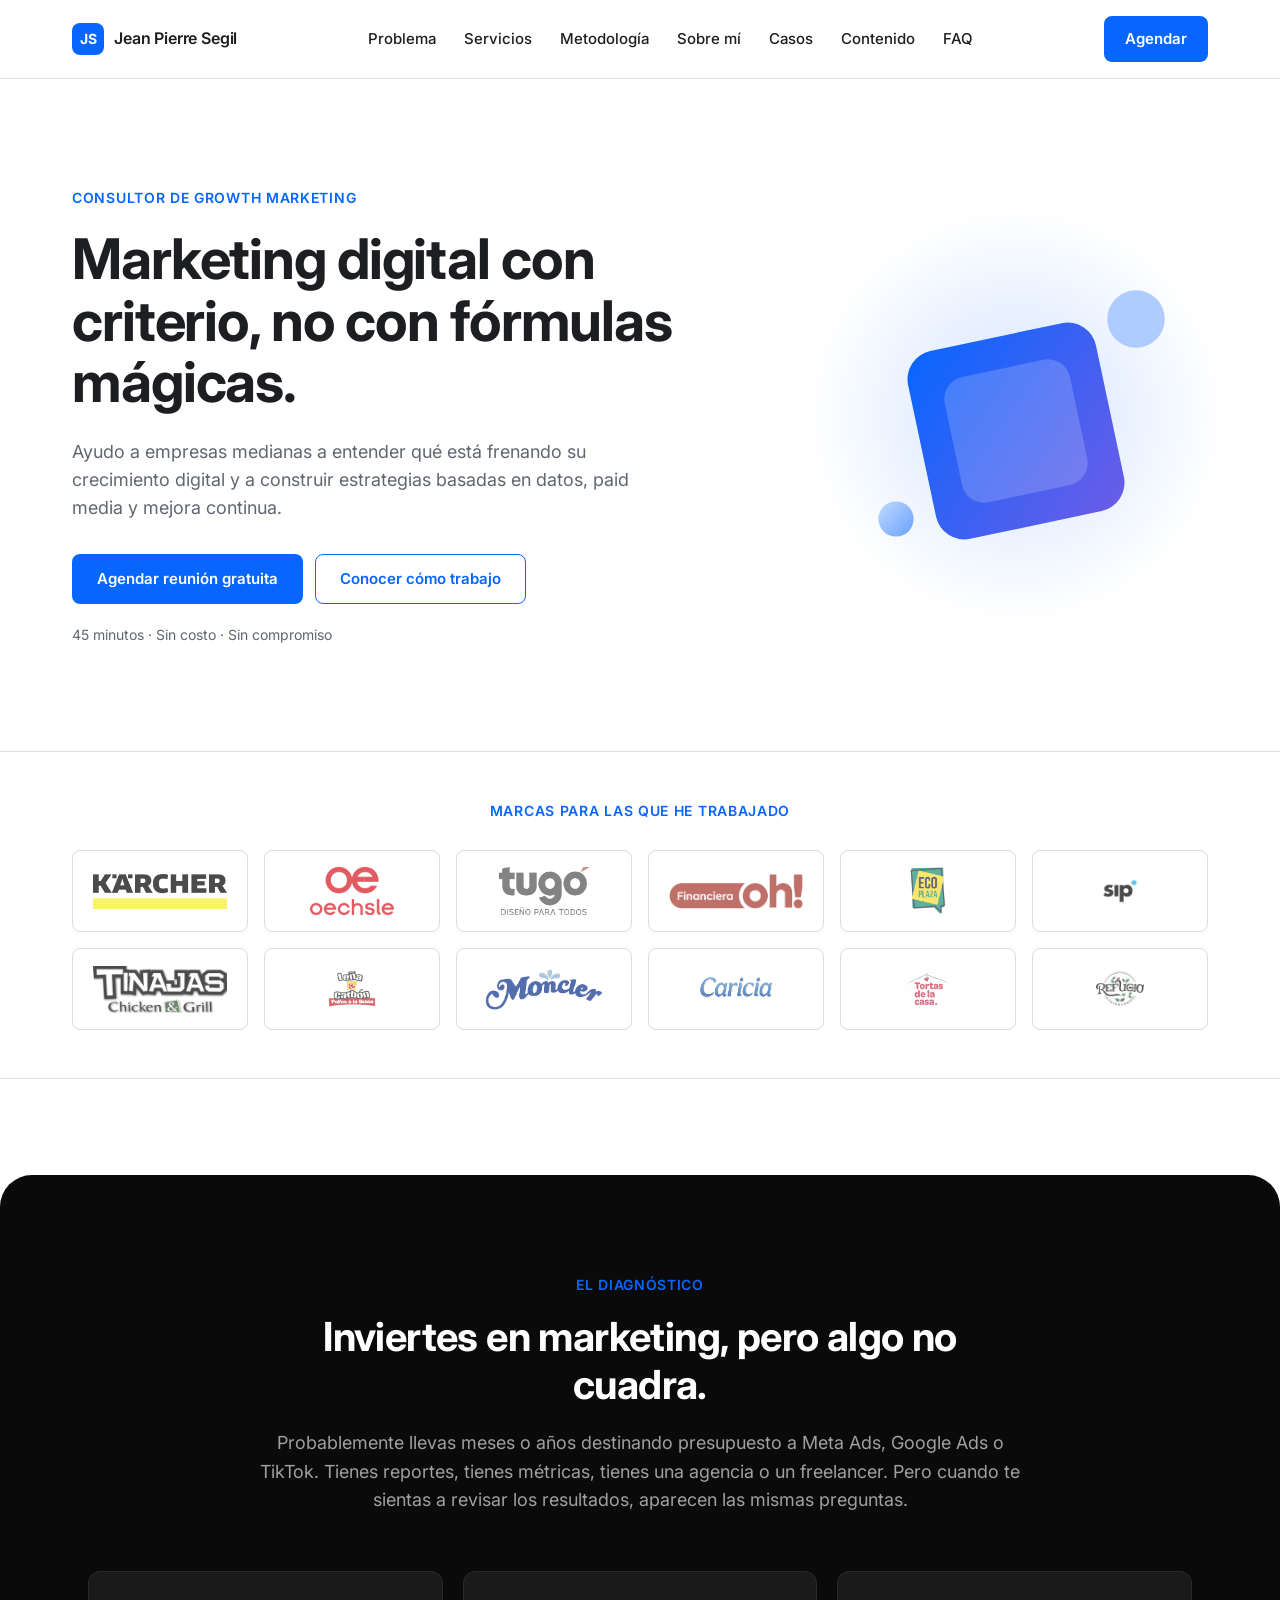
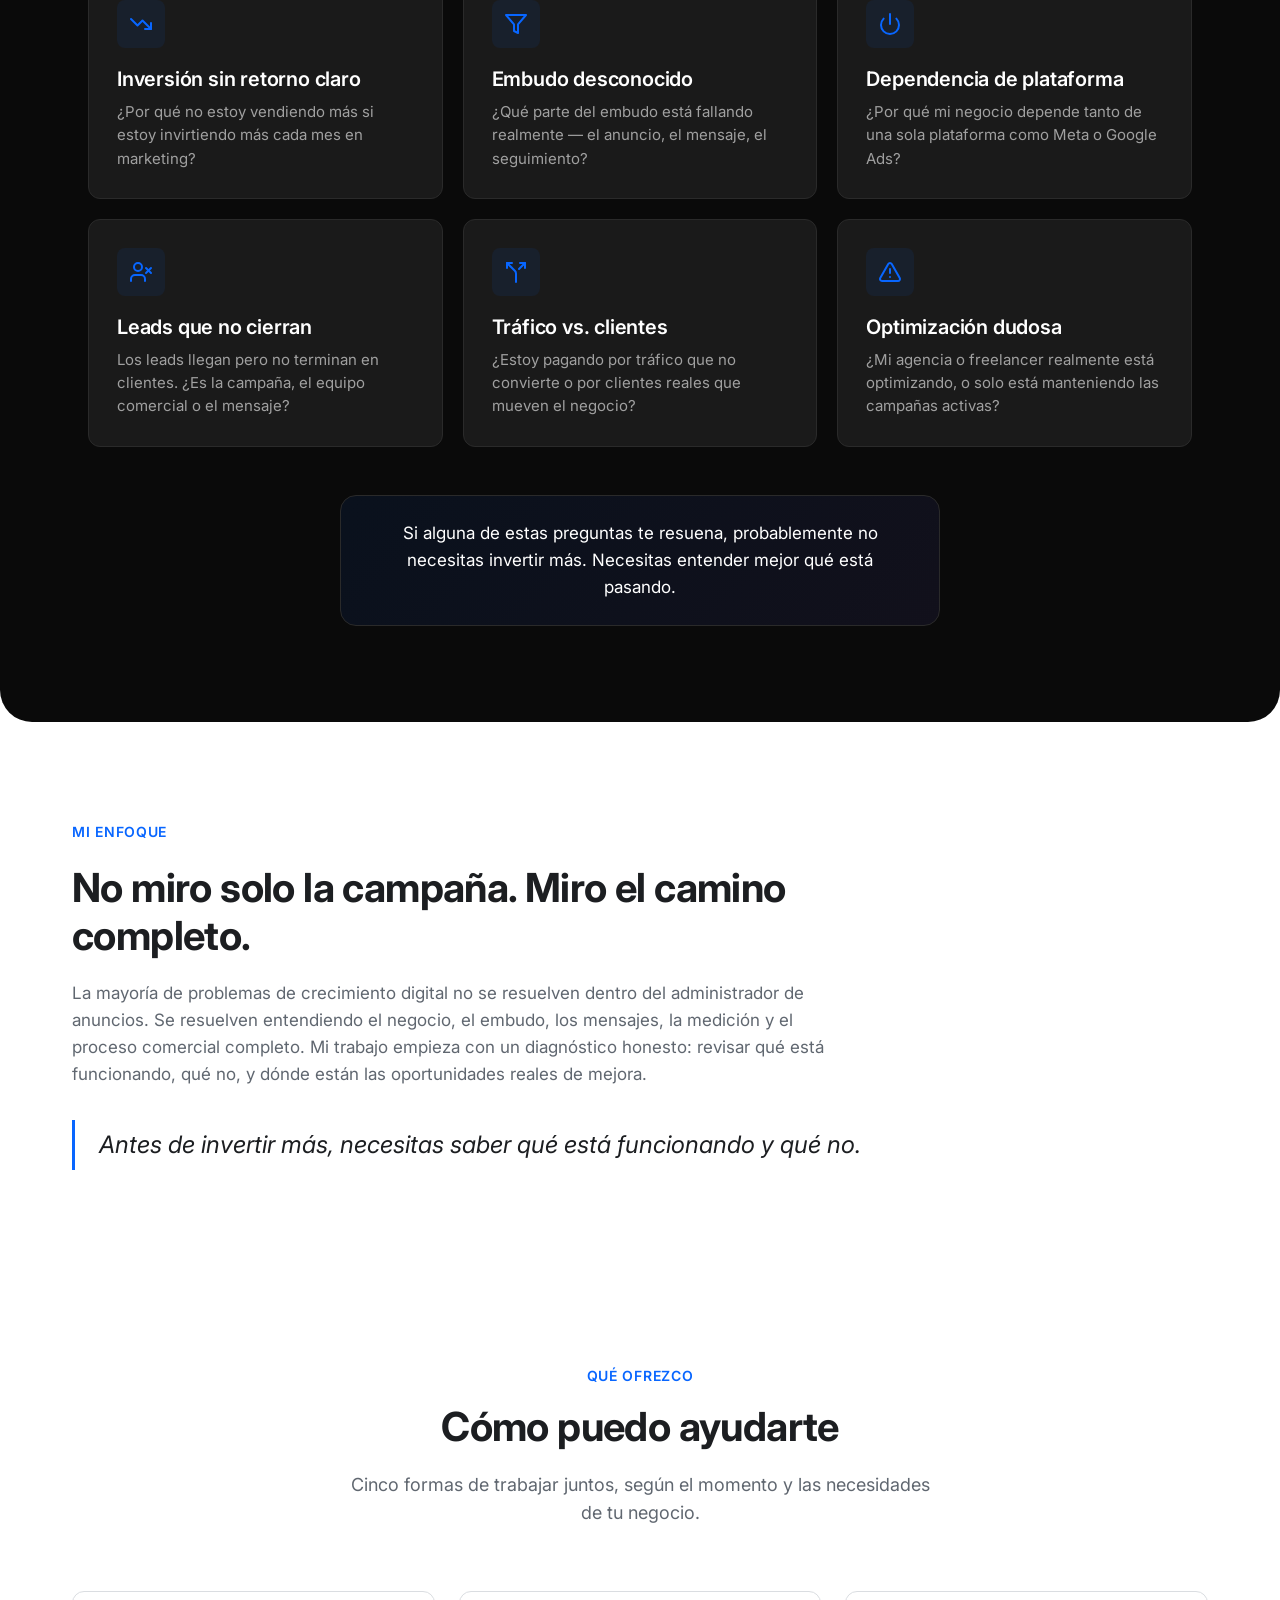
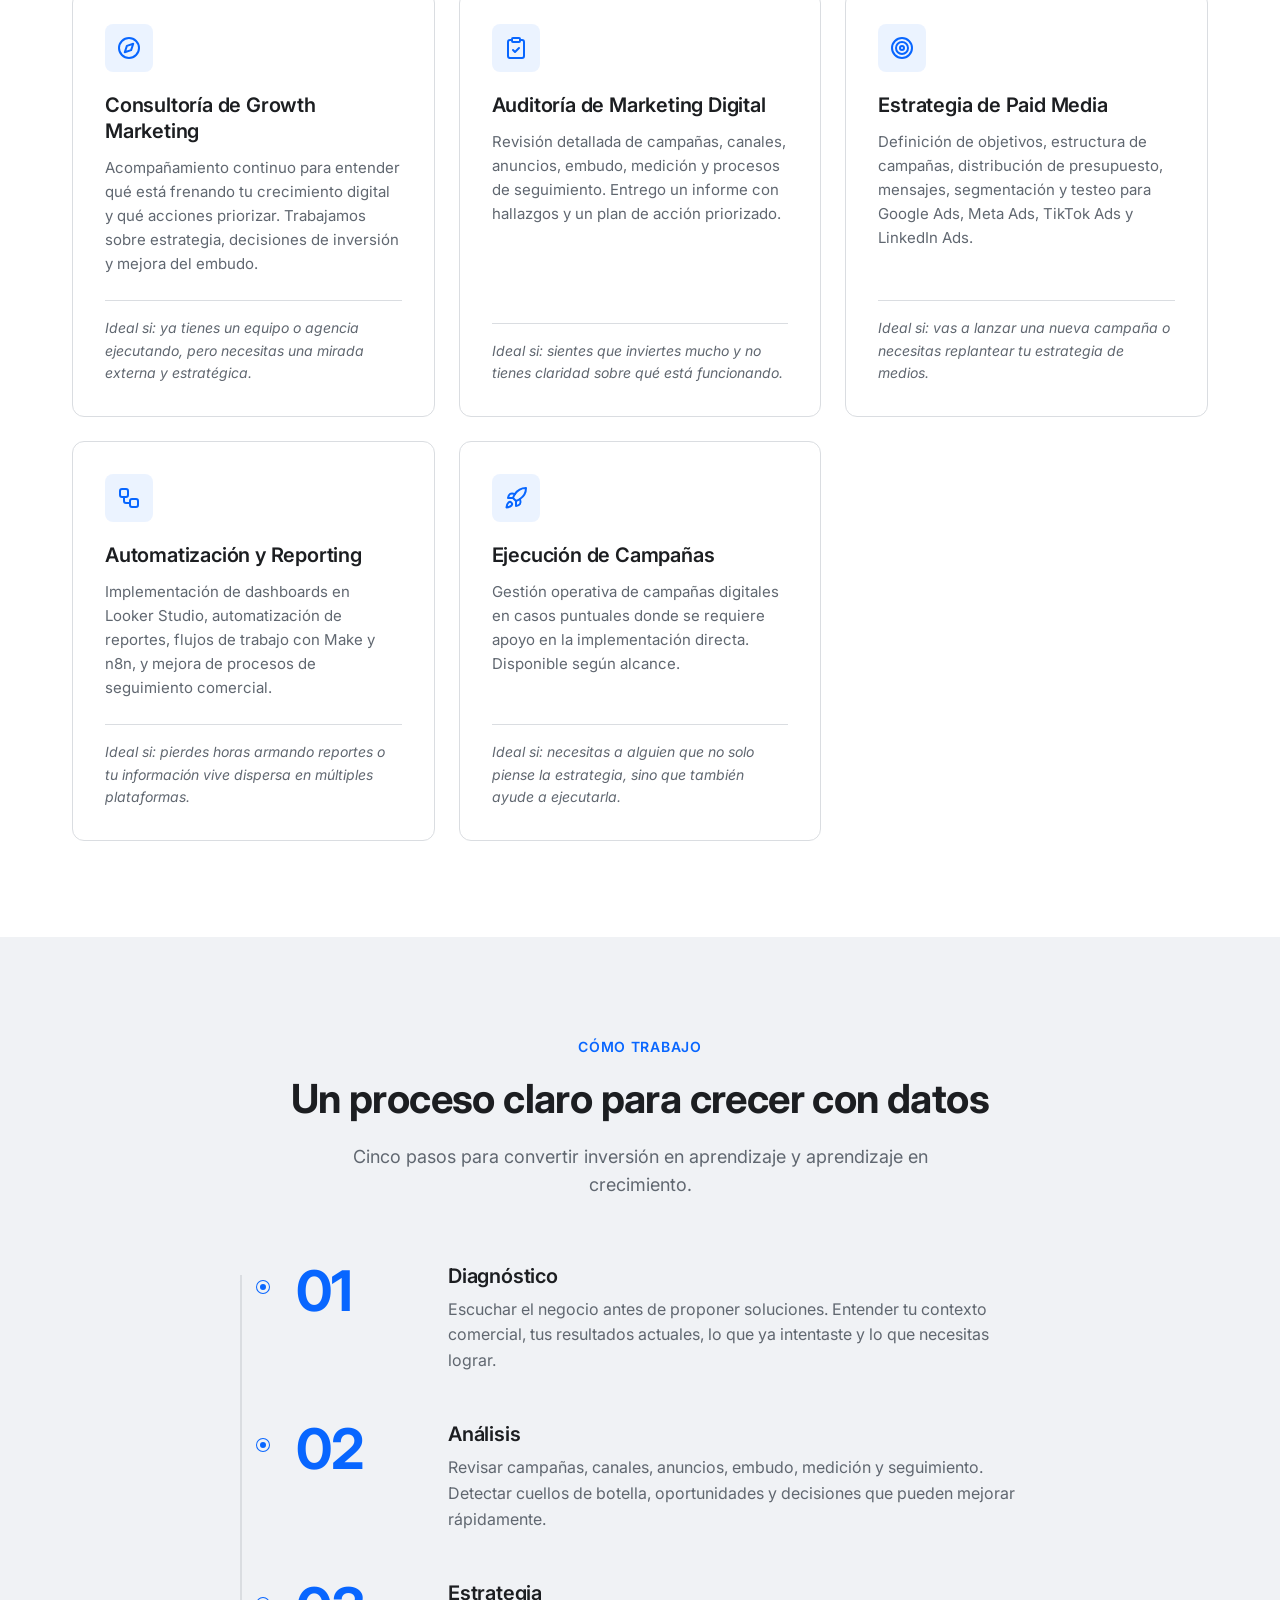
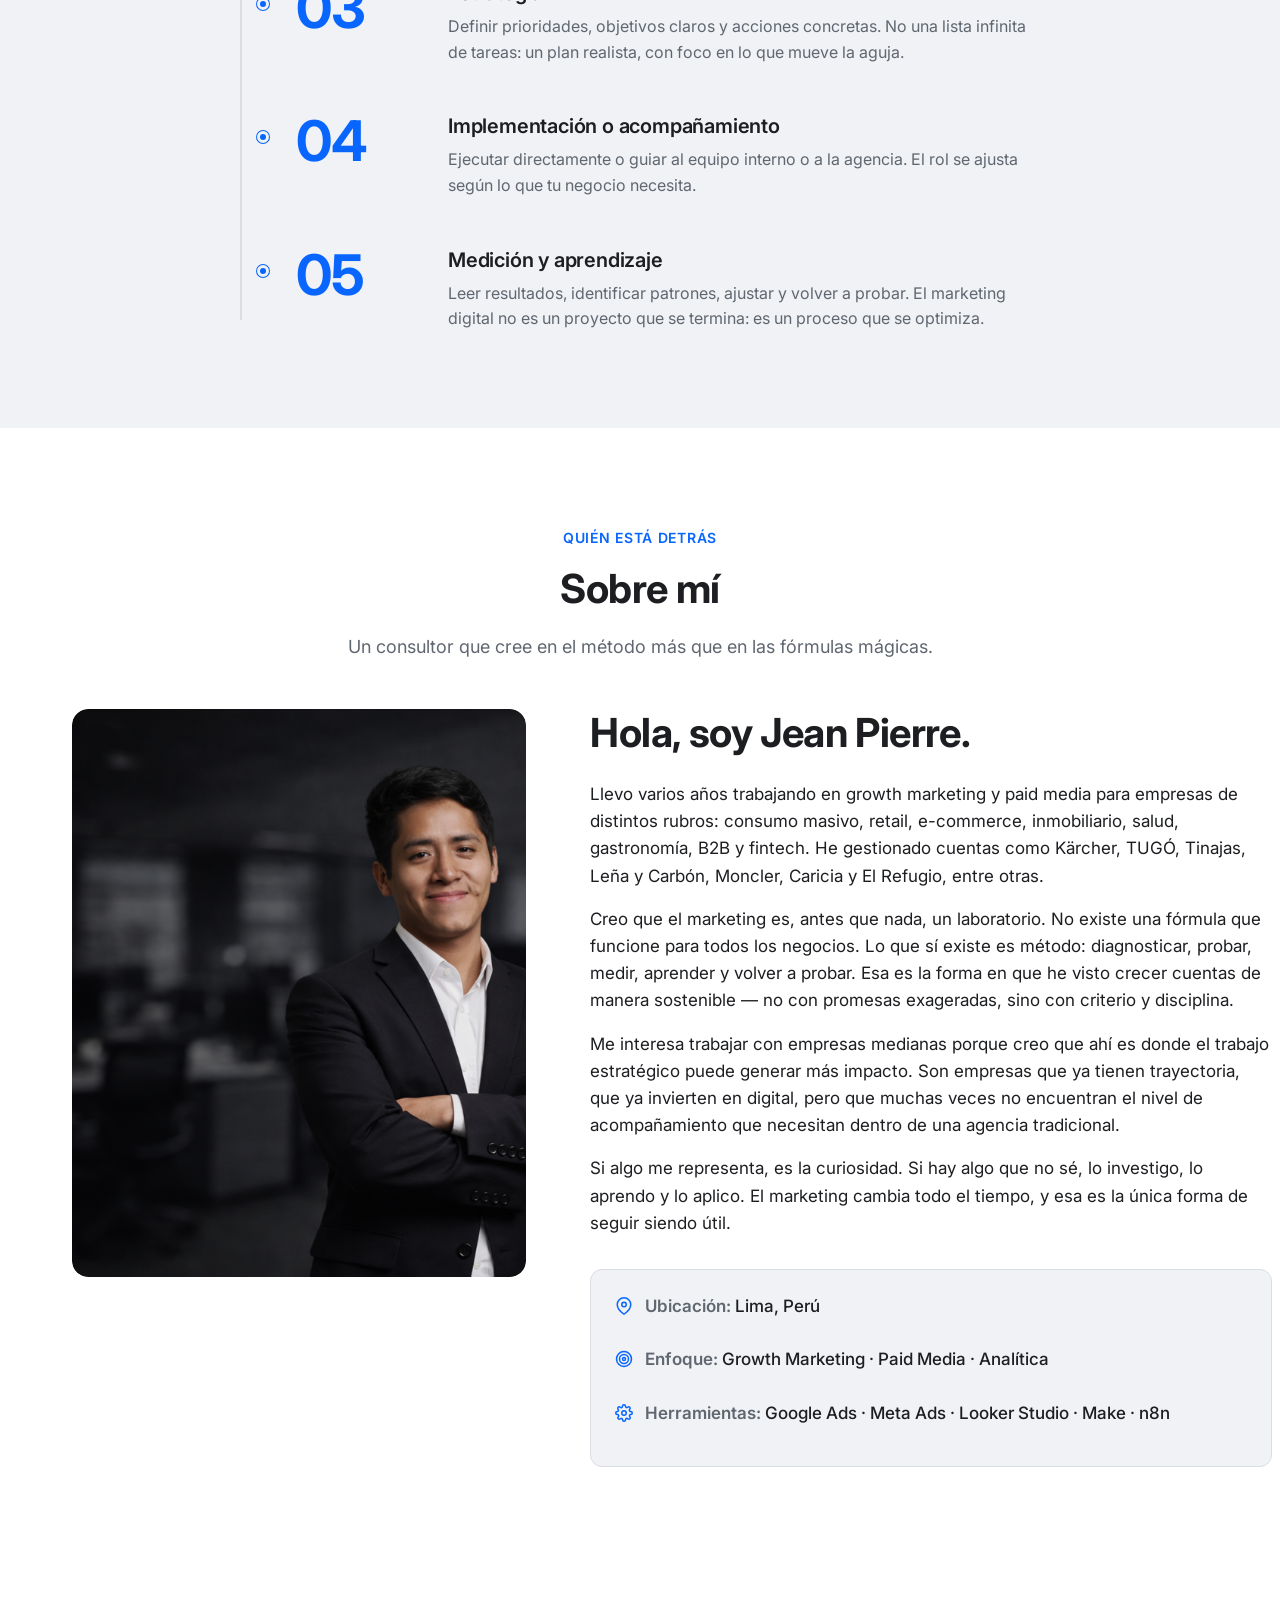
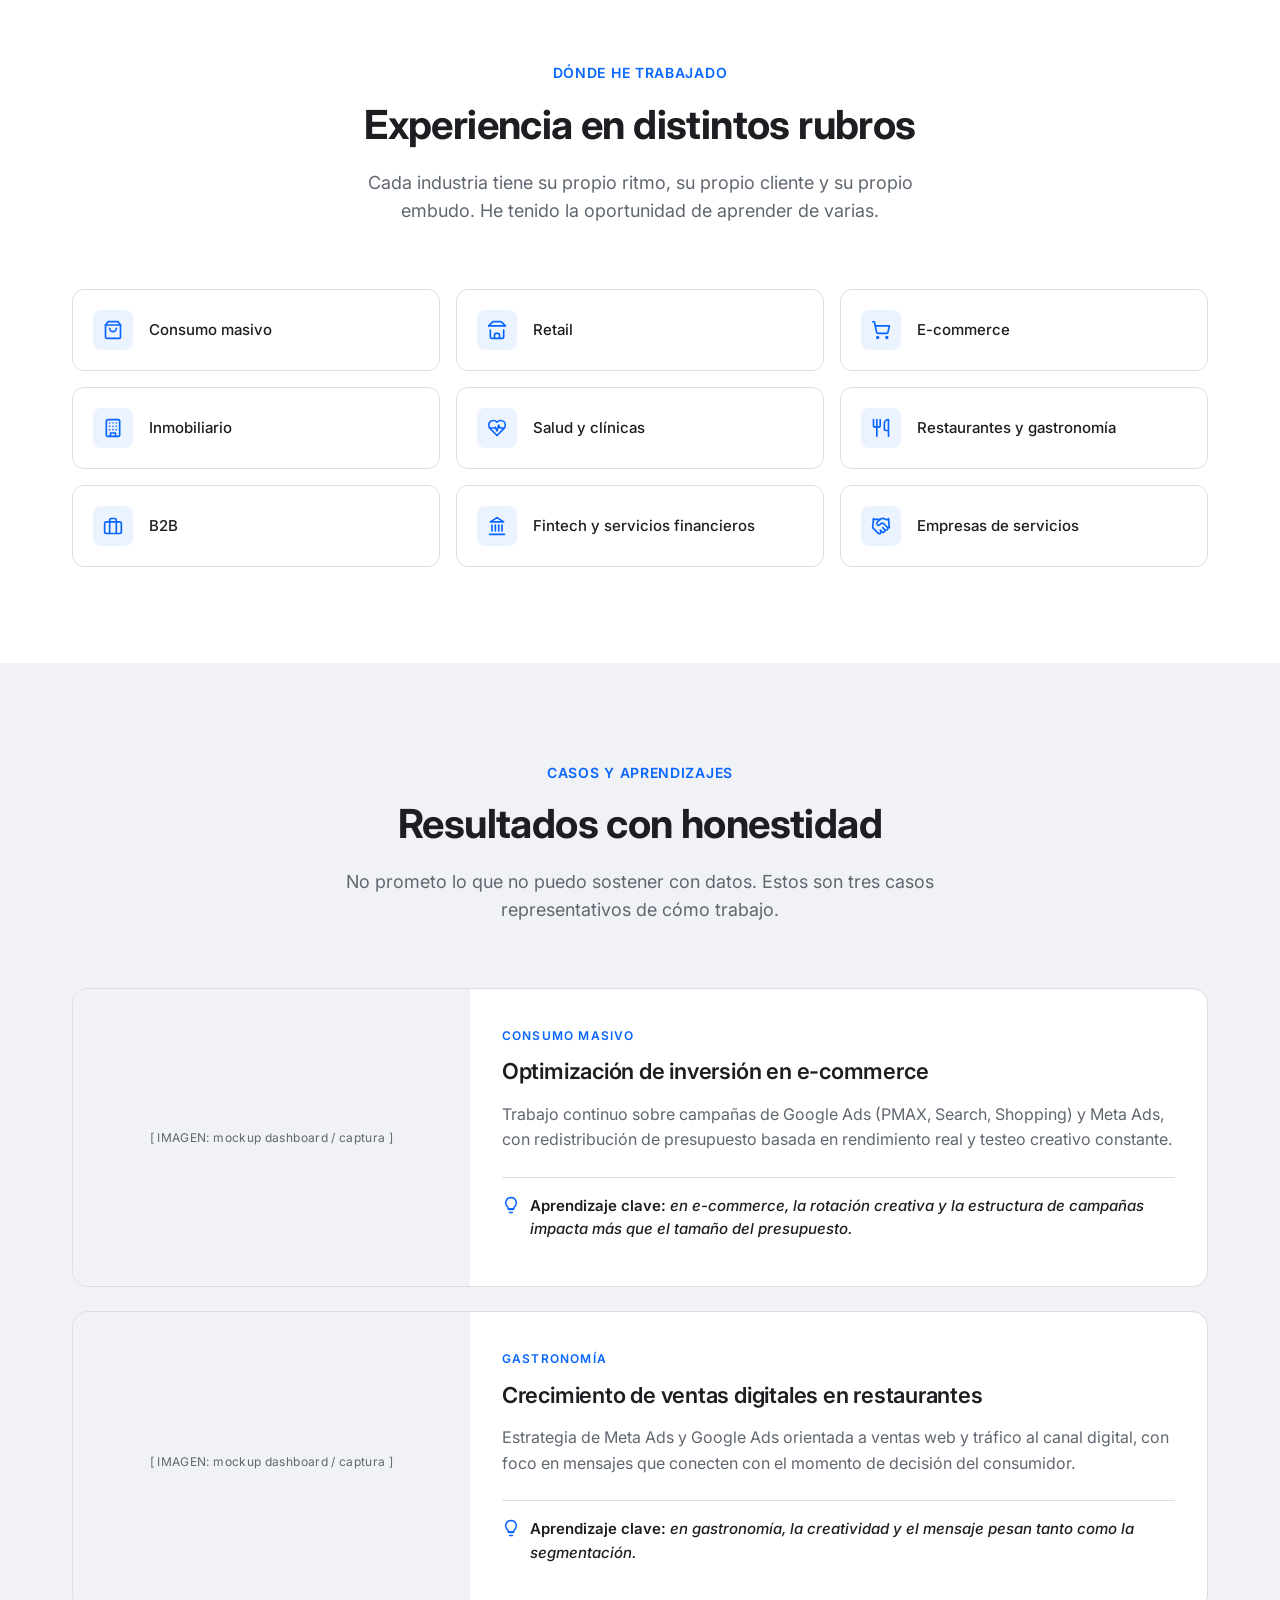
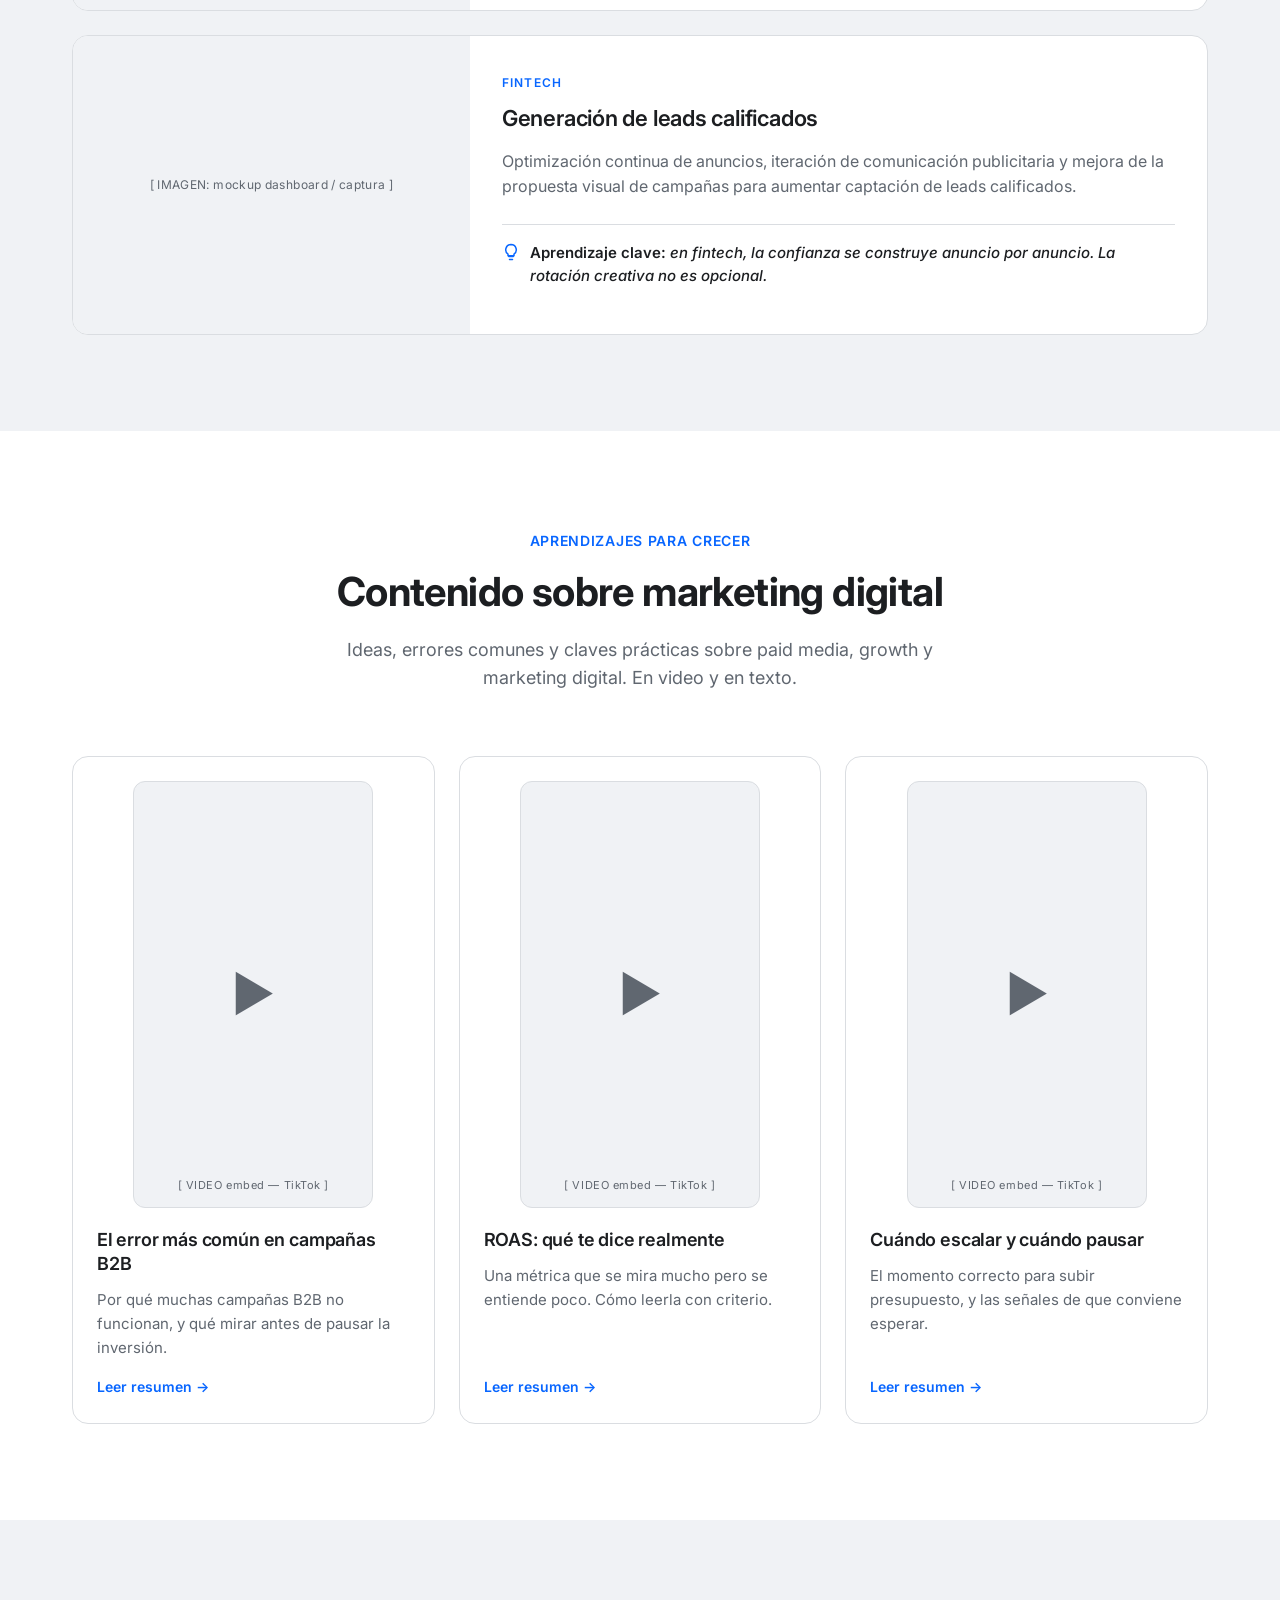
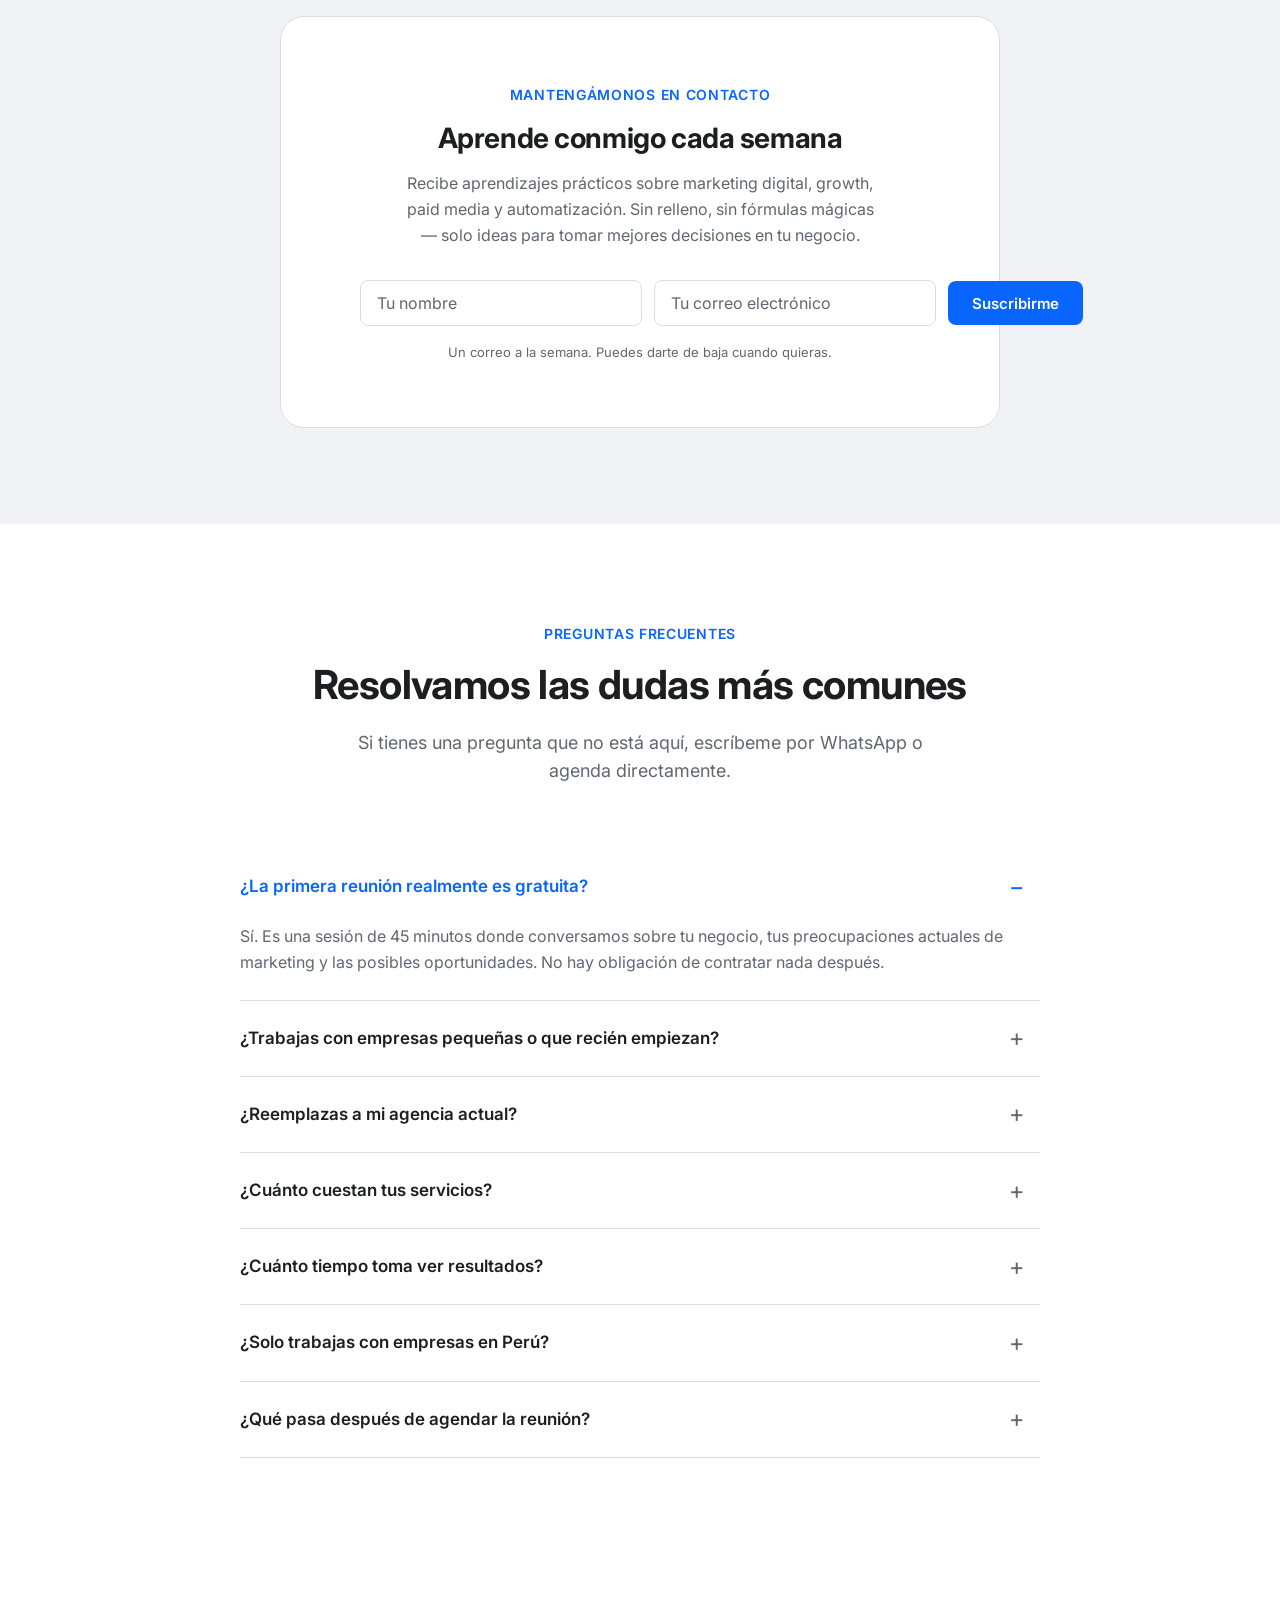
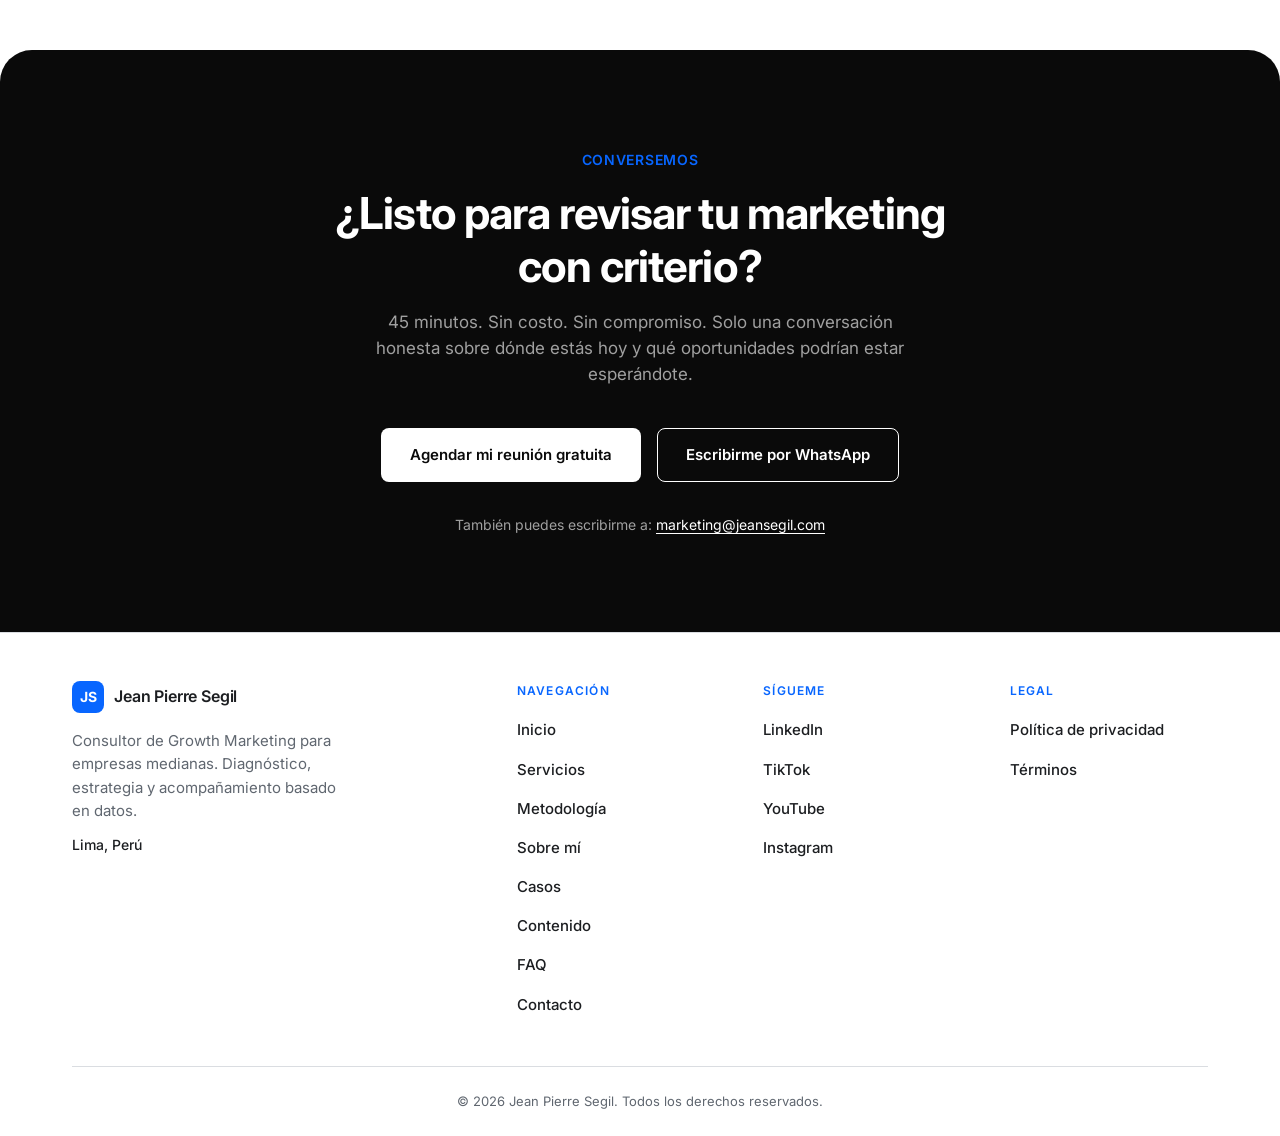
<file: index.html>
<!DOCTYPE html>
<html lang="es">
<head>
  <meta charset="UTF-8">
  <meta name="viewport" content="width=device-width, initial-scale=1.0">
  <meta name="description" content="Consultor de Growth Marketing en Lima, Perú. Ayudo a empresas medianas a entender qué está frenando su crecimiento digital con diagnóstico honesto, estrategia de paid media y mejora continua.">
  <title>Jean Pierre Segil — Consultor de Growth Marketing | Marketing Digital con criterio</title>
  <link rel="icon" type="image/svg+xml" href="data:image/svg+xml,<svg xmlns='http://www.w3.org/2000/svg' viewBox='0 0 32 32'><rect width='32' height='32' rx='6' fill='%230866FF'/><text x='16' y='22' font-family='Inter,system-ui,sans-serif' font-size='14' font-weight='700' fill='white' text-anchor='middle'>JS</text></svg>">

  <!-- Open Graph / Facebook / WhatsApp / LinkedIn -->
  <meta property="og:type" content="website">
  <meta property="og:url" content="https://jeansegil.com/">
  <meta property="og:title" content="Jean Pierre Segil — Consultor de Growth Marketing">
  <meta property="og:description" content="Marketing digital con criterio, no con fórmulas mágicas. Ayudo a empresas medianas a entender qué está frenando su crecimiento digital.">
  <meta property="og:image" content="https://jeansegil.com/assets/og-image.png">
  <meta property="og:locale" content="es_PE">

  <!-- Twitter -->
  <meta name="twitter:card" content="summary_large_image">
  <meta name="twitter:url" content="https://jeansegil.com/">
  <meta name="twitter:title" content="Jean Pierre Segil — Consultor de Growth Marketing">
  <meta name="twitter:description" content="Marketing digital con criterio, no con fórmulas mágicas.">
  <meta name="twitter:image" content="https://jeansegil.com/assets/og-image.png">

  <link rel="preconnect" href="https://fonts.googleapis.com">
  <link rel="preconnect" href="https://fonts.gstatic.com" crossorigin>
  <link href="https://fonts.googleapis.com/css2?family=Inter:wght@400;500;600;700&display=swap" rel="stylesheet">
  <style>
    /* =========================================================
       WIREFRAME — Dirección visual 5 (final)
       Tanda 1: secciones 1-5 con diseño aprobado.
       Secciones 6-15 mantienen estilos previos por ahora.
       ========================================================= */

    :root {
      /* Fondos claros */
      --bg-primary: #FFFFFF;
      --bg-secondary: #F0F2F5;
      --text-primary: #1C1E21;
      --text-secondary: #606770;
      --border-light: #DADDE1;

      /* Fondos oscuros */
      --bg-dark: #0A0A0A;
      --bg-dark-card: #1A1A1A;
      --border-dark: #2A2A2A;
      --text-light: #FFFFFF;
      --text-light-secondary: #A0A0A0;

      /* Acento */
      --accent: #0866FF;
      --accent-hover: #0052CC;
      --accent-bg-soft: rgba(8, 102, 255, 0.08);
      --accent-bg-soft-strong: rgba(8, 102, 255, 0.18);

      /* Tipografía */
      --font: 'Inter', system-ui, -apple-system, sans-serif;

      /* Espaciados */
      --section-padding-desktop: 96px;
      --section-padding-mobile: 64px;
    }

    *, *::before, *::after { box-sizing: border-box; }

    html { scroll-behavior: smooth; }

    body {
      margin: 0;
      font-family: var(--font);
      font-size: 17px;
      line-height: 1.6;
      color: var(--text-primary);
      background: var(--bg-primary);
      -webkit-font-smoothing: antialiased;
    }

    .container {
      max-width: 1200px;
      margin: 0 auto;
      padding: 0 32px;
    }

    section {
      padding: var(--section-padding-desktop) 0;
      scroll-margin-top: 80px;
    }

    /* Tipografía */
    h1 {
      font-family: var(--font);
      font-size: clamp(2rem, 5vw, 3.5rem);
      font-weight: 700;
      line-height: 1.1;
      letter-spacing: -0.02em;
      margin: 0 0 24px;
      color: var(--text-primary);
    }
    h2 {
      font-family: var(--font);
      font-size: clamp(1.75rem, 3.5vw, 2.5rem);
      font-weight: 700;
      line-height: 1.2;
      letter-spacing: -0.015em;
      margin: 0 0 20px;
      color: var(--text-primary);
    }
    h3 {
      font-family: var(--font);
      font-size: 1.25rem;
      font-weight: 600;
      line-height: 1.3;
      letter-spacing: -0.01em;
      margin: 0 0 8px;
      color: var(--text-primary);
    }
    p {
      font-size: 1.0625rem;
      line-height: 1.6;
      color: var(--text-secondary);
      margin: 0 0 16px;
    }
    .eyebrow {
      display: inline-block;
      font-size: 0.875rem;
      font-weight: 600;
      letter-spacing: 0.05em;
      text-transform: uppercase;
      color: var(--accent);
      margin-bottom: 20px;
    }
    .subtitle {
      font-size: 1.125rem;
      line-height: 1.55;
      color: var(--text-secondary);
      margin: 0 0 32px;
    }
    .micro {
      font-size: 0.875rem;
      color: var(--text-secondary);
      margin: 0;
    }

    /* Botones */
    .btn {
      display: inline-flex;
      align-items: center;
      gap: 8px;
      font-family: var(--font);
      font-size: 0.9375rem;
      font-weight: 600;
      padding: 12px 24px;
      text-decoration: none;
      border-radius: 8px;
      border: 1px solid transparent;
      transition: all 0.2s ease;
      cursor: pointer;
      background: transparent;
      color: var(--text-primary);
    }
    .btn-primary {
      background: var(--accent);
      color: #fff;
    }
    .btn-primary:hover {
      background: var(--accent-hover);
      box-shadow: 0 4px 12px rgba(8, 102, 255, 0.25);
    }
    .btn-secondary {
      background: transparent;
      color: var(--accent);
      border-color: var(--accent);
    }
    .btn-secondary:hover {
      background: var(--accent-bg-soft);
    }

    /* Wrapper de íconos Lucide en tarjetas */
    .card-icon-wrapper {
      width: 48px;
      height: 48px;
      background: var(--accent-bg-soft);
      border-radius: 8px;
      display: flex;
      align-items: center;
      justify-content: center;
      color: var(--accent);
      margin-bottom: 20px;
      flex-shrink: 0;
    }
    .card-icon-wrapper svg { display: block; }

    /* Placeholders genéricos (heredados, ahora más sobrios) */
    .placeholder {
      border: 1px dashed var(--border-light);
      border-radius: 12px;
      background: var(--bg-secondary);
      color: var(--text-secondary);
      display: flex;
      align-items: center;
      justify-content: center;
      text-align: center;
      font-size: 0.75rem;
      letter-spacing: 0.03em;
      padding: 16px;
      min-height: 80px;
    }
    .placeholder-img { aspect-ratio: 4/3; }
    .placeholder-video { aspect-ratio: 16/9; }
    .placeholder-logo { height: 60px; }
    .placeholder-icon {
      width: 48px;
      height: 48px;
      min-height: 48px;
      border-radius: 8px;
      background: var(--accent-bg-soft);
      border: 1px dashed var(--accent-bg-soft-strong);
      color: var(--accent);
      font-size: 0.625rem;
      font-weight: 600;
      flex-shrink: 0;
      padding: 4px;
    }

    /* ========== NAV ========== */
    .nav {
      position: sticky;
      top: 0;
      z-index: 100;
      background: var(--bg-primary);
      border-bottom: 1px solid var(--border-light);
    }
    .nav-inner {
      display: grid;
      grid-template-columns: auto 1fr auto;
      align-items: center;
      padding: 16px 32px;
      max-width: 1200px;
      margin: 0 auto;
      gap: 32px;
    }
    .brand {
      display: inline-flex;
      align-items: center;
      gap: 10px;
      text-decoration: none;
      color: var(--text-primary);
    }
    .brand-mark {
      width: 32px;
      height: 32px;
      border-radius: 8px;
      background: var(--accent);
      display: grid;
      place-items: center;
      color: #fff;
      font-weight: 700;
      font-size: 14px;
      flex-shrink: 0;
    }
    .brand-name {
      font-size: 16px;
      font-weight: 600;
      color: var(--text-primary);
      letter-spacing: -0.01em;
    }
    .nav-links {
      display: flex;
      align-items: center;
      justify-content: center;
    }
    .nav-menu {
      display: flex;
      gap: 28px;
      list-style: none;
      margin: 0;
      padding: 0;
    }
    .nav-menu a {
      font-family: var(--font);
      font-size: 15px;
      font-weight: 500;
      color: var(--text-primary);
      text-decoration: none;
      transition: color 0.2s ease;
    }
    .nav-menu a:hover { color: var(--accent); }
    .nav-cta {
      font-size: 15px;
      font-weight: 600;
      padding: 10px 20px;
      background: var(--accent);
      color: #fff;
      text-decoration: none;
      border-radius: 8px;
      transition: all 0.2s ease;
      white-space: nowrap;
      border: 1px solid transparent;
    }
    .nav-cta:hover {
      background: var(--accent-hover);
      box-shadow: 0 4px 12px rgba(8, 102, 255, 0.25);
    }
    .nav-toggle { display: none; }
    .nav-hamburger {
      display: none;
      width: 44px;
      height: 44px;
      cursor: pointer;
      flex-direction: column;
      align-items: center;
      justify-content: center;
      gap: 5px;
      position: relative;
      z-index: 95;
    }
    .nav-hamburger span {
      display: block;
      width: 22px;
      height: 2px;
      background: var(--text-primary);
      border-radius: 2px;
      transition: transform 0.2s, opacity 0.2s;
    }

    /* ========== HERO ========== */
    .hero {
      padding: var(--section-padding-desktop) 0;
    }
    .hero-grid {
      display: grid;
      grid-template-columns: 55% 45%;
      gap: 64px;
      align-items: center;
    }
    .hero-text .subtitle {
      max-width: 560px;
    }
    .hero-ctas {
      display: flex;
      gap: 12px;
      margin-bottom: 20px;
      flex-wrap: wrap;
    }
    .hero-visual {
      display: flex;
      align-items: center;
      justify-content: center;
    }
    .hero-illustration {
      width: 100%;
      max-width: 480px;
      height: auto;
      display: block;
      margin: 0 auto;
    }

    /* ========== MARCAS ========== */
    #marcas {
      padding: 48px 0;
      border-top: 1px solid var(--border-light);
      border-bottom: 1px solid var(--border-light);
    }
    .marcas-title {
      text-align: center;
      font-size: 0.875rem;
      font-weight: 600;
      letter-spacing: 0.05em;
      text-transform: uppercase;
      color: var(--accent);
      margin: 0 0 28px;
    }
    .marcas-row {
      display: grid;
      grid-template-columns: repeat(6, 1fr);
      gap: 16px;
    }
    .logo-item {
      background: var(--bg-primary);
      border: 1px solid var(--border-light);
      border-radius: 8px;
      padding: 16px 20px;
      display: flex;
      align-items: center;
      justify-content: center;
      min-height: 80px;
      transition: all 0.2s ease;
    }
    .logo-item img {
      max-width: 100%;
      max-height: 48px;
      object-fit: contain;
      opacity: 0.7;
      filter: grayscale(20%);
      transition: all 0.2s ease;
    }
    .logo-item:hover img {
      opacity: 1;
      filter: grayscale(0%);
    }

    /* ========== PROBLEMA — bloque oscuro (isla) ========== */
    .problema-wrap {
      padding-top: var(--section-padding-desktop);
      background: var(--bg-primary);
    }
    #problema {
      background: var(--bg-dark);
      color: var(--text-light);
      border-radius: 32px 32px 32px 32px;
      padding: var(--section-padding-desktop) 0;
      scroll-margin-top: 80px;
    }
    #problema .container {
      padding: 0 48px;
    }
    .problema-head {
      text-align: center;
      max-width: 760px;
      margin: 0 auto 56px;
    }
    .problema-head h2 {
      color: var(--text-light);
    }
    .problema-head .eyebrow {
      margin-bottom: 16px;
    }
    .problema-head p {
      color: var(--text-light-secondary);
      font-size: 1.125rem;
    }
    .problema-grid {
      display: grid;
      grid-template-columns: repeat(3, 1fr);
      gap: 20px;
      margin-bottom: 48px;
    }
    .problema-item {
      background: var(--bg-dark-card);
      border: 1px solid var(--border-dark);
      border-radius: 12px;
      padding: 28px;
      transition: all 0.2s ease;
    }
    .problema-item:hover {
      border-color: var(--accent);
    }
    .problema-item .card-icon-wrapper {
      background: var(--accent-bg-soft);
      color: var(--accent);
      margin: 0 0 18px;
    }
    .problema-item h3 {
      color: var(--text-light);
      margin: 0 0 8px;
    }
    .problema-item p {
      font-size: 0.9375rem;
      line-height: 1.55;
      color: var(--text-light-secondary);
      margin: 0;
    }
    .problema-cierre {
      max-width: 600px;
      margin: 0 auto;
      padding: 24px 32px;
      text-align: center;
      background: linear-gradient(135deg, rgba(8, 102, 255, 0.08) 0%, rgba(108, 92, 231, 0.08) 100%);
      border: 1px solid var(--border-dark);
      border-radius: 16px;
      font-size: 1.0625rem;
      line-height: 1.6;
      color: var(--text-light);
      font-weight: 400;
    }

    /* ========== PROPUESTA DE VALOR ========== */
    #propuesta-valor {
      padding-top: var(--section-padding-desktop);
    }
    .pv-head {
      max-width: 760px;
      margin-bottom: 32px;
    }
    .pullquote {
      border: 0;
      border-left: 3px solid var(--accent);
      padding: 8px 0 8px 24px;
      margin: 32px 0 0;
      max-width: 820px;
    }
    .pullquote p {
      margin: 0;
      font-size: 1.5rem;
      line-height: 1.4;
      color: var(--text-primary);
      font-style: italic;
      font-weight: 400;
    }

    /* ========== SERVICIOS ========== */
    .section-head-center {
      text-align: center;
      max-width: 720px;
      margin: 0 auto 64px;
    }
    .section-head-center .eyebrow { margin-bottom: 16px; }
    .section-head-center .subtitle {
      margin-bottom: 0;
      max-width: 600px;
      margin-left: auto;
      margin-right: auto;
    }
    .servicios-grid {
      display: grid;
      grid-template-columns: repeat(3, 1fr);
      gap: 24px;
    }
    .servicio-card {
      background: var(--bg-primary);
      border: 1px solid var(--border-light);
      border-radius: 12px;
      padding: 32px;
      display: flex;
      flex-direction: column;
      transition: all 0.2s ease;
    }
    .servicio-card:hover {
      border-color: var(--accent);
      transform: translateY(-2px);
      box-shadow: 0 8px 24px rgba(0,0,0,0.04);
    }
    .servicio-card .placeholder-icon {
      margin-bottom: 20px;
    }
    .servicio-card h3 {
      margin: 0 0 12px;
    }
    .servicio-card .servicio-desc {
      margin: 0;
      flex-grow: 1;
      font-size: 0.9375rem;
      line-height: 1.6;
      color: var(--text-secondary);
    }
    .servicio-divider {
      height: 1px;
      background: var(--border-light);
      border: 0;
      margin: 24px 0 0;
    }
    .servicio-ideal {
      font-size: 0.875rem;
      color: var(--text-secondary);
      font-style: italic;
      margin: 16px 0 0;
    }

    /* ========== METODOLOGÍA ========== */
    #metodologia {
      background: var(--bg-secondary);
    }
    .timeline {
      position: relative;
      max-width: 800px;
      margin: 0 auto;
      padding-left: 24px;
    }
    .timeline::before {
      content: "";
      position: absolute;
      left: 0;
      top: 12px;
      bottom: 12px;
      width: 2px;
      background: var(--border-light);
    }
    .timeline-step {
      position: relative;
      display: grid;
      grid-template-columns: 120px 1fr;
      gap: 32px;
      align-items: flex-start;
      padding: 0 0 48px 32px;
    }
    .timeline-step:last-child { padding-bottom: 0; }
    .timeline-step::before {
      content: "";
      position: absolute;
      left: -7px;
      top: 18px;
      width: 12px;
      height: 12px;
      border-radius: 50%;
      background: var(--accent);
      border: 3px solid var(--bg-secondary);
      box-shadow: 0 0 0 1px var(--accent);
    }
    .timeline-number {
      font-size: 56px;
      font-weight: 700;
      line-height: 1;
      color: var(--accent);
      letter-spacing: -0.02em;
    }
    .timeline-body h3 {
      margin: 0 0 8px;
    }
    .timeline-body p {
      margin: 0;
      font-size: 1rem;
      line-height: 1.6;
      color: var(--text-secondary);
    }

    /* ========== SOBRE MÍ ========== */
    #sobre-mi .section-head-center {
      margin-bottom: 48px;
    }
    .sobre-grid {
      display: grid;
      grid-template-columns: 40% 60%;
      gap: 64px;
      align-items: flex-start;
    }
    .sobre-img {
      aspect-ratio: 4/5;
      width: 100%;
      border-radius: 16px;
      overflow: hidden;
      display: block;
    }
    .sobre-img img {
      width: 100%;
      height: 100%;
      object-fit: cover;
      display: block;
      border-radius: 16px;
    }
    .sobre-text h2 {
      margin: 0 0 24px;
    }
    .sobre-text p {
      margin: 0 0 16px;
      font-size: 1.0625rem;
      line-height: 1.6;
      color: var(--text-primary);
    }
    .sobre-ficha {
      background: var(--bg-secondary);
      border: 1px solid var(--border-light);
      border-radius: 12px;
      padding: 24px;
      margin-top: 32px;
      display: flex;
      flex-direction: column;
      gap: 12px;
    }
    .sobre-ficha-item {
      font-size: 0.9375rem;
      color: var(--text-primary);
      font-weight: 500;
      margin: 0;
      display: flex;
      align-items: flex-start;
      gap: 12px;
    }
    .sobre-ficha-item > span {
      flex: 1;
      min-width: 0;
      word-wrap: break-word;
      overflow-wrap: break-word;
      line-height: 1.5;
    }
    .sobre-ficha-item strong {
      color: var(--text-secondary);
      font-weight: 600;
    }
    .ficha-icon {
      width: 18px;
      height: 18px;
      flex-shrink: 0;
      color: var(--accent);
      margin-top: 3px;
    }

    /* ========== EXPERIENCIA ========== */
    .exp-grid {
      display: grid;
      grid-template-columns: repeat(3, 1fr);
      gap: 16px;
    }
    .exp-item {
      display: flex;
      align-items: center;
      gap: 16px;
      border: 1px solid var(--border-light);
      border-radius: 12px;
      background: var(--bg-primary);
      padding: 20px;
      transition: border-color 0.2s ease;
    }
    .exp-item:hover {
      border-color: var(--accent);
    }
    .exp-item .card-icon-wrapper {
      width: 40px;
      height: 40px;
      margin-bottom: 0;
    }
    .problema-item .card-icon-wrapper {
      margin-bottom: 18px;
    }
    .servicio-card .card-icon-wrapper { margin-bottom: 20px; }
    .exp-item p {
      margin: 0;
      font-size: 0.9375rem;
      color: var(--text-primary);
      font-weight: 500;
    }

    /* ========== CASOS ========== */
    #casos {
      background: var(--bg-secondary);
    }
    .casos-lista {
      display: flex;
      flex-direction: column;
      gap: 24px;
    }
    .caso-card {
      display: grid;
      grid-template-columns: 35% 65%;
      gap: 0;
      border: 1px solid var(--border-light);
      border-radius: 16px;
      background: var(--bg-primary);
      overflow: hidden;
      transition: box-shadow 0.2s ease;
    }
    .caso-card:hover {
      box-shadow: 0 8px 24px rgba(0,0,0,0.06);
    }
    .caso-img {
      aspect-ratio: 4/3;
      width: 100%;
      border: 0;
      border-radius: 0;
      background: var(--bg-secondary);
      color: var(--text-secondary);
    }
    .caso-body {
      padding: 32px;
    }
    .caso-body .caso-tag {
      display: inline-block;
      font-size: 0.75rem;
      letter-spacing: 0.1em;
      text-transform: uppercase;
      color: var(--accent);
      margin-bottom: 12px;
      font-weight: 600;
    }
    .caso-body h3 {
      margin: 0 0 16px;
      font-size: 1.375rem;
    }
    .caso-body .caso-desc {
      margin: 0;
      font-size: 1rem;
      line-height: 1.6;
      color: var(--text-secondary);
    }
    .caso-divider {
      height: 1px;
      background: var(--border-light);
      border: 0;
      margin: 24px 0 16px;
    }
    .caso-learning {
      font-size: 0.9375rem;
      font-style: italic;
      font-weight: 500;
      color: var(--text-primary);
      margin: 0;
      display: flex;
      gap: 10px;
      align-items: flex-start;
      line-height: 1.55;
    }
    .caso-learning-icon {
      width: 18px;
      height: 18px;
      flex-shrink: 0;
      color: var(--accent);
      margin-top: 2px;
    }
    .caso-learning strong {
      font-style: normal;
      font-weight: 600;
      color: var(--text-primary);
    }

    /* ========== CONTENIDO ========== */
    .contenido-grid {
      display: grid;
      grid-template-columns: repeat(3, 1fr);
      gap: 24px;
    }
    .contenido-card {
      border: 1px solid var(--border-light);
      border-radius: 16px;
      background: var(--bg-primary);
      padding: 24px;
      display: flex;
      flex-direction: column;
      transition: all 0.2s ease;
    }
    .contenido-card:hover {
      border-color: var(--accent);
      transform: translateY(-2px);
      box-shadow: 0 8px 24px rgba(0,0,0,0.04);
    }
    .contenido-video {
      position: relative;
      width: 100%;
      max-width: 240px;
      aspect-ratio: 9/16;
      margin: 0 auto 20px;
      background: var(--bg-secondary);
      border: 1px solid var(--border-light);
      border-radius: 12px;
      overflow: hidden;
    }
    .contenido-video .play-icon {
      position: absolute;
      top: 50%;
      left: 50%;
      transform: translate(-50%, -50%);
      font-size: 48px;
      line-height: 1;
      color: var(--text-secondary);
    }
    .contenido-video .video-label {
      position: absolute;
      bottom: 12px;
      left: 0;
      right: 0;
      text-align: center;
      font-size: 0.6875rem;
      letter-spacing: 0.05em;
      color: var(--text-secondary);
    }
    .contenido-card h3 {
      margin: 0 0 12px;
      font-size: 1.125rem;
      font-weight: 600;
      line-height: 1.35;
    }
    .contenido-card .contenido-desc {
      margin: 0;
      flex-grow: 1;
      font-size: 0.9375rem;
      line-height: 1.6;
      color: var(--text-secondary);
    }
    .contenido-link {
      margin-top: auto;
      padding-top: 16px;
      font-size: 0.875rem;
      font-weight: 600;
      color: var(--accent);
      text-decoration: none;
      transition: color 0.2s ease;
    }
    .contenido-link:hover { color: var(--accent-hover); }

    /* ========== NEWSLETTER ========== */
    #newsletter {
      background: var(--bg-secondary);
    }
    .newsletter-box {
      background: var(--bg-primary);
      border: 1px solid var(--border-light);
      border-radius: 24px;
      padding: 64px 48px;
      text-align: center;
      max-width: 720px;
      margin: 0 auto;
    }
    .newsletter-box .eyebrow { margin-bottom: 16px; }
    .newsletter-box h2 {
      font-size: 1.75rem;
      font-weight: 700;
      margin: 0;
    }
    .newsletter-box p.newsletter-desc {
      max-width: 480px;
      margin: 16px auto 0;
      font-size: 1rem;
      color: var(--text-secondary);
    }
    .newsletter-form {
      display: flex;
      gap: 12px;
      max-width: 560px;
      margin: 32px auto 16px;
      align-items: center;
    }
    .newsletter-form input {
      flex: 1;
      border: 1px solid var(--border-light);
      border-radius: 8px;
      padding: 12px 16px;
      font-family: inherit;
      font-size: 1rem;
      color: var(--text-primary);
      background: var(--bg-primary);
      min-height: 44px;
      transition: border-color 0.2s ease;
    }
    .newsletter-form input:focus {
      border-color: var(--accent);
      outline: none;
    }
    .newsletter-form input::placeholder {
      color: var(--text-secondary);
    }
    .newsletter-form button {
      border: 0;
      background: var(--accent);
      color: #fff;
      border-radius: 8px;
      padding: 12px 24px;
      font-family: inherit;
      font-size: 0.9375rem;
      font-weight: 600;
      cursor: pointer;
      white-space: nowrap;
      min-height: 44px;
      transition: all 0.2s ease;
    }
    .newsletter-form button:hover {
      background: var(--accent-hover);
      box-shadow: 0 4px 12px rgba(8, 102, 255, 0.25);
    }
    .newsletter-micro {
      font-size: 0.8125rem;
      color: var(--text-secondary);
      margin: 0;
    }

    /* ========== FAQ ========== */
    .faq-wrap {
      max-width: 800px;
      margin: 0 auto;
    }
    .faq-wrap details {
      border-bottom: 1px solid var(--border-light);
    }
    .faq-wrap summary {
      list-style: none;
      cursor: pointer;
      padding: 24px 0;
      font-size: 1.0625rem;
      font-weight: 600;
      color: var(--text-primary);
      display: flex;
      justify-content: space-between;
      align-items: center;
      gap: 24px;
      padding-right: 16px;
      transition: color 0.2s ease;
    }
    .faq-wrap summary:hover { color: var(--accent); }
    .faq-wrap summary::-webkit-details-marker { display: none; }
    .faq-wrap summary::after {
      content: "+";
      font-size: 1.5rem;
      font-weight: 400;
      color: var(--text-secondary);
      line-height: 1;
      transition: color 0.2s ease;
    }
    .faq-wrap details[open] summary {
      color: var(--accent);
    }
    .faq-wrap details[open] summary::after {
      content: "−";
      color: var(--accent);
    }
    .faq-wrap .faq-answer {
      margin: 0;
      padding: 0 0 24px;
      color: var(--text-secondary);
      font-size: 1rem;
      line-height: 1.6;
    }

    /* ========== CONTACTO (bloque oscuro de cierre) ========== */
    .contacto-wrap {
      padding-top: var(--section-padding-desktop);
      background: var(--bg-primary);
    }
    .contacto-section {
      background: var(--bg-dark);
      color: var(--text-light);
      border-radius: 32px 32px 0 0;
      padding: var(--section-padding-desktop) 0;
      border-bottom: 0;
    }
    .contacto-inner {
      max-width: 720px;
      margin: 0 auto;
      text-align: center;
      padding: 0 32px;
    }
    .contacto-inner .eyebrow { margin-bottom: 16px; }
    .contacto-inner h2 {
      color: var(--text-light);
      font-size: clamp(2rem, 4vw, 2.75rem);
      font-weight: 700;
      letter-spacing: -0.02em;
      margin: 0;
    }
    .contacto-inner p.contacto-desc {
      color: var(--text-light-secondary);
      max-width: 560px;
      margin: 16px auto 0;
      font-size: 1.0625rem;
      line-height: 1.55;
    }
    .contacto-ctas {
      display: flex;
      justify-content: center;
      gap: 16px;
      margin: 40px 0 32px;
      flex-wrap: wrap;
    }
    .contacto-btn {
      display: inline-flex;
      align-items: center;
      gap: 8px;
      border-radius: 8px;
      padding: 14px 28px;
      font-size: 0.9375rem;
      font-weight: 600;
      text-decoration: none;
      transition: all 0.2s ease;
      border: 1px solid transparent;
    }
    .contacto-btn-primary {
      background: #fff;
      color: var(--bg-dark);
    }
    .contacto-btn-primary:hover {
      transform: translateY(-1px);
      box-shadow: 0 4px 12px rgba(255,255,255,0.15);
    }
    .contacto-btn-secondary {
      background: transparent;
      border-color: #fff;
      color: var(--text-light);
    }
    .contacto-btn-secondary:hover {
      background: rgba(255,255,255,0.1);
    }
    .contacto-micro {
      color: var(--text-light-secondary);
      font-size: 0.875rem;
      margin: 0;
    }
    .contacto-micro a {
      color: var(--text-light);
      text-decoration: underline;
      text-underline-offset: 3px;
    }

    /* ========== FOOTER ========== */
    .footer {
      background: var(--bg-primary);
      border-top: 1px solid var(--border-light);
      padding: 48px 0 24px;
    }
    .footer-grid {
      display: grid;
      grid-template-columns: 2fr 1fr 1fr 1fr;
      gap: 48px;
    }
    .footer-col h4 {
      font-size: 0.75rem;
      font-weight: 600;
      letter-spacing: 0.1em;
      text-transform: uppercase;
      color: var(--accent);
      margin: 0 0 16px;
    }
    .footer-col ul {
      list-style: none;
      padding: 0;
      margin: 0;
      display: flex;
      flex-direction: column;
      gap: 12px;
    }
    .footer-col a {
      color: var(--text-primary);
      text-decoration: none;
      font-size: 0.9375rem;
      font-weight: 500;
      transition: color 0.2s ease;
    }
    .footer-col a:hover { color: var(--accent); }
    .footer-brand { margin-bottom: 16px; }
    .footer-brand-desc {
      font-size: 0.9375rem;
      color: var(--text-secondary);
      margin: 0 0 12px;
      max-width: 280px;
      line-height: 1.55;
    }
    .footer-brand-loc {
      font-size: 0.875rem;
      font-weight: 500;
      color: var(--text-primary);
      margin: 0;
    }
    .footer-bottom {
      margin-top: 48px;
      padding-top: 24px;
      border-top: 1px solid var(--border-light);
      text-align: center;
      font-size: 0.8125rem;
      color: var(--text-secondary);
    }

    /* ========== RESPONSIVE ========== */
    @media (max-width: 1024px) {
      .marcas-row {
        grid-template-columns: repeat(4, 1fr);
      }
    }

    @media (max-width: 900px) {
      .hero { padding: var(--section-padding-mobile) 0; }
      .hero-grid {
        grid-template-columns: 1fr;
        gap: 40px;
      }
      .hero-visual { max-width: 480px; }

      .nav-menu { gap: 20px; }
      .nav-menu a { font-size: 14px; }

      .problema-wrap {
        padding-top: var(--section-padding-mobile);
      }
      #problema {
        padding: var(--section-padding-mobile) 0;
        border-radius: 24px;
      }
      #problema .container {
        padding: 0 24px;
      }
      .problema-grid {
        grid-template-columns: repeat(2, 1fr);
        gap: 16px;
      }

      #propuesta-valor {
        padding-top: var(--section-padding-mobile);
      }
      .pullquote p { font-size: 1.25rem; }

      .servicios-grid { grid-template-columns: repeat(2, 1fr); }

      .timeline-step {
        grid-template-columns: 80px 1fr;
        gap: 20px;
        padding: 0 0 32px 24px;
      }
      .timeline-number { font-size: 40px; }

      .sobre-grid {
        grid-template-columns: 1fr;
        gap: 32px;
      }
      .sobre-img { max-width: 360px; }

      .exp-grid { grid-template-columns: repeat(2, 1fr); }

      .caso-card {
        grid-template-columns: 1fr;
      }
      .caso-body { padding: 24px; }

      .contenido-grid { grid-template-columns: repeat(2, 1fr); }

      .newsletter-box { padding: 48px 32px; }
      .newsletter-form {
        flex-direction: column;
        align-items: stretch;
      }
      .newsletter-form input,
      .newsletter-form button { width: 100%; }

      .contacto-wrap { padding-top: var(--section-padding-mobile); }
      .contacto-section {
        padding: var(--section-padding-mobile) 0;
        border-radius: 24px 24px 0 0;
      }

      .footer-grid {
        grid-template-columns: 1fr 1fr;
        gap: 32px;
      }
    }

    @media (max-width: 768px) {
      /* --- Espaciado vertical general --- */
      section {
        scroll-margin-top: 70px;
      }
      .hero {
        padding: var(--section-padding-mobile) 0;
      }

      /* --- Hero: H1 más compacto --- */
      h1 {
        font-size: clamp(1.75rem, 8vw, 2.5rem);
        line-height: 1.15;
      }

      /* --- Nav: hamburger menu --- */
      .nav-inner {
        display: flex;
        grid-template-columns: none;
        justify-content: flex-start;
        align-items: center;
        gap: 12px;
        padding: 14px 24px;
      }
      .brand { flex-shrink: 1; min-width: 0; }
      .brand-name { font-size: 15px; }
      .nav-hamburger { display: flex; }
      .nav-links {
        position: fixed;
        top: 0;
        left: 0;
        right: 0;
        bottom: 0;
        background: var(--bg-primary);
        flex-direction: column;
        justify-content: center;
        align-items: center;
        gap: 24px;
        padding: 96px 24px 32px;
        z-index: 90;
        transform: translateY(-100%);
        transition: transform 0.25s ease;
        pointer-events: none;
      }
      .nav-toggle:checked ~ .nav-inner .nav-links {
        transform: translateY(0);
        pointer-events: auto;
      }
      .nav-menu {
        flex-direction: column;
        gap: 24px;
        text-align: center;
      }
      .nav-menu a {
        font-size: 20px;
        color: var(--text-primary);
        padding: 8px 16px;
        display: inline-block;
      }
      .nav-cta {
        margin-left: auto;
        font-size: 14px;
        padding: 10px 18px;
        min-height: 44px;
        display: inline-flex;
        align-items: center;
        flex-shrink: 0;
      }
      /* Hamburger → X cuando está abierto */
      .nav-toggle:checked ~ .nav-inner .nav-hamburger span:nth-child(1) {
        transform: translateY(7px) rotate(45deg);
      }
      .nav-toggle:checked ~ .nav-inner .nav-hamburger span:nth-child(2) {
        opacity: 0;
      }
      .nav-toggle:checked ~ .nav-inner .nav-hamburger span:nth-child(3) {
        transform: translateY(-7px) rotate(-45deg);
      }

      /* --- Marcas: scroll horizontal deslizable --- */
      .marcas-row {
        display: flex;
        grid-template-columns: none;
        overflow-x: auto;
        gap: 16px;
        padding: 0 20px;
        margin: 0 -24px;
        -webkit-overflow-scrolling: touch;
        scrollbar-width: none;
      }
      .marcas-row::-webkit-scrollbar { display: none; }
      .marcas-row .logo-item {
        min-width: 160px;
        flex-shrink: 0;
      }

      /* --- Sobre mí: imagen cuadrada, altura capada --- */
      .sobre-img {
        aspect-ratio: 1/1;
        max-height: 400px;
        object-fit: cover;
      }

      /* --- Casos: imagen 16:9 para reducir alto --- */
      .caso-img {
        aspect-ratio: 16/9;
      }

      /* --- Inputs y botones: min 44px táctil --- */
      .btn,
      .contacto-btn,
      .newsletter-form input,
      .newsletter-form button {
        min-height: 44px;
      }
      .newsletter-form input {
        padding: 12px 14px;
      }
      .newsletter-form button {
        padding: 12px 24px;
      }

      /* --- FAQ: padding-right del ícono --- */
      .faq-wrap summary {
        padding-right: 16px;
      }
    }

    @media (max-width: 480px) {
      .container { padding: 0 20px; }
      .nav-inner { padding: 14px 20px; gap: 10px; }
      .brand-name { display: none; }
      .hero-ctas { flex-direction: column; align-items: stretch; }
      .btn { justify-content: center; }
      #problema .container { padding: 0 20px; }
      .problema-cierre { padding: 20px 24px; font-size: 1rem; }

      .servicios-grid { grid-template-columns: 1fr; }
      .exp-grid { grid-template-columns: 1fr; }
      .contenido-grid { grid-template-columns: 1fr; }
      .problema-grid { grid-template-columns: 1fr; }

      .timeline { padding-left: 20px; }
      .timeline-step {
        grid-template-columns: 1fr;
        gap: 8px;
        padding: 20px 0 20px 16px;
      }
      .timeline-step::before { top: 32px; }
      .timeline-number { font-size: 36px; }

      .newsletter-box {
        padding: 40px 24px;
        border-radius: 16px;
      }

      .contacto-inner { padding: 0 20px; }
      .contacto-ctas { flex-direction: column; align-items: stretch; }
      .contacto-btn { justify-content: center; }

      .footer-grid { grid-template-columns: 1fr; }
    }
  </style>
</head>
<body>

  <!-- Sección: Nav Sticky -->
  <header class="nav">
    <input type="checkbox" id="nav-toggle" class="nav-toggle" aria-hidden="true">
    <div class="nav-inner">
      <a href="#hero" class="brand">
        <span class="brand-mark">JS</span>
        <span class="brand-name">Jean Pierre Segil</span>
      </a>
      <nav class="nav-links">
        <ul class="nav-menu">
          <li><a href="#problema">Problema</a></li>
          <li><a href="#servicios">Servicios</a></li>
          <li><a href="#metodologia">Metodología</a></li>
          <li><a href="#sobre-mi">Sobre mí</a></li>
          <li><a href="#casos">Casos</a></li>
          <li><a href="#contenido">Contenido</a></li>
          <li><a href="#faq">FAQ</a></li>
        </ul>
      </nav>
      <a href="/agendar.html" class="nav-cta">Agendar</a>
      <label for="nav-toggle" class="nav-hamburger" aria-label="Abrir menú">
        <span></span>
        <span></span>
        <span></span>
      </label>
    </div>
  </header>

  <!-- Sección: Hero -->
  <section id="hero" class="hero">
    <div class="container">
      <div class="hero-grid">
        <div class="hero-text">
          <span class="eyebrow">Consultor de Growth Marketing</span>
          <h1>Marketing digital con criterio, no con fórmulas mágicas.</h1>
          <p class="subtitle">Ayudo a empresas medianas a entender qué está frenando su crecimiento digital y a construir estrategias basadas en datos, paid media y mejora continua.</p>
          <div class="hero-ctas">
            <a href="/agendar.html" class="btn btn-primary">Agendar reunión gratuita</a>
            <a href="#metodologia" class="btn btn-secondary">Conocer cómo trabajo</a>
          </div>
          <p class="micro">45 minutos · Sin costo · Sin compromiso</p>
        </div>
        <div class="hero-visual">
          <svg class="hero-illustration" viewBox="0 0 600 600" xmlns="http://www.w3.org/2000/svg" role="img" aria-label="Ilustración decorativa">
            <defs>
              <linearGradient id="grad-main" x1="0%" y1="0%" x2="100%" y2="100%">
                <stop offset="0%" stop-color="#0866FF"/>
                <stop offset="100%" stop-color="#6C5CE7"/>
              </linearGradient>
              <linearGradient id="grad-light" x1="0%" y1="0%" x2="100%" y2="100%">
                <stop offset="0%" stop-color="#A3C5FF"/>
                <stop offset="100%" stop-color="#0866FF"/>
              </linearGradient>
              <radialGradient id="grad-circle-bg" cx="50%" cy="50%" r="50%">
                <stop offset="0%" stop-color="rgba(8,102,255,0.18)"/>
                <stop offset="100%" stop-color="rgba(8,102,255,0)"/>
              </radialGradient>
            </defs>
            <circle cx="300" cy="300" r="260" fill="url(#grad-circle-bg)"/>
            <rect x="180" y="200" width="240" height="240" rx="36" fill="url(#grad-main)" transform="rotate(-12 300 320)"/>
            <rect x="220" y="240" width="160" height="160" rx="28" fill="rgba(255,255,255,0.18)" transform="rotate(-12 300 320)"/>
            <circle cx="450" cy="180" r="36" fill="#A3C5FF" opacity="0.85"/>
            <circle cx="150" cy="430" r="22" fill="url(#grad-light)" opacity="0.6"/>
          </svg>
        </div>
      </div>
    </div>
  </section>

  <!-- Sección: Marcas -->
  <section id="marcas">
    <div class="container">
      <p class="marcas-title">Marcas para las que he trabajado</p>
      <div class="marcas-row">
        <div class="logo-item"><img src="assets/logos/karcher.png" alt="Kärcher" loading="lazy"></div>
        <div class="logo-item"><img src="assets/logos/oechsle.png" alt="Oechsle" loading="lazy"></div>
        <div class="logo-item"><img src="assets/logos/tugo.png" alt="TUGÓ" loading="lazy"></div>
        <div class="logo-item"><img src="assets/logos/financieraoh.png" alt="Financiera Oh!" loading="lazy"></div>
        <div class="logo-item"><img src="assets/logos/ecoplaza.png" alt="Ecoplaza" loading="lazy"></div>
        <div class="logo-item"><img src="assets/logos/sip.png" alt="SIP" loading="lazy"></div>
        <div class="logo-item"><img src="assets/logos/tinajas.webp" alt="Tinajas" loading="lazy"></div>
        <div class="logo-item"><img src="assets/logos/lena-y-carbon.png" alt="Leña y Carbón" loading="lazy"></div>
        <div class="logo-item"><img src="assets/logos/moncler.png" alt="Moncler" loading="lazy"></div>
        <div class="logo-item"><img src="assets/logos/caricia.png" alt="Caricia" loading="lazy"></div>
        <div class="logo-item"><img src="assets/logos/tortas-de-la-casa.png" alt="Tortas de la Casa" loading="lazy"></div>
        <div class="logo-item"><img src="assets/logos/refugio.jpeg" alt="El Refugio" loading="lazy"></div>
      </div>
    </div>
  </section>

  <!-- Sección: Problema (bloque oscuro / isla) -->
  <div class="problema-wrap">
    <section id="problema">
      <div class="container">
        <div class="problema-head">
          <span class="eyebrow">El diagnóstico</span>
          <h2>Inviertes en marketing, pero algo no cuadra.</h2>
          <p>Probablemente llevas meses o años destinando presupuesto a Meta Ads, Google Ads o TikTok. Tienes reportes, tienes métricas, tienes una agencia o un freelancer. Pero cuando te sientas a revisar los resultados, aparecen las mismas preguntas.</p>
        </div>
        <div class="problema-grid">
          <article class="problema-item">
            <div class="card-icon-wrapper">
              <svg xmlns="http://www.w3.org/2000/svg" width="24" height="24" viewBox="0 0 24 24" fill="none" stroke="currentColor" stroke-width="2" stroke-linecap="round" stroke-linejoin="round" aria-hidden="true"><polyline points="22 17 13.5 8.5 8.5 13.5 2 7"/><polyline points="16 17 22 17 22 11"/></svg>
            </div>
            <h3>Inversión sin retorno claro</h3>
            <p>¿Por qué no estoy vendiendo más si estoy invirtiendo más cada mes en marketing?</p>
          </article>
          <article class="problema-item">
            <div class="card-icon-wrapper">
              <svg xmlns="http://www.w3.org/2000/svg" width="24" height="24" viewBox="0 0 24 24" fill="none" stroke="currentColor" stroke-width="2" stroke-linecap="round" stroke-linejoin="round" aria-hidden="true"><polygon points="22 3 2 3 10 12.46 10 19 14 21 14 12.46 22 3"/></svg>
            </div>
            <h3>Embudo desconocido</h3>
            <p>¿Qué parte del embudo está fallando realmente — el anuncio, el mensaje, el seguimiento?</p>
          </article>
          <article class="problema-item">
            <div class="card-icon-wrapper">
              <svg xmlns="http://www.w3.org/2000/svg" width="24" height="24" viewBox="0 0 24 24" fill="none" stroke="currentColor" stroke-width="2" stroke-linecap="round" stroke-linejoin="round" aria-hidden="true"><path d="M18.36 6.64a9 9 0 1 1-12.73 0"/><line x1="12" x2="12" y1="2" y2="12"/></svg>
            </div>
            <h3>Dependencia de plataforma</h3>
            <p>¿Por qué mi negocio depende tanto de una sola plataforma como Meta o Google Ads?</p>
          </article>
          <article class="problema-item">
            <div class="card-icon-wrapper">
              <svg xmlns="http://www.w3.org/2000/svg" width="24" height="24" viewBox="0 0 24 24" fill="none" stroke="currentColor" stroke-width="2" stroke-linecap="round" stroke-linejoin="round" aria-hidden="true"><path d="M16 21v-2a4 4 0 0 0-4-4H6a4 4 0 0 0-4 4v2"/><circle cx="9" cy="7" r="4"/><line x1="17" x2="22" y1="8" y2="13"/><line x1="22" x2="17" y1="8" y2="13"/></svg>
            </div>
            <h3>Leads que no cierran</h3>
            <p>Los leads llegan pero no terminan en clientes. ¿Es la campaña, el equipo comercial o el mensaje?</p>
          </article>
          <article class="problema-item">
            <div class="card-icon-wrapper">
              <svg xmlns="http://www.w3.org/2000/svg" width="24" height="24" viewBox="0 0 24 24" fill="none" stroke="currentColor" stroke-width="2" stroke-linecap="round" stroke-linejoin="round" aria-hidden="true"><path d="M16 3h5v5"/><path d="M8 3H3v5"/><path d="M12 22v-8.3a4 4 0 0 0-1.172-2.872L3 3"/><path d="m15 9 6-6"/></svg>
            </div>
            <h3>Tráfico vs. clientes</h3>
            <p>¿Estoy pagando por tráfico que no convierte o por clientes reales que mueven el negocio?</p>
          </article>
          <article class="problema-item">
            <div class="card-icon-wrapper">
              <svg xmlns="http://www.w3.org/2000/svg" width="24" height="24" viewBox="0 0 24 24" fill="none" stroke="currentColor" stroke-width="2" stroke-linecap="round" stroke-linejoin="round" aria-hidden="true"><path d="m21.73 18-8-14a2 2 0 0 0-3.48 0l-8 14A2 2 0 0 0 4 21h16a2 2 0 0 0 1.73-3Z"/><line x1="12" x2="12" y1="9" y2="13"/><line x1="12" x2="12.01" y1="17" y2="17"/></svg>
            </div>
            <h3>Optimización dudosa</h3>
            <p>¿Mi agencia o freelancer realmente está optimizando, o solo está manteniendo las campañas activas?</p>
          </article>
        </div>
        <p class="problema-cierre">Si alguna de estas preguntas te resuena, probablemente no necesitas invertir más. Necesitas entender mejor qué está pasando.</p>
      </div>
    </section>
  </div>

  <!-- Sección: Propuesta de Valor -->
  <section id="propuesta-valor">
    <div class="container">
      <div class="pv-head">
        <span class="eyebrow">Mi enfoque</span>
        <h2>No miro solo la campaña. Miro el camino completo.</h2>
        <p>La mayoría de problemas de crecimiento digital no se resuelven dentro del administrador de anuncios. Se resuelven entendiendo el negocio, el embudo, los mensajes, la medición y el proceso comercial completo. Mi trabajo empieza con un diagnóstico honesto: revisar qué está funcionando, qué no, y dónde están las oportunidades reales de mejora.</p>
      </div>
      <blockquote class="pullquote">
        <p>Antes de invertir más, necesitas saber qué está funcionando y qué no.</p>
      </blockquote>
    </div>
  </section>

  <!-- Sección: Servicios -->
  <section id="servicios">
    <div class="container">
      <div class="section-head-center">
        <span class="eyebrow">Qué ofrezco</span>
        <h2>Cómo puedo ayudarte</h2>
        <p class="subtitle">Cinco formas de trabajar juntos, según el momento y las necesidades de tu negocio.</p>
      </div>
      <div class="servicios-grid">
        <article class="servicio-card">
          <div class="card-icon-wrapper">
            <svg xmlns="http://www.w3.org/2000/svg" width="24" height="24" viewBox="0 0 24 24" fill="none" stroke="currentColor" stroke-width="2" stroke-linecap="round" stroke-linejoin="round" aria-hidden="true"><circle cx="12" cy="12" r="10"/><polygon points="16.24 7.76 14.12 14.12 7.76 16.24 9.88 9.88 16.24 7.76"/></svg>
          </div>
          <h3>Consultoría de Growth Marketing</h3>
          <p class="servicio-desc">Acompañamiento continuo para entender qué está frenando tu crecimiento digital y qué acciones priorizar. Trabajamos sobre estrategia, decisiones de inversión y mejora del embudo.</p>
          <hr class="servicio-divider">
          <p class="servicio-ideal">Ideal si: ya tienes un equipo o agencia ejecutando, pero necesitas una mirada externa y estratégica.</p>
        </article>
        <article class="servicio-card">
          <div class="card-icon-wrapper">
            <svg xmlns="http://www.w3.org/2000/svg" width="24" height="24" viewBox="0 0 24 24" fill="none" stroke="currentColor" stroke-width="2" stroke-linecap="round" stroke-linejoin="round" aria-hidden="true"><rect x="8" y="2" width="8" height="4" rx="1"/><path d="M16 4h2a2 2 0 0 1 2 2v14a2 2 0 0 1-2 2H6a2 2 0 0 1-2-2V6a2 2 0 0 1 2-2h2"/><path d="m9 14 2 2 4-4"/></svg>
          </div>
          <h3>Auditoría de Marketing Digital</h3>
          <p class="servicio-desc">Revisión detallada de campañas, canales, anuncios, embudo, medición y procesos de seguimiento. Entrego un informe con hallazgos y un plan de acción priorizado.</p>
          <hr class="servicio-divider">
          <p class="servicio-ideal">Ideal si: sientes que inviertes mucho y no tienes claridad sobre qué está funcionando.</p>
        </article>
        <article class="servicio-card">
          <div class="card-icon-wrapper">
            <svg xmlns="http://www.w3.org/2000/svg" width="24" height="24" viewBox="0 0 24 24" fill="none" stroke="currentColor" stroke-width="2" stroke-linecap="round" stroke-linejoin="round" aria-hidden="true"><circle cx="12" cy="12" r="10"/><circle cx="12" cy="12" r="6"/><circle cx="12" cy="12" r="2"/></svg>
          </div>
          <h3>Estrategia de Paid Media</h3>
          <p class="servicio-desc">Definición de objetivos, estructura de campañas, distribución de presupuesto, mensajes, segmentación y testeo para Google Ads, Meta Ads, TikTok Ads y LinkedIn Ads.</p>
          <hr class="servicio-divider">
          <p class="servicio-ideal">Ideal si: vas a lanzar una nueva campaña o necesitas replantear tu estrategia de medios.</p>
        </article>
        <article class="servicio-card">
          <div class="card-icon-wrapper">
            <svg xmlns="http://www.w3.org/2000/svg" width="24" height="24" viewBox="0 0 24 24" fill="none" stroke="currentColor" stroke-width="2" stroke-linecap="round" stroke-linejoin="round" aria-hidden="true"><rect width="8" height="8" x="3" y="3" rx="2"/><path d="M7 11v4a2 2 0 0 0 2 2h4"/><rect width="8" height="8" x="13" y="13" rx="2"/></svg>
          </div>
          <h3>Automatización y Reporting</h3>
          <p class="servicio-desc">Implementación de dashboards en Looker Studio, automatización de reportes, flujos de trabajo con Make y n8n, y mejora de procesos de seguimiento comercial.</p>
          <hr class="servicio-divider">
          <p class="servicio-ideal">Ideal si: pierdes horas armando reportes o tu información vive dispersa en múltiples plataformas.</p>
        </article>
        <article class="servicio-card">
          <div class="card-icon-wrapper">
            <svg xmlns="http://www.w3.org/2000/svg" width="24" height="24" viewBox="0 0 24 24" fill="none" stroke="currentColor" stroke-width="2" stroke-linecap="round" stroke-linejoin="round" aria-hidden="true"><path d="M4.5 16.5c-1.5 1.26-2 5-2 5s3.74-.5 5-2c.71-.84.7-2.13-.09-2.91a2.18 2.18 0 0 0-2.91-.09z"/><path d="m12 15-3-3a22 22 0 0 1 2-3.95A12.88 12.88 0 0 1 22 2c0 2.72-.78 7.5-6 11a22.35 22.35 0 0 1-4 2z"/><path d="M9 12H4s.55-3.03 2-4c1.62-1.08 5 0 5 0"/><path d="M12 15v5s3.03-.55 4-2c1.08-1.62 0-5 0-5"/></svg>
          </div>
          <h3>Ejecución de Campañas</h3>
          <p class="servicio-desc">Gestión operativa de campañas digitales en casos puntuales donde se requiere apoyo en la implementación directa. Disponible según alcance.</p>
          <hr class="servicio-divider">
          <p class="servicio-ideal">Ideal si: necesitas a alguien que no solo piense la estrategia, sino que también ayude a ejecutarla.</p>
        </article>
      </div>
    </div>
  </section>

  <!-- Sección: Metodología -->
  <section id="metodologia">
    <div class="container">
      <div class="section-head-center">
        <span class="eyebrow">Cómo trabajo</span>
        <h2>Un proceso claro para crecer con datos</h2>
        <p class="subtitle">Cinco pasos para convertir inversión en aprendizaje y aprendizaje en crecimiento.</p>
      </div>
      <div class="timeline">
        <div class="timeline-step">
          <div class="timeline-number">01</div>
          <div class="timeline-body">
            <h3>Diagnóstico</h3>
            <p>Escuchar el negocio antes de proponer soluciones. Entender tu contexto comercial, tus resultados actuales, lo que ya intentaste y lo que necesitas lograr.</p>
          </div>
        </div>
        <div class="timeline-step">
          <div class="timeline-number">02</div>
          <div class="timeline-body">
            <h3>Análisis</h3>
            <p>Revisar campañas, canales, anuncios, embudo, medición y seguimiento. Detectar cuellos de botella, oportunidades y decisiones que pueden mejorar rápidamente.</p>
          </div>
        </div>
        <div class="timeline-step">
          <div class="timeline-number">03</div>
          <div class="timeline-body">
            <h3>Estrategia</h3>
            <p>Definir prioridades, objetivos claros y acciones concretas. No una lista infinita de tareas: un plan realista, con foco en lo que mueve la aguja.</p>
          </div>
        </div>
        <div class="timeline-step">
          <div class="timeline-number">04</div>
          <div class="timeline-body">
            <h3>Implementación o acompañamiento</h3>
            <p>Ejecutar directamente o guiar al equipo interno o a la agencia. El rol se ajusta según lo que tu negocio necesita.</p>
          </div>
        </div>
        <div class="timeline-step">
          <div class="timeline-number">05</div>
          <div class="timeline-body">
            <h3>Medición y aprendizaje</h3>
            <p>Leer resultados, identificar patrones, ajustar y volver a probar. El marketing digital no es un proyecto que se termina: es un proceso que se optimiza.</p>
          </div>
        </div>
      </div>
    </div>
  </section>

  <!-- Sección: Sobre Mí -->
  <section id="sobre-mi">
    <div class="container">
      <div class="section-head-center">
        <span class="eyebrow">Quién está detrás</span>
        <h2>Sobre mí</h2>
        <p class="subtitle">Un consultor que cree en el método más que en las fórmulas mágicas.</p>
      </div>
      <div class="sobre-grid">
        <picture class="sobre-img">
          <source media="(max-width: 768px)" srcset="assets/foto-perfil-mobile.jpg">
          <img src="assets/foto-perfil.jpg" alt="Jean Pierre Segil, consultor de Growth Marketing" loading="lazy">
        </picture>
        <div class="sobre-text">
          <h2>Hola, soy Jean Pierre.</h2>
          <p>Llevo varios años trabajando en growth marketing y paid media para empresas de distintos rubros: consumo masivo, retail, e-commerce, inmobiliario, salud, gastronomía, B2B y fintech. He gestionado cuentas como Kärcher, TUGÓ, Tinajas, Leña y Carbón, Moncler, Caricia y El Refugio, entre otras.</p>
          <p>Creo que el marketing es, antes que nada, un laboratorio. No existe una fórmula que funcione para todos los negocios. Lo que sí existe es método: diagnosticar, probar, medir, aprender y volver a probar. Esa es la forma en que he visto crecer cuentas de manera sostenible — no con promesas exageradas, sino con criterio y disciplina.</p>
          <p>Me interesa trabajar con empresas medianas porque creo que ahí es donde el trabajo estratégico puede generar más impacto. Son empresas que ya tienen trayectoria, que ya invierten en digital, pero que muchas veces no encuentran el nivel de acompañamiento que necesitan dentro de una agencia tradicional.</p>
          <p>Si algo me representa, es la curiosidad. Si hay algo que no sé, lo investigo, lo aprendo y lo aplico. El marketing cambia todo el tiempo, y esa es la única forma de seguir siendo útil.</p>
          <div class="sobre-ficha">
            <p class="sobre-ficha-item">
              <svg class="ficha-icon" viewBox="0 0 24 24" fill="none" stroke="currentColor" stroke-width="2" stroke-linecap="round" stroke-linejoin="round" aria-hidden="true"><path d="M21 10c0 7-9 13-9 13s-9-6-9-13a9 9 0 0 1 18 0z"/><circle cx="12" cy="10" r="3"/></svg>
              <span><strong>Ubicación:</strong> Lima, Perú</span>
            </p>
            <p class="sobre-ficha-item">
              <svg class="ficha-icon" viewBox="0 0 24 24" fill="none" stroke="currentColor" stroke-width="2" stroke-linecap="round" stroke-linejoin="round" aria-hidden="true"><circle cx="12" cy="12" r="10"/><circle cx="12" cy="12" r="6"/><circle cx="12" cy="12" r="2"/></svg>
              <span><strong>Enfoque:</strong> Growth Marketing · Paid Media · Analítica</span>
            </p>
            <p class="sobre-ficha-item">
              <svg class="ficha-icon" viewBox="0 0 24 24" fill="none" stroke="currentColor" stroke-width="2" stroke-linecap="round" stroke-linejoin="round" aria-hidden="true"><circle cx="12" cy="12" r="3"/><path d="M19.4 15a1.65 1.65 0 0 0 .33 1.82l.06.06a2 2 0 1 1-2.83 2.83l-.06-.06a1.65 1.65 0 0 0-1.82-.33 1.65 1.65 0 0 0-1 1.51V21a2 2 0 1 1-4 0v-.09a1.65 1.65 0 0 0-1-1.51 1.65 1.65 0 0 0-1.82.33l-.06.06a2 2 0 1 1-2.83-2.83l.06-.06a1.65 1.65 0 0 0 .33-1.82 1.65 1.65 0 0 0-1.51-1H3a2 2 0 1 1 0-4h.09a1.65 1.65 0 0 0 1.51-1 1.65 1.65 0 0 0-.33-1.82l-.06-.06a2 2 0 1 1 2.83-2.83l.06.06a1.65 1.65 0 0 0 1.82.33h.01a1.65 1.65 0 0 0 1-1.51V3a2 2 0 1 1 4 0v.09a1.65 1.65 0 0 0 1 1.51h.01a1.65 1.65 0 0 0 1.82-.33l.06-.06a2 2 0 1 1 2.83 2.83l-.06.06a1.65 1.65 0 0 0-.33 1.82v.01a1.65 1.65 0 0 0 1.51 1H21a2 2 0 1 1 0 4h-.09a1.65 1.65 0 0 0-1.51 1z"/></svg>
              <span><strong>Herramientas:</strong> Google Ads · Meta Ads · Looker Studio · Make · n8n</span>
            </p>
          </div>
        </div>
      </div>
    </div>
  </section>

  <!-- Sección: Experiencia -->
  <section id="experiencia">
    <div class="container">
      <div class="section-head-center">
        <span class="eyebrow">Dónde he trabajado</span>
        <h2>Experiencia en distintos rubros</h2>
        <p class="subtitle">Cada industria tiene su propio ritmo, su propio cliente y su propio embudo. He tenido la oportunidad de aprender de varias.</p>
      </div>
      <div class="exp-grid">
        <div class="exp-item">
          <div class="card-icon-wrapper">
            <svg xmlns="http://www.w3.org/2000/svg" width="20" height="20" viewBox="0 0 24 24" fill="none" stroke="currentColor" stroke-width="2" stroke-linecap="round" stroke-linejoin="round" aria-hidden="true"><path d="M6 2 3 6v14a2 2 0 0 0 2 2h14a2 2 0 0 0 2-2V6l-3-4Z"/><path d="M3 6h18"/><path d="M16 10a4 4 0 0 1-8 0"/></svg>
          </div>
          <p>Consumo masivo</p>
        </div>
        <div class="exp-item">
          <div class="card-icon-wrapper">
            <svg xmlns="http://www.w3.org/2000/svg" width="20" height="20" viewBox="0 0 24 24" fill="none" stroke="currentColor" stroke-width="2" stroke-linecap="round" stroke-linejoin="round" aria-hidden="true"><path d="m2 7 4.41-4.41A2 2 0 0 1 7.83 2h8.34a2 2 0 0 1 1.42.59L22 7"/><path d="M4 12v8a2 2 0 0 0 2 2h12a2 2 0 0 0 2-2v-8"/><path d="M15 22v-4a2 2 0 0 0-2-2h-2a2 2 0 0 0-2 2v4"/><path d="M2 7h20"/></svg>
          </div>
          <p>Retail</p>
        </div>
        <div class="exp-item">
          <div class="card-icon-wrapper">
            <svg xmlns="http://www.w3.org/2000/svg" width="20" height="20" viewBox="0 0 24 24" fill="none" stroke="currentColor" stroke-width="2" stroke-linecap="round" stroke-linejoin="round" aria-hidden="true"><circle cx="8" cy="21" r="1"/><circle cx="19" cy="21" r="1"/><path d="M2.05 2.05h2l2.66 12.42a2 2 0 0 0 2 1.58h9.78a2 2 0 0 0 1.95-1.57l1.65-7.43H5.12"/></svg>
          </div>
          <p>E-commerce</p>
        </div>
        <div class="exp-item">
          <div class="card-icon-wrapper">
            <svg xmlns="http://www.w3.org/2000/svg" width="20" height="20" viewBox="0 0 24 24" fill="none" stroke="currentColor" stroke-width="2" stroke-linecap="round" stroke-linejoin="round" aria-hidden="true"><rect width="16" height="20" x="4" y="2" rx="2" ry="2"/><path d="M9 22v-4h6v4"/><path d="M8 6h.01"/><path d="M16 6h.01"/><path d="M12 6h.01"/><path d="M12 10h.01"/><path d="M12 14h.01"/><path d="M16 10h.01"/><path d="M16 14h.01"/><path d="M8 10h.01"/><path d="M8 14h.01"/></svg>
          </div>
          <p>Inmobiliario</p>
        </div>
        <div class="exp-item">
          <div class="card-icon-wrapper">
            <svg xmlns="http://www.w3.org/2000/svg" width="20" height="20" viewBox="0 0 24 24" fill="none" stroke="currentColor" stroke-width="2" stroke-linecap="round" stroke-linejoin="round" aria-hidden="true"><path d="M19 14c1.49-1.46 3-3.21 3-5.5A5.5 5.5 0 0 0 16.5 3c-1.76 0-3 .5-4.5 2-1.5-1.5-2.74-2-4.5-2A5.5 5.5 0 0 0 2 8.5c0 2.3 1.5 4.05 3 5.5l7 7Z"/><path d="M3.22 12H9.5l.5-1 2 4.5 2-7 1.5 3.5h5.27"/></svg>
          </div>
          <p>Salud y clínicas</p>
        </div>
        <div class="exp-item">
          <div class="card-icon-wrapper">
            <svg xmlns="http://www.w3.org/2000/svg" width="20" height="20" viewBox="0 0 24 24" fill="none" stroke="currentColor" stroke-width="2" stroke-linecap="round" stroke-linejoin="round" aria-hidden="true"><path d="M3 2v7c0 1.1.9 2 2 2h4a2 2 0 0 0 2-2V2"/><path d="M7 2v20"/><path d="M21 15V2v0a5 5 0 0 0-5 5v6c0 1.1.9 2 2 2h3Zm0 0v7"/></svg>
          </div>
          <p>Restaurantes y gastronomía</p>
        </div>
        <div class="exp-item">
          <div class="card-icon-wrapper">
            <svg xmlns="http://www.w3.org/2000/svg" width="20" height="20" viewBox="0 0 24 24" fill="none" stroke="currentColor" stroke-width="2" stroke-linecap="round" stroke-linejoin="round" aria-hidden="true"><rect width="20" height="14" x="2" y="7" rx="2" ry="2"/><path d="M16 21V5a2 2 0 0 0-2-2h-4a2 2 0 0 0-2 2v16"/></svg>
          </div>
          <p>B2B</p>
        </div>
        <div class="exp-item">
          <div class="card-icon-wrapper">
            <svg xmlns="http://www.w3.org/2000/svg" width="20" height="20" viewBox="0 0 24 24" fill="none" stroke="currentColor" stroke-width="2" stroke-linecap="round" stroke-linejoin="round" aria-hidden="true"><line x1="3" x2="21" y1="22" y2="22"/><line x1="6" x2="6" y1="18" y2="11"/><line x1="10" x2="10" y1="18" y2="11"/><line x1="14" x2="14" y1="18" y2="11"/><line x1="18" x2="18" y1="18" y2="11"/><polygon points="12 2 20 7 4 7"/></svg>
          </div>
          <p>Fintech y servicios financieros</p>
        </div>
        <div class="exp-item">
          <div class="card-icon-wrapper">
            <svg xmlns="http://www.w3.org/2000/svg" width="20" height="20" viewBox="0 0 24 24" fill="none" stroke="currentColor" stroke-width="2" stroke-linecap="round" stroke-linejoin="round" aria-hidden="true"><path d="m11 17 2 2a1 1 0 1 0 3-3"/><path d="m14 14 2.5 2.5a1 1 0 1 0 3-3l-3.88-3.88a3 3 0 0 0-4.24 0l-.88.88a1 1 0 1 1-3-3l2.81-2.81a5.79 5.79 0 0 1 7.06-.87l.47.28a2 2 0 0 0 1.42.25L21 4"/><path d="m21 3 1 11h-2"/><path d="M3 3 2 14l6.5 6.5a1 1 0 1 0 3-3"/><path d="M3 4h8"/></svg>
          </div>
          <p>Empresas de servicios</p>
        </div>
      </div>
    </div>
  </section>

  <!-- Sección: Casos -->
  <section id="casos">
    <div class="container">
      <div class="section-head-center">
        <span class="eyebrow">Casos y aprendizajes</span>
        <h2>Resultados con honestidad</h2>
        <p class="subtitle">No prometo lo que no puedo sostener con datos. Estos son tres casos representativos de cómo trabajo.</p>
      </div>
      <div class="casos-lista">
        <article class="caso-card">
          <div class="placeholder placeholder-img caso-img">
            [ IMAGEN: mockup dashboard / captura ]
          </div>
          <div class="caso-body">
            <span class="caso-tag">Consumo masivo</span>
            <h3>Optimización de inversión en e-commerce</h3>
            <p class="caso-desc">Trabajo continuo sobre campañas de Google Ads (PMAX, Search, Shopping) y Meta Ads, con redistribución de presupuesto basada en rendimiento real y testeo creativo constante.</p>
            <hr class="caso-divider">
            <p class="caso-learning">
              <svg class="caso-learning-icon" viewBox="0 0 24 24" fill="none" stroke="currentColor" stroke-width="2" stroke-linecap="round" stroke-linejoin="round" aria-hidden="true"><path d="M9 18h6"/><path d="M10 22h4"/><path d="M12 2a7 7 0 0 0-4 12.74V17h8v-2.26A7 7 0 0 0 12 2z"/></svg>
              <span><strong>Aprendizaje clave:</strong> en e-commerce, la rotación creativa y la estructura de campañas impacta más que el tamaño del presupuesto.</span>
            </p>
          </div>
        </article>
        <article class="caso-card">
          <div class="placeholder placeholder-img caso-img">
            [ IMAGEN: mockup dashboard / captura ]
          </div>
          <div class="caso-body">
            <span class="caso-tag">Gastronomía</span>
            <h3>Crecimiento de ventas digitales en restaurantes</h3>
            <p class="caso-desc">Estrategia de Meta Ads y Google Ads orientada a ventas web y tráfico al canal digital, con foco en mensajes que conecten con el momento de decisión del consumidor.</p>
            <hr class="caso-divider">
            <p class="caso-learning">
              <svg class="caso-learning-icon" viewBox="0 0 24 24" fill="none" stroke="currentColor" stroke-width="2" stroke-linecap="round" stroke-linejoin="round" aria-hidden="true"><path d="M9 18h6"/><path d="M10 22h4"/><path d="M12 2a7 7 0 0 0-4 12.74V17h8v-2.26A7 7 0 0 0 12 2z"/></svg>
              <span><strong>Aprendizaje clave:</strong> en gastronomía, la creatividad y el mensaje pesan tanto como la segmentación.</span>
            </p>
          </div>
        </article>
        <article class="caso-card">
          <div class="placeholder placeholder-img caso-img">
            [ IMAGEN: mockup dashboard / captura ]
          </div>
          <div class="caso-body">
            <span class="caso-tag">Fintech</span>
            <h3>Generación de leads calificados</h3>
            <p class="caso-desc">Optimización continua de anuncios, iteración de comunicación publicitaria y mejora de la propuesta visual de campañas para aumentar captación de leads calificados.</p>
            <hr class="caso-divider">
            <p class="caso-learning">
              <svg class="caso-learning-icon" viewBox="0 0 24 24" fill="none" stroke="currentColor" stroke-width="2" stroke-linecap="round" stroke-linejoin="round" aria-hidden="true"><path d="M9 18h6"/><path d="M10 22h4"/><path d="M12 2a7 7 0 0 0-4 12.74V17h8v-2.26A7 7 0 0 0 12 2z"/></svg>
              <span><strong>Aprendizaje clave:</strong> en fintech, la confianza se construye anuncio por anuncio. La rotación creativa no es opcional.</span>
            </p>
          </div>
        </article>
      </div>
    </div>
  </section>

  <!-- Sección: Contenido -->
  <section id="contenido">
    <div class="container">
      <div class="section-head-center">
        <span class="eyebrow">Aprendizajes para crecer</span>
        <h2>Contenido sobre marketing digital</h2>
        <p class="subtitle">Ideas, errores comunes y claves prácticas sobre paid media, growth y marketing digital. En video y en texto.</p>
      </div>
      <div class="contenido-grid">
        <article class="contenido-card">
          <div class="contenido-video">
            <span class="play-icon">▶</span>
            <span class="video-label">[ VIDEO embed — TikTok ]</span>
          </div>
          <h3>El error más común en campañas B2B</h3>
          <p class="contenido-desc">Por qué muchas campañas B2B no funcionan, y qué mirar antes de pausar la inversión.</p>
          <a href="/articulo-template.html" class="contenido-link">Leer resumen →</a>
        </article>
        <article class="contenido-card">
          <div class="contenido-video">
            <span class="play-icon">▶</span>
            <span class="video-label">[ VIDEO embed — TikTok ]</span>
          </div>
          <h3>ROAS: qué te dice realmente</h3>
          <p class="contenido-desc">Una métrica que se mira mucho pero se entiende poco. Cómo leerla con criterio.</p>
          <a href="/articulo-template.html" class="contenido-link">Leer resumen →</a>
        </article>
        <article class="contenido-card">
          <div class="contenido-video">
            <span class="play-icon">▶</span>
            <span class="video-label">[ VIDEO embed — TikTok ]</span>
          </div>
          <h3>Cuándo escalar y cuándo pausar</h3>
          <p class="contenido-desc">El momento correcto para subir presupuesto, y las señales de que conviene esperar.</p>
          <a href="/articulo-template.html" class="contenido-link">Leer resumen →</a>
        </article>
      </div>
    </div>
  </section>

  <!-- Sección: Newsletter -->
  <section id="newsletter">
    <div class="container">
      <div class="newsletter-box">
        <span class="eyebrow">Mantengámonos en contacto</span>
        <h2>Aprende conmigo cada semana</h2>
        <p class="newsletter-desc">Recibe aprendizajes prácticos sobre marketing digital, growth, paid media y automatización. Sin relleno, sin fórmulas mágicas — solo ideas para tomar mejores decisiones en tu negocio.</p>
        <form class="newsletter-form" onsubmit="return false;">
          <input type="text" placeholder="Tu nombre" aria-label="Nombre">
          <input type="email" placeholder="Tu correo electrónico" aria-label="Correo electrónico">
          <button type="submit">Suscribirme</button>
        </form>
        <p class="newsletter-micro">Un correo a la semana. Puedes darte de baja cuando quieras.</p>
      </div>
    </div>
  </section>

  <!-- Sección: FAQ -->
  <section id="faq">
    <div class="container">
      <div class="section-head-center">
        <span class="eyebrow">Preguntas frecuentes</span>
        <h2>Resolvamos las dudas más comunes</h2>
        <p class="subtitle">Si tienes una pregunta que no está aquí, escríbeme por WhatsApp o agenda directamente.</p>
      </div>
      <div class="faq-wrap">
        <details open>
          <summary>¿La primera reunión realmente es gratuita?</summary>
          <p class="faq-answer">Sí. Es una sesión de 45 minutos donde conversamos sobre tu negocio, tus preocupaciones actuales de marketing y las posibles oportunidades. No hay obligación de contratar nada después.</p>
        </details>
        <details>
          <summary>¿Trabajas con empresas pequeñas o que recién empiezan?</summary>
          <p class="faq-answer">Mi trabajo está pensado principalmente para empresas medianas que ya invierten en marketing digital y que quieren optimizar o escalar sus resultados. Si tu empresa recién empieza, puedo orientarte en la primera reunión, pero probablemente necesites un enfoque distinto al que ofrezco.</p>
        </details>
        <details>
          <summary>¿Reemplazas a mi agencia actual?</summary>
          <p class="faq-answer">No necesariamente. Muchas veces trabajo junto a agencias o equipos internos, aportando una mirada estratégica externa. En otros casos, sí asumo la ejecución. Depende del contexto.</p>
        </details>
        <details>
          <summary>¿Cuánto cuestan tus servicios?</summary>
          <p class="faq-answer">La primera reunión es gratuita. A partir de ahí, las sesiones de consultoría tienen un costo aproximado desde 40 USD por sesión, y los servicios de auditoría, estrategia o acompañamiento continuo se cotizan según el alcance del proyecto.</p>
        </details>
        <details>
          <summary>¿Cuánto tiempo toma ver resultados?</summary>
          <p class="faq-answer">Depende del punto de partida y del tipo de negocio. En auditorías, los primeros hallazgos útiles aparecen desde la primera semana. En estrategias de paid media, los ciclos de aprendizaje suelen tomar entre 2 y 8 semanas. Te lo digo claro desde el inicio: no prometo resultados de la noche a la mañana.</p>
        </details>
        <details>
          <summary>¿Solo trabajas con empresas en Perú?</summary>
          <p class="faq-answer">Estoy basado en Lima, pero trabajo de manera remota. He colaborado con empresas y equipos distribuidos, así que la ubicación no es un límite.</p>
        </details>
        <details>
          <summary>¿Qué pasa después de agendar la reunión?</summary>
          <p class="faq-answer">Recibirás un correo de confirmación con el link de la reunión. Antes de la sesión revisaré brevemente la información que hayas compartido en el formulario para llegar con contexto y aprovechar mejor los 45 minutos.</p>
        </details>
      </div>
    </div>
  </section>

  <!-- Sección: Contacto (bloque oscuro de cierre) -->
  <div class="contacto-wrap">
    <section id="contacto" class="contacto-section">
      <div class="contacto-inner">
        <span class="eyebrow">Conversemos</span>
        <h2>¿Listo para revisar tu marketing con criterio?</h2>
        <p class="contacto-desc">45 minutos. Sin costo. Sin compromiso. Solo una conversación honesta sobre dónde estás hoy y qué oportunidades podrían estar esperándote.</p>
        <div class="contacto-ctas">
          <a href="/agendar.html" class="contacto-btn contacto-btn-primary">Agendar mi reunión gratuita</a>
          <a href="https://wa.me/51978304597" class="contacto-btn contacto-btn-secondary">Escribirme por WhatsApp</a>
        </div>
        <p class="contacto-micro">También puedes escribirme a: <a href="mailto:marketing@jeansegil.com">marketing@jeansegil.com</a></p>
      </div>
    </section>
  </div>

  <!-- Sección: Footer -->
  <footer class="footer">
    <div class="container">
      <div class="footer-grid">
        <div class="footer-col">
          <a href="#hero" class="brand footer-brand">
            <span class="brand-mark">JS</span>
            <span class="brand-name">Jean Pierre Segil</span>
          </a>
          <p class="footer-brand-desc">Consultor de Growth Marketing para empresas medianas. Diagnóstico, estrategia y acompañamiento basado en datos.</p>
          <p class="footer-brand-loc">Lima, Perú</p>
        </div>
        <div class="footer-col">
          <h4>Navegación</h4>
          <ul>
            <li><a href="#hero">Inicio</a></li>
            <li><a href="#servicios">Servicios</a></li>
            <li><a href="#metodologia">Metodología</a></li>
            <li><a href="#sobre-mi">Sobre mí</a></li>
            <li><a href="#casos">Casos</a></li>
            <li><a href="#contenido">Contenido</a></li>
            <li><a href="#faq">FAQ</a></li>
            <li><a href="#contacto">Contacto</a></li>
          </ul>
        </div>
        <div class="footer-col">
          <h4>Sígueme</h4>
          <ul>
            <li><a href="https://www.linkedin.com/in/jeansegil/">LinkedIn</a></li>
            <li><a href="https://www.tiktok.com/@jeansegil">TikTok</a></li>
            <li><a href="#">YouTube</a></li>
            <li><a href="#">Instagram</a></li>
          </ul>
        </div>
        <div class="footer-col">
          <h4>Legal</h4>
          <ul>
            <li><a href="#">Política de privacidad</a></li>
            <li><a href="#">Términos</a></li>
          </ul>
        </div>
      </div>
      <div class="footer-bottom">
        © 2026 Jean Pierre Segil. Todos los derechos reservados.
      </div>
    </div>
  </footer>

  <!--
  NOTAS DEL WIREFRAME — PARA FASE 2 (DISEÑO FINAL)

  Decisiones tomadas en esta fase:
  - Estructura one-page con nav sticky y navegación por anclas; se priorizó
    claridad estructural sobre estética (paleta 100% gris, tipografía system).
  - Hero con grid 55/45 (texto/imagen) en desktop y stack vertical en mobile;
    H1 escalable con clamp() para evitar saltos de línea excesivos.
  - Placeholders visuales unificados (border dashed, border-radius 12px) con
    etiquetas textuales que indican el tipo de contenido esperado.
  - Servicios en grid 3 columnas (5 tarjetas — la última queda sola en la
    última fila a propósito, para validarlo con el cliente).
  - Metodología en timeline vertical con línea conectora y números grandes;
    alineación a la izquierda para mantener consistencia con bloques de texto.
  - Sobre-mí en layout 40/60 con mini-ficha destacada en bloque #F5F5F5.
  - Experiencia en grid 3x3 rectangular, íconos a la izquierda del rubro.
  - Casos en tarjetas horizontales apiladas (30/70) con aprendizaje clave
    destacado al pie de cada tarjeta.
  - Contenido en grid de 3 cards con placeholder de video 16:9 y CTA de
    lectura de resumen.
  - Newsletter como bloque autocontenido (#F5F5F5, border-radius 24px) con
    formulario inline que colapsa a vertical en mobile.
  - FAQ con <details>/<summary> nativos — sin JavaScript — y la primera
    pregunta abierta por defecto.
  - Contacto full-width con fondo #333 para máximo contraste visual como
    cierre de la página antes del footer.
  - Footer de 4 columnas (2fr/1fr/1fr/1fr) con línea divisora y copyright.

  Preguntas pendientes para validar antes del diseño final:
  - ¿La última tarjeta de servicios quedando sola en su fila funciona o
    conviene reorganizar el grid (2+3, 2+2+1 centradas, o reducir a 4/6)?
  - ¿El timeline de metodología se entiende mejor vertical u horizontal?
    (horizontal tendría más impacto visual pero obliga a descripciones más
    cortas y a tener que apilar en mobile de todas formas).
  - ¿Las tarjetas de casos deben mostrar métricas/números destacados
    (ej. "+42% CAC", "3x ROAS") o mantenerse solo texto descriptivo?
  - ¿La sección de contenido educativo necesita categorías/filtros
    (por tema, formato, plataforma) o se queda simple con 3 destacados?
  - ¿La paleta final será la del brief (blanco, negro, azul profundo,
    verde opaco) o se explorará otra dirección (ej. monocromo + acento)?
  - ¿Las fotografías de los casos serán mockups de dashboards, capturas
    reales anonimizadas o ilustraciones abstractas?
  - ¿Se necesita una versión EN del sitio o solo ES por ahora?
  - ¿El CTA principal es "Agendar reunión" con embed de Calendly/Cal.com
    in-page o redirige a una página externa?

  Siguientes pasos sugeridos:
  - Validar el wireframe con el cliente en desktop y mobile.
  - Definir dirección visual completa (colores, tipografía, tratamiento de
    fotos, patrones, íconos).
  - Reemplazar copy placeholder con el copy final aprobado.
  - Implementar integraciones: Google Calendar, WhatsApp, newsletter
    (email marketing), Google Analytics.
  - Revisar performance, accesibilidad (contraste, foco, semántica ARIA),
    SEO on-page y Open Graph tags antes de publicar.
  -->

  <script>
    document.querySelectorAll('.nav-menu a').forEach(link => {
      link.addEventListener('click', () => {
        const toggle = document.getElementById('nav-toggle');
        if (toggle) toggle.checked = false;
      });
    });
  </script>

</body>
</html>
</file>
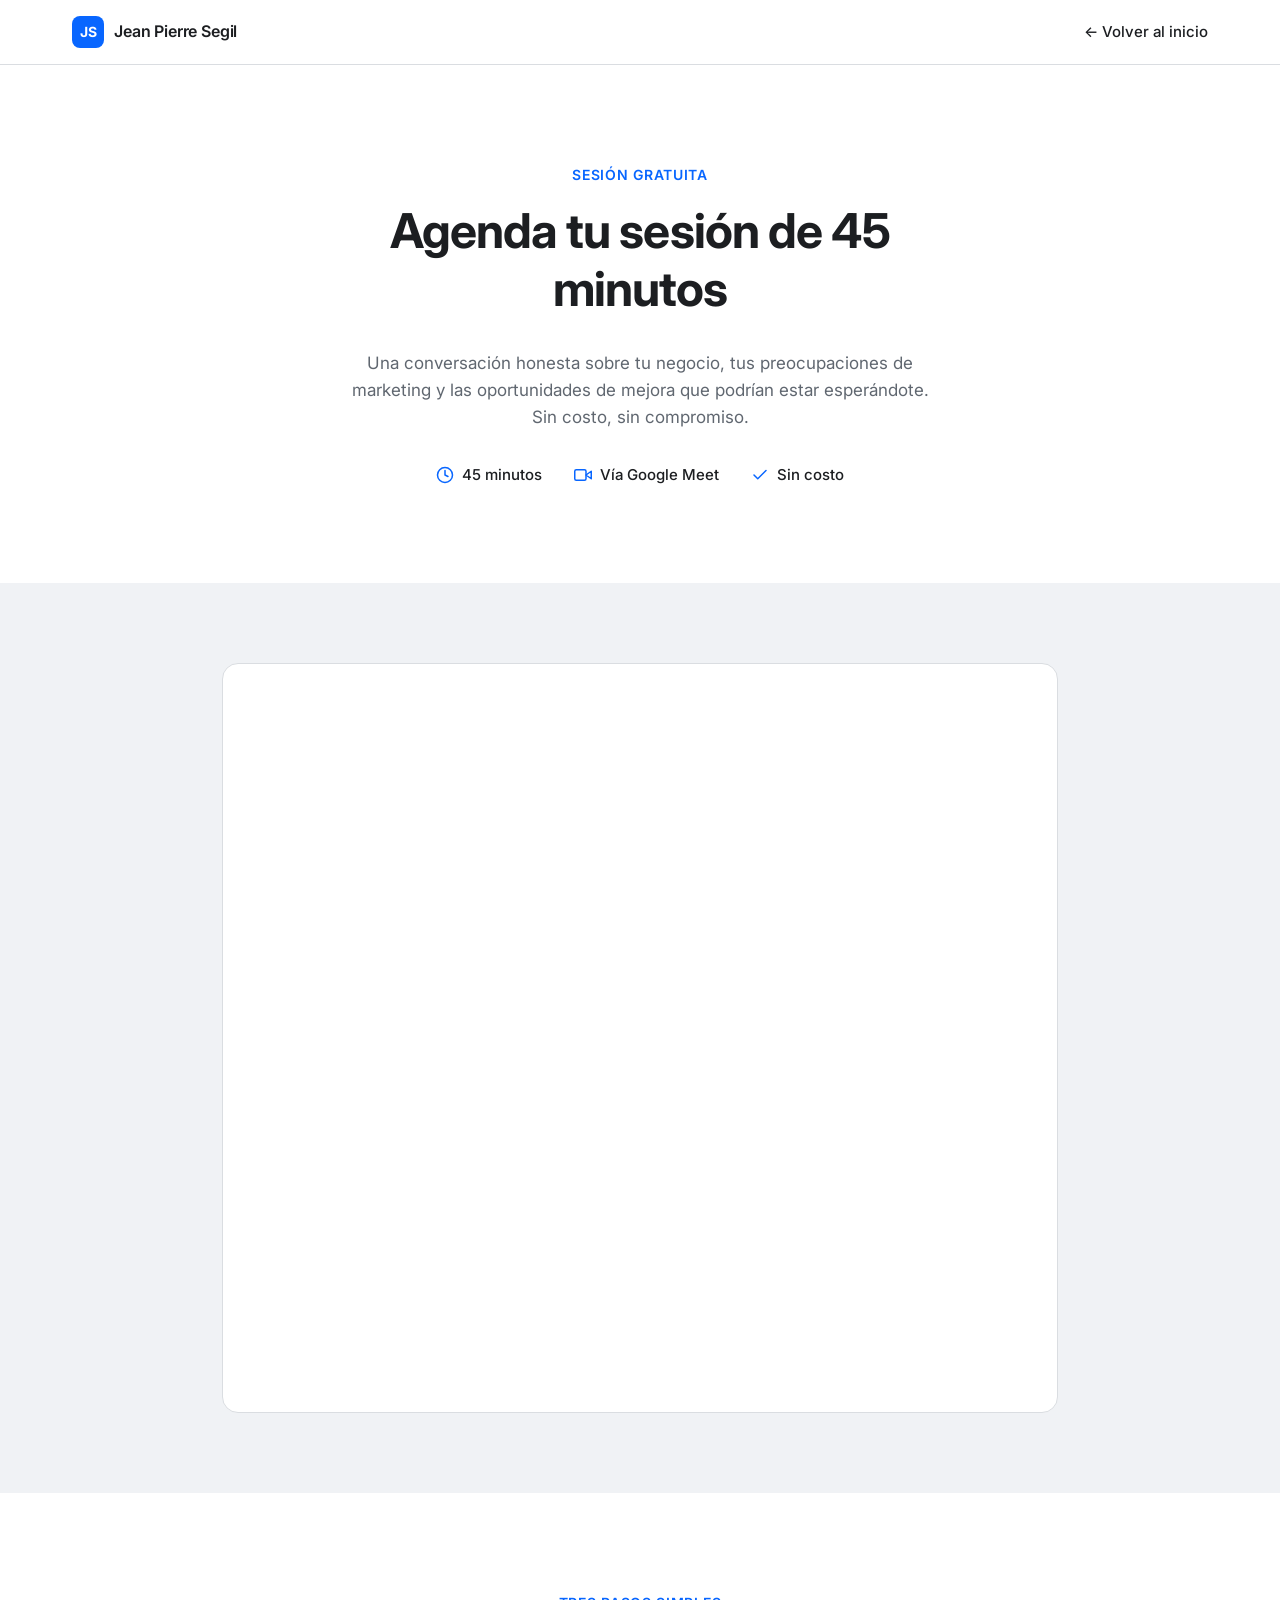
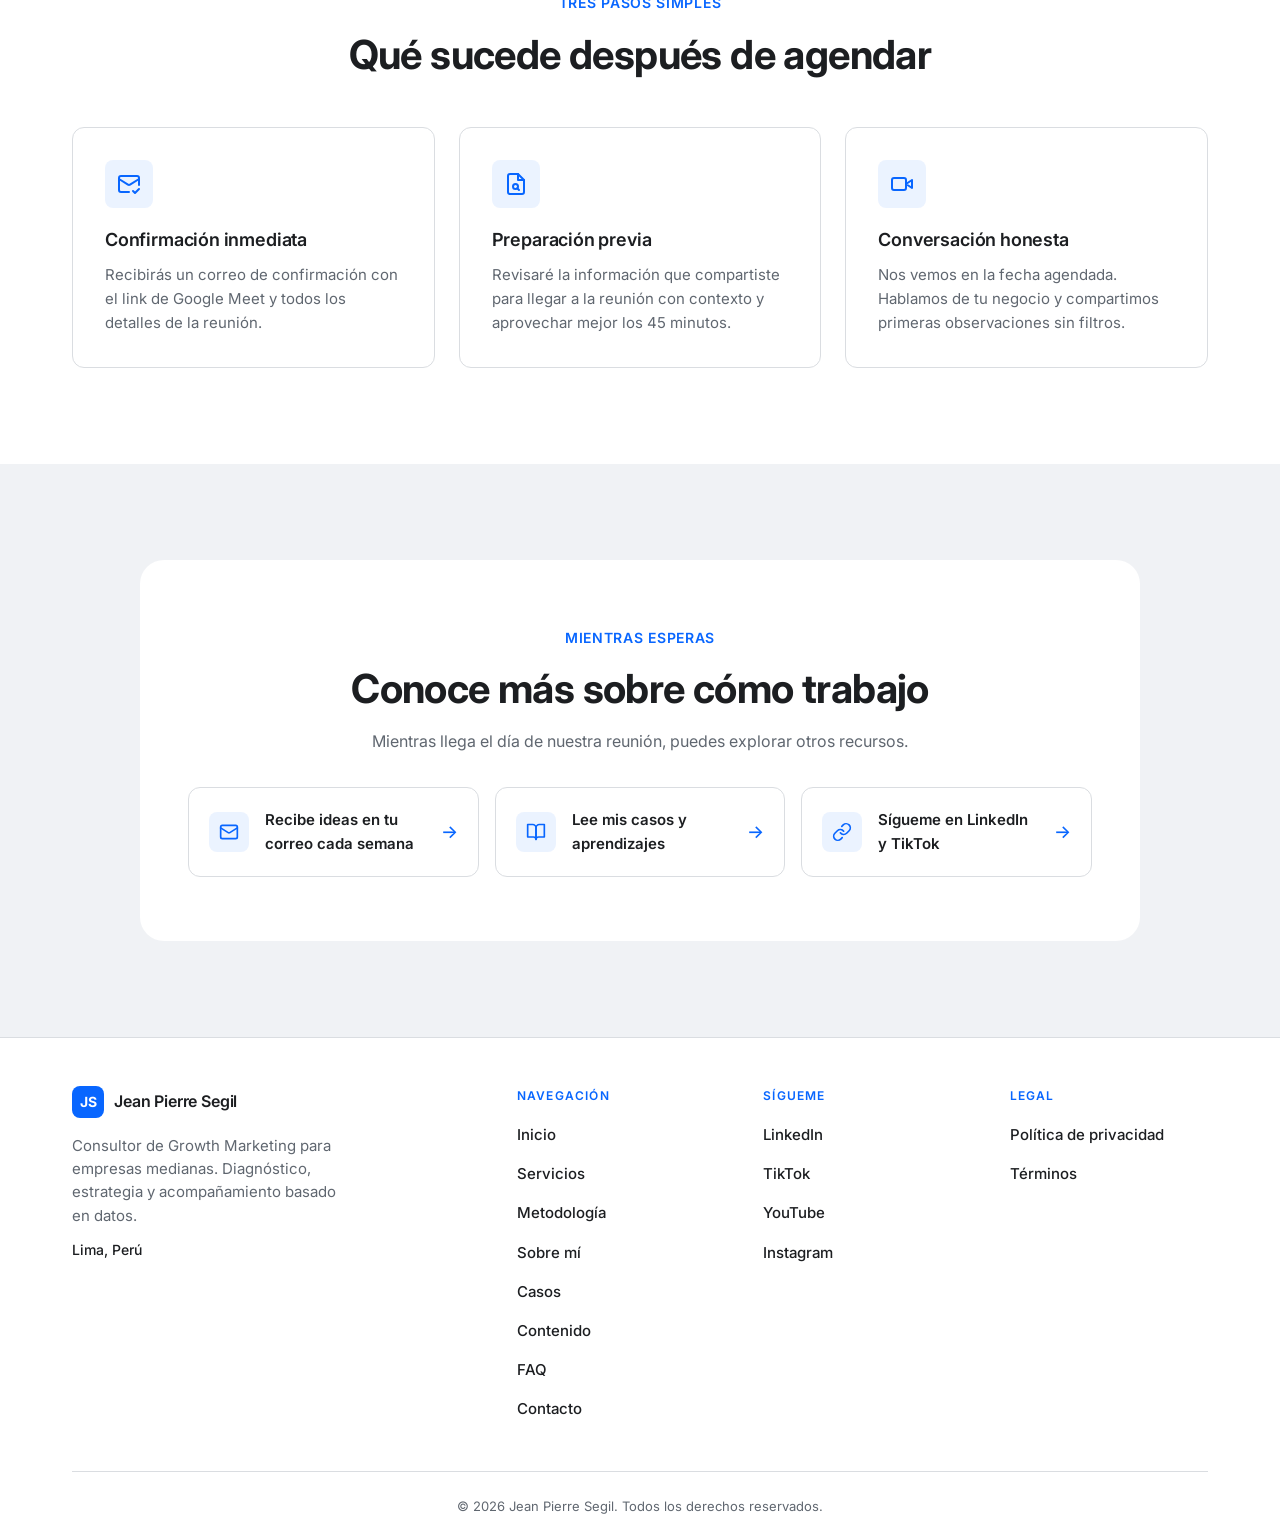
<file: agendar.html>
<!DOCTYPE html>
<html lang="es">
<head>
  <meta charset="UTF-8">
  <meta name="viewport" content="width=device-width, initial-scale=1.0">
  <meta name="description" content="Agenda una reunión gratuita de 45 minutos para revisar tu marketing digital con criterio profesional. Sin costo, sin compromiso.">
  <title>Agenda una reunión gratuita | Jean Pierre Segil — Growth Marketing</title>
  <link rel="icon" type="image/svg+xml" href="data:image/svg+xml,<svg xmlns='http://www.w3.org/2000/svg' viewBox='0 0 32 32'><rect width='32' height='32' rx='6' fill='%230866FF'/><text x='16' y='22' font-family='Inter,system-ui,sans-serif' font-size='14' font-weight='700' fill='white' text-anchor='middle'>JS</text></svg>">

  <!-- Open Graph / Facebook / WhatsApp / LinkedIn -->
  <meta property="og:type" content="website">
  <meta property="og:url" content="https://jeansegil.com/agendar.html">
  <meta property="og:title" content="Agenda una reunión gratuita — Jean Pierre Segil">
  <meta property="og:description" content="45 minutos de conversación honesta sobre tu marketing digital. Sin costo, sin compromiso.">
  <meta property="og:image" content="https://jeansegil.com/assets/og-image.png">
  <meta property="og:locale" content="es_PE">

  <link rel="preconnect" href="https://fonts.googleapis.com">
  <link rel="preconnect" href="https://fonts.gstatic.com" crossorigin>
  <link href="https://fonts.googleapis.com/css2?family=Inter:wght@400;500;600;700&display=swap" rel="stylesheet">
  <style>
    :root {
      --bg-primary: #FFFFFF;
      --bg-secondary: #F0F2F5;
      --text-primary: #1C1E21;
      --text-secondary: #606770;
      --border-light: #DADDE1;

      --bg-dark: #0A0A0A;
      --bg-dark-card: #1A1A1A;
      --border-dark: #2A2A2A;
      --text-light: #FFFFFF;
      --text-light-secondary: #A0A0A0;

      --accent: #0866FF;
      --accent-hover: #0052CC;
      --accent-bg-soft: rgba(8, 102, 255, 0.08);
      --accent-bg-soft-strong: rgba(8, 102, 255, 0.18);

      --font: 'Inter', system-ui, -apple-system, sans-serif;

      --section-padding-desktop: 96px;
      --section-padding-mobile: 64px;
    }

    *, *::before, *::after { box-sizing: border-box; }

    html { scroll-behavior: smooth; }

    body {
      margin: 0;
      font-family: var(--font);
      font-size: 17px;
      line-height: 1.6;
      color: var(--text-primary);
      background: var(--bg-primary);
      -webkit-font-smoothing: antialiased;
    }

    .container {
      max-width: 1200px;
      margin: 0 auto;
      padding: 0 32px;
    }
    .container-narrow {
      max-width: 720px;
      margin: 0 auto;
      padding: 0 32px;
    }
    .container-medium {
      max-width: 900px;
      margin: 0 auto;
      padding: 0 32px;
    }

    h1 {
      font-size: clamp(2rem, 5vw, 3rem);
      font-weight: 700;
      line-height: 1.2;
      letter-spacing: -0.02em;
      margin: 0;
      color: var(--text-primary);
    }
    h2 {
      font-size: clamp(1.75rem, 3.5vw, 2.5rem);
      font-weight: 700;
      line-height: 1.2;
      letter-spacing: -0.015em;
      margin: 0;
      color: var(--text-primary);
    }
    h3 {
      font-size: 1.125rem;
      font-weight: 600;
      line-height: 1.3;
      letter-spacing: -0.01em;
      margin: 0;
      color: var(--text-primary);
    }
    p {
      margin: 0;
      color: var(--text-secondary);
      line-height: 1.6;
    }

    .eyebrow {
      display: inline-block;
      font-size: 0.875rem;
      font-weight: 600;
      letter-spacing: 0.05em;
      text-transform: uppercase;
      color: var(--accent);
      margin: 0;
    }

    /* ========== NAV ========== */
    .nav {
      position: sticky;
      top: 0;
      z-index: 100;
      background: var(--bg-primary);
      border-bottom: 1px solid var(--border-light);
    }
    .nav-inner {
      display: flex;
      align-items: center;
      justify-content: space-between;
      padding: 16px 32px;
      max-width: 1200px;
      margin: 0 auto;
      gap: 24px;
    }
    .brand {
      display: inline-flex;
      align-items: center;
      gap: 10px;
      text-decoration: none;
      color: var(--text-primary);
    }
    .brand-mark {
      width: 32px;
      height: 32px;
      border-radius: 8px;
      background: var(--accent);
      display: grid;
      place-items: center;
      color: #fff;
      font-weight: 700;
      font-size: 14px;
      flex-shrink: 0;
    }
    .brand-name {
      font-size: 16px;
      font-weight: 600;
      color: var(--text-primary);
      letter-spacing: -0.01em;
    }
    .nav-back {
      font-size: 0.9375rem;
      font-weight: 500;
      color: var(--text-primary);
      text-decoration: none;
      transition: color 0.2s ease;
    }
    .nav-back:hover { color: var(--accent); }

    /* ========== ENCABEZADO ========== */
    .agenda-header {
      padding: var(--section-padding-desktop) 0;
      text-align: center;
    }
    .agenda-header .eyebrow {
      margin-bottom: 16px;
    }
    .agenda-header h1 {
      text-align: center;
    }
    .agenda-header .agenda-desc {
      max-width: 600px;
      margin: 32px auto 0;
      font-size: 1.0625rem;
      line-height: 1.6;
      color: var(--text-secondary);
    }
    .agenda-indicadores {
      display: flex;
      justify-content: center;
      gap: 32px;
      flex-wrap: wrap;
      margin-top: 32px;
    }
    .agenda-indicador {
      display: inline-flex;
      align-items: center;
      gap: 8px;
      font-size: 0.9375rem;
      font-weight: 500;
      color: var(--text-primary);
    }
    .agenda-indicador svg {
      width: 18px;
      height: 18px;
      color: var(--accent);
      stroke: currentColor;
      stroke-width: 2;
      fill: none;
      stroke-linecap: round;
      stroke-linejoin: round;
      flex-shrink: 0;
    }

    /* ========== CALENDARIO ========== */
    #calendario {
      background: var(--bg-secondary);
      padding: 80px 0;
    }
    .calendario-card {
      background: var(--bg-primary);
      border: 1px solid var(--border-light);
      border-radius: 16px;
      padding: 24px;
    }
    .calendario-card iframe {
      display: block;
      width: 100%;
      height: 700px;
      border: 0;
      border-radius: 12px;
    }

    /* Wrapper de íconos Lucide en tarjetas */
    .card-icon-wrapper {
      width: 48px;
      height: 48px;
      background: var(--accent-bg-soft);
      border-radius: 8px;
      display: flex;
      align-items: center;
      justify-content: center;
      color: var(--accent);
      margin-bottom: 20px;
      flex-shrink: 0;
    }
    .card-icon-wrapper svg { display: block; }
    .mientras-link .card-icon-wrapper {
      width: 40px;
      height: 40px;
      margin-bottom: 0;
    }

    /* ========== QUE SIGUE ========== */
    .que-sigue {
      padding: var(--section-padding-desktop) 0;
    }
    .section-head-center {
      text-align: center;
      max-width: 720px;
      margin: 0 auto 48px;
    }
    .section-head-center .eyebrow { margin-bottom: 16px; }
    .section-head-center h2 { margin-top: 0; }
    .pasos-grid {
      display: grid;
      grid-template-columns: repeat(3, 1fr);
      gap: 24px;
    }
    .paso-card {
      background: var(--bg-primary);
      border: 1px solid var(--border-light);
      border-radius: 12px;
      padding: 32px;
    }
    .paso-icon {
      width: 48px;
      height: 48px;
      border-radius: 8px;
      background: var(--accent-bg-soft);
      border: 1px dashed var(--accent-bg-soft-strong);
      display: grid;
      place-items: center;
      font-size: 0.625rem;
      font-weight: 600;
      color: var(--accent);
      margin-bottom: 20px;
    }
    .paso-card h3 {
      margin: 0 0 12px;
    }
    .paso-card p {
      font-size: 0.9375rem;
      line-height: 1.6;
      color: var(--text-secondary);
    }

    /* ========== MIENTRAS ESPERAS ========== */
    .mientras {
      background: var(--bg-secondary);
      padding: var(--section-padding-desktop) 0;
    }
    .mientras-box {
      background: var(--bg-primary);
      border-radius: 24px;
      padding: 64px 48px;
      max-width: 1000px;
      margin: 0 auto;
    }
    .mientras-box .section-head-center {
      margin-bottom: 32px;
    }
    .mientras-box h2 { margin-bottom: 0; }
    .mientras-box .mientras-desc {
      max-width: 540px;
      margin: 16px auto 0;
      font-size: 1rem;
      color: var(--text-secondary);
      text-align: center;
    }
    .mientras-grid {
      display: grid;
      grid-template-columns: repeat(3, 1fr);
      gap: 16px;
    }
    .mientras-link {
      display: flex;
      align-items: center;
      gap: 16px;
      background: var(--bg-primary);
      border: 1px solid var(--border-light);
      border-radius: 12px;
      padding: 20px;
      text-decoration: none;
      color: var(--text-primary);
      transition: border-color 0.2s ease;
    }
    .mientras-link:hover { border-color: var(--accent); }
    .mientras-link-icon {
      width: 40px;
      height: 40px;
      border-radius: 8px;
      background: var(--accent-bg-soft);
      border: 1px dashed var(--accent-bg-soft-strong);
      display: grid;
      place-items: center;
      font-size: 0.5625rem;
      font-weight: 600;
      color: var(--accent);
      flex-shrink: 0;
    }
    .mientras-link-text {
      flex: 1;
      font-size: 0.9375rem;
      font-weight: 600;
      color: var(--text-primary);
    }
    .mientras-arrow {
      font-size: 1.125rem;
      font-weight: 500;
      color: var(--accent);
    }

    /* ========== FOOTER ========== */
    .footer {
      background: var(--bg-primary);
      border-top: 1px solid var(--border-light);
      padding: 48px 0 24px;
    }
    .footer-grid {
      display: grid;
      grid-template-columns: 2fr 1fr 1fr 1fr;
      gap: 48px;
    }
    .footer-col h4 {
      font-size: 0.75rem;
      font-weight: 600;
      letter-spacing: 0.1em;
      text-transform: uppercase;
      color: var(--accent);
      margin: 0 0 16px;
    }
    .footer-col ul {
      list-style: none;
      padding: 0;
      margin: 0;
      display: flex;
      flex-direction: column;
      gap: 12px;
    }
    .footer-col a {
      color: var(--text-primary);
      text-decoration: none;
      font-size: 0.9375rem;
      font-weight: 500;
      transition: color 0.2s ease;
    }
    .footer-col a:hover { color: var(--accent); }
    .footer-brand { margin-bottom: 16px; }
    .footer-brand-desc {
      font-size: 0.9375rem;
      color: var(--text-secondary);
      margin: 0 0 12px;
      max-width: 280px;
      line-height: 1.55;
    }
    .footer-brand-loc {
      font-size: 0.875rem;
      font-weight: 500;
      color: var(--text-primary);
      margin: 0;
    }
    .footer-bottom {
      margin-top: 48px;
      padding-top: 24px;
      border-top: 1px solid var(--border-light);
      text-align: center;
      font-size: 0.8125rem;
      color: var(--text-secondary);
    }

    /* ========== RESPONSIVE ========== */
    @media (max-width: 900px) {
      .pasos-grid { grid-template-columns: 1fr; gap: 16px; }
      .mientras-grid { grid-template-columns: 1fr; gap: 12px; }
      .footer-grid { grid-template-columns: 1fr 1fr; gap: 32px; }
    }

    @media (max-width: 768px) {
      .agenda-header { padding: var(--section-padding-mobile) 0; }
      #calendario { padding: var(--section-padding-mobile) 0; }
      .que-sigue { padding: var(--section-padding-mobile) 0; }
      .mientras { padding: var(--section-padding-mobile) 0; }

      .agenda-indicadores {
        flex-direction: column;
        align-items: center;
        gap: 16px;
      }

      .calendario-placeholder { aspect-ratio: 4/3; }
      .calendario-card { padding: 16px; }

      .mientras-box { padding: 48px 24px; }

      .nav-inner { padding: 14px 24px; }
    }

    @media (max-width: 480px) {
      .container,
      .container-narrow,
      .container-medium { padding: 0 20px; }
      .nav-inner { padding: 14px 20px; gap: 12px; }
      .brand-name { display: none; }
      .nav-back { font-size: 0.875rem; }

      .footer-grid { grid-template-columns: 1fr; }
    }
  </style>
</head>
<body>

  <!-- Sección: Nav Sticky -->
  <header class="nav">
    <div class="nav-inner">
      <a href="/index.html" class="brand">
        <span class="brand-mark">JS</span>
        <span class="brand-name">Jean Pierre Segil</span>
      </a>
      <a href="/index.html" class="nav-back">← Volver al inicio</a>
    </div>
  </header>

  <!-- Sección: Encabezado de agenda -->
  <section class="agenda-header">
    <div class="container-narrow">
      <span class="eyebrow">Sesión gratuita</span>
      <h1>Agenda tu sesión de 45 minutos</h1>
      <p class="agenda-desc">Una conversación honesta sobre tu negocio, tus preocupaciones de marketing y las oportunidades de mejora que podrían estar esperándote. Sin costo, sin compromiso.</p>
      <div class="agenda-indicadores">
        <span class="agenda-indicador">
          <svg viewBox="0 0 24 24" aria-hidden="true"><circle cx="12" cy="12" r="10"/><polyline points="12 6 12 12 16 14"/></svg>
          45 minutos
        </span>
        <span class="agenda-indicador">
          <svg viewBox="0 0 24 24" aria-hidden="true"><polygon points="23 7 16 12 23 17 23 7"/><rect x="1" y="5" width="15" height="14" rx="2" ry="2"/></svg>
          Vía Google Meet
        </span>
        <span class="agenda-indicador">
          <svg viewBox="0 0 24 24" aria-hidden="true"><polyline points="20 6 9 17 4 12"/></svg>
          Sin costo
        </span>
      </div>
    </div>
  </section>

  <!-- Sección: Calendario -->
  <section id="calendario">
    <div class="container-medium">
      <div class="calendario-card">
        <iframe src="https://calendar.google.com/calendar/appointments/schedules/AcZssZ3EHyFuKaqd2OMzBNpFhOY7JRgKhI5aIUTiNmKblNEwP48g5KRVryU0AHuMTyONiyjuhve_qQ-t?gv=true" frameborder="0" title="Agenda con Google Calendar"></iframe>
      </div>
    </div>
  </section>

  <!-- Sección: Qué sucede después -->
  <section class="que-sigue">
    <div class="container">
      <div class="section-head-center">
        <span class="eyebrow">Tres pasos simples</span>
        <h2>Qué sucede después de agendar</h2>
      </div>
      <div class="pasos-grid">
        <article class="paso-card">
          <div class="card-icon-wrapper">
            <svg xmlns="http://www.w3.org/2000/svg" width="24" height="24" viewBox="0 0 24 24" fill="none" stroke="currentColor" stroke-width="2" stroke-linecap="round" stroke-linejoin="round" aria-hidden="true"><path d="M22 13V6a2 2 0 0 0-2-2H4a2 2 0 0 0-2 2v12c0 1.1.9 2 2 2h8"/><path d="m22 7-8.97 5.7a1.94 1.94 0 0 1-2.06 0L2 7"/><path d="m16 19 2 2 4-4"/></svg>
          </div>
          <h3>Confirmación inmediata</h3>
          <p>Recibirás un correo de confirmación con el link de Google Meet y todos los detalles de la reunión.</p>
        </article>
        <article class="paso-card">
          <div class="card-icon-wrapper">
            <svg xmlns="http://www.w3.org/2000/svg" width="24" height="24" viewBox="0 0 24 24" fill="none" stroke="currentColor" stroke-width="2" stroke-linecap="round" stroke-linejoin="round" aria-hidden="true"><path d="M14 2H6a2 2 0 0 0-2 2v16a2 2 0 0 0 2 2h12a2 2 0 0 0 2-2V8z"/><polyline points="14 2 14 8 20 8"/><circle cx="11.5" cy="14.5" r="2.5"/><path d="M13.27 16.27 15 18"/></svg>
          </div>
          <h3>Preparación previa</h3>
          <p>Revisaré la información que compartiste para llegar a la reunión con contexto y aprovechar mejor los 45 minutos.</p>
        </article>
        <article class="paso-card">
          <div class="card-icon-wrapper">
            <svg xmlns="http://www.w3.org/2000/svg" width="24" height="24" viewBox="0 0 24 24" fill="none" stroke="currentColor" stroke-width="2" stroke-linecap="round" stroke-linejoin="round" aria-hidden="true"><path d="m22 8-6 4 6 4V8Z"/><rect width="14" height="12" x="2" y="6" rx="2" ry="2"/></svg>
          </div>
          <h3>Conversación honesta</h3>
          <p>Nos vemos en la fecha agendada. Hablamos de tu negocio y compartimos primeras observaciones sin filtros.</p>
        </article>
      </div>
    </div>
  </section>

  <!-- Sección: Mientras esperas -->
  <section class="mientras">
    <div class="container">
      <div class="mientras-box">
        <div class="section-head-center">
          <span class="eyebrow">Mientras esperas</span>
          <h2>Conoce más sobre cómo trabajo</h2>
          <p class="mientras-desc">Mientras llega el día de nuestra reunión, puedes explorar otros recursos.</p>
        </div>
        <div class="mientras-grid">
          <a href="/index.html#newsletter" class="mientras-link">
            <span class="card-icon-wrapper">
              <svg xmlns="http://www.w3.org/2000/svg" width="20" height="20" viewBox="0 0 24 24" fill="none" stroke="currentColor" stroke-width="2" stroke-linecap="round" stroke-linejoin="round" aria-hidden="true"><rect width="20" height="16" x="2" y="4" rx="2"/><path d="m22 7-8.97 5.7a1.94 1.94 0 0 1-2.06 0L2 7"/></svg>
            </span>
            <span class="mientras-link-text">Recibe ideas en tu correo cada semana</span>
            <span class="mientras-arrow">→</span>
          </a>
          <a href="/index.html#casos" class="mientras-link">
            <span class="card-icon-wrapper">
              <svg xmlns="http://www.w3.org/2000/svg" width="20" height="20" viewBox="0 0 24 24" fill="none" stroke="currentColor" stroke-width="2" stroke-linecap="round" stroke-linejoin="round" aria-hidden="true"><path d="M2 3h6a4 4 0 0 1 4 4v14a3 3 0 0 0-3-3H2z"/><path d="M22 3h-6a4 4 0 0 0-4 4v14a3 3 0 0 1 3-3h7z"/></svg>
            </span>
            <span class="mientras-link-text">Lee mis casos y aprendizajes</span>
            <span class="mientras-arrow">→</span>
          </a>
          <a href="https://www.linkedin.com/in/jeansegil/" class="mientras-link">
            <span class="card-icon-wrapper">
              <svg xmlns="http://www.w3.org/2000/svg" width="20" height="20" viewBox="0 0 24 24" fill="none" stroke="currentColor" stroke-width="2" stroke-linecap="round" stroke-linejoin="round" aria-hidden="true"><path d="M10 13a5 5 0 0 0 7.54.54l3-3a5 5 0 0 0-7.07-7.07l-1.72 1.71"/><path d="M14 11a5 5 0 0 0-7.54-.54l-3 3a5 5 0 0 0 7.07 7.07l1.71-1.71"/></svg>
            </span>
            <span class="mientras-link-text">Sígueme en LinkedIn y TikTok</span>
            <span class="mientras-arrow">→</span>
          </a>
        </div>
      </div>
    </div>
  </section>

  <!-- Sección: Footer -->
  <footer class="footer">
    <div class="container">
      <div class="footer-grid">
        <div class="footer-col">
          <a href="/index.html" class="brand footer-brand">
            <span class="brand-mark">JS</span>
            <span class="brand-name">Jean Pierre Segil</span>
          </a>
          <p class="footer-brand-desc">Consultor de Growth Marketing para empresas medianas. Diagnóstico, estrategia y acompañamiento basado en datos.</p>
          <p class="footer-brand-loc">Lima, Perú</p>
        </div>
        <div class="footer-col">
          <h4>Navegación</h4>
          <ul>
            <li><a href="/index.html#hero">Inicio</a></li>
            <li><a href="/index.html#servicios">Servicios</a></li>
            <li><a href="/index.html#metodologia">Metodología</a></li>
            <li><a href="/index.html#sobre-mi">Sobre mí</a></li>
            <li><a href="/index.html#casos">Casos</a></li>
            <li><a href="/index.html#contenido">Contenido</a></li>
            <li><a href="/index.html#faq">FAQ</a></li>
            <li><a href="/index.html#contacto">Contacto</a></li>
          </ul>
        </div>
        <div class="footer-col">
          <h4>Sígueme</h4>
          <ul>
            <li><a href="https://www.linkedin.com/in/jeansegil/">LinkedIn</a></li>
            <li><a href="https://www.tiktok.com/@jeansegil">TikTok</a></li>
            <li><a href="#">YouTube</a></li>
            <li><a href="#">Instagram</a></li>
          </ul>
        </div>
        <div class="footer-col">
          <h4>Legal</h4>
          <ul>
            <li><a href="#">Política de privacidad</a></li>
            <li><a href="#">Términos</a></li>
          </ul>
        </div>
      </div>
      <div class="footer-bottom">
        © 2026 Jean Pierre Segil. Todos los derechos reservados.
      </div>
    </div>
  </footer>

</body>
</html>
</file>
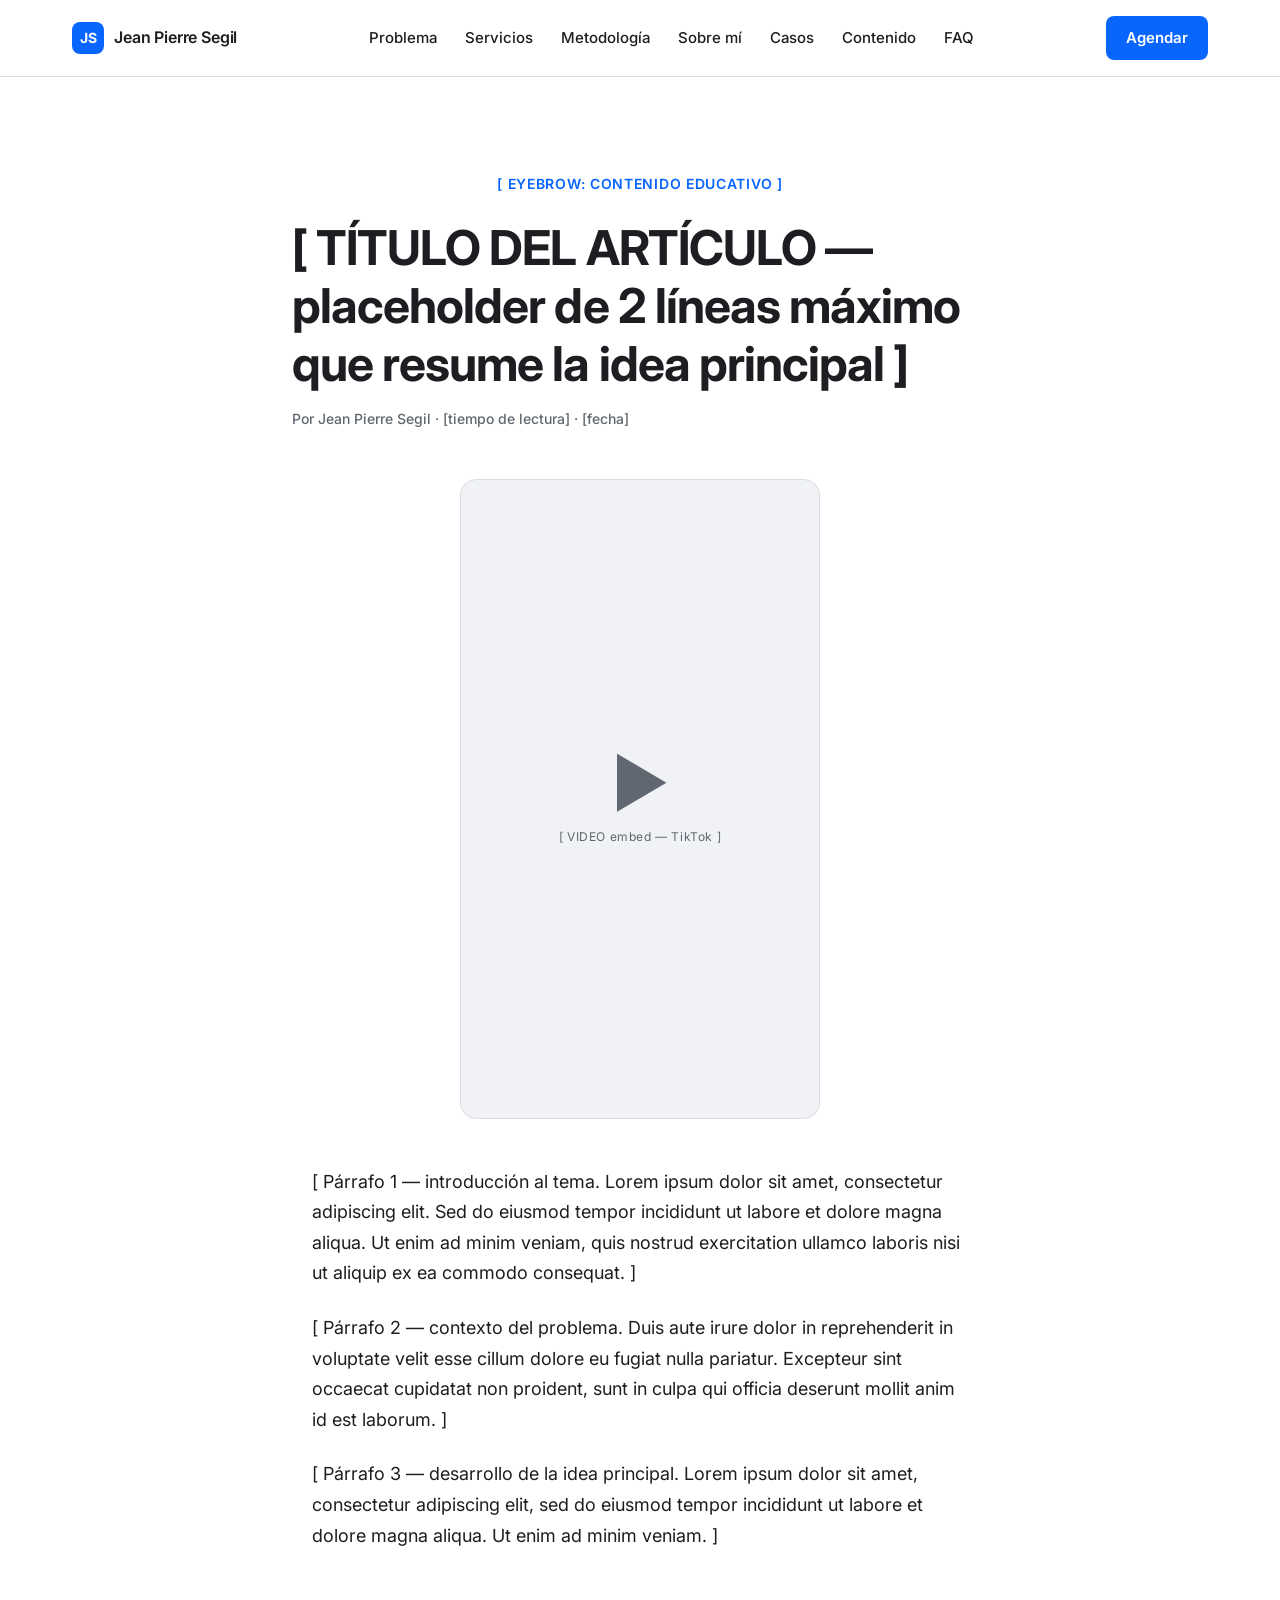
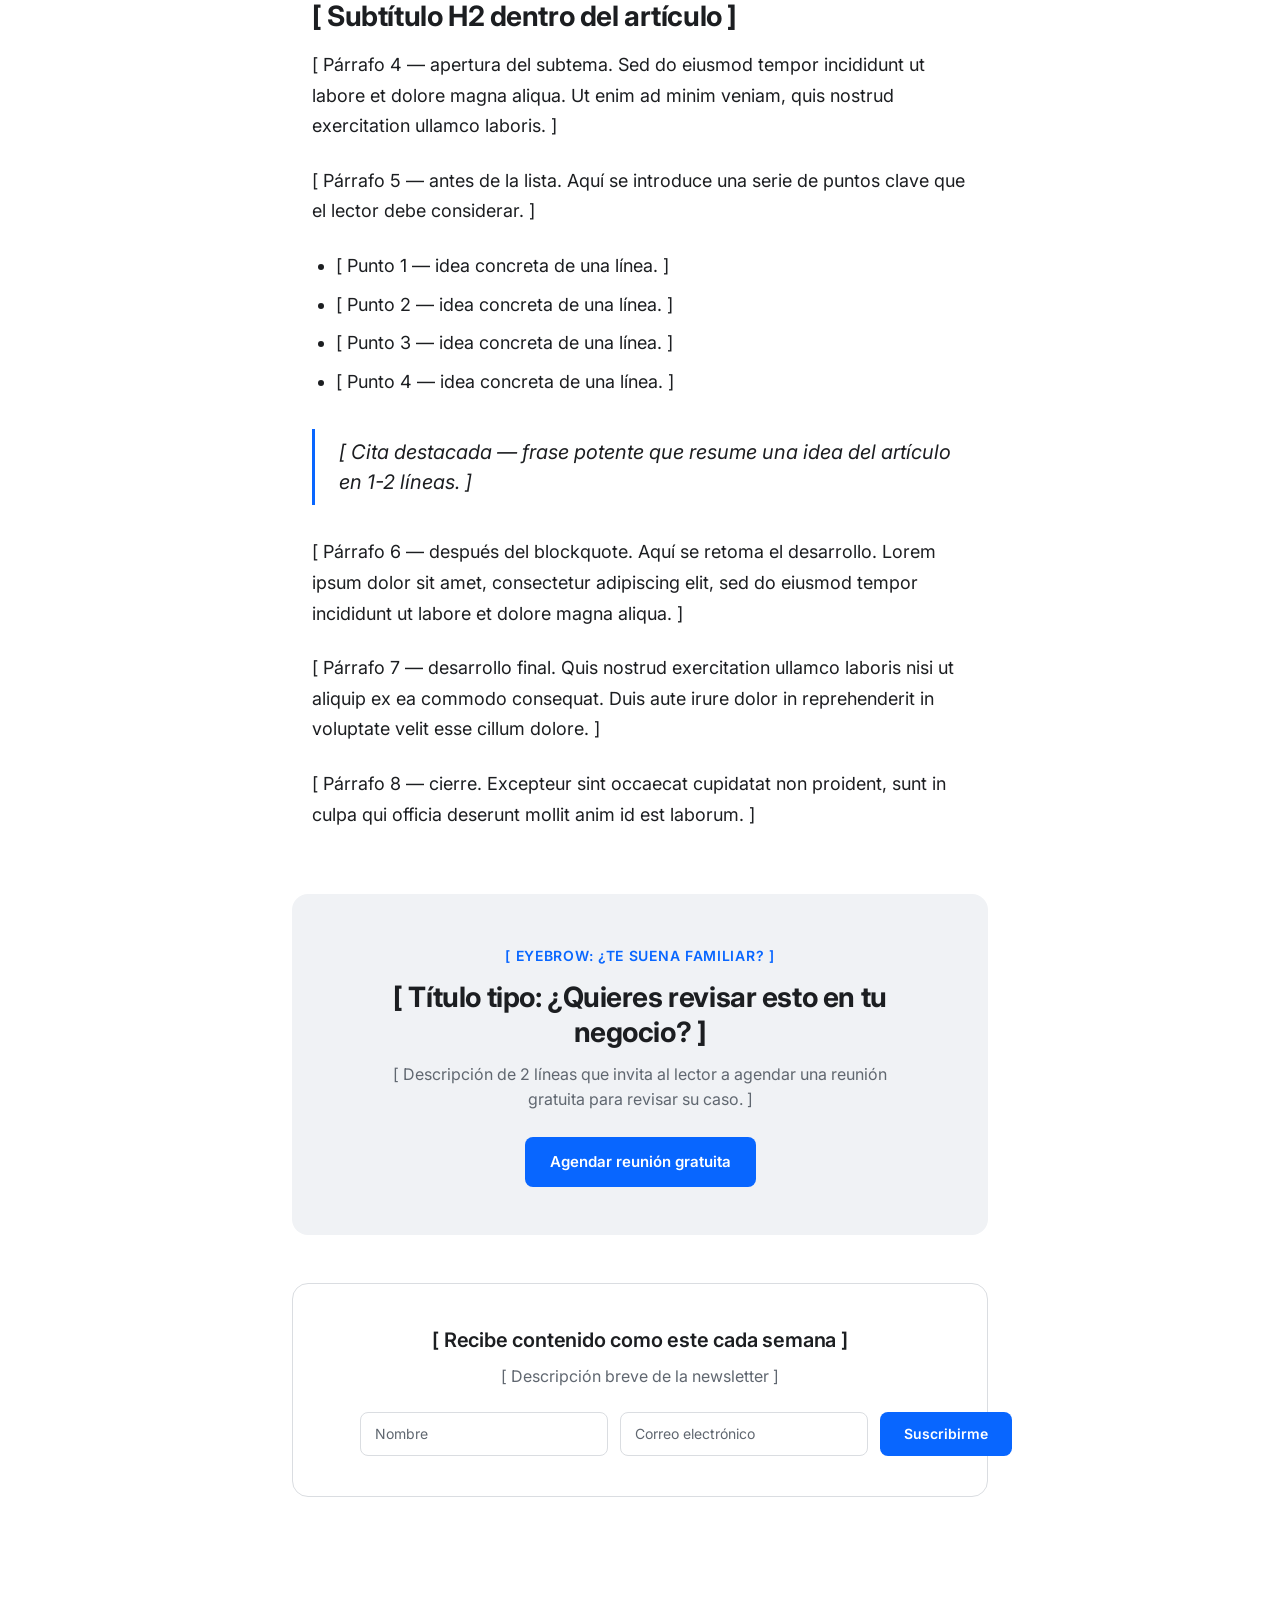
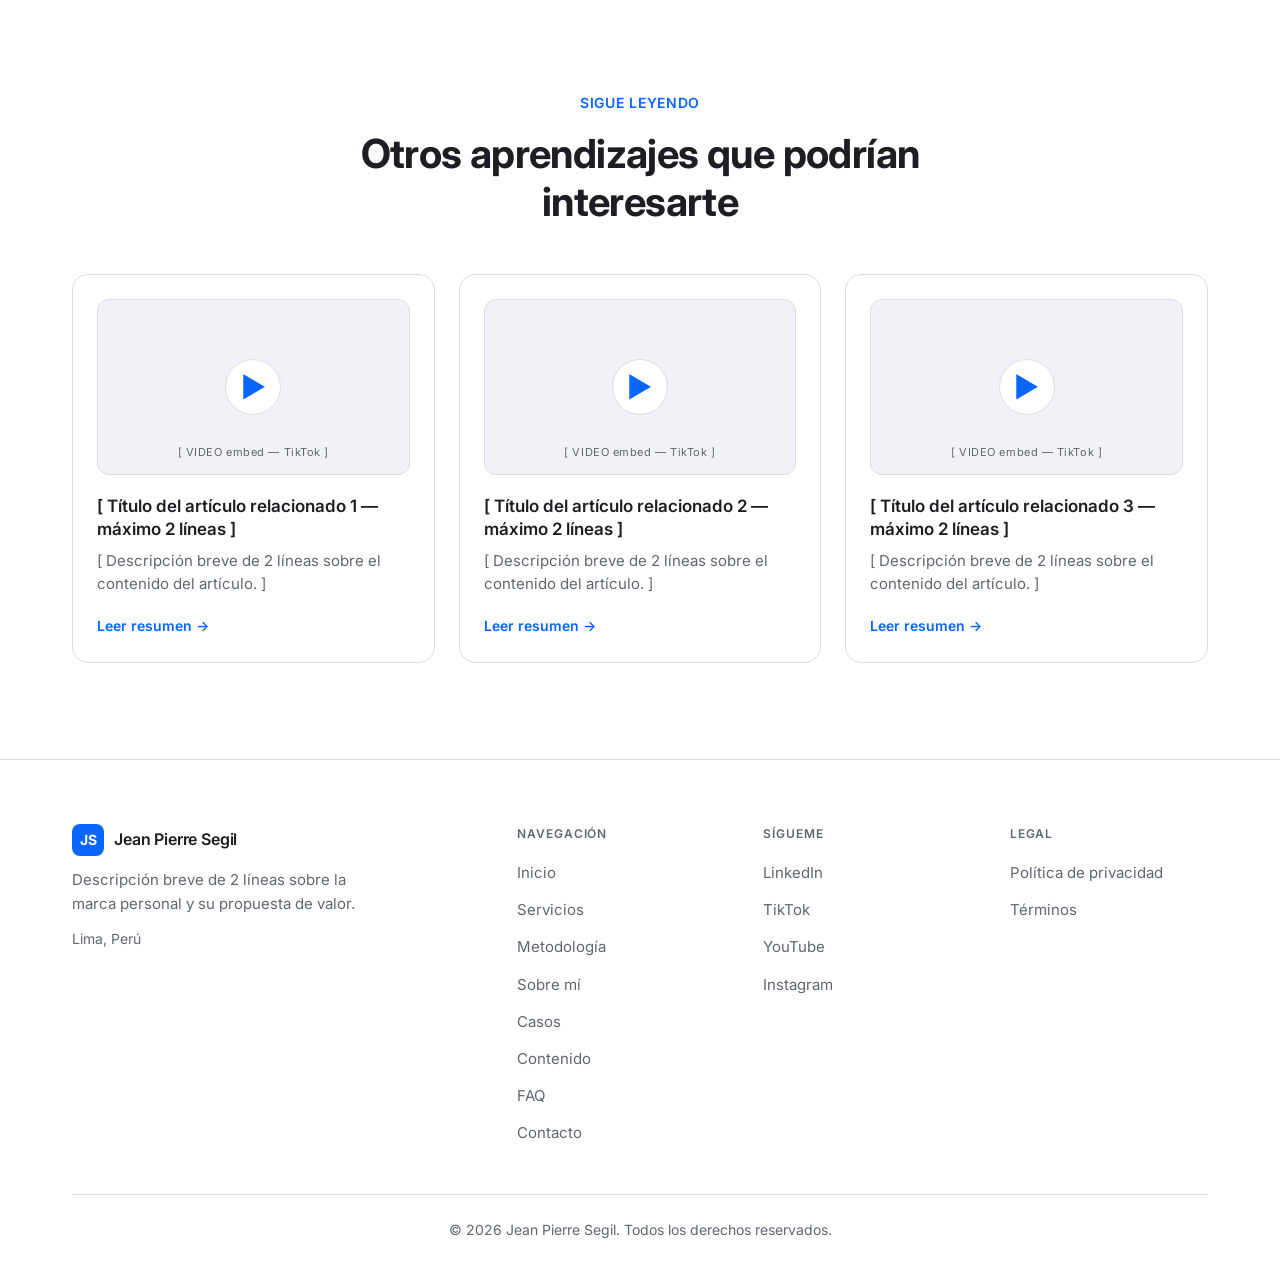
<file: articulo-template.html>
<!DOCTYPE html>
<html lang="es">
<head>
  <meta charset="UTF-8">
  <meta name="viewport" content="width=device-width, initial-scale=1.0">
  <meta name="description" content="Aprendizajes prácticos sobre growth marketing, paid media y marketing digital para empresas medianas.">
  <title>Artículo — Jean Pierre Segil | Growth Marketing</title>
  <link rel="icon" type="image/svg+xml" href="data:image/svg+xml,<svg xmlns='http://www.w3.org/2000/svg' viewBox='0 0 32 32'><rect width='32' height='32' rx='6' fill='%230866FF'/><text x='16' y='22' font-family='Inter,system-ui,sans-serif' font-size='14' font-weight='700' fill='white' text-anchor='middle'>JS</text></svg>">

  <link rel="preconnect" href="https://fonts.googleapis.com">
  <link rel="preconnect" href="https://fonts.gstatic.com" crossorigin>
  <link href="https://fonts.googleapis.com/css2?family=Inter:wght@400;500;600;700&display=swap" rel="stylesheet">
  <style>
    :root {
      --bg-primary: #FFFFFF;
      --bg-secondary: #F0F2F5;
      --text-primary: #1C1E21;
      --text-secondary: #606770;
      --border-light: #DADDE1;

      --accent: #0866FF;
      --accent-hover: #0052CC;
      --accent-bg-soft: rgba(8, 102, 255, 0.08);

      --font: 'Inter', system-ui, -apple-system, sans-serif;

      --section-padding-desktop: 96px;
      --section-padding-mobile: 64px;
    }

    *, *::before, *::after { box-sizing: border-box; }

    html { scroll-behavior: smooth; }

    body {
      margin: 0;
      font-family: var(--font);
      font-size: 17px;
      line-height: 1.6;
      color: var(--text-primary);
      background: var(--bg-primary);
      -webkit-font-smoothing: antialiased;
    }

    .container {
      max-width: 1200px;
      margin: 0 auto;
      padding: 0 32px;
    }
    .container-reading {
      max-width: 760px;
      margin: 0 auto;
      padding: 0 32px;
    }
    .container-body {
      max-width: 720px;
      margin: 0 auto;
      padding: 0 32px;
    }

    .eyebrow {
      display: inline-block;
      font-size: 0.875rem;
      font-weight: 600;
      letter-spacing: 0.05em;
      text-transform: uppercase;
      color: var(--accent);
      margin: 0 0 16px;
    }

    /* ========== NAV ========== */
    .nav {
      position: sticky;
      top: 0;
      z-index: 100;
      background: var(--bg-primary);
      border-bottom: 1px solid var(--border-light);
    }
    .nav-inner {
      display: grid;
      grid-template-columns: auto 1fr auto;
      align-items: center;
      padding: 16px 32px;
      max-width: 1200px;
      margin: 0 auto;
      gap: 32px;
    }
    .brand {
      display: inline-flex;
      align-items: center;
      gap: 10px;
      text-decoration: none;
      color: var(--text-primary);
    }
    .brand-mark {
      width: 32px;
      height: 32px;
      border-radius: 8px;
      background: var(--accent);
      display: grid;
      place-items: center;
      color: #fff;
      font-weight: 700;
      font-size: 14px;
      flex-shrink: 0;
    }
    .brand-name {
      font-size: 16px;
      font-weight: 600;
      color: var(--text-primary);
      letter-spacing: -0.01em;
    }
    .nav-links {
      display: flex;
      align-items: center;
      justify-content: center;
    }
    .nav-menu {
      display: flex;
      gap: 28px;
      list-style: none;
      margin: 0;
      padding: 0;
    }
    .nav-menu a {
      font-size: 15px;
      font-weight: 500;
      color: var(--text-primary);
      text-decoration: none;
      transition: color 0.2s ease;
    }
    .nav-menu a:hover { color: var(--accent); }
    .nav-cta {
      font-size: 15px;
      font-weight: 600;
      padding: 10px 20px;
      background: var(--accent);
      color: #fff;
      text-decoration: none;
      border-radius: 8px;
      transition: all 0.2s ease;
      white-space: nowrap;
    }
    .nav-cta:hover {
      background: var(--accent-hover);
      box-shadow: 0 4px 12px rgba(8, 102, 255, 0.25);
    }
    .nav-toggle { display: none; }
    .nav-hamburger {
      display: none;
      width: 44px;
      height: 44px;
      cursor: pointer;
      flex-direction: column;
      align-items: center;
      justify-content: center;
      gap: 5px;
      position: relative;
      z-index: 95;
    }
    .nav-hamburger span {
      display: block;
      width: 22px;
      height: 2px;
      background: var(--text-primary);
      border-radius: 2px;
      transition: transform 0.2s, opacity 0.2s;
    }

    /* ========== ARTICLE HEADER ========== */
    .article-header {
      padding: var(--section-padding-desktop) 0 0;
    }
    .article-header .eyebrow {
      display: block;
      text-align: center;
      margin-bottom: 24px;
    }
    .article-title {
      font-size: clamp(2rem, 5vw, 3rem);
      font-weight: 700;
      line-height: 1.2;
      letter-spacing: -0.02em;
      margin: 0;
      color: var(--text-primary);
      text-align: left;
    }
    .article-meta {
      margin: 16px 0 0;
      font-size: 0.875rem;
      font-weight: 500;
      color: var(--text-secondary);
    }

    /* ========== VIDEO EMBED ========== */
    .article-video-wrap {
      margin-top: 48px;
    }
    .article-video {
      margin: 0 auto;
      max-width: 360px;
      width: 100%;
    }
    .article-video-frame {
      aspect-ratio: 9/16;
      width: 100%;
      background: var(--bg-secondary);
      border: 1px solid var(--border-light);
      border-radius: 16px;
      display: flex;
      flex-direction: column;
      align-items: center;
      justify-content: center;
      gap: 12px;
      color: var(--text-secondary);
    }
    .article-video-icon {
      font-size: 64px;
      line-height: 1;
      color: var(--text-secondary);
    }
    .article-video-label {
      font-size: 0.75rem;
      letter-spacing: 0.05em;
    }

    /* ========== ARTICLE BODY ========== */
    .article-body {
      margin-top: 48px;
    }
    .article-body p {
      font-size: 1.125rem;
      line-height: 1.7;
      color: var(--text-primary);
      margin: 0 0 24px;
    }
    .article-body h2 {
      font-size: 1.75rem;
      font-weight: 700;
      line-height: 1.25;
      letter-spacing: -0.015em;
      color: var(--text-primary);
      margin: 48px 0 16px;
    }
    .article-body h3 {
      font-size: 1.25rem;
      font-weight: 600;
      line-height: 1.3;
      letter-spacing: -0.01em;
      color: var(--text-primary);
      margin: 32px 0 12px;
    }
    .article-body ul,
    .article-body ol {
      margin: 0 0 24px;
      padding-left: 24px;
      display: flex;
      flex-direction: column;
      gap: 8px;
    }
    .article-body li {
      font-size: 1.125rem;
      line-height: 1.7;
      color: var(--text-primary);
    }
    .article-body blockquote {
      margin: 32px 0;
      padding: 8px 0 8px 24px;
      border-left: 3px solid var(--accent);
      font-style: italic;
      color: var(--text-primary);
    }
    .article-body blockquote p {
      margin: 0;
      font-size: 1.25rem;
      line-height: 1.5;
      font-style: italic;
    }
    .article-body a {
      color: var(--accent);
      text-decoration: underline;
      text-underline-offset: 3px;
    }
    .article-body a:hover { color: var(--accent-hover); }

    /* ========== CTA AGENDAR ========== */
    .article-cta-wrap {
      margin-top: 64px;
    }
    .article-cta {
      background: var(--bg-secondary);
      border-radius: 16px;
      padding: 48px 40px;
      text-align: center;
    }
    .article-cta .eyebrow {
      margin-bottom: 12px;
    }
    .article-cta h2 {
      font-size: 1.75rem;
      font-weight: 700;
      line-height: 1.25;
      letter-spacing: -0.015em;
      color: var(--text-primary);
      margin: 0;
    }
    .article-cta p {
      font-size: 1rem;
      line-height: 1.6;
      color: var(--text-secondary);
      margin: 12px auto 0;
      max-width: 520px;
    }
    .btn {
      display: inline-flex;
      align-items: center;
      gap: 8px;
      font-family: var(--font);
      font-size: 0.9375rem;
      font-weight: 600;
      padding: 12px 24px;
      text-decoration: none;
      border-radius: 8px;
      border: 1px solid transparent;
      transition: all 0.2s ease;
      cursor: pointer;
    }
    .btn-primary {
      background: var(--accent);
      color: #fff;
    }
    .btn-primary:hover {
      background: var(--accent-hover);
      box-shadow: 0 4px 12px rgba(8, 102, 255, 0.25);
    }
    .article-cta .btn { margin-top: 24px; }

    /* ========== NEWSLETTER ========== */
    .article-newsletter-wrap {
      margin-top: 48px;
    }
    .article-newsletter {
      background: var(--bg-primary);
      border: 1px solid var(--border-light);
      border-radius: 16px;
      padding: 40px;
      text-align: center;
    }
    .article-newsletter h3 {
      font-size: 1.25rem;
      font-weight: 600;
      letter-spacing: -0.01em;
      color: var(--text-primary);
      margin: 0;
    }
    .article-newsletter p {
      font-size: 1rem;
      line-height: 1.5;
      color: var(--text-secondary);
      margin: 8px 0 0;
    }
    .article-newsletter form {
      display: flex;
      gap: 12px;
      max-width: 560px;
      margin: 24px auto 0;
      align-items: center;
    }
    .article-newsletter input {
      flex: 1;
      border: 1px solid var(--border-light);
      border-radius: 8px;
      padding: 12px 14px;
      font-family: inherit;
      font-size: 14px;
      color: var(--text-primary);
      background: var(--bg-primary);
      min-height: 44px;
    }
    .article-newsletter input::placeholder { color: var(--text-secondary); }
    .article-newsletter button {
      border: 0;
      background: var(--accent);
      color: #fff;
      border-radius: 8px;
      padding: 12px 24px;
      font-family: inherit;
      font-size: 14px;
      font-weight: 600;
      cursor: pointer;
      white-space: nowrap;
      min-height: 44px;
      transition: all 0.2s ease;
    }
    .article-newsletter button:hover {
      background: var(--accent-hover);
      box-shadow: 0 4px 12px rgba(8, 102, 255, 0.25);
    }

    /* ========== ARTÍCULOS RELACIONADOS ========== */
    .related {
      padding: var(--section-padding-desktop) 0;
      margin-top: var(--section-padding-desktop);
    }
    .related-head {
      text-align: center;
      max-width: 720px;
      margin: 0 auto 48px;
    }
    .related-head h2 {
      font-size: clamp(1.75rem, 3.5vw, 2.5rem);
      font-weight: 700;
      line-height: 1.2;
      letter-spacing: -0.015em;
      color: var(--text-primary);
      margin: 0;
    }
    .related-grid {
      display: grid;
      grid-template-columns: repeat(3, 1fr);
      gap: 24px;
    }
    .related-card {
      background: var(--bg-primary);
      border: 1px solid var(--border-light);
      border-radius: 16px;
      padding: 24px;
      display: flex;
      flex-direction: column;
      transition: all 0.2s ease;
    }
    .related-card:hover {
      border-color: var(--accent);
      transform: translateY(-2px);
      box-shadow: 0 8px 24px rgba(0,0,0,0.04);
    }
    .related-video {
      position: relative;
      width: 100%;
      aspect-ratio: 16/9;
      margin-bottom: 20px;
      background: var(--bg-secondary);
      border: 1px solid var(--border-light);
      border-radius: 12px;
      overflow: hidden;
    }
    .related-video .play-icon {
      position: absolute;
      top: 50%;
      left: 50%;
      transform: translate(-50%, -50%);
      width: 56px;
      height: 56px;
      border-radius: 50%;
      background: var(--bg-primary);
      border: 1px solid var(--border-light);
      display: flex;
      align-items: center;
      justify-content: center;
      font-size: 28px;
      color: var(--accent);
      line-height: 1;
    }
    .related-video .video-label {
      position: absolute;
      bottom: 12px;
      left: 0;
      right: 0;
      text-align: center;
      font-size: 0.6875rem;
      letter-spacing: 0.05em;
      color: var(--text-secondary);
    }
    .related-card h3 {
      font-size: 1.0625rem;
      font-weight: 600;
      line-height: 1.35;
      color: var(--text-primary);
      margin: 0 0 8px;
    }
    .related-card .related-desc {
      flex-grow: 1;
      font-size: 0.9375rem;
      line-height: 1.55;
      color: var(--text-secondary);
      margin: 0 0 20px;
    }
    .related-link {
      font-size: 0.875rem;
      font-weight: 600;
      color: var(--accent);
      text-decoration: none;
    }
    .related-link:hover { text-decoration: underline; }

    /* ========== FOOTER ========== */
    .footer {
      background: var(--bg-primary);
      border-top: 1px solid var(--border-light);
      padding: 64px 0 24px;
    }
    .footer-grid {
      display: grid;
      grid-template-columns: 2fr 1fr 1fr 1fr;
      gap: 48px;
    }
    .footer-col h4 {
      font-size: 0.75rem;
      letter-spacing: 0.08em;
      text-transform: uppercase;
      color: var(--text-secondary);
      margin: 0 0 16px;
      font-weight: 600;
    }
    .footer-col ul {
      list-style: none;
      padding: 0;
      margin: 0;
      display: flex;
      flex-direction: column;
      gap: 10px;
    }
    .footer-col a {
      color: var(--text-secondary);
      text-decoration: none;
      font-size: 0.9375rem;
      transition: color 0.2s ease;
    }
    .footer-col a:hover { color: var(--accent); }
    .footer-brand { margin-bottom: 12px; }
    .footer-brand-desc {
      font-size: 0.9375rem;
      color: var(--text-secondary);
      margin: 0 0 12px;
      max-width: 320px;
    }
    .footer-brand-loc {
      font-size: 0.875rem;
      color: var(--text-secondary);
      margin: 0;
    }
    .footer-bottom {
      margin-top: 48px;
      padding-top: 24px;
      border-top: 1px solid var(--border-light);
      text-align: center;
      font-size: 0.875rem;
      color: var(--text-secondary);
    }

    /* ========== RESPONSIVE ========== */
    @media (max-width: 900px) {
      .related-grid { grid-template-columns: repeat(2, 1fr); }
      .footer-grid { grid-template-columns: 1fr 1fr; gap: 32px; }
    }

    @media (max-width: 768px) {
      .article-header { padding-top: var(--section-padding-mobile); }
      .related {
        padding: var(--section-padding-mobile) 0;
        margin-top: var(--section-padding-mobile);
      }
      .article-newsletter form {
        flex-direction: column;
        align-items: stretch;
      }
      .article-newsletter input,
      .article-newsletter button { width: 100%; }

      /* Nav: hamburger menu */
      .nav-inner {
        display: flex;
        grid-template-columns: none;
        justify-content: flex-start;
        align-items: center;
        gap: 12px;
        padding: 14px 24px;
      }
      .brand { flex-shrink: 1; min-width: 0; }
      .brand-name { font-size: 15px; }
      .nav-hamburger { display: flex; }
      .nav-links {
        position: fixed;
        top: 0;
        left: 0;
        right: 0;
        bottom: 0;
        background: var(--bg-primary);
        flex-direction: column;
        justify-content: center;
        align-items: center;
        gap: 24px;
        padding: 96px 24px 32px;
        z-index: 90;
        transform: translateY(-100%);
        transition: transform 0.25s ease;
        pointer-events: none;
      }
      .nav-toggle:checked ~ .nav-inner .nav-links {
        transform: translateY(0);
        pointer-events: auto;
      }
      .nav-menu {
        flex-direction: column;
        gap: 24px;
        text-align: center;
      }
      .nav-menu a {
        font-size: 20px;
        padding: 8px 16px;
        display: inline-block;
      }
      .nav-cta {
        margin-left: auto;
        font-size: 14px;
        padding: 10px 18px;
        min-height: 44px;
        display: inline-flex;
        align-items: center;
        flex-shrink: 0;
      }
      .nav-toggle:checked ~ .nav-inner .nav-hamburger span:nth-child(1) {
        transform: translateY(7px) rotate(45deg);
      }
      .nav-toggle:checked ~ .nav-inner .nav-hamburger span:nth-child(2) {
        opacity: 0;
      }
      .nav-toggle:checked ~ .nav-inner .nav-hamburger span:nth-child(3) {
        transform: translateY(-7px) rotate(-45deg);
      }

      .article-cta { padding: 40px 24px; }
      .article-newsletter { padding: 32px 24px; }
    }

    @media (max-width: 480px) {
      .container,
      .container-reading,
      .container-body { padding: 0 20px; }
      .nav-inner { padding: 14px 20px; gap: 10px; }
      .brand-name { display: none; }

      .related-grid { grid-template-columns: 1fr; }
      .footer-grid { grid-template-columns: 1fr; }
    }
  </style>
</head>
<body>

  <!-- Sección: Nav Sticky -->
  <header class="nav">
    <input type="checkbox" id="nav-toggle" class="nav-toggle" aria-hidden="true">
    <div class="nav-inner">
      <a href="/index.html#hero" class="brand">
        <span class="brand-mark">JS</span>
        <span class="brand-name">Jean Pierre Segil</span>
      </a>
      <nav class="nav-links">
        <ul class="nav-menu">
          <li><a href="/index.html#problema">Problema</a></li>
          <li><a href="/index.html#servicios">Servicios</a></li>
          <li><a href="/index.html#metodologia">Metodología</a></li>
          <li><a href="/index.html#sobre-mi">Sobre mí</a></li>
          <li><a href="/index.html#casos">Casos</a></li>
          <li><a href="/index.html#contenido">Contenido</a></li>
          <li><a href="/index.html#faq">FAQ</a></li>
        </ul>
      </nav>
      <a href="/agendar.html" class="nav-cta">Agendar</a>
      <label for="nav-toggle" class="nav-hamburger" aria-label="Abrir menú">
        <span></span>
        <span></span>
        <span></span>
      </label>
    </div>
  </header>

  <!-- Sección: Header del artículo -->
  <header class="article-header">
    <div class="container-reading">
      <span class="eyebrow">[ EYEBROW: Contenido educativo ]</span>
      <h1 class="article-title">[ TÍTULO DEL ARTÍCULO — placeholder de 2 líneas máximo que resume la idea principal ]</h1>
      <p class="article-meta">Por Jean Pierre Segil · [tiempo de lectura] · [fecha]</p>
    </div>
  </header>

  <!-- Sección: Video embed -->
  <section class="article-video-wrap">
    <div class="container-reading">
      <div class="article-video">
        <div class="article-video-frame">
          <span class="article-video-icon">▶</span>
          <span class="article-video-label">[ VIDEO embed — TikTok ]</span>
        </div>
      </div>
    </div>
  </section>

  <!-- Sección: Cuerpo del artículo -->
  <article class="article-body">
    <div class="container-body">
      <p>[ Párrafo 1 — introducción al tema. Lorem ipsum dolor sit amet, consectetur adipiscing elit. Sed do eiusmod tempor incididunt ut labore et dolore magna aliqua. Ut enim ad minim veniam, quis nostrud exercitation ullamco laboris nisi ut aliquip ex ea commodo consequat. ]</p>

      <p>[ Párrafo 2 — contexto del problema. Duis aute irure dolor in reprehenderit in voluptate velit esse cillum dolore eu fugiat nulla pariatur. Excepteur sint occaecat cupidatat non proident, sunt in culpa qui officia deserunt mollit anim id est laborum. ]</p>

      <p>[ Párrafo 3 — desarrollo de la idea principal. Lorem ipsum dolor sit amet, consectetur adipiscing elit, sed do eiusmod tempor incididunt ut labore et dolore magna aliqua. Ut enim ad minim veniam. ]</p>

      <h2>[ Subtítulo H2 dentro del artículo ]</h2>

      <p>[ Párrafo 4 — apertura del subtema. Sed do eiusmod tempor incididunt ut labore et dolore magna aliqua. Ut enim ad minim veniam, quis nostrud exercitation ullamco laboris. ]</p>

      <p>[ Párrafo 5 — antes de la lista. Aquí se introduce una serie de puntos clave que el lector debe considerar. ]</p>

      <ul>
        <li>[ Punto 1 — idea concreta de una línea. ]</li>
        <li>[ Punto 2 — idea concreta de una línea. ]</li>
        <li>[ Punto 3 — idea concreta de una línea. ]</li>
        <li>[ Punto 4 — idea concreta de una línea. ]</li>
      </ul>

      <blockquote>
        <p>[ Cita destacada — frase potente que resume una idea del artículo en 1-2 líneas. ]</p>
      </blockquote>

      <p>[ Párrafo 6 — después del blockquote. Aquí se retoma el desarrollo. Lorem ipsum dolor sit amet, consectetur adipiscing elit, sed do eiusmod tempor incididunt ut labore et dolore magna aliqua. ]</p>

      <p>[ Párrafo 7 — desarrollo final. Quis nostrud exercitation ullamco laboris nisi ut aliquip ex ea commodo consequat. Duis aute irure dolor in reprehenderit in voluptate velit esse cillum dolore. ]</p>

      <p>[ Párrafo 8 — cierre. Excepteur sint occaecat cupidatat non proident, sunt in culpa qui officia deserunt mollit anim id est laborum. ]</p>
    </div>
  </article>

  <!-- Sección: CTA Agendar -->
  <section class="article-cta-wrap">
    <div class="container-reading">
      <div class="article-cta">
        <span class="eyebrow">[ EYEBROW: ¿Te suena familiar? ]</span>
        <h2>[ Título tipo: ¿Quieres revisar esto en tu negocio? ]</h2>
        <p>[ Descripción de 2 líneas que invita al lector a agendar una reunión gratuita para revisar su caso. ]</p>
        <a href="/agendar.html" class="btn btn-primary">Agendar reunión gratuita</a>
      </div>
    </div>
  </section>

  <!-- Sección: Newsletter -->
  <section class="article-newsletter-wrap">
    <div class="container-reading">
      <div class="article-newsletter">
        <h3>[ Recibe contenido como este cada semana ]</h3>
        <p>[ Descripción breve de la newsletter ]</p>
        <form onsubmit="return false;">
          <input type="text" placeholder="Nombre" aria-label="Nombre">
          <input type="email" placeholder="Correo electrónico" aria-label="Correo electrónico">
          <button type="submit">Suscribirme</button>
        </form>
      </div>
    </div>
  </section>

  <!-- Sección: Artículos relacionados -->
  <section class="related">
    <div class="container">
      <div class="related-head">
        <span class="eyebrow">Sigue leyendo</span>
        <h2>Otros aprendizajes que podrían interesarte</h2>
      </div>
      <div class="related-grid">
        <article class="related-card">
          <div class="related-video">
            <span class="play-icon">▶</span>
            <span class="video-label">[ VIDEO embed — TikTok ]</span>
          </div>
          <h3>[ Título del artículo relacionado 1 — máximo 2 líneas ]</h3>
          <p class="related-desc">[ Descripción breve de 2 líneas sobre el contenido del artículo. ]</p>
          <a href="#" class="related-link">Leer resumen →</a>
        </article>
        <article class="related-card">
          <div class="related-video">
            <span class="play-icon">▶</span>
            <span class="video-label">[ VIDEO embed — TikTok ]</span>
          </div>
          <h3>[ Título del artículo relacionado 2 — máximo 2 líneas ]</h3>
          <p class="related-desc">[ Descripción breve de 2 líneas sobre el contenido del artículo. ]</p>
          <a href="#" class="related-link">Leer resumen →</a>
        </article>
        <article class="related-card">
          <div class="related-video">
            <span class="play-icon">▶</span>
            <span class="video-label">[ VIDEO embed — TikTok ]</span>
          </div>
          <h3>[ Título del artículo relacionado 3 — máximo 2 líneas ]</h3>
          <p class="related-desc">[ Descripción breve de 2 líneas sobre el contenido del artículo. ]</p>
          <a href="#" class="related-link">Leer resumen →</a>
        </article>
      </div>
    </div>
  </section>

  <!-- Sección: Footer -->
  <footer class="footer">
    <div class="container">
      <div class="footer-grid">
        <div class="footer-col">
          <a href="/index.html" class="brand footer-brand">
            <span class="brand-mark">JS</span>
            <span class="brand-name">Jean Pierre Segil</span>
          </a>
          <p class="footer-brand-desc">Descripción breve de 2 líneas sobre la marca personal y su propuesta de valor.</p>
          <p class="footer-brand-loc">Lima, Perú</p>
        </div>
        <div class="footer-col">
          <h4>Navegación</h4>
          <ul>
            <li><a href="/index.html#hero">Inicio</a></li>
            <li><a href="/index.html#servicios">Servicios</a></li>
            <li><a href="/index.html#metodologia">Metodología</a></li>
            <li><a href="/index.html#sobre-mi">Sobre mí</a></li>
            <li><a href="/index.html#casos">Casos</a></li>
            <li><a href="/index.html#contenido">Contenido</a></li>
            <li><a href="/index.html#faq">FAQ</a></li>
            <li><a href="/index.html#contacto">Contacto</a></li>
          </ul>
        </div>
        <div class="footer-col">
          <h4>Sígueme</h4>
          <ul>
            <li><a href="#">LinkedIn</a></li>
            <li><a href="#">TikTok</a></li>
            <li><a href="#">YouTube</a></li>
            <li><a href="#">Instagram</a></li>
          </ul>
        </div>
        <div class="footer-col">
          <h4>Legal</h4>
          <ul>
            <li><a href="#">Política de privacidad</a></li>
            <li><a href="#">Términos</a></li>
          </ul>
        </div>
      </div>
      <div class="footer-bottom">
        © 2026 Jean Pierre Segil. Todos los derechos reservados.
      </div>
    </div>
  </footer>

  <script>
    document.querySelectorAll('.nav-menu a').forEach(link => {
      link.addEventListener('click', () => {
        const toggle = document.getElementById('nav-toggle');
        if (toggle) toggle.checked = false;
      });
    });
  </script>

</body>
</html>
</file>
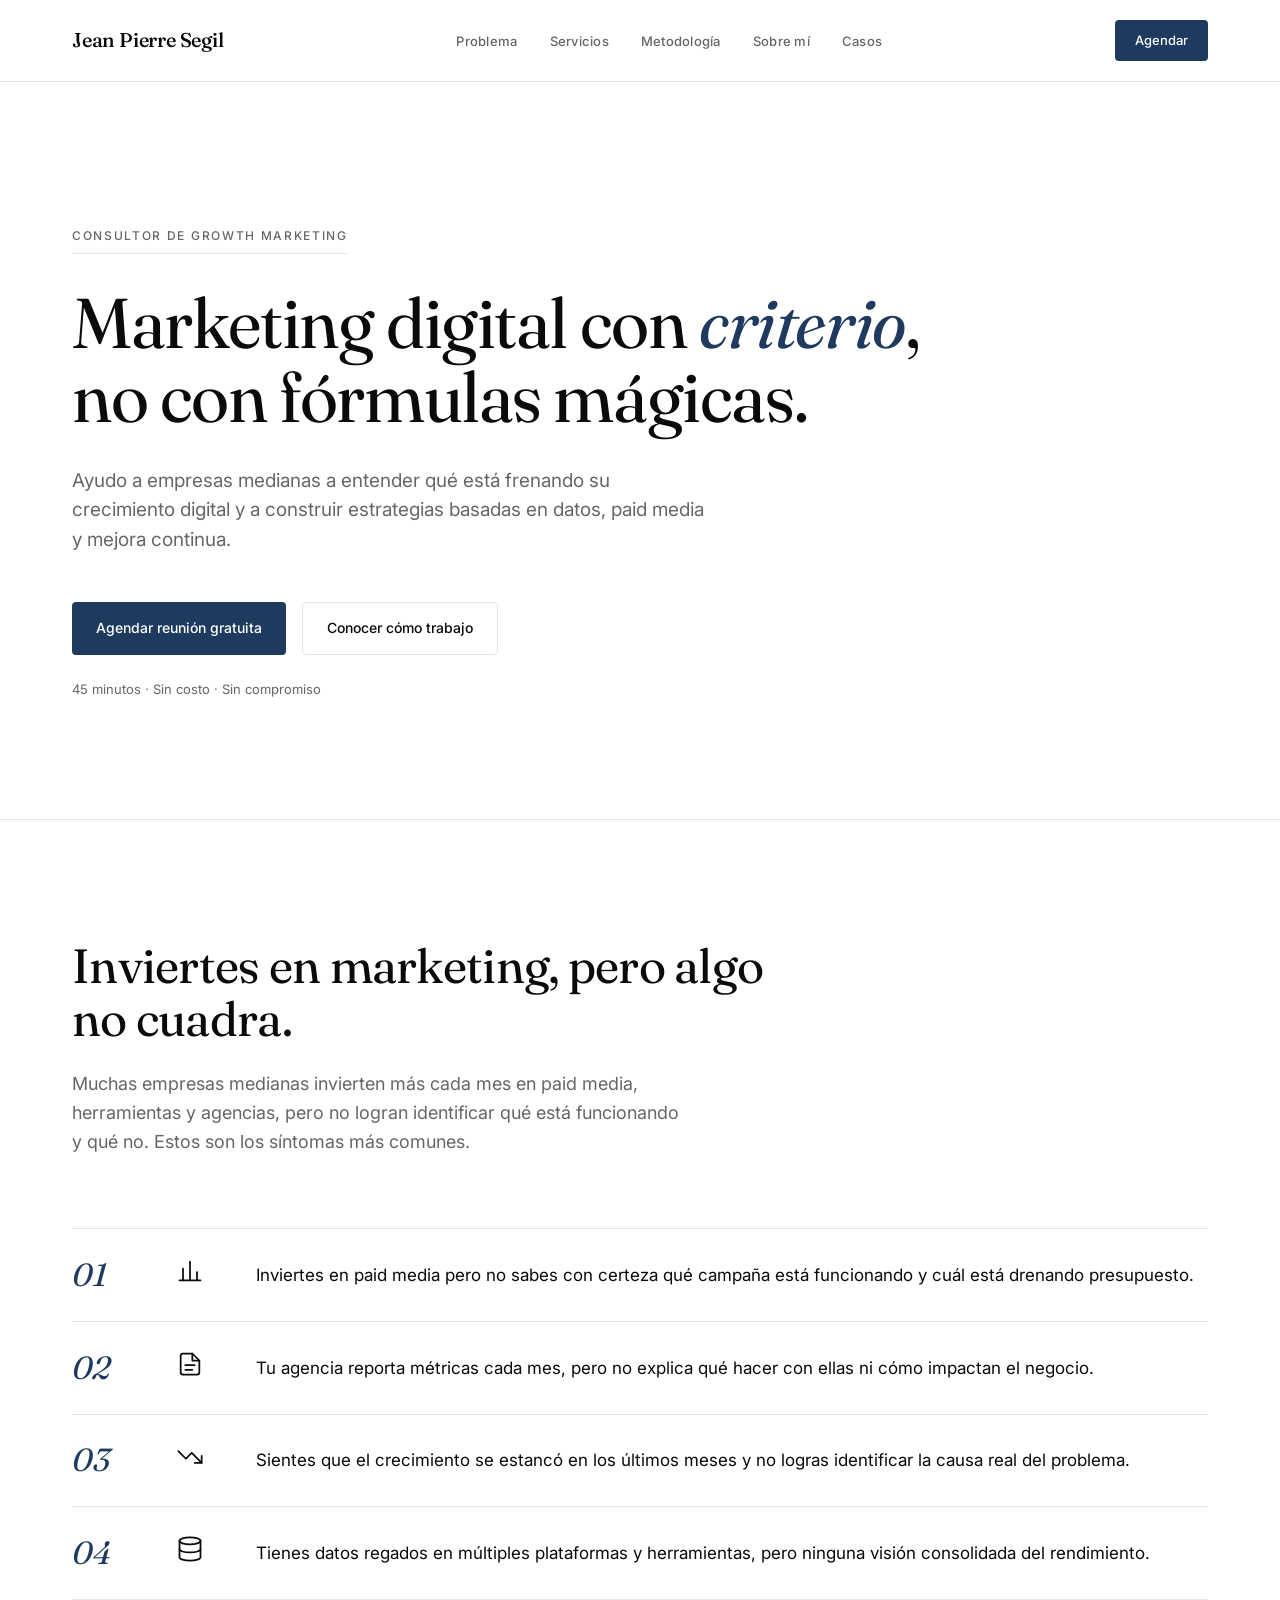
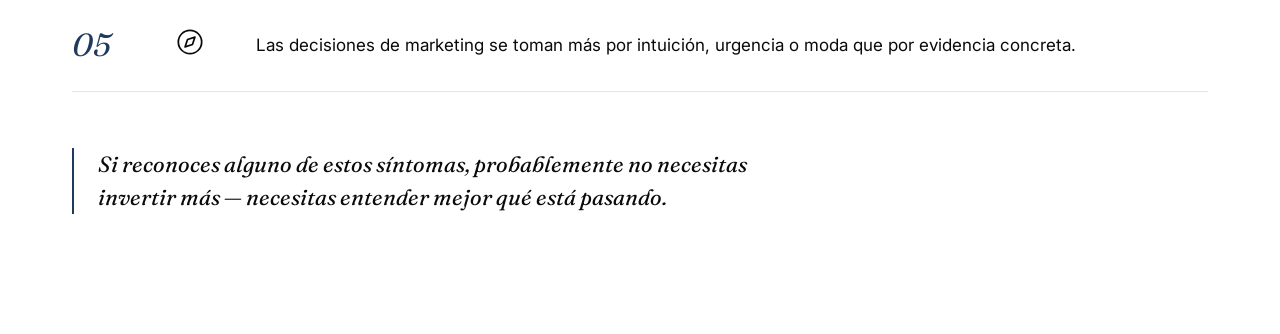
<file: direccion-visual-1-minimalista.html>
<!DOCTYPE html>
<html lang="es">
<head>
  <meta charset="UTF-8">
  <meta name="viewport" content="width=device-width, initial-scale=1.0">
  <title>Dirección visual 1 — Minimalista premium</title>
  <link rel="preconnect" href="https://fonts.googleapis.com">
  <link rel="preconnect" href="https://fonts.gstatic.com" crossorigin>
  <link href="https://fonts.googleapis.com/css2?family=Fraunces:ital,opsz,wght@0,9..144,400;0,9..144,500;0,9..144,600;1,9..144,400&family=Inter:wght@400;500;600;700&display=swap" rel="stylesheet">
  <style>
    :root {
      --bg: #FFFFFF;
      --text: #0A0A0A;
      --muted: #666666;
      --accent: #1E3A5F;
      --border: #E5E5E5;
      --serif: "Fraunces", Georgia, serif;
      --sans: "Inter", system-ui, sans-serif;
    }

    *, *::before, *::after { box-sizing: border-box; }

    html { scroll-behavior: smooth; }

    body {
      margin: 0;
      font-family: var(--sans);
      font-size: 16px;
      line-height: 1.6;
      color: var(--text);
      background: var(--bg);
      -webkit-font-smoothing: antialiased;
    }

    .container {
      max-width: 1200px;
      margin: 0 auto;
      padding: 0 32px;
    }

    /* ========== NAV ========== */
    .nav {
      position: sticky;
      top: 0;
      z-index: 100;
      background: var(--bg);
      border-bottom: 1px solid var(--border);
    }
    .nav-inner {
      display: flex;
      align-items: center;
      justify-content: space-between;
      padding: 20px 32px;
      max-width: 1200px;
      margin: 0 auto;
      gap: 32px;
    }
    .nav-logo {
      font-family: var(--serif);
      font-size: 20px;
      font-weight: 500;
      color: var(--text);
      text-decoration: none;
      letter-spacing: -0.01em;
    }
    .nav-menu {
      display: flex;
      gap: 32px;
      list-style: none;
      margin: 0;
      padding: 0;
    }
    .nav-menu a {
      font-family: var(--sans);
      font-size: 13px;
      font-weight: 500;
      color: var(--muted);
      text-decoration: none;
      letter-spacing: 0.02em;
      transition: color 0.15s;
    }
    .nav-menu a:hover { color: var(--text); }
    .nav-cta {
      font-family: var(--sans);
      font-size: 13px;
      font-weight: 500;
      padding: 10px 20px;
      background: var(--accent);
      color: #fff;
      text-decoration: none;
      border-radius: 4px;
      transition: opacity 0.15s;
    }
    .nav-cta:hover { opacity: 0.85; }

    /* ========== HERO ========== */
    .hero {
      padding: 140px 0 120px;
    }
    .hero-inner {
      max-width: 860px;
    }
    .eyebrow {
      display: inline-block;
      font-family: var(--sans);
      font-size: 12px;
      font-weight: 500;
      letter-spacing: 0.14em;
      text-transform: uppercase;
      color: var(--muted);
      margin-bottom: 32px;
      padding-bottom: 8px;
      border-bottom: 1px solid var(--border);
    }
    h1 {
      font-family: var(--serif);
      font-size: clamp(2.5rem, 5.5vw, 4.5rem);
      font-weight: 400;
      line-height: 1.05;
      letter-spacing: -0.02em;
      margin: 0 0 32px;
      color: var(--text);
    }
    h1 em {
      font-style: italic;
      color: var(--accent);
      font-weight: 400;
    }
    .subtitle {
      font-family: var(--sans);
      font-size: 19px;
      line-height: 1.55;
      color: var(--muted);
      margin: 0 0 48px;
      max-width: 640px;
    }
    .hero-ctas {
      display: flex;
      gap: 16px;
      margin-bottom: 24px;
      flex-wrap: wrap;
    }
    .btn {
      display: inline-flex;
      align-items: center;
      gap: 8px;
      font-family: var(--sans);
      font-size: 14px;
      font-weight: 500;
      padding: 14px 24px;
      text-decoration: none;
      border-radius: 4px;
      transition: opacity 0.15s, border-color 0.15s;
    }
    .btn-primary {
      background: var(--accent);
      color: #fff;
    }
    .btn-primary:hover { opacity: 0.88; }
    .btn-secondary {
      background: transparent;
      color: var(--text);
      border: 1px solid var(--border);
    }
    .btn-secondary:hover { border-color: var(--text); }
    .micro {
      font-family: var(--sans);
      font-size: 13px;
      color: var(--muted);
      margin: 0;
    }

    /* ========== PROBLEMA ========== */
    .problema {
      padding: 120px 0;
      border-top: 1px solid var(--border);
    }
    .problema-head {
      max-width: 720px;
      margin-bottom: 72px;
    }
    h2 {
      font-family: var(--serif);
      font-size: clamp(2rem, 3.8vw, 3rem);
      font-weight: 400;
      line-height: 1.1;
      letter-spacing: -0.015em;
      margin: 0 0 24px;
      color: var(--text);
    }
    .problema-head p {
      font-size: 18px;
      line-height: 1.6;
      color: var(--muted);
      margin: 0;
      max-width: 620px;
    }
    .problema-lista {
      list-style: none;
      padding: 0;
      margin: 0 0 56px;
      border-top: 1px solid var(--border);
    }
    .problema-item {
      display: grid;
      grid-template-columns: 80px 56px 1fr;
      gap: 24px;
      align-items: center;
      padding: 28px 0;
      border-bottom: 1px solid var(--border);
    }
    .problema-num {
      font-family: var(--serif);
      font-size: 32px;
      font-style: italic;
      font-weight: 400;
      color: var(--accent);
      line-height: 1;
    }
    .problema-icon svg {
      width: 28px;
      height: 28px;
      stroke: var(--text);
      stroke-width: 1.5;
      fill: none;
      stroke-linecap: round;
      stroke-linejoin: round;
    }
    .problema-item p {
      font-size: 17px;
      line-height: 1.55;
      color: var(--text);
      margin: 0;
      font-weight: 400;
    }
    .problema-cierre {
      font-family: var(--serif);
      font-style: italic;
      font-size: 22px;
      line-height: 1.5;
      color: var(--text);
      max-width: 720px;
      margin: 0;
      padding-left: 24px;
      border-left: 2px solid var(--accent);
    }

    /* ========== RESPONSIVE ========== */
    @media (max-width: 900px) {
      .nav-menu { display: none; }
      .hero { padding: 80px 0 72px; }
      .problema { padding: 80px 0; }
      .problema-head { margin-bottom: 48px; }
      .problema-item {
        grid-template-columns: 48px 1fr;
        gap: 16px;
        padding: 20px 0;
      }
      .problema-num {
        grid-column: 1;
        font-size: 24px;
      }
      .problema-icon { display: none; }
      .subtitle { font-size: 17px; }
      .problema-cierre { font-size: 18px; }
    }

    @media (max-width: 480px) {
      .container { padding: 0 20px; }
      .nav-inner { padding: 16px 20px; gap: 16px; }
      .hero-ctas { flex-direction: column; align-items: stretch; }
      .btn { justify-content: center; }
    }
  </style>
</head>
<body>

  <!-- Sección: Nav -->
  <header class="nav">
    <div class="nav-inner">
      <a href="#" class="nav-logo">Jean Pierre Segil</a>
      <nav>
        <ul class="nav-menu">
          <li><a href="#problema">Problema</a></li>
          <li><a href="#servicios">Servicios</a></li>
          <li><a href="#metodologia">Metodología</a></li>
          <li><a href="#sobre-mi">Sobre mí</a></li>
          <li><a href="#casos">Casos</a></li>
        </ul>
      </nav>
      <a href="#" class="nav-cta">Agendar</a>
    </div>
  </header>

  <!-- Sección: Hero -->
  <section class="hero">
    <div class="container">
      <div class="hero-inner">
        <span class="eyebrow">Consultor de Growth Marketing</span>
        <h1>Marketing digital con <em>criterio</em>, no con fórmulas mágicas.</h1>
        <p class="subtitle">Ayudo a empresas medianas a entender qué está frenando su crecimiento digital y a construir estrategias basadas en datos, paid media y mejora continua.</p>
        <div class="hero-ctas">
          <a href="#" class="btn btn-primary">Agendar reunión gratuita</a>
          <a href="#" class="btn btn-secondary">Conocer cómo trabajo</a>
        </div>
        <p class="micro">45 minutos · Sin costo · Sin compromiso</p>
      </div>
    </div>
  </section>

  <!-- Sección: Problema -->
  <section id="problema" class="problema">
    <div class="container">
      <div class="problema-head">
        <h2>Inviertes en marketing, pero algo no cuadra.</h2>
        <p>Muchas empresas medianas invierten más cada mes en paid media, herramientas y agencias, pero no logran identificar qué está funcionando y qué no. Estos son los síntomas más comunes.</p>
      </div>
      <ul class="problema-lista">
        <li class="problema-item">
          <span class="problema-num">01</span>
          <div class="problema-icon">
            <svg viewBox="0 0 24 24"><path d="M3 20h18"/><path d="M6 20V10"/><path d="M12 20V4"/><path d="M18 20v-7"/></svg>
          </div>
          <p>Inviertes en paid media pero no sabes con certeza qué campaña está funcionando y cuál está drenando presupuesto.</p>
        </li>
        <li class="problema-item">
          <span class="problema-num">02</span>
          <div class="problema-icon">
            <svg viewBox="0 0 24 24"><path d="M14 3H6a2 2 0 0 0-2 2v14a2 2 0 0 0 2 2h12a2 2 0 0 0 2-2V9z"/><path d="M14 3v6h6"/><path d="M8 13h8"/><path d="M8 17h6"/></svg>
          </div>
          <p>Tu agencia reporta métricas cada mes, pero no explica qué hacer con ellas ni cómo impactan el negocio.</p>
        </li>
        <li class="problema-item">
          <span class="problema-num">03</span>
          <div class="problema-icon">
            <svg viewBox="0 0 24 24"><polyline points="22 17 13.5 8.5 8.5 13.5 2 7"/><polyline points="16 17 22 17 22 11"/></svg>
          </div>
          <p>Sientes que el crecimiento se estancó en los últimos meses y no logras identificar la causa real del problema.</p>
        </li>
        <li class="problema-item">
          <span class="problema-num">04</span>
          <div class="problema-icon">
            <svg viewBox="0 0 24 24"><ellipse cx="12" cy="5" rx="9" ry="3"/><path d="M3 5v14a9 3 0 0 0 18 0V5"/><path d="M3 12a9 3 0 0 0 18 0"/></svg>
          </div>
          <p>Tienes datos regados en múltiples plataformas y herramientas, pero ninguna visión consolidada del rendimiento.</p>
        </li>
        <li class="problema-item">
          <span class="problema-num">05</span>
          <div class="problema-icon">
            <svg viewBox="0 0 24 24"><circle cx="12" cy="12" r="10"/><polygon points="16.24 7.76 14.12 14.12 7.76 16.24 9.88 9.88 16.24 7.76"/></svg>
          </div>
          <p>Las decisiones de marketing se toman más por intuición, urgencia o moda que por evidencia concreta.</p>
        </li>
      </ul>
      <p class="problema-cierre">Si reconoces alguno de estos síntomas, probablemente no necesitas invertir más — necesitas entender mejor qué está pasando.</p>
    </div>
  </section>

  <!--
  DIRECCIÓN VISUAL 1 — MINIMALISTA PREMIUM

  Mood: Editorial, sofisticada y atemporal. Inspiración en publicaciones
  impresas tipo FT Weekend o Monocle: mucho aire blanco, tipografía serif
  Fraunces para títulos en contraste con Inter para cuerpo, acento único
  en azul profundo #1E3A5F reservado para CTAs y guiños editoriales
  (itálica en H1, barra lateral en el cierre). Transmite confianza de
  boutique de consultoría premium sin gritar; la jerarquía la construyen
  las proporciones y los whitespace, no los colores.
  -->

</body>
</html>
</file>
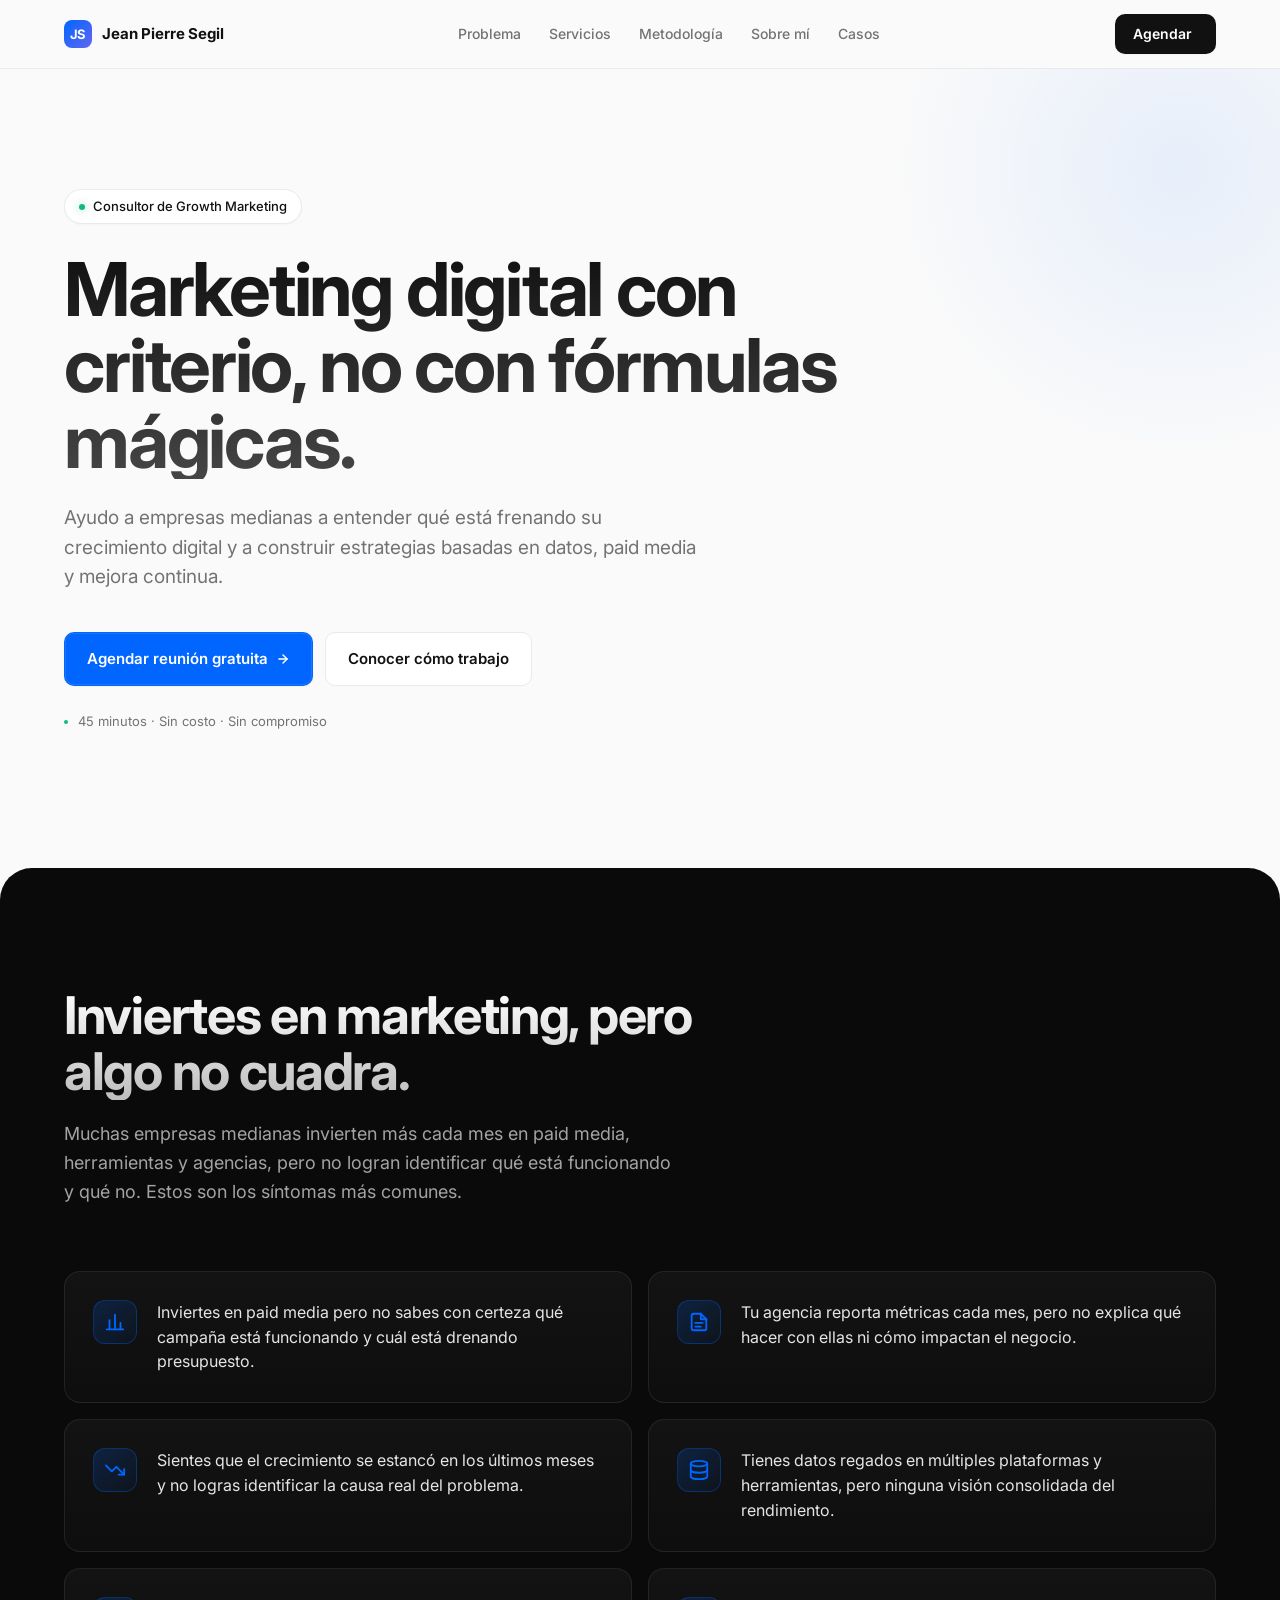
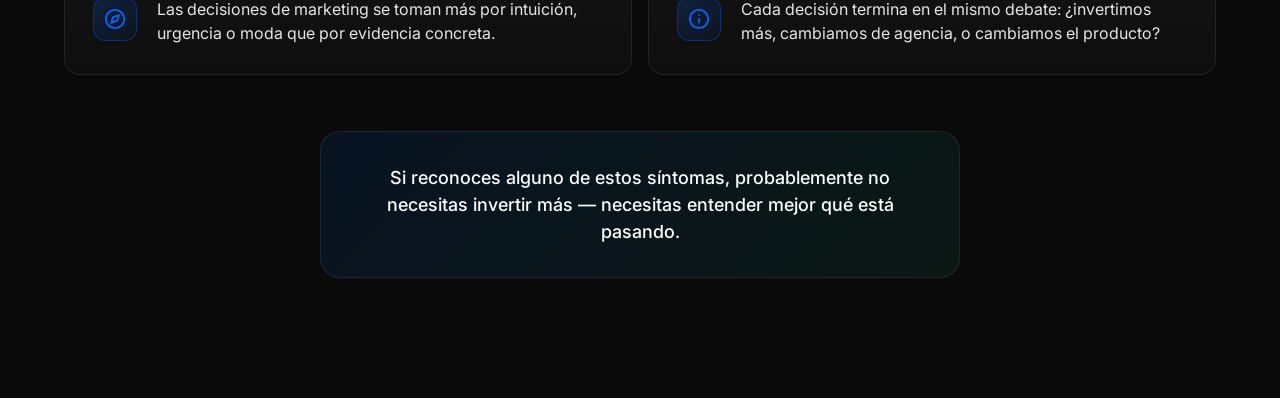
<file: direccion-visual-2-tech-moderno.html>
<!DOCTYPE html>
<html lang="es">
<head>
  <meta charset="UTF-8">
  <meta name="viewport" content="width=device-width, initial-scale=1.0">
  <title>Dirección visual 2 — Tech moderno</title>
  <link rel="preconnect" href="https://fonts.googleapis.com">
  <link rel="preconnect" href="https://fonts.gstatic.com" crossorigin>
  <link href="https://fonts.googleapis.com/css2?family=Inter:wght@400;500;600;700;800&display=swap" rel="stylesheet">
  <style>
    :root {
      --bg: #FAFAFA;
      --text: #111111;
      --muted: #737373;
      --blue: #0066FF;
      --mint: #10B981;
      --dark: #0A0A0A;
      --border: #EAEAEA;
      --font: "Inter", system-ui, sans-serif;
    }

    *, *::before, *::after { box-sizing: border-box; }

    html { scroll-behavior: smooth; }

    body {
      margin: 0;
      font-family: var(--font);
      font-size: 16px;
      line-height: 1.6;
      color: var(--text);
      background: var(--bg);
      -webkit-font-smoothing: antialiased;
    }

    .container {
      max-width: 1200px;
      margin: 0 auto;
      padding: 0 24px;
    }

    /* ========== NAV — glass effect ========== */
    .nav {
      position: sticky;
      top: 0;
      z-index: 100;
      background: rgba(250, 250, 250, 0.72);
      backdrop-filter: saturate(180%) blur(16px);
      -webkit-backdrop-filter: saturate(180%) blur(16px);
      border-bottom: 1px solid var(--border);
    }
    .nav-inner {
      display: flex;
      align-items: center;
      justify-content: space-between;
      padding: 14px 24px;
      max-width: 1200px;
      margin: 0 auto;
      gap: 24px;
    }
    .nav-logo {
      display: inline-flex;
      align-items: center;
      gap: 10px;
      color: var(--text);
      text-decoration: none;
      font-weight: 700;
      font-size: 15px;
      letter-spacing: -0.01em;
    }
    .nav-logo-mark {
      width: 28px;
      height: 28px;
      border-radius: 8px;
      background: linear-gradient(135deg, var(--blue) 0%, #6366F1 100%);
      display: grid;
      place-items: center;
      color: #fff;
      font-weight: 700;
      font-size: 13px;
    }
    .nav-menu {
      display: flex;
      gap: 28px;
      list-style: none;
      margin: 0;
      padding: 0;
    }
    .nav-menu a {
      font-size: 14px;
      font-weight: 500;
      color: var(--muted);
      text-decoration: none;
      transition: color 0.2s;
    }
    .nav-menu a:hover { color: var(--text); }
    .nav-cta {
      display: inline-flex;
      align-items: center;
      gap: 6px;
      font-size: 14px;
      font-weight: 600;
      padding: 9px 18px;
      background: var(--text);
      color: #fff;
      text-decoration: none;
      border-radius: 10px;
      transition: transform 0.2s, box-shadow 0.2s;
      box-shadow: 0 1px 2px rgba(0,0,0,0.04);
    }
    .nav-cta:hover {
      transform: translateY(-1px);
      box-shadow: 0 4px 12px rgba(0,0,0,0.08);
    }

    /* ========== HERO ========== */
    .hero {
      padding: 120px 0 96px;
      position: relative;
      overflow: hidden;
    }
    .hero::before {
      content: "";
      position: absolute;
      top: -200px;
      right: -200px;
      width: 600px;
      height: 600px;
      background: radial-gradient(circle, rgba(0, 102, 255, 0.08) 0%, transparent 70%);
      pointer-events: none;
    }
    .hero-inner {
      max-width: 860px;
      position: relative;
    }
    .eyebrow {
      display: inline-flex;
      align-items: center;
      gap: 8px;
      font-size: 13px;
      font-weight: 500;
      color: var(--text);
      margin-bottom: 28px;
      padding: 6px 14px;
      background: #fff;
      border: 1px solid var(--border);
      border-radius: 999px;
      box-shadow: 0 1px 2px rgba(0,0,0,0.03);
    }
    .eyebrow .dot {
      width: 6px;
      height: 6px;
      border-radius: 50%;
      background: var(--mint);
      box-shadow: 0 0 8px rgba(16, 185, 129, 0.5);
    }
    h1 {
      font-size: clamp(2.5rem, 5.8vw, 4.75rem);
      font-weight: 700;
      line-height: 1.02;
      letter-spacing: -0.03em;
      margin: 0 0 24px;
      background: linear-gradient(180deg, var(--text) 0%, #555 130%);
      -webkit-background-clip: text;
      background-clip: text;
      -webkit-text-fill-color: transparent;
    }
    .subtitle {
      font-size: 19px;
      line-height: 1.55;
      color: var(--muted);
      margin: 0 0 40px;
      max-width: 640px;
    }
    .hero-ctas {
      display: flex;
      gap: 12px;
      margin-bottom: 20px;
      flex-wrap: wrap;
    }
    .btn {
      display: inline-flex;
      align-items: center;
      gap: 8px;
      font-family: var(--font);
      font-size: 15px;
      font-weight: 600;
      padding: 14px 22px;
      text-decoration: none;
      border-radius: 10px;
      border: 1px solid transparent;
      transition: transform 0.2s, box-shadow 0.2s, background 0.2s;
      cursor: pointer;
    }
    .btn-primary {
      background: var(--blue);
      color: #fff;
      box-shadow: 0 1px 2px rgba(0,0,0,0.04), 0 0 0 1px rgba(255,255,255,0.1) inset;
    }
    .btn-primary:hover {
      transform: translateY(-1px);
      box-shadow: 0 8px 24px rgba(0, 102, 255, 0.28);
    }
    .btn-secondary {
      background: #fff;
      color: var(--text);
      border-color: var(--border);
    }
    .btn-secondary:hover {
      transform: translateY(-1px);
      box-shadow: 0 4px 16px rgba(0,0,0,0.06);
    }
    .btn .arrow {
      width: 14px;
      height: 14px;
      transition: transform 0.2s;
    }
    .btn:hover .arrow { transform: translateX(3px); }
    .micro {
      font-size: 13px;
      color: var(--muted);
      margin: 0;
      display: inline-flex;
      align-items: center;
      gap: 10px;
    }
    .micro::before {
      content: "";
      width: 4px;
      height: 4px;
      border-radius: 50%;
      background: var(--mint);
    }

    /* ========== PROBLEMA — fondo oscuro ========== */
    .problema {
      padding: 120px 0;
      background: var(--dark);
      color: #fff;
      border-radius: 32px 32px 0 0;
      margin-top: 40px;
    }
    .problema-head {
      max-width: 720px;
      margin-bottom: 64px;
    }
    h2 {
      font-size: clamp(2rem, 4.2vw, 3.25rem);
      font-weight: 700;
      line-height: 1.08;
      letter-spacing: -0.025em;
      margin: 0 0 20px;
      background: linear-gradient(180deg, #fff 0%, #aaa 130%);
      -webkit-background-clip: text;
      background-clip: text;
      -webkit-text-fill-color: transparent;
    }
    .problema-head p {
      font-size: 18px;
      line-height: 1.6;
      color: #A3A3A3;
      margin: 0;
      max-width: 620px;
    }
    .problema-grid {
      display: grid;
      grid-template-columns: repeat(2, 1fr);
      gap: 16px;
      margin-bottom: 56px;
    }
    .problema-item {
      background: linear-gradient(180deg, rgba(255,255,255,0.04) 0%, rgba(255,255,255,0.02) 100%);
      border: 1px solid rgba(255,255,255,0.08);
      border-radius: 16px;
      padding: 28px;
      display: flex;
      gap: 20px;
      align-items: flex-start;
      transition: border-color 0.2s, transform 0.2s, background 0.2s;
    }
    .problema-item:hover {
      border-color: rgba(0, 102, 255, 0.4);
      transform: translateY(-2px);
      background: linear-gradient(180deg, rgba(255,255,255,0.06) 0%, rgba(255,255,255,0.03) 100%);
    }
    .problema-icon {
      width: 44px;
      height: 44px;
      border-radius: 12px;
      background: linear-gradient(135deg, rgba(0, 102, 255, 0.2) 0%, rgba(0, 102, 255, 0.05) 100%);
      border: 1px solid rgba(0, 102, 255, 0.3);
      display: grid;
      place-items: center;
      flex-shrink: 0;
    }
    .problema-icon svg {
      width: 22px;
      height: 22px;
      stroke: var(--blue);
      stroke-width: 2;
      fill: none;
      stroke-linecap: round;
      stroke-linejoin: round;
    }
    .problema-item p {
      margin: 0;
      font-size: 16px;
      line-height: 1.55;
      color: #E5E5E5;
    }
    .problema-cierre {
      text-align: center;
      max-width: 640px;
      margin: 0 auto;
      padding: 32px;
      border-radius: 20px;
      background: linear-gradient(135deg, rgba(0, 102, 255, 0.1) 0%, rgba(16, 185, 129, 0.08) 100%);
      border: 1px solid rgba(255,255,255,0.08);
      font-size: 18px;
      line-height: 1.5;
      color: #fff;
      font-weight: 500;
    }

    /* ========== RESPONSIVE ========== */
    @media (max-width: 900px) {
      .nav-menu { display: none; }
      .hero { padding: 72px 0 64px; }
      .problema {
        padding: 80px 0;
        border-radius: 24px 24px 0 0;
      }
      .problema-head { margin-bottom: 40px; }
      .problema-grid {
        grid-template-columns: 1fr;
      }
      .subtitle { font-size: 17px; }
      .problema-item { padding: 24px; }
    }

    @media (max-width: 480px) {
      .hero-ctas { flex-direction: column; align-items: stretch; }
      .btn { justify-content: center; }
    }
  </style>
</head>
<body>

  <!-- Sección: Nav -->
  <header class="nav">
    <div class="nav-inner">
      <a href="#" class="nav-logo">
        <span class="nav-logo-mark">JS</span>
        <span>Jean Pierre Segil</span>
      </a>
      <nav>
        <ul class="nav-menu">
          <li><a href="#problema">Problema</a></li>
          <li><a href="#servicios">Servicios</a></li>
          <li><a href="#metodologia">Metodología</a></li>
          <li><a href="#sobre-mi">Sobre mí</a></li>
          <li><a href="#casos">Casos</a></li>
        </ul>
      </nav>
      <a href="#" class="nav-cta">
        Agendar
        <svg class="arrow" viewBox="0 0 24 24" fill="none" stroke="currentColor" stroke-width="2.5" stroke-linecap="round" stroke-linejoin="round"><line x1="5" y1="12" x2="19" y2="12"/><polyline points="12 5 19 12 12 19"/></svg>
      </a>
    </div>
  </header>

  <!-- Sección: Hero -->
  <section class="hero">
    <div class="container">
      <div class="hero-inner">
        <span class="eyebrow"><span class="dot"></span> Consultor de Growth Marketing</span>
        <h1>Marketing digital con criterio, no con fórmulas mágicas.</h1>
        <p class="subtitle">Ayudo a empresas medianas a entender qué está frenando su crecimiento digital y a construir estrategias basadas en datos, paid media y mejora continua.</p>
        <div class="hero-ctas">
          <a href="#" class="btn btn-primary">
            Agendar reunión gratuita
            <svg class="arrow" viewBox="0 0 24 24" fill="none" stroke="currentColor" stroke-width="2.5" stroke-linecap="round" stroke-linejoin="round"><line x1="5" y1="12" x2="19" y2="12"/><polyline points="12 5 19 12 12 19"/></svg>
          </a>
          <a href="#" class="btn btn-secondary">Conocer cómo trabajo</a>
        </div>
        <p class="micro">45 minutos · Sin costo · Sin compromiso</p>
      </div>
    </div>
  </section>

  <!-- Sección: Problema -->
  <section id="problema" class="problema">
    <div class="container">
      <div class="problema-head">
        <h2>Inviertes en marketing, pero algo no cuadra.</h2>
        <p>Muchas empresas medianas invierten más cada mes en paid media, herramientas y agencias, pero no logran identificar qué está funcionando y qué no. Estos son los síntomas más comunes.</p>
      </div>
      <div class="problema-grid">
        <div class="problema-item">
          <div class="problema-icon">
            <svg viewBox="0 0 24 24"><path d="M3 20h18"/><path d="M6 20V10"/><path d="M12 20V4"/><path d="M18 20v-7"/></svg>
          </div>
          <p>Inviertes en paid media pero no sabes con certeza qué campaña está funcionando y cuál está drenando presupuesto.</p>
        </div>
        <div class="problema-item">
          <div class="problema-icon">
            <svg viewBox="0 0 24 24"><path d="M14 3H6a2 2 0 0 0-2 2v14a2 2 0 0 0 2 2h12a2 2 0 0 0 2-2V9z"/><path d="M14 3v6h6"/><path d="M8 13h8"/><path d="M8 17h6"/></svg>
          </div>
          <p>Tu agencia reporta métricas cada mes, pero no explica qué hacer con ellas ni cómo impactan el negocio.</p>
        </div>
        <div class="problema-item">
          <div class="problema-icon">
            <svg viewBox="0 0 24 24"><polyline points="22 17 13.5 8.5 8.5 13.5 2 7"/><polyline points="16 17 22 17 22 11"/></svg>
          </div>
          <p>Sientes que el crecimiento se estancó en los últimos meses y no logras identificar la causa real del problema.</p>
        </div>
        <div class="problema-item">
          <div class="problema-icon">
            <svg viewBox="0 0 24 24"><ellipse cx="12" cy="5" rx="9" ry="3"/><path d="M3 5v14a9 3 0 0 0 18 0V5"/><path d="M3 12a9 3 0 0 0 18 0"/></svg>
          </div>
          <p>Tienes datos regados en múltiples plataformas y herramientas, pero ninguna visión consolidada del rendimiento.</p>
        </div>
        <div class="problema-item">
          <div class="problema-icon">
            <svg viewBox="0 0 24 24"><circle cx="12" cy="12" r="10"/><polygon points="16.24 7.76 14.12 14.12 7.76 16.24 9.88 9.88 16.24 7.76"/></svg>
          </div>
          <p>Las decisiones de marketing se toman más por intuición, urgencia o moda que por evidencia concreta.</p>
        </div>
        <div class="problema-item">
          <div class="problema-icon">
            <svg viewBox="0 0 24 24"><circle cx="12" cy="12" r="10"/><path d="M12 16v-4"/><path d="M12 8h.01"/></svg>
          </div>
          <p>Cada decisión termina en el mismo debate: ¿invertimos más, cambiamos de agencia, o cambiamos el producto?</p>
        </div>
      </div>
      <p class="problema-cierre">Si reconoces alguno de estos síntomas, probablemente no necesitas invertir más — necesitas entender mejor qué está pasando.</p>
    </div>
  </section>

  <!--
  DIRECCIÓN VISUAL 2 — TECH MODERNO

  Mood: Contemporánea, techy y dinámica. Inspiración en Linear.app y
  Vercel: nav con glass effect, eyebrow como pill badge con "live dot",
  H1 en gradiente oscuro→medio, botones con shadows y micro-animaciones
  (translateY + arrow shift), sección #problema con fondo #0A0A0A y
  cards sobre gradientes sutiles con borde fosforescente en hover.
  Transmite producto SaaS y consultoría para equipos data-driven.
  -->

</body>
</html>
</file>
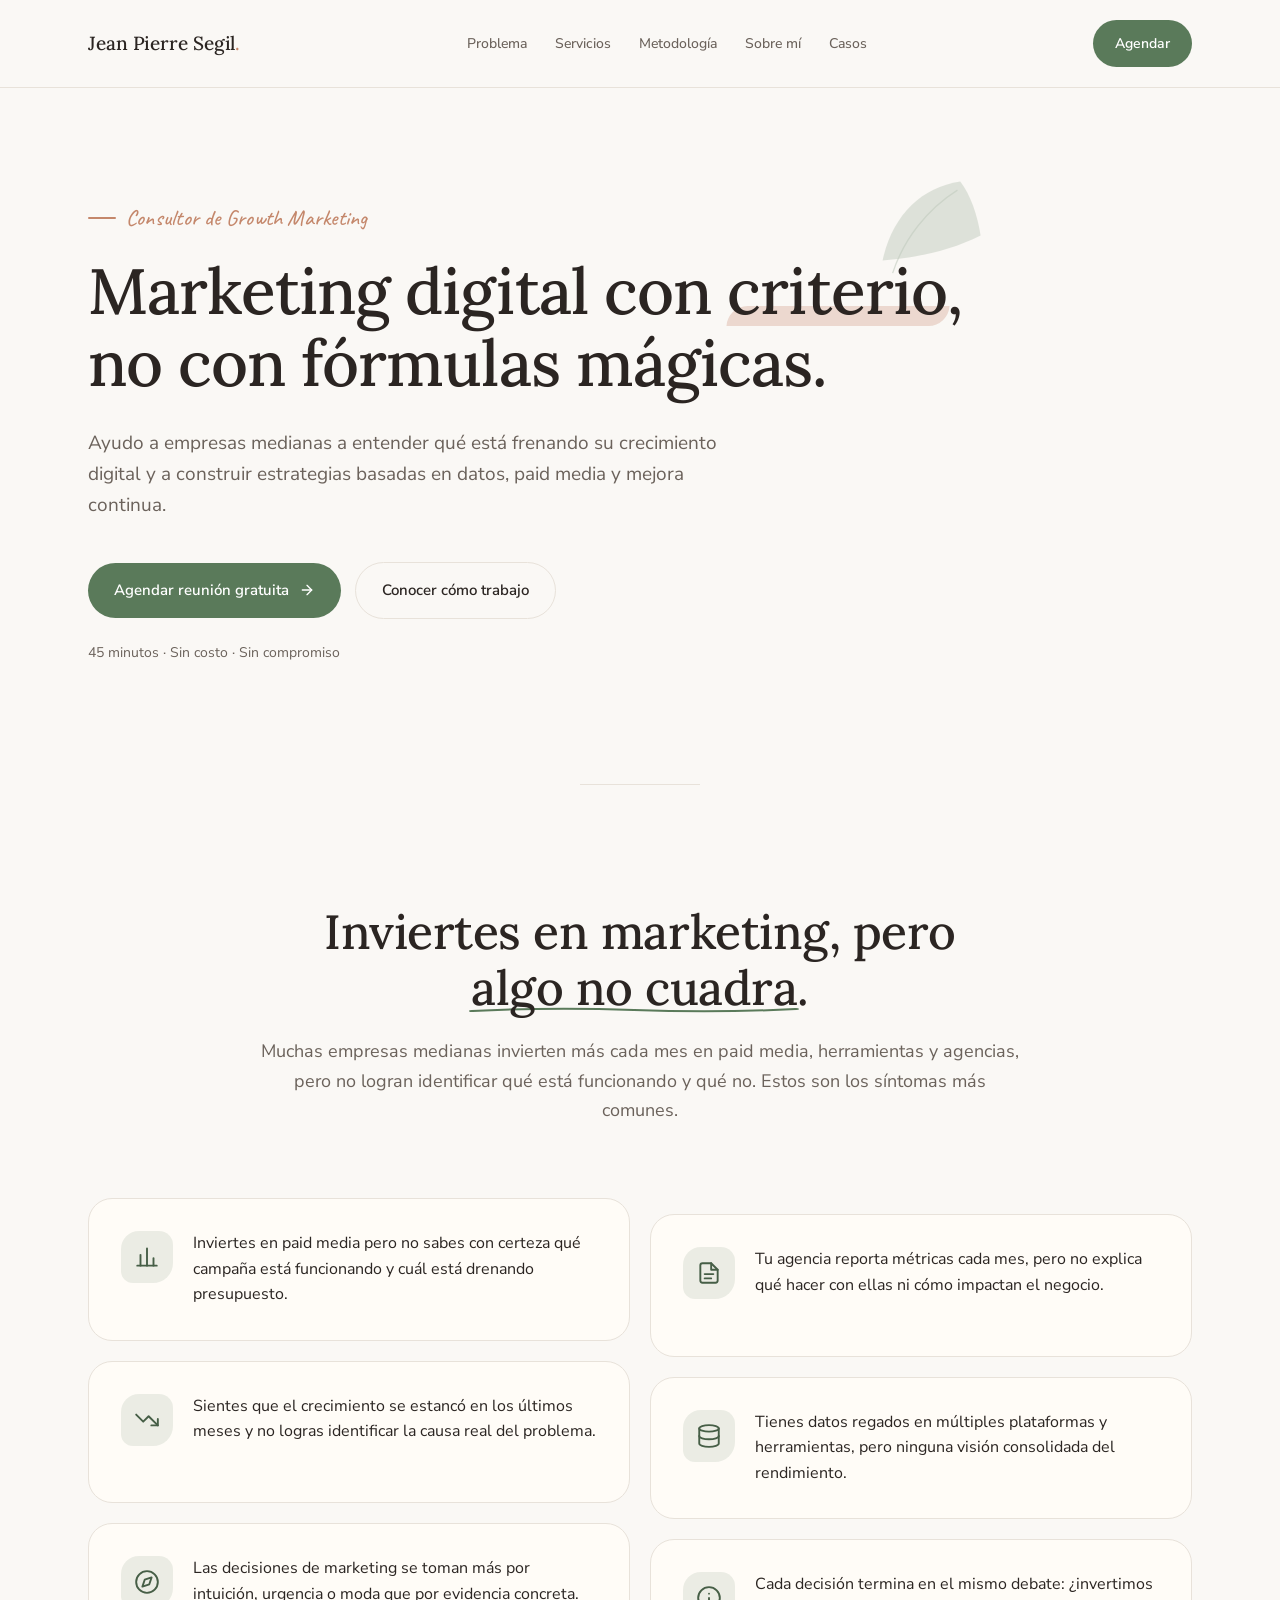
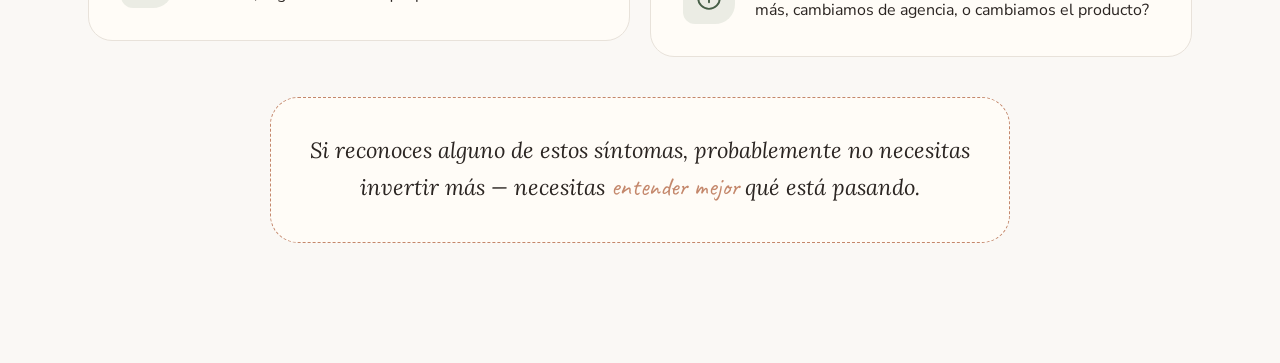
<file: direccion-visual-3-humana-calida.html>
<!DOCTYPE html>
<html lang="es">
<head>
  <meta charset="UTF-8">
  <meta name="viewport" content="width=device-width, initial-scale=1.0">
  <title>Dirección visual 3 — Humana cálida</title>
  <link rel="preconnect" href="https://fonts.googleapis.com">
  <link rel="preconnect" href="https://fonts.gstatic.com" crossorigin>
  <link href="https://fonts.googleapis.com/css2?family=Lora:ital,wght@0,400;0,500;0,600;1,400&family=Nunito+Sans:wght@400;500;600;700&family=Caveat:wght@500;600&display=swap" rel="stylesheet">
  <style>
    :root {
      --bg: #FAF8F5;
      --text: #2B2522;
      --muted: #6B625B;
      --olive: #5A7A5A;
      --olive-dark: #465E46;
      --terra: #C4876B;
      --border: #E8E2DA;
      --paper: #FFFCF7;
      --serif: "Lora", Georgia, serif;
      --sans: "Nunito Sans", system-ui, sans-serif;
      --hand: "Caveat", cursive;
    }

    *, *::before, *::after { box-sizing: border-box; }

    html { scroll-behavior: smooth; }

    body {
      margin: 0;
      font-family: var(--sans);
      font-size: 16px;
      line-height: 1.65;
      color: var(--text);
      background: var(--bg);
      -webkit-font-smoothing: antialiased;
    }

    .container {
      max-width: 1160px;
      margin: 0 auto;
      padding: 0 28px;
    }

    /* ========== NAV ========== */
    .nav {
      position: sticky;
      top: 0;
      z-index: 100;
      background: var(--bg);
      border-bottom: 1px solid var(--border);
    }
    .nav-inner {
      display: flex;
      align-items: center;
      justify-content: space-between;
      padding: 20px 28px;
      max-width: 1160px;
      margin: 0 auto;
      gap: 28px;
    }
    .nav-logo {
      font-family: var(--serif);
      font-size: 19px;
      font-weight: 500;
      color: var(--text);
      text-decoration: none;
      letter-spacing: -0.005em;
    }
    .nav-logo::after {
      content: ".";
      color: var(--terra);
    }
    .nav-menu {
      display: flex;
      gap: 28px;
      list-style: none;
      margin: 0;
      padding: 0;
    }
    .nav-menu a {
      font-family: var(--sans);
      font-size: 14px;
      font-weight: 500;
      color: var(--muted);
      text-decoration: none;
      transition: color 0.2s;
      position: relative;
    }
    .nav-menu a:hover {
      color: var(--olive-dark);
    }
    .nav-cta {
      font-family: var(--sans);
      font-size: 14px;
      font-weight: 600;
      padding: 12px 22px;
      background: var(--olive);
      color: #fff;
      text-decoration: none;
      border-radius: 999px;
      transition: background 0.2s, transform 0.2s;
    }
    .nav-cta:hover {
      background: var(--olive-dark);
      transform: translateY(-1px);
    }

    /* ========== HERO ========== */
    .hero {
      padding: 112px 0 120px;
      position: relative;
      overflow: hidden;
    }
    .hero-inner {
      max-width: 900px;
      position: relative;
    }
    .hero-leaf {
      position: absolute;
      top: -40px;
      right: -40px;
      width: 180px;
      height: 180px;
      opacity: 0.35;
      color: var(--olive);
      transform: rotate(18deg);
      pointer-events: none;
    }
    .eyebrow {
      display: inline-flex;
      align-items: center;
      gap: 10px;
      font-family: var(--hand);
      font-size: 22px;
      font-weight: 500;
      color: var(--terra);
      margin-bottom: 20px;
      letter-spacing: 0.01em;
    }
    .eyebrow::before {
      content: "";
      display: inline-block;
      width: 28px;
      height: 2px;
      background: var(--terra);
      border-radius: 2px;
    }
    h1 {
      font-family: var(--serif);
      font-size: clamp(2.25rem, 5.2vw, 4rem);
      font-weight: 500;
      line-height: 1.12;
      letter-spacing: -0.015em;
      margin: 0 0 28px;
      color: var(--text);
    }
    h1 .highlight {
      position: relative;
      display: inline-block;
      white-space: nowrap;
    }
    h1 .highlight::after {
      content: "";
      position: absolute;
      left: 0;
      right: -2px;
      bottom: 0.02em;
      height: 0.32em;
      background: rgba(196, 135, 107, 0.28);
      border-radius: 999px 2px 999px 4px;
      z-index: -1;
      transform: skewX(-3deg);
    }
    .subtitle {
      font-family: var(--sans);
      font-size: 19px;
      line-height: 1.65;
      color: var(--muted);
      margin: 0 0 40px;
      max-width: 660px;
    }
    .hero-ctas {
      display: flex;
      gap: 14px;
      margin-bottom: 22px;
      flex-wrap: wrap;
      align-items: center;
    }
    .btn {
      display: inline-flex;
      align-items: center;
      gap: 10px;
      font-family: var(--sans);
      font-size: 15px;
      font-weight: 600;
      padding: 15px 26px;
      text-decoration: none;
      border-radius: 999px;
      transition: background 0.2s, color 0.2s, transform 0.2s, border-color 0.2s;
      cursor: pointer;
    }
    .btn-primary {
      background: var(--olive);
      color: #fff;
    }
    .btn-primary:hover {
      background: var(--olive-dark);
      transform: translateY(-1px);
    }
    .btn-secondary {
      background: transparent;
      color: var(--text);
      border: 1px solid var(--border);
    }
    .btn-secondary:hover {
      border-color: var(--terra);
      color: var(--terra);
    }
    .btn .arrow {
      width: 16px;
      height: 16px;
      transition: transform 0.2s;
    }
    .btn:hover .arrow { transform: translateX(3px); }
    .micro {
      font-family: var(--sans);
      font-size: 14px;
      color: var(--muted);
      margin: 0;
    }

    /* ========== PROBLEMA ========== */
    .problema {
      padding: 120px 0;
      position: relative;
    }
    .problema::before {
      content: "";
      position: absolute;
      top: 0;
      left: 50%;
      transform: translateX(-50%);
      width: 120px;
      height: 1px;
      background: var(--border);
    }
    .problema-head {
      max-width: 760px;
      margin: 0 auto 72px;
      text-align: center;
    }
    h2 {
      font-family: var(--serif);
      font-size: clamp(2rem, 3.8vw, 3rem);
      font-weight: 500;
      line-height: 1.18;
      letter-spacing: -0.01em;
      margin: 0 0 20px;
      color: var(--text);
    }
    h2 .highlight {
      position: relative;
      display: inline-block;
    }
    h2 .highlight::after {
      content: "";
      position: absolute;
      left: -2px;
      right: -2px;
      bottom: 0.06em;
      height: 8px;
      background-image: url("data:image/svg+xml;utf8,<svg xmlns='http://www.w3.org/2000/svg' viewBox='0 0 100 8' preserveAspectRatio='none'><path d='M1 5 Q 25 1, 50 4 T 99 3' stroke='%235A7A5A' stroke-width='2' fill='none' stroke-linecap='round'/></svg>");
      background-repeat: no-repeat;
      background-size: 100% 100%;
      z-index: -1;
    }
    .problema-head p {
      font-size: 18px;
      line-height: 1.65;
      color: var(--muted);
      margin: 0;
    }
    .problema-grid {
      display: grid;
      grid-template-columns: repeat(2, 1fr);
      gap: 20px;
      margin-bottom: 56px;
    }
    .problema-item {
      background: var(--paper);
      border: 1px solid var(--border);
      border-radius: 24px;
      padding: 32px;
      display: flex;
      gap: 20px;
      align-items: flex-start;
      transition: border-color 0.2s, transform 0.2s;
    }
    .problema-item:nth-child(even) {
      transform: translateY(16px);
    }
    .problema-item:hover {
      border-color: var(--terra);
    }
    .problema-icon {
      width: 52px;
      height: 52px;
      border-radius: 18px 14px 20px 12px;
      background: rgba(90, 122, 90, 0.12);
      display: grid;
      place-items: center;
      flex-shrink: 0;
    }
    .problema-icon svg {
      width: 26px;
      height: 26px;
      stroke: var(--olive-dark);
      stroke-width: 1.75;
      fill: none;
      stroke-linecap: round;
      stroke-linejoin: round;
    }
    .problema-item p {
      margin: 0;
      font-size: 16px;
      line-height: 1.6;
      color: var(--text);
    }
    .problema-cierre {
      font-family: var(--serif);
      font-size: 22px;
      font-style: italic;
      font-weight: 400;
      line-height: 1.5;
      color: var(--text);
      max-width: 740px;
      margin: 0 auto;
      text-align: center;
      padding: 36px 32px;
      background: var(--paper);
      border-radius: 28px;
      border: 1px dashed var(--terra);
      position: relative;
    }
    .problema-cierre::before {
      content: "";
      position: absolute;
      top: -12px;
      left: 50%;
      transform: translateX(-50%);
      font-family: var(--hand);
      font-size: 14px;
      color: var(--terra);
      background: var(--bg);
      padding: 0 12px;
    }
    .problema-cierre .hand {
      font-family: var(--hand);
      font-size: 26px;
      color: var(--terra);
      font-style: normal;
    }

    /* ========== RESPONSIVE ========== */
    @media (max-width: 900px) {
      .nav-menu { display: none; }
      .hero {
        padding: 72px 0 80px;
      }
      .hero-leaf { display: none; }
      .problema { padding: 80px 0; }
      .problema-head { margin-bottom: 48px; }
      .problema-grid {
        grid-template-columns: 1fr;
      }
      .problema-item:nth-child(even) { transform: none; }
      .subtitle { font-size: 17px; }
      .problema-cierre { font-size: 18px; padding: 28px 24px; }
    }

    @media (max-width: 480px) {
      .hero-ctas { flex-direction: column; align-items: stretch; }
      .btn { justify-content: center; }
      .problema-item { padding: 24px; gap: 16px; }
    }
  </style>
</head>
<body>

  <!-- Sección: Nav -->
  <header class="nav">
    <div class="nav-inner">
      <a href="#" class="nav-logo">Jean Pierre Segil</a>
      <nav>
        <ul class="nav-menu">
          <li><a href="#problema">Problema</a></li>
          <li><a href="#servicios">Servicios</a></li>
          <li><a href="#metodologia">Metodología</a></li>
          <li><a href="#sobre-mi">Sobre mí</a></li>
          <li><a href="#casos">Casos</a></li>
        </ul>
      </nav>
      <a href="#" class="nav-cta">Agendar</a>
    </div>
  </header>

  <!-- Sección: Hero -->
  <section class="hero">
    <div class="container">
      <div class="hero-inner">
        <svg class="hero-leaf" viewBox="0 0 200 200" fill="currentColor" aria-hidden="true">
          <path d="M100 20 C 60 40, 40 80, 45 130 C 70 120, 110 100, 140 70 C 130 50, 115 30, 100 20 Z" opacity="0.5"/>
          <path d="M100 30 C 75 60, 60 100, 60 140" stroke="currentColor" stroke-width="1.5" fill="none" opacity="0.6"/>
        </svg>
        <span class="eyebrow">Consultor de Growth Marketing</span>
        <h1>Marketing digital con <span class="highlight">criterio</span>, no con fórmulas mágicas.</h1>
        <p class="subtitle">Ayudo a empresas medianas a entender qué está frenando su crecimiento digital y a construir estrategias basadas en datos, paid media y mejora continua.</p>
        <div class="hero-ctas">
          <a href="#" class="btn btn-primary">
            Agendar reunión gratuita
            <svg class="arrow" viewBox="0 0 24 24" fill="none" stroke="currentColor" stroke-width="2" stroke-linecap="round" stroke-linejoin="round"><line x1="5" y1="12" x2="19" y2="12"/><polyline points="12 5 19 12 12 19"/></svg>
          </a>
          <a href="#" class="btn btn-secondary">Conocer cómo trabajo</a>
        </div>
        <p class="micro">45 minutos · Sin costo · Sin compromiso</p>
      </div>
    </div>
  </section>

  <!-- Sección: Problema -->
  <section id="problema" class="problema">
    <div class="container">
      <div class="problema-head">
        <h2>Inviertes en marketing, pero <span class="highlight">algo no cuadra</span>.</h2>
        <p>Muchas empresas medianas invierten más cada mes en paid media, herramientas y agencias, pero no logran identificar qué está funcionando y qué no. Estos son los síntomas más comunes.</p>
      </div>
      <div class="problema-grid">
        <div class="problema-item">
          <div class="problema-icon">
            <svg viewBox="0 0 24 24"><path d="M3 20h18"/><path d="M6 20V10"/><path d="M12 20V4"/><path d="M18 20v-7"/></svg>
          </div>
          <p>Inviertes en paid media pero no sabes con certeza qué campaña está funcionando y cuál está drenando presupuesto.</p>
        </div>
        <div class="problema-item">
          <div class="problema-icon">
            <svg viewBox="0 0 24 24"><path d="M14 3H6a2 2 0 0 0-2 2v14a2 2 0 0 0 2 2h12a2 2 0 0 0 2-2V9z"/><path d="M14 3v6h6"/><path d="M8 13h8"/><path d="M8 17h6"/></svg>
          </div>
          <p>Tu agencia reporta métricas cada mes, pero no explica qué hacer con ellas ni cómo impactan el negocio.</p>
        </div>
        <div class="problema-item">
          <div class="problema-icon">
            <svg viewBox="0 0 24 24"><polyline points="22 17 13.5 8.5 8.5 13.5 2 7"/><polyline points="16 17 22 17 22 11"/></svg>
          </div>
          <p>Sientes que el crecimiento se estancó en los últimos meses y no logras identificar la causa real del problema.</p>
        </div>
        <div class="problema-item">
          <div class="problema-icon">
            <svg viewBox="0 0 24 24"><ellipse cx="12" cy="5" rx="9" ry="3"/><path d="M3 5v14a9 3 0 0 0 18 0V5"/><path d="M3 12a9 3 0 0 0 18 0"/></svg>
          </div>
          <p>Tienes datos regados en múltiples plataformas y herramientas, pero ninguna visión consolidada del rendimiento.</p>
        </div>
        <div class="problema-item">
          <div class="problema-icon">
            <svg viewBox="0 0 24 24"><circle cx="12" cy="12" r="10"/><polygon points="16.24 7.76 14.12 14.12 7.76 16.24 9.88 9.88 16.24 7.76"/></svg>
          </div>
          <p>Las decisiones de marketing se toman más por intuición, urgencia o moda que por evidencia concreta.</p>
        </div>
        <div class="problema-item">
          <div class="problema-icon">
            <svg viewBox="0 0 24 24"><circle cx="12" cy="12" r="10"/><path d="M12 16v-4"/><path d="M12 8h.01"/></svg>
          </div>
          <p>Cada decisión termina en el mismo debate: ¿invertimos más, cambiamos de agencia, o cambiamos el producto?</p>
        </div>
      </div>
      <p class="problema-cierre">
        Si reconoces alguno de estos síntomas, probablemente no necesitas invertir más — necesitas <span class="hand">entender mejor</span> qué está pasando.
      </p>
    </div>
  </section>

  <!--
  DIRECCIÓN VISUAL 3 — HUMANA CÁLIDA

  Mood: Cercana, cálida y con textura artesanal. Inspiración en
  Julian.com y Justin Welsh: paleta crema con verde oliva y terracota,
  Lora serif humanista para títulos, Caveat manuscrita para eyebrow y
  palabras clave, subrayados orgánicos tipo marcador bajo términos
  destacados, tarjetas con esquinas asimétricas y ligera asimetría
  vertical en el grid. Transmite confianza de consultor individual
  accesible, no de agencia corporativa.
  -->

</body>
</html>
</file>
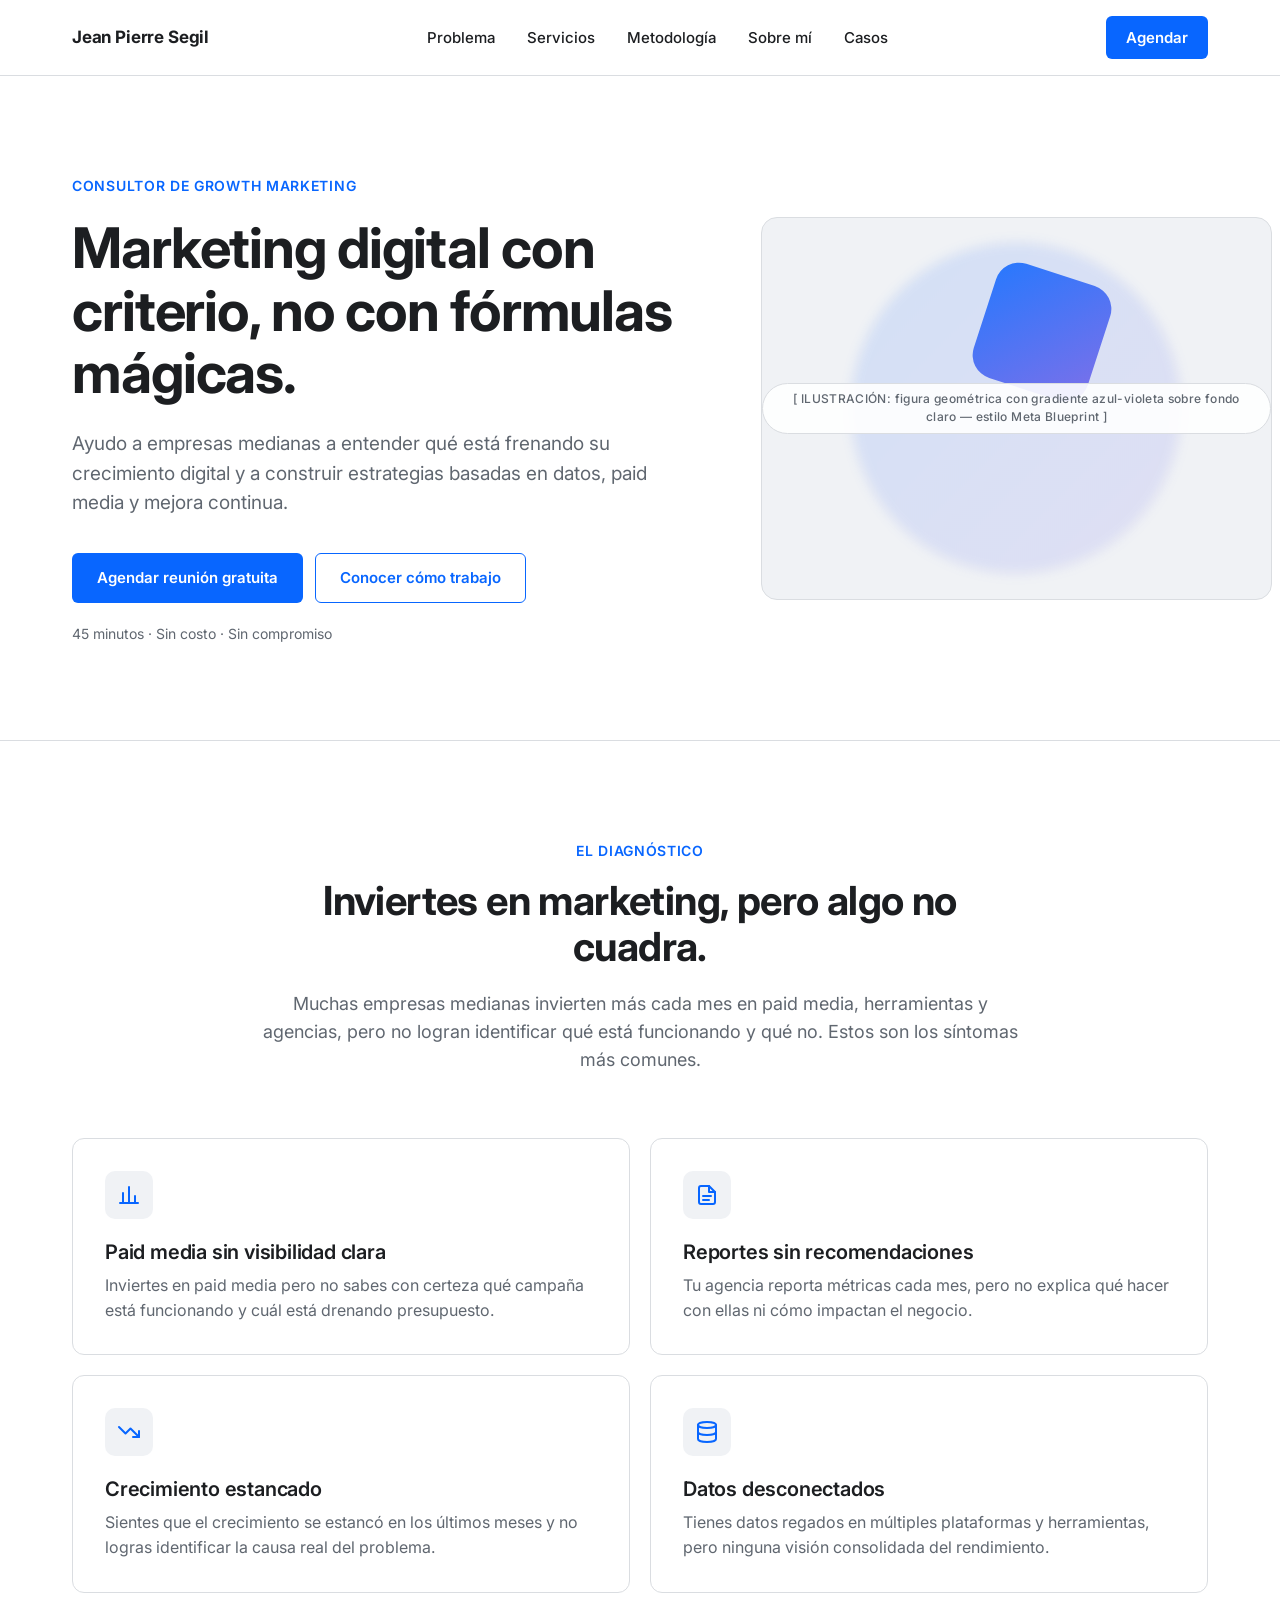
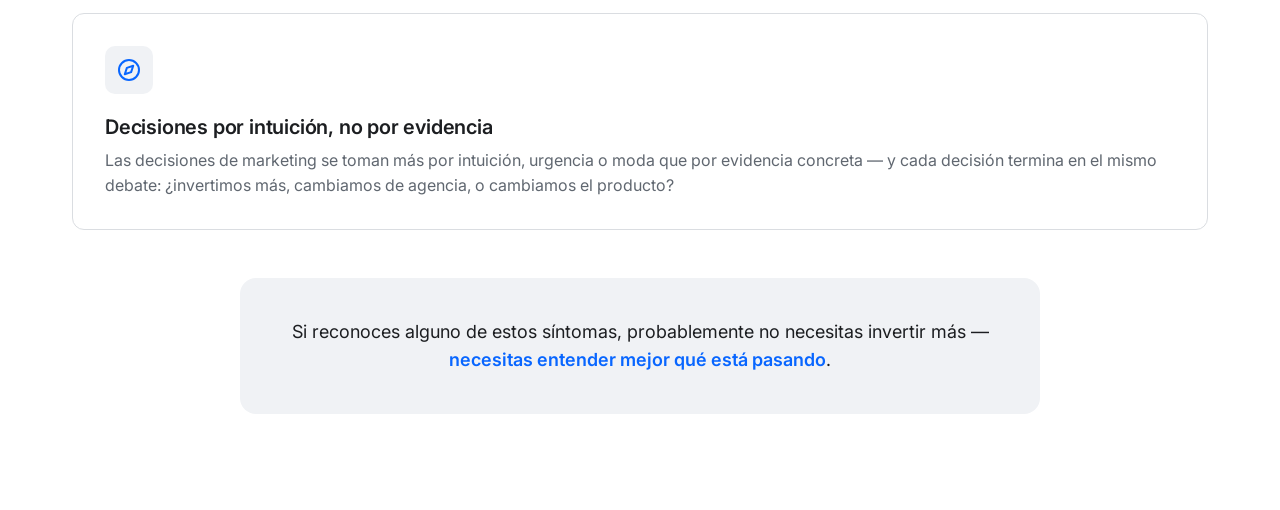
<file: direccion-visual-4-meta-blueprint.html>
<!DOCTYPE html>
<html lang="es">
<head>
  <meta charset="UTF-8">
  <meta name="viewport" content="width=device-width, initial-scale=1.0">
  <title>Dirección visual 4 — Meta Blueprint</title>
  <link rel="preconnect" href="https://fonts.googleapis.com">
  <link rel="preconnect" href="https://fonts.gstatic.com" crossorigin>
  <link href="https://fonts.googleapis.com/css2?family=Inter:wght@400;500;600;700&display=swap" rel="stylesheet">
  <style>
    :root {
      --bg: #FFFFFF;
      --surface: #F0F2F5;
      --text: #1C1E21;
      --muted: #606770;
      --accent: #0866FF;
      --accent-hover: #0052CC;
      --accent-2: #6C5CE7;
      --border: #DADDE1;
      --font: "Inter", system-ui, -apple-system, sans-serif;
    }

    *, *::before, *::after { box-sizing: border-box; }

    html { scroll-behavior: smooth; }

    body {
      margin: 0;
      font-family: var(--font);
      font-size: 17px;
      line-height: 1.55;
      color: var(--text);
      background: var(--bg);
      -webkit-font-smoothing: antialiased;
    }

    .container {
      max-width: 1200px;
      margin: 0 auto;
      padding: 0 32px;
    }

    /* ========== NAV ========== */
    .nav {
      position: sticky;
      top: 0;
      z-index: 100;
      background: var(--bg);
      border-bottom: 1px solid var(--border);
    }
    .nav-inner {
      display: grid;
      grid-template-columns: auto 1fr auto;
      align-items: center;
      padding: 16px 32px;
      max-width: 1200px;
      margin: 0 auto;
      gap: 32px;
    }
    .nav-logo {
      font-family: var(--font);
      font-size: 17px;
      font-weight: 700;
      color: var(--text);
      text-decoration: none;
      letter-spacing: -0.01em;
    }
    .nav-menu {
      display: flex;
      justify-content: center;
      gap: 32px;
      list-style: none;
      margin: 0;
      padding: 0;
    }
    .nav-menu a {
      font-size: 15px;
      font-weight: 500;
      color: var(--text);
      text-decoration: none;
      padding: 8px 0;
      transition: color 0.15s;
    }
    .nav-menu a:hover { color: var(--accent); }
    .nav-cta {
      font-size: 15px;
      font-weight: 600;
      padding: 10px 20px;
      background: var(--accent);
      color: #fff;
      text-decoration: none;
      border-radius: 6px;
      transition: background 0.15s;
      white-space: nowrap;
    }
    .nav-cta:hover { background: var(--accent-hover); }

    /* ========== HERO ========== */
    .hero {
      padding: 96px 0;
      border-bottom: 1px solid var(--border);
    }
    .hero-grid {
      display: grid;
      grid-template-columns: 55% 45%;
      gap: 64px;
      align-items: center;
    }
    .eyebrow {
      display: inline-block;
      font-size: 14px;
      font-weight: 600;
      letter-spacing: 0.05em;
      text-transform: uppercase;
      color: var(--accent);
      margin-bottom: 20px;
    }
    h1 {
      font-size: clamp(2rem, 5vw, 3.5rem);
      font-weight: 700;
      line-height: 1.12;
      letter-spacing: -0.02em;
      margin: 0 0 24px;
      color: var(--text);
    }
    .subtitle {
      font-size: 19px;
      line-height: 1.55;
      color: var(--muted);
      margin: 0 0 36px;
      max-width: 580px;
    }
    .hero-ctas {
      display: flex;
      gap: 12px;
      margin-bottom: 20px;
      flex-wrap: wrap;
    }
    .btn {
      display: inline-flex;
      align-items: center;
      gap: 8px;
      font-family: var(--font);
      font-size: 15px;
      font-weight: 600;
      padding: 12px 24px;
      text-decoration: none;
      border-radius: 6px;
      border: 1px solid transparent;
      transition: background 0.15s, color 0.15s, border-color 0.15s;
      cursor: pointer;
    }
    .btn-primary {
      background: var(--accent);
      color: #fff;
    }
    .btn-primary:hover { background: var(--accent-hover); }
    .btn-secondary {
      background: transparent;
      color: var(--accent);
      border-color: var(--accent);
    }
    .btn-secondary:hover {
      background: rgba(8, 102, 255, 0.05);
    }
    .micro {
      font-size: 14px;
      color: var(--muted);
      margin: 0;
    }

    .hero-visual {
      aspect-ratio: 4/3;
      background: var(--surface);
      border: 1px solid var(--border);
      border-radius: 16px;
      position: relative;
      display: grid;
      place-items: center;
      text-align: center;
      overflow: hidden;
    }
    .hero-visual::before {
      content: "";
      position: absolute;
      top: 50%;
      left: 50%;
      transform: translate(-50%, -50%);
      width: 65%;
      aspect-ratio: 1/1;
      border-radius: 50%;
      background: linear-gradient(135deg, rgba(8, 102, 255, 0.12) 0%, rgba(108, 92, 231, 0.12) 100%);
      filter: blur(6px);
    }
    .hero-visual::after {
      content: "";
      position: absolute;
      top: 30%;
      left: 55%;
      transform: translate(-50%, -50%) rotate(18deg);
      width: 120px;
      height: 120px;
      border-radius: 24px;
      background: linear-gradient(135deg, var(--accent) 0%, var(--accent-2) 100%);
      opacity: 0.85;
    }
    .hero-visual-label {
      position: relative;
      font-size: 12px;
      font-weight: 500;
      letter-spacing: 0.03em;
      color: var(--muted);
      background: rgba(255,255,255,0.9);
      border: 1px solid var(--border);
      border-radius: 999px;
      padding: 6px 14px;
      z-index: 1;
    }

    /* ========== PROBLEMA ========== */
    .problema {
      padding: 96px 0;
    }
    .problema-head {
      text-align: center;
      max-width: 760px;
      margin: 0 auto 64px;
    }
    .problema-head .eyebrow {
      margin-bottom: 16px;
    }
    h2 {
      font-size: clamp(1.75rem, 3.5vw, 2.5rem);
      font-weight: 700;
      line-height: 1.15;
      letter-spacing: -0.015em;
      margin: 0 0 20px;
      color: var(--text);
    }
    .problema-head p {
      font-size: 18px;
      line-height: 1.55;
      color: var(--muted);
      margin: 0;
    }
    .problema-grid {
      display: grid;
      grid-template-columns: repeat(2, 1fr);
      gap: 20px;
      margin-bottom: 48px;
    }
    .problema-item {
      background: var(--bg);
      border: 1px solid var(--border);
      border-radius: 12px;
      padding: 32px;
      transition: border-color 0.15s;
    }
    .problema-item:hover {
      border-color: var(--accent);
    }
    .problema-item--wide {
      grid-column: 1 / -1;
    }
    .problema-icon {
      width: 48px;
      height: 48px;
      border-radius: 10px;
      background: var(--surface);
      display: grid;
      place-items: center;
      margin-bottom: 20px;
    }
    .problema-icon svg {
      width: 24px;
      height: 24px;
      stroke: var(--accent);
      stroke-width: 2;
      fill: none;
      stroke-linecap: round;
      stroke-linejoin: round;
    }
    .problema-item h3 {
      font-size: 20px;
      font-weight: 600;
      line-height: 1.3;
      letter-spacing: -0.01em;
      margin: 0 0 8px;
      color: var(--text);
    }
    .problema-item p {
      font-size: 16px;
      line-height: 1.55;
      color: var(--muted);
      margin: 0;
    }
    .problema-cierre {
      background: var(--surface);
      border-radius: 16px;
      padding: 40px 48px;
      text-align: center;
      max-width: 800px;
      margin: 0 auto;
      font-size: 18px;
      line-height: 1.55;
      color: var(--text);
    }
    .problema-cierre strong {
      color: var(--accent);
      font-weight: 600;
    }

    /* ========== RESPONSIVE ========== */
    @media (max-width: 900px) {
      .nav-inner {
        grid-template-columns: auto auto;
      }
      .nav-menu { display: none; }

      .hero { padding: 64px 0; }
      .hero-grid {
        grid-template-columns: 1fr;
        gap: 48px;
      }
      .hero-visual { max-width: 480px; }

      .problema { padding: 64px 0; }
      .problema-head { margin-bottom: 48px; }
      .problema-grid {
        grid-template-columns: 1fr;
        gap: 16px;
      }
      .problema-item { padding: 24px; }
      .problema-cierre { padding: 32px 24px; font-size: 16px; }

      h1 { font-size: clamp(1.75rem, 7vw, 2.25rem); }
      h2 { font-size: clamp(1.5rem, 6vw, 1.75rem); }
      .subtitle { font-size: 17px; }
    }

    @media (max-width: 480px) {
      .container { padding: 0 20px; }
      .nav-inner { padding: 14px 20px; gap: 16px; }
      .hero-ctas { flex-direction: column; align-items: stretch; }
      .btn { justify-content: center; }
    }
  </style>
</head>
<body>

  <!-- Sección: Nav -->
  <header class="nav">
    <div class="nav-inner">
      <a href="#" class="nav-logo">Jean Pierre Segil</a>
      <nav>
        <ul class="nav-menu">
          <li><a href="#problema">Problema</a></li>
          <li><a href="#servicios">Servicios</a></li>
          <li><a href="#metodologia">Metodología</a></li>
          <li><a href="#sobre-mi">Sobre mí</a></li>
          <li><a href="#casos">Casos</a></li>
        </ul>
      </nav>
      <a href="#" class="nav-cta">Agendar</a>
    </div>
  </header>

  <!-- Sección: Hero -->
  <section class="hero">
    <div class="container">
      <div class="hero-grid">
        <div class="hero-text">
          <span class="eyebrow">Consultor de Growth Marketing</span>
          <h1>Marketing digital con criterio, no con fórmulas mágicas.</h1>
          <p class="subtitle">Ayudo a empresas medianas a entender qué está frenando su crecimiento digital y a construir estrategias basadas en datos, paid media y mejora continua.</p>
          <div class="hero-ctas">
            <a href="#" class="btn btn-primary">Agendar reunión gratuita</a>
            <a href="#" class="btn btn-secondary">Conocer cómo trabajo</a>
          </div>
          <p class="micro">45 minutos · Sin costo · Sin compromiso</p>
        </div>
        <div class="hero-visual" aria-hidden="true">
          <span class="hero-visual-label">[ ILUSTRACIÓN: figura geométrica con gradiente azul-violeta sobre fondo claro — estilo Meta Blueprint ]</span>
        </div>
      </div>
    </div>
  </section>

  <!-- Sección: Problema -->
  <section id="problema" class="problema">
    <div class="container">
      <div class="problema-head">
        <span class="eyebrow">El diagnóstico</span>
        <h2>Inviertes en marketing, pero algo no cuadra.</h2>
        <p>Muchas empresas medianas invierten más cada mes en paid media, herramientas y agencias, pero no logran identificar qué está funcionando y qué no. Estos son los síntomas más comunes.</p>
      </div>
      <div class="problema-grid">
        <article class="problema-item">
          <div class="problema-icon">
            <svg viewBox="0 0 24 24"><path d="M3 20h18"/><path d="M6 20V10"/><path d="M12 20V4"/><path d="M18 20v-7"/></svg>
          </div>
          <h3>Paid media sin visibilidad clara</h3>
          <p>Inviertes en paid media pero no sabes con certeza qué campaña está funcionando y cuál está drenando presupuesto.</p>
        </article>
        <article class="problema-item">
          <div class="problema-icon">
            <svg viewBox="0 0 24 24"><path d="M14 3H6a2 2 0 0 0-2 2v14a2 2 0 0 0 2 2h12a2 2 0 0 0 2-2V9z"/><path d="M14 3v6h6"/><path d="M8 13h8"/><path d="M8 17h6"/></svg>
          </div>
          <h3>Reportes sin recomendaciones</h3>
          <p>Tu agencia reporta métricas cada mes, pero no explica qué hacer con ellas ni cómo impactan el negocio.</p>
        </article>
        <article class="problema-item">
          <div class="problema-icon">
            <svg viewBox="0 0 24 24"><polyline points="22 17 13.5 8.5 8.5 13.5 2 7"/><polyline points="16 17 22 17 22 11"/></svg>
          </div>
          <h3>Crecimiento estancado</h3>
          <p>Sientes que el crecimiento se estancó en los últimos meses y no logras identificar la causa real del problema.</p>
        </article>
        <article class="problema-item">
          <div class="problema-icon">
            <svg viewBox="0 0 24 24"><ellipse cx="12" cy="5" rx="9" ry="3"/><path d="M3 5v14a9 3 0 0 0 18 0V5"/><path d="M3 12a9 3 0 0 0 18 0"/></svg>
          </div>
          <h3>Datos desconectados</h3>
          <p>Tienes datos regados en múltiples plataformas y herramientas, pero ninguna visión consolidada del rendimiento.</p>
        </article>
        <article class="problema-item problema-item--wide">
          <div class="problema-icon">
            <svg viewBox="0 0 24 24"><circle cx="12" cy="12" r="10"/><polygon points="16.24 7.76 14.12 14.12 7.76 16.24 9.88 9.88 16.24 7.76"/></svg>
          </div>
          <h3>Decisiones por intuición, no por evidencia</h3>
          <p>Las decisiones de marketing se toman más por intuición, urgencia o moda que por evidencia concreta — y cada decisión termina en el mismo debate: ¿invertimos más, cambiamos de agencia, o cambiamos el producto?</p>
        </article>
      </div>
      <p class="problema-cierre">Si reconoces alguno de estos síntomas, probablemente no necesitas invertir más — <strong>necesitas entender mejor qué está pasando</strong>.</p>
    </div>
  </section>

  <!--
  DIRECCIÓN VISUAL 4 — META BLUEPRINT

  Mood: Institucional, ordenada y corporativa seria. Inspiración en
  Meta Blueprint for Agencies: Inter en todo el sitio con jerarquía
  tipográfica muy clara (eyebrow azul en mayúsculas, H1/H2 en 700,
  cuerpo en 17px), paleta blanca con bloques #F0F2F5, acento azul
  #0866FF y gradiente azul-violeta para la ilustración del hero.
  Transmite plataforma educativa corporativa, sin sombras ni adornos:
  confianza por sistema, consistencia y claridad de contenido.
  -->

</body>
</html>
</file>
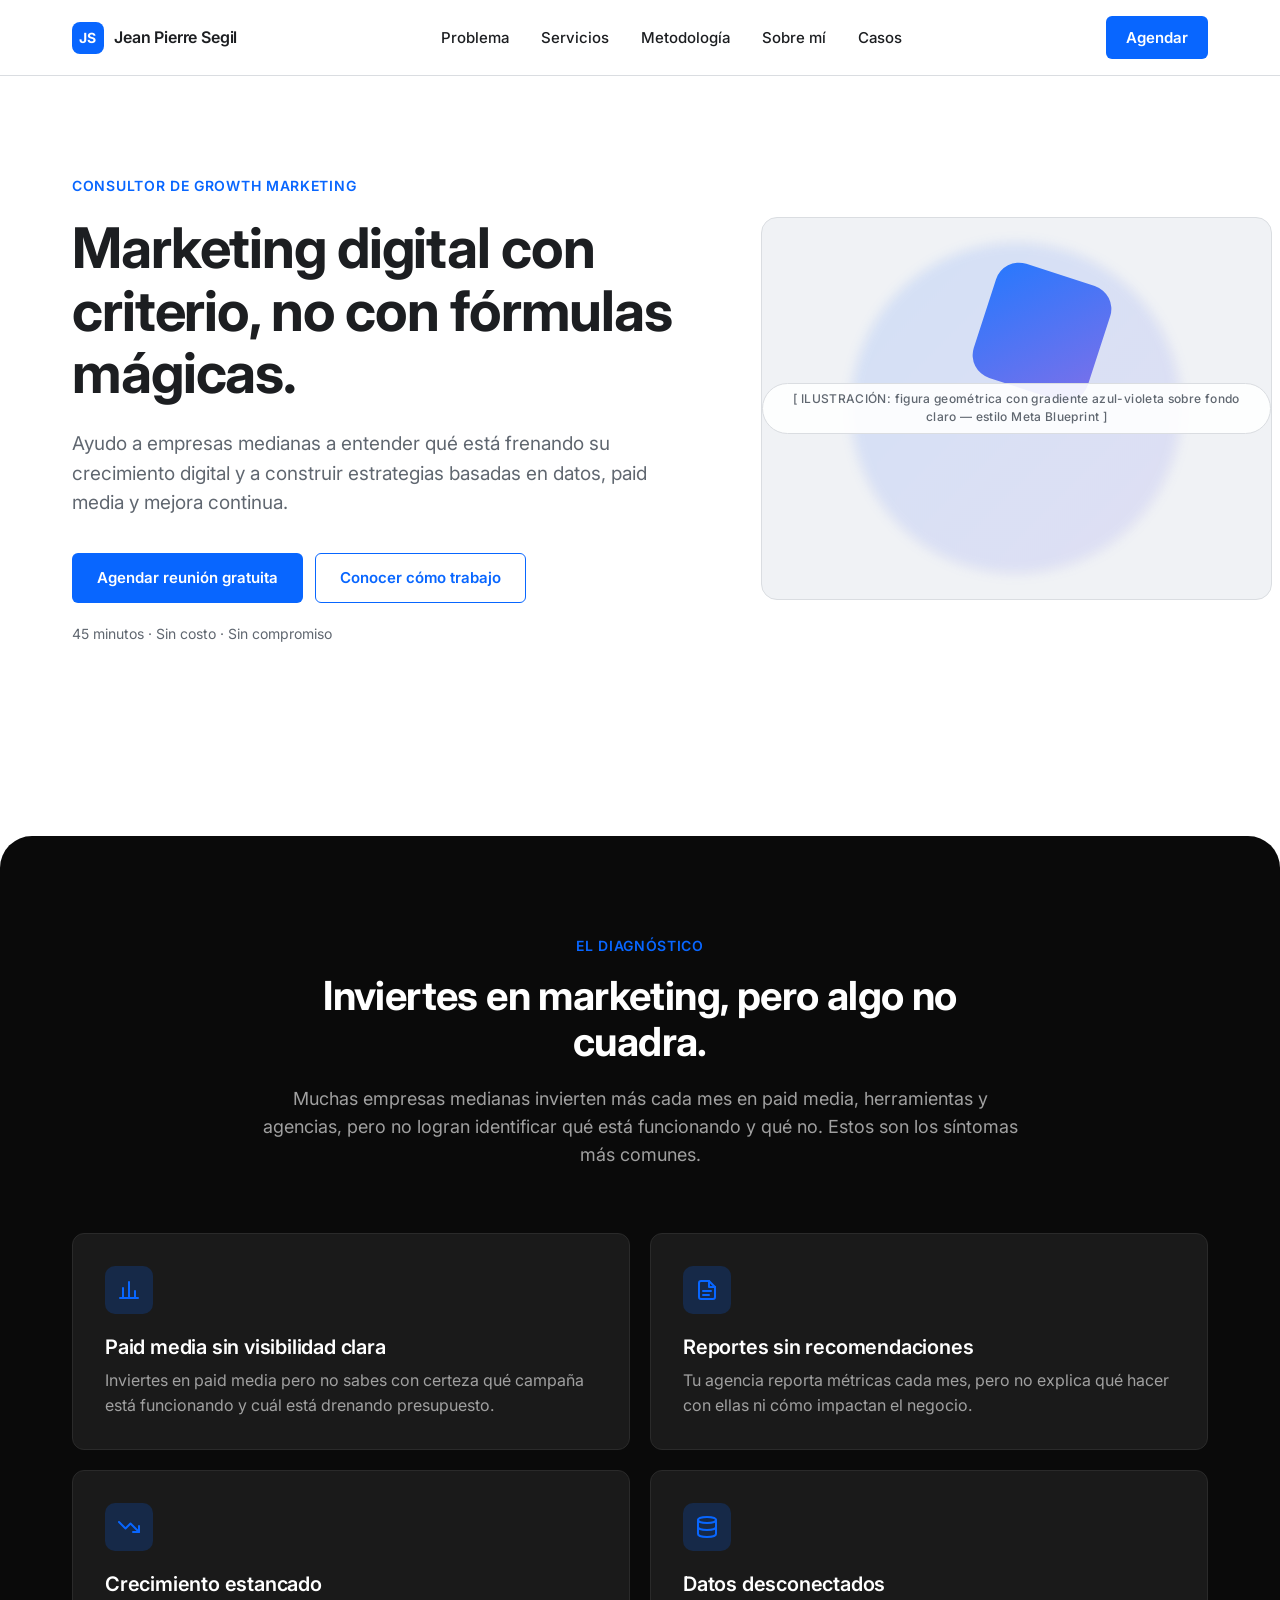
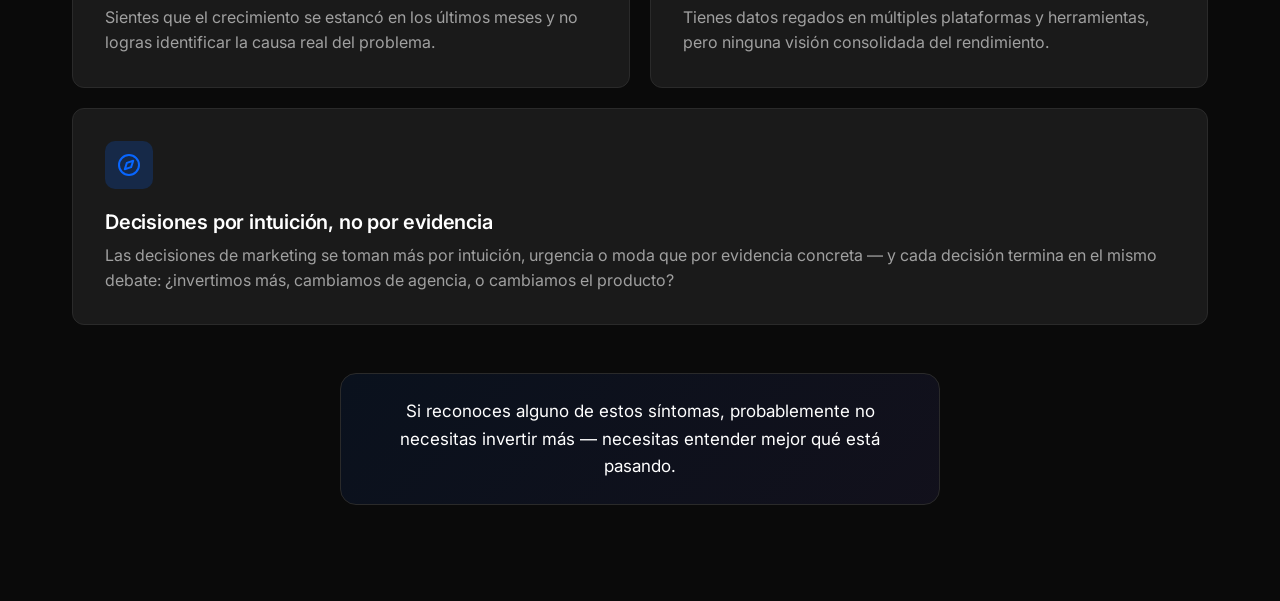
<file: direccion-visual-5-final.html>
<!DOCTYPE html>
<html lang="es">
<head>
  <meta charset="UTF-8">
  <meta name="viewport" content="width=device-width, initial-scale=1.0">
  <title>Dirección visual 5 — Final</title>
  <link rel="preconnect" href="https://fonts.googleapis.com">
  <link rel="preconnect" href="https://fonts.gstatic.com" crossorigin>
  <link href="https://fonts.googleapis.com/css2?family=Inter:wght@400;500;600;700&display=swap" rel="stylesheet">
  <style>
    :root {
      --bg: #FFFFFF;
      --surface: #F0F2F5;
      --text: #1C1E21;
      --muted: #606770;
      --accent: #0866FF;
      --accent-hover: #0052CC;
      --accent-2: #6C5CE7;
      --border: #DADDE1;
      --dark: #0A0A0A;
      --dark-card: #1A1A1A;
      --dark-border: #2A2A2A;
      --dark-text-muted: #A0A0A0;
      --font: "Inter", system-ui, -apple-system, sans-serif;
    }

    *, *::before, *::after { box-sizing: border-box; }

    html { scroll-behavior: smooth; }

    body {
      margin: 0;
      font-family: var(--font);
      font-size: 17px;
      line-height: 1.55;
      color: var(--text);
      background: var(--bg);
      -webkit-font-smoothing: antialiased;
    }

    .container {
      max-width: 1200px;
      margin: 0 auto;
      padding: 0 32px;
    }

    /* ========== NAV ========== */
    .nav {
      position: sticky;
      top: 0;
      z-index: 100;
      background: var(--bg);
      border-bottom: 1px solid var(--border);
    }
    .nav-inner {
      display: grid;
      grid-template-columns: auto 1fr auto;
      align-items: center;
      padding: 16px 32px;
      max-width: 1200px;
      margin: 0 auto;
      gap: 32px;
    }
    .brand {
      display: inline-flex;
      align-items: center;
      gap: 10px;
      text-decoration: none;
      color: var(--text);
    }
    .brand-mark {
      width: 32px;
      height: 32px;
      border-radius: 8px;
      background: var(--accent);
      display: grid;
      place-items: center;
      color: #fff;
      font-weight: 700;
      font-size: 14px;
      letter-spacing: 0.01em;
      flex-shrink: 0;
    }
    .brand-name {
      font-size: 16px;
      font-weight: 600;
      color: var(--text);
      letter-spacing: -0.01em;
    }
    .nav-menu {
      display: flex;
      justify-content: center;
      gap: 32px;
      list-style: none;
      margin: 0;
      padding: 0;
    }
    .nav-menu a {
      font-size: 15px;
      font-weight: 500;
      color: var(--text);
      text-decoration: none;
      padding: 8px 0;
      transition: all 0.2s ease;
    }
    .nav-menu a:hover { color: var(--accent); }
    .nav-cta {
      font-size: 15px;
      font-weight: 600;
      padding: 10px 20px;
      background: var(--accent);
      color: #fff;
      text-decoration: none;
      border-radius: 6px;
      transition: all 0.2s ease;
      white-space: nowrap;
    }
    .nav-cta:hover {
      background: var(--accent-hover);
      box-shadow: 0 4px 12px rgba(8, 102, 255, 0.25);
    }

    /* ========== HERO ========== */
    .hero {
      padding: 96px 0;
    }
    .hero-grid {
      display: grid;
      grid-template-columns: 55% 45%;
      gap: 64px;
      align-items: center;
    }
    .eyebrow {
      display: inline-block;
      font-size: 14px;
      font-weight: 600;
      letter-spacing: 0.05em;
      text-transform: uppercase;
      color: var(--accent);
      margin-bottom: 20px;
    }
    h1 {
      font-size: clamp(2rem, 5vw, 3.5rem);
      font-weight: 700;
      line-height: 1.12;
      letter-spacing: -0.02em;
      margin: 0 0 24px;
      color: var(--text);
    }
    .subtitle {
      font-size: 19px;
      line-height: 1.55;
      color: var(--muted);
      margin: 0 0 36px;
      max-width: 580px;
    }
    .hero-ctas {
      display: flex;
      gap: 12px;
      margin-bottom: 20px;
      flex-wrap: wrap;
    }
    .btn {
      display: inline-flex;
      align-items: center;
      gap: 8px;
      font-family: var(--font);
      font-size: 15px;
      font-weight: 600;
      padding: 12px 24px;
      text-decoration: none;
      border-radius: 6px;
      border: 1px solid transparent;
      transition: all 0.2s ease;
      cursor: pointer;
    }
    .btn-primary {
      background: var(--accent);
      color: #fff;
    }
    .btn-primary:hover {
      background: var(--accent-hover);
      box-shadow: 0 4px 12px rgba(8, 102, 255, 0.25);
    }
    .btn-secondary {
      background: transparent;
      color: var(--accent);
      border-color: var(--accent);
    }
    .btn-secondary:hover {
      background: rgba(8, 102, 255, 0.05);
    }
    .micro {
      font-size: 14px;
      color: var(--muted);
      margin: 0;
    }

    .hero-visual {
      aspect-ratio: 4/3;
      background: var(--surface);
      border: 1px solid var(--border);
      border-radius: 16px;
      position: relative;
      display: grid;
      place-items: center;
      text-align: center;
      overflow: hidden;
    }
    .hero-visual::before {
      content: "";
      position: absolute;
      top: 50%;
      left: 50%;
      transform: translate(-50%, -50%);
      width: 65%;
      aspect-ratio: 1/1;
      border-radius: 50%;
      background: linear-gradient(135deg, rgba(8, 102, 255, 0.12) 0%, rgba(108, 92, 231, 0.12) 100%);
      filter: blur(6px);
    }
    .hero-visual::after {
      content: "";
      position: absolute;
      top: 30%;
      left: 55%;
      transform: translate(-50%, -50%) rotate(18deg);
      width: 120px;
      height: 120px;
      border-radius: 24px;
      background: linear-gradient(135deg, var(--accent) 0%, var(--accent-2) 100%);
      opacity: 0.85;
    }
    .hero-visual-label {
      position: relative;
      font-size: 12px;
      font-weight: 500;
      letter-spacing: 0.03em;
      color: var(--muted);
      background: rgba(255,255,255,0.9);
      border: 1px solid var(--border);
      border-radius: 999px;
      padding: 6px 14px;
      z-index: 1;
    }

    /* ========== TRANSICIÓN BLANCO → OSCURO ========== */
    .dark-zone {
      padding-top: 96px;
      background: var(--bg);
    }

    /* ========== PROBLEMA (oscuro) ========== */
    .problema {
      background: var(--dark);
      color: #fff;
      border-radius: 32px 32px 0 0;
      padding: 96px 0;
    }
    .problema-head {
      text-align: center;
      max-width: 760px;
      margin: 0 auto 64px;
    }
    .problema-head .eyebrow {
      margin-bottom: 16px;
    }
    .problema h2 {
      font-size: clamp(1.75rem, 3.5vw, 2.5rem);
      font-weight: 700;
      line-height: 1.15;
      letter-spacing: -0.015em;
      margin: 0 0 20px;
      color: #fff;
    }
    .problema-head p {
      font-size: 18px;
      line-height: 1.55;
      color: var(--dark-text-muted);
      margin: 0;
    }
    .problema-grid {
      display: grid;
      grid-template-columns: repeat(2, 1fr);
      gap: 20px;
      margin-bottom: 48px;
    }
    .problema-item {
      background: var(--dark-card);
      border: 1px solid var(--dark-border);
      border-radius: 12px;
      padding: 32px;
      transition: all 0.2s ease;
    }
    .problema-item:hover {
      border-color: var(--accent);
    }
    .problema-item--wide {
      grid-column: 1 / -1;
    }
    .problema-icon {
      width: 48px;
      height: 48px;
      border-radius: 10px;
      background: rgba(8, 102, 255, 0.2);
      display: grid;
      place-items: center;
      margin-bottom: 20px;
    }
    .problema-icon svg {
      width: 24px;
      height: 24px;
      stroke: var(--accent);
      stroke-width: 2;
      fill: none;
      stroke-linecap: round;
      stroke-linejoin: round;
    }
    .problema-item h3 {
      font-size: 20px;
      font-weight: 600;
      line-height: 1.3;
      letter-spacing: -0.01em;
      margin: 0 0 8px;
      color: #fff;
    }
    .problema-item p {
      font-size: 16px;
      line-height: 1.55;
      color: var(--dark-text-muted);
      margin: 0;
    }
    .problema-cierre {
      max-width: 600px;
      margin: 0 auto;
      padding: 24px 32px;
      text-align: center;
      background: linear-gradient(135deg, rgba(8, 102, 255, 0.08) 0%, rgba(108, 92, 231, 0.08) 100%);
      border: 1px solid var(--dark-border);
      border-radius: 16px;
      font-size: 17px;
      line-height: 1.6;
      color: #fff;
      font-weight: 400;
    }

    /* ========== RESPONSIVE ========== */
    @media (max-width: 900px) {
      .nav-inner {
        grid-template-columns: auto auto;
      }
      .nav-menu { display: none; }

      .hero { padding: 64px 0; }
      .hero-grid {
        grid-template-columns: 1fr;
        gap: 48px;
      }
      .hero-visual { max-width: 480px; }

      .dark-zone { padding-top: 64px; }
      .problema {
        padding: 64px 0;
        border-radius: 24px 24px 0 0;
      }
      .problema-head { margin-bottom: 48px; }
      .problema-grid {
        grid-template-columns: 1fr;
        gap: 16px;
      }
      .problema-item { padding: 24px; }
      .problema-cierre { padding: 20px 24px; font-size: 16px; }

      h1 { font-size: clamp(1.75rem, 7vw, 2.25rem); }
      .problema h2 { font-size: clamp(1.5rem, 6vw, 1.75rem); }
      .subtitle { font-size: 17px; }
    }

    @media (max-width: 480px) {
      .container { padding: 0 20px; }
      .nav-inner { padding: 14px 20px; gap: 12px; }
      .brand-name { display: none; }
      .hero-ctas { flex-direction: column; align-items: stretch; }
      .btn { justify-content: center; }
    }
  </style>
</head>
<body>

  <!-- Sección: Nav -->
  <header class="nav">
    <div class="nav-inner">
      <a href="#" class="brand">
        <span class="brand-mark">JS</span>
        <span class="brand-name">Jean Pierre Segil</span>
      </a>
      <nav>
        <ul class="nav-menu">
          <li><a href="#problema">Problema</a></li>
          <li><a href="#servicios">Servicios</a></li>
          <li><a href="#metodologia">Metodología</a></li>
          <li><a href="#sobre-mi">Sobre mí</a></li>
          <li><a href="#casos">Casos</a></li>
        </ul>
      </nav>
      <a href="#" class="nav-cta">Agendar</a>
    </div>
  </header>

  <!-- Sección: Hero -->
  <section class="hero">
    <div class="container">
      <div class="hero-grid">
        <div class="hero-text">
          <span class="eyebrow">Consultor de Growth Marketing</span>
          <h1>Marketing digital con criterio, no con fórmulas mágicas.</h1>
          <p class="subtitle">Ayudo a empresas medianas a entender qué está frenando su crecimiento digital y a construir estrategias basadas en datos, paid media y mejora continua.</p>
          <div class="hero-ctas">
            <a href="#" class="btn btn-primary">Agendar reunión gratuita</a>
            <a href="#" class="btn btn-secondary">Conocer cómo trabajo</a>
          </div>
          <p class="micro">45 minutos · Sin costo · Sin compromiso</p>
        </div>
        <div class="hero-visual" aria-hidden="true">
          <span class="hero-visual-label">[ ILUSTRACIÓN: figura geométrica con gradiente azul-violeta sobre fondo claro — estilo Meta Blueprint ]</span>
        </div>
      </div>
    </div>
  </section>

  <!-- Aire blanco antes del bloque oscuro -->
  <div class="dark-zone">
    <!-- Sección: Problema (oscuro, isla) -->
    <section id="problema" class="problema">
      <div class="container">
        <div class="problema-head">
          <span class="eyebrow">El diagnóstico</span>
          <h2>Inviertes en marketing, pero algo no cuadra.</h2>
          <p>Muchas empresas medianas invierten más cada mes en paid media, herramientas y agencias, pero no logran identificar qué está funcionando y qué no. Estos son los síntomas más comunes.</p>
        </div>
        <div class="problema-grid">
          <article class="problema-item">
            <div class="problema-icon">
              <svg viewBox="0 0 24 24"><path d="M3 20h18"/><path d="M6 20V10"/><path d="M12 20V4"/><path d="M18 20v-7"/></svg>
            </div>
            <h3>Paid media sin visibilidad clara</h3>
            <p>Inviertes en paid media pero no sabes con certeza qué campaña está funcionando y cuál está drenando presupuesto.</p>
          </article>
          <article class="problema-item">
            <div class="problema-icon">
              <svg viewBox="0 0 24 24"><path d="M14 3H6a2 2 0 0 0-2 2v14a2 2 0 0 0 2 2h12a2 2 0 0 0 2-2V9z"/><path d="M14 3v6h6"/><path d="M8 13h8"/><path d="M8 17h6"/></svg>
            </div>
            <h3>Reportes sin recomendaciones</h3>
            <p>Tu agencia reporta métricas cada mes, pero no explica qué hacer con ellas ni cómo impactan el negocio.</p>
          </article>
          <article class="problema-item">
            <div class="problema-icon">
              <svg viewBox="0 0 24 24"><polyline points="22 17 13.5 8.5 8.5 13.5 2 7"/><polyline points="16 17 22 17 22 11"/></svg>
            </div>
            <h3>Crecimiento estancado</h3>
            <p>Sientes que el crecimiento se estancó en los últimos meses y no logras identificar la causa real del problema.</p>
          </article>
          <article class="problema-item">
            <div class="problema-icon">
              <svg viewBox="0 0 24 24"><ellipse cx="12" cy="5" rx="9" ry="3"/><path d="M3 5v14a9 3 0 0 0 18 0V5"/><path d="M3 12a9 3 0 0 0 18 0"/></svg>
            </div>
            <h3>Datos desconectados</h3>
            <p>Tienes datos regados en múltiples plataformas y herramientas, pero ninguna visión consolidada del rendimiento.</p>
          </article>
          <article class="problema-item problema-item--wide">
            <div class="problema-icon">
              <svg viewBox="0 0 24 24"><circle cx="12" cy="12" r="10"/><polygon points="16.24 7.76 14.12 14.12 7.76 16.24 9.88 9.88 16.24 7.76"/></svg>
            </div>
            <h3>Decisiones por intuición, no por evidencia</h3>
            <p>Las decisiones de marketing se toman más por intuición, urgencia o moda que por evidencia concreta — y cada decisión termina en el mismo debate: ¿invertimos más, cambiamos de agencia, o cambiamos el producto?</p>
          </article>
        </div>
        <p class="problema-cierre">Si reconoces alguno de estos síntomas, probablemente no necesitas invertir más — necesitas entender mejor qué está pasando.</p>
      </div>
    </section>
  </div>

  <!--
  DIRECCIÓN VISUAL 5 — FINAL (APROBADA)

  Esta es la dirección visual final aprobada para el sitio. Toma como
  base la dirección 4 (Meta Blueprint) — Inter, paleta blanco/negro/
  azul #0866FF, hero 55/45, eyebrow azul mayúsculas, tarjetas con
  border 1px y radius 12px, espaciados 96px/64px — y le incorpora 2
  elementos clave de la dirección 2 (Tech Moderno):

  1. Logo compuesto con mark cuadrado azul "JS" + texto "Jean Pierre
     Segil" al lado, para una identidad visual reconocible.
  2. Sección de problema como "isla oscura" #0A0A0A con esquinas
     superiores redondeadas (32px desktop / 24px mobile) que rompe
     la continuidad blanca y crea contraste cinematográfico, con
     tarjetas #1A1A1A, íconos sobre fondo azul translúcido y un
     mensaje de cierre con gradiente azul-violeta sutil.

  Principios de marca aplicados:
  - Único acento de color: azul corporativo #0866FF (sin verdes,
    rojos ni colores funcionales adicionales).
  - Sobriedad institucional: sin emojis, indicadores "online",
    badges decorativos ni glows.
  - Jerarquía limpia: solo primario, secundario y acento.
  - Coherencia entre fondos: el azul es el mismo en blanco y oscuro.
  -->

</body>
</html>
</file>
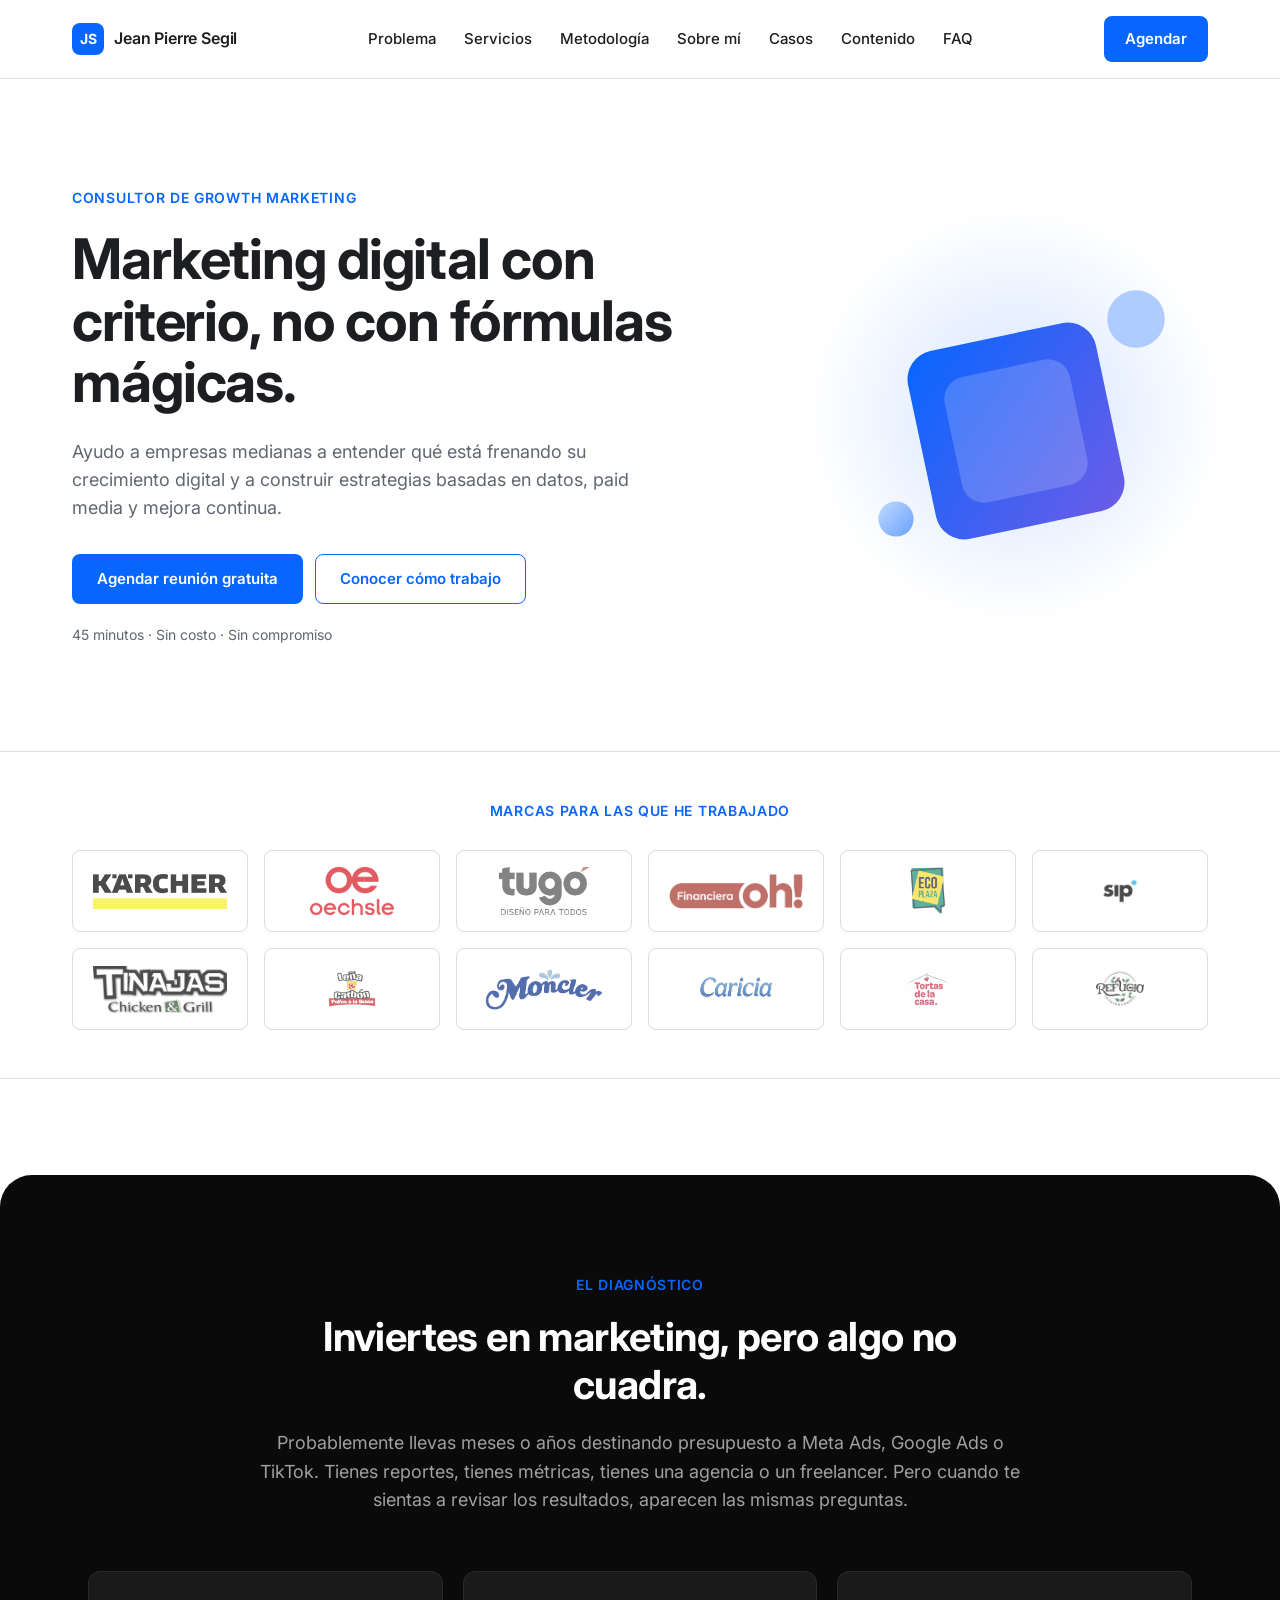
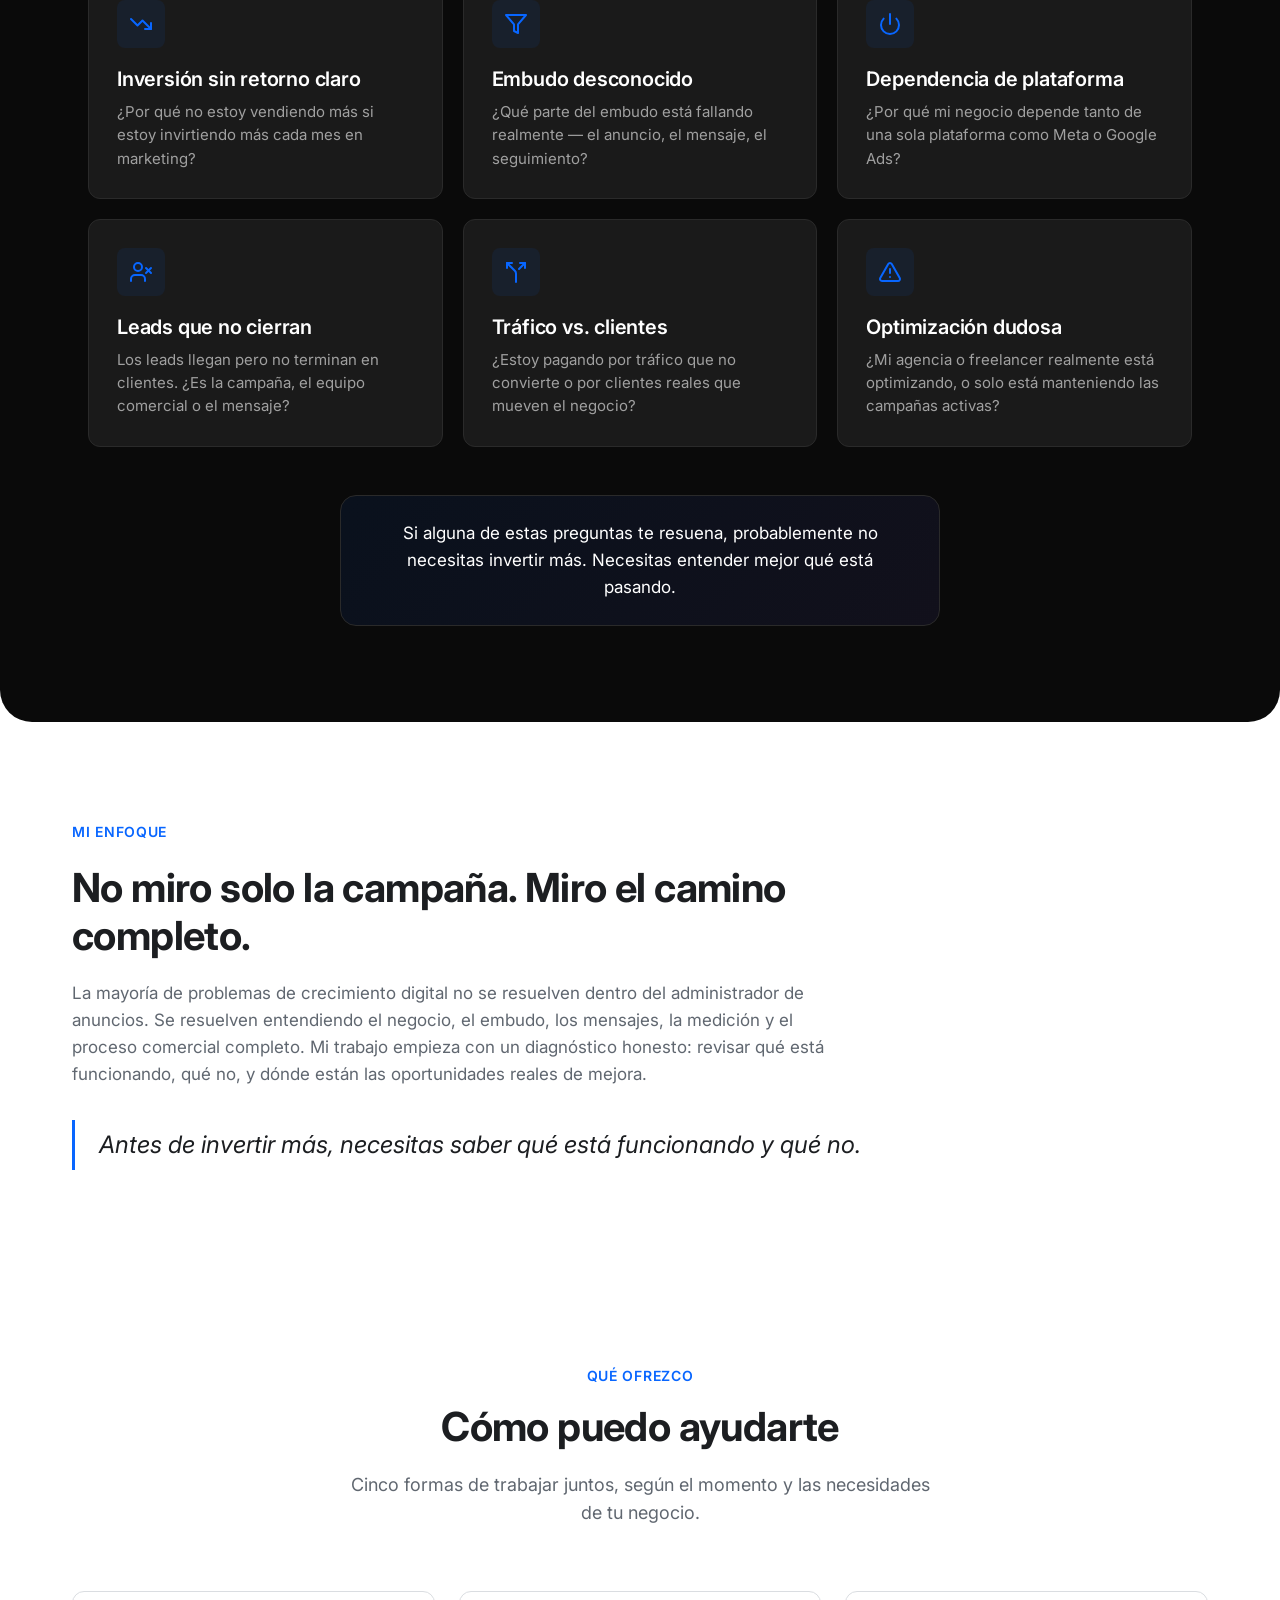
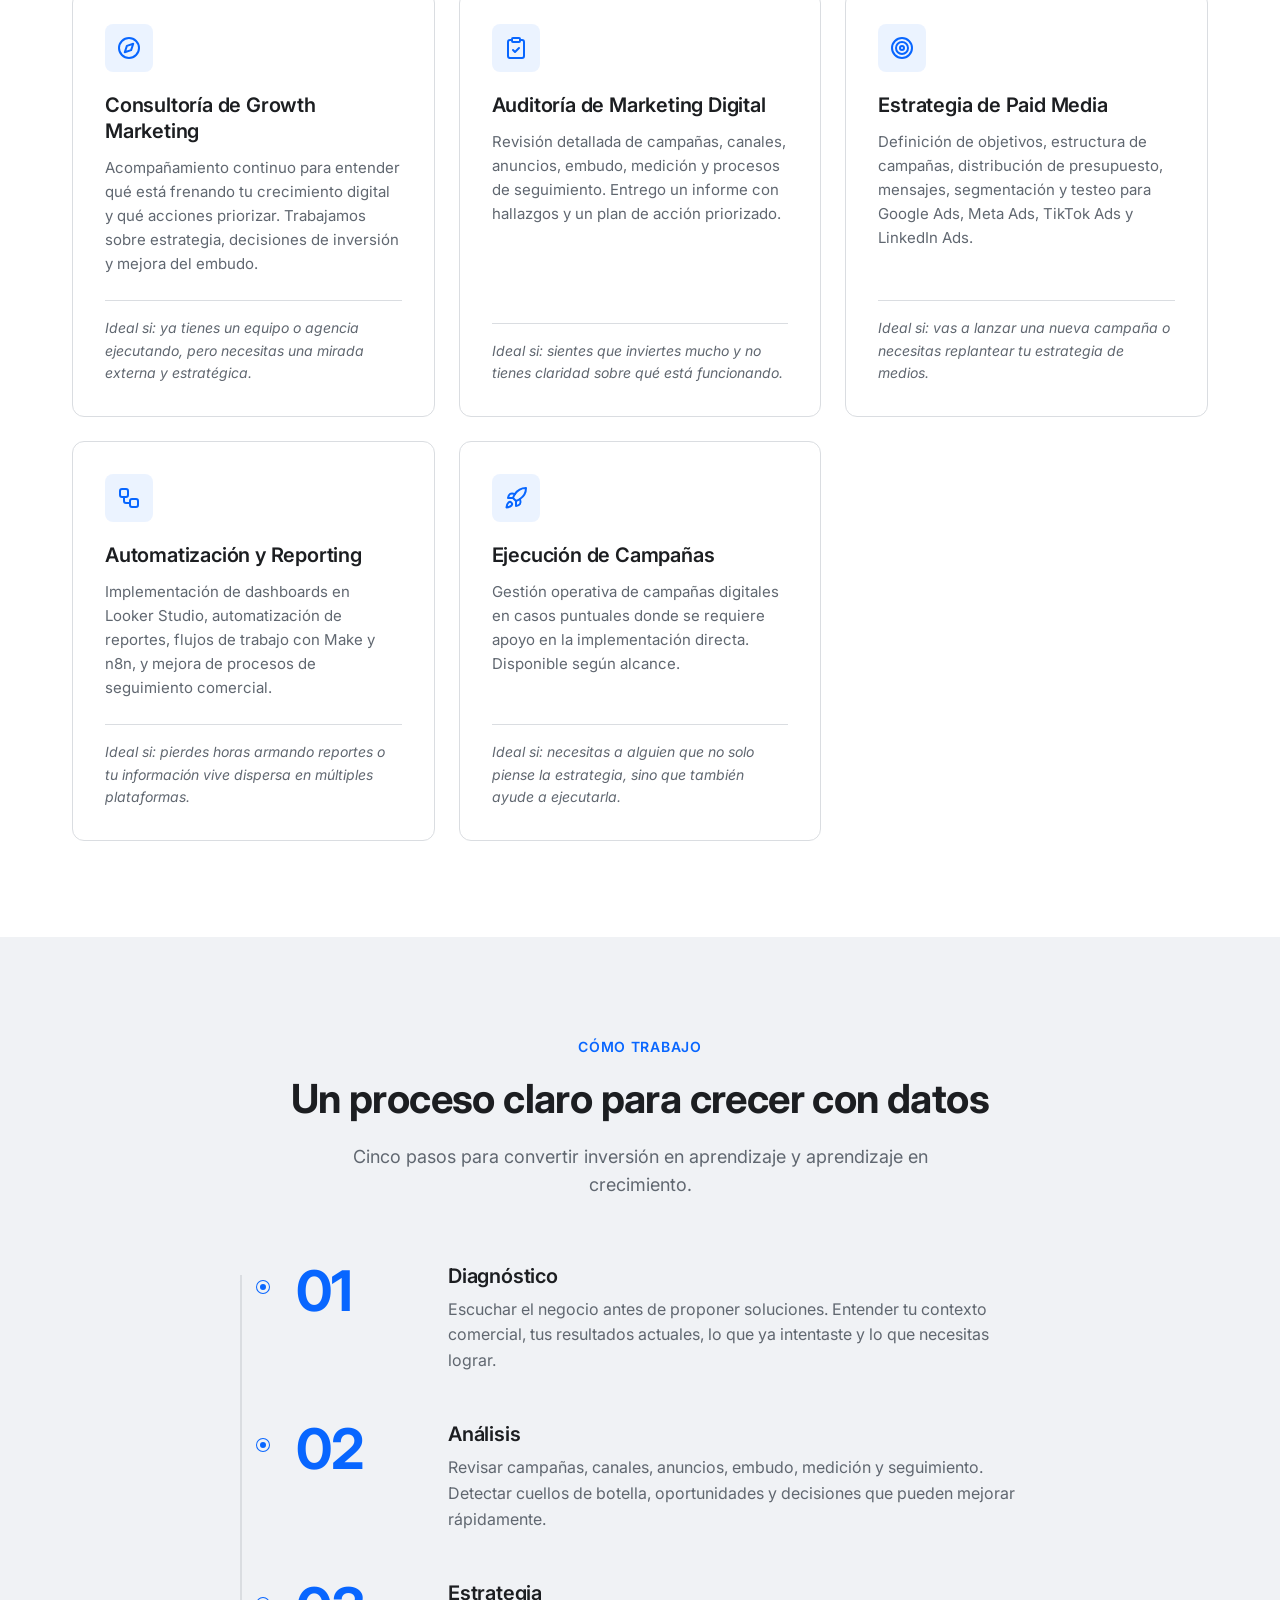
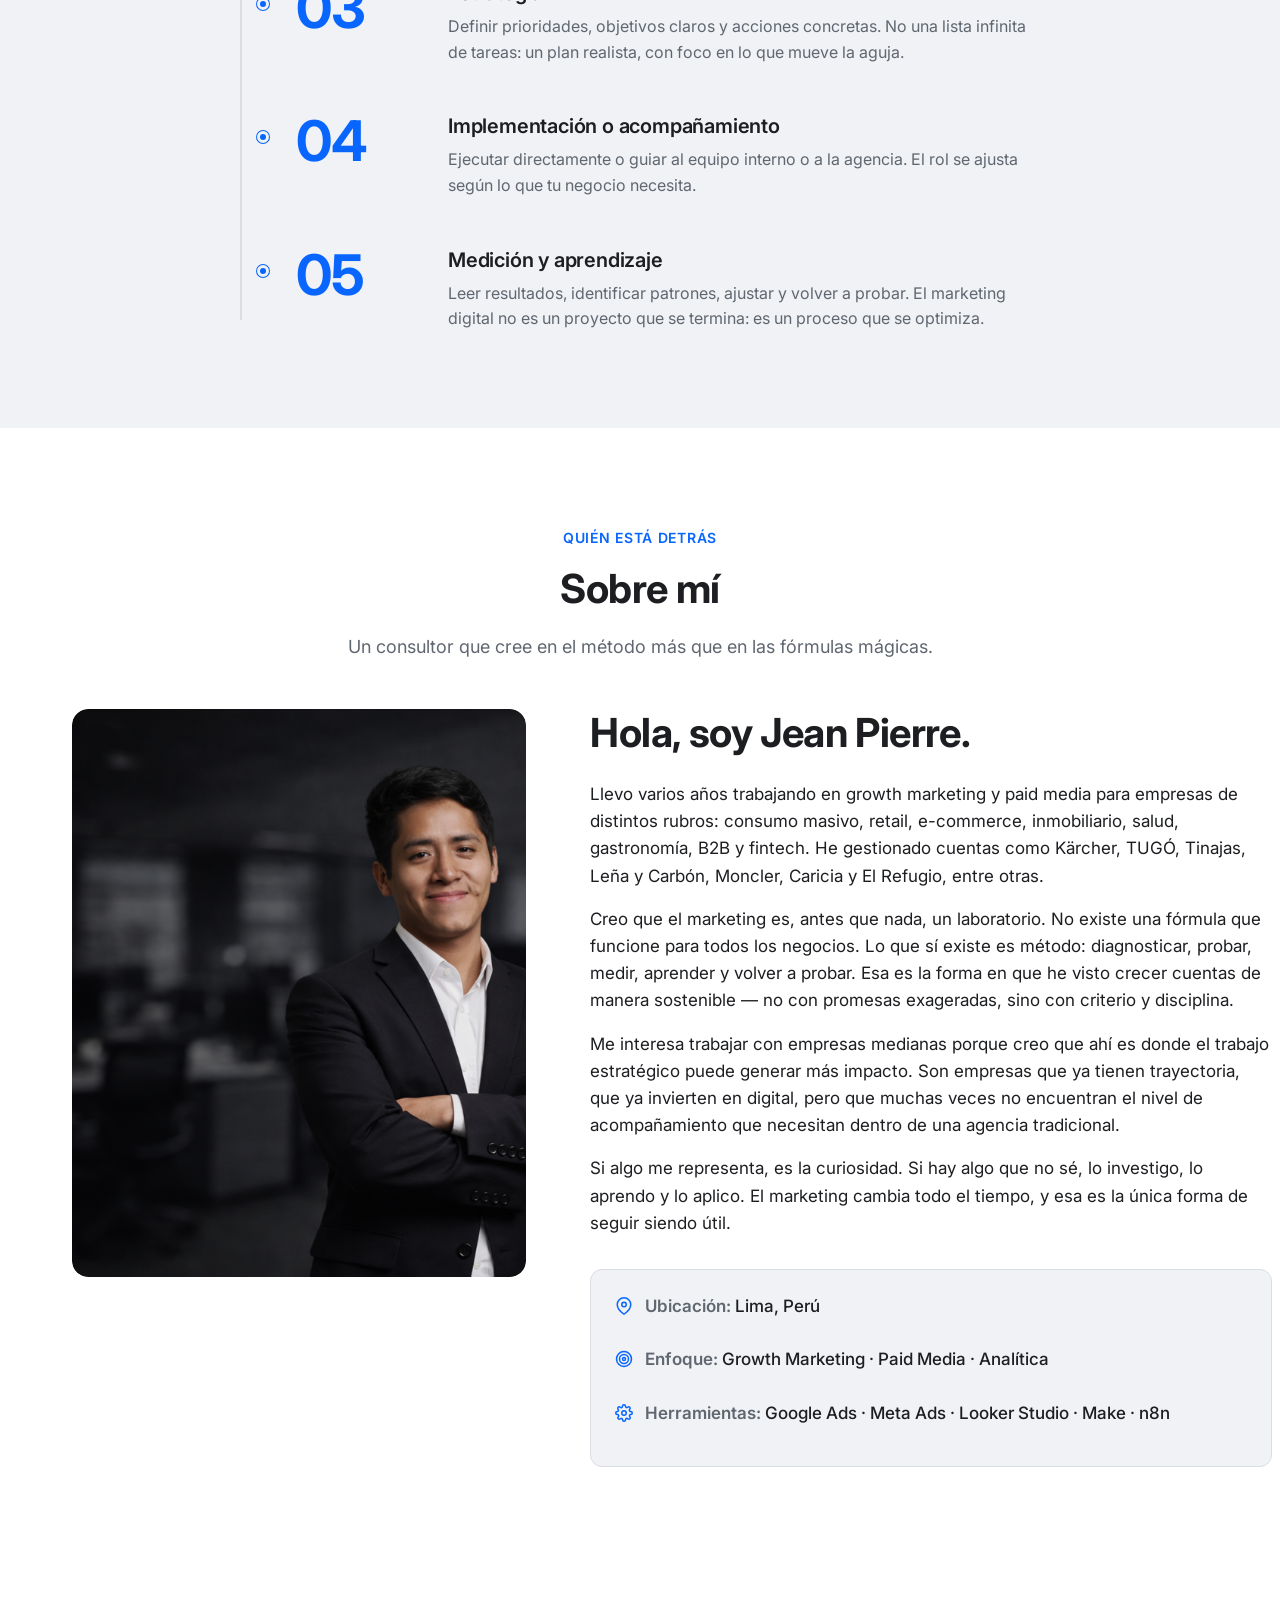
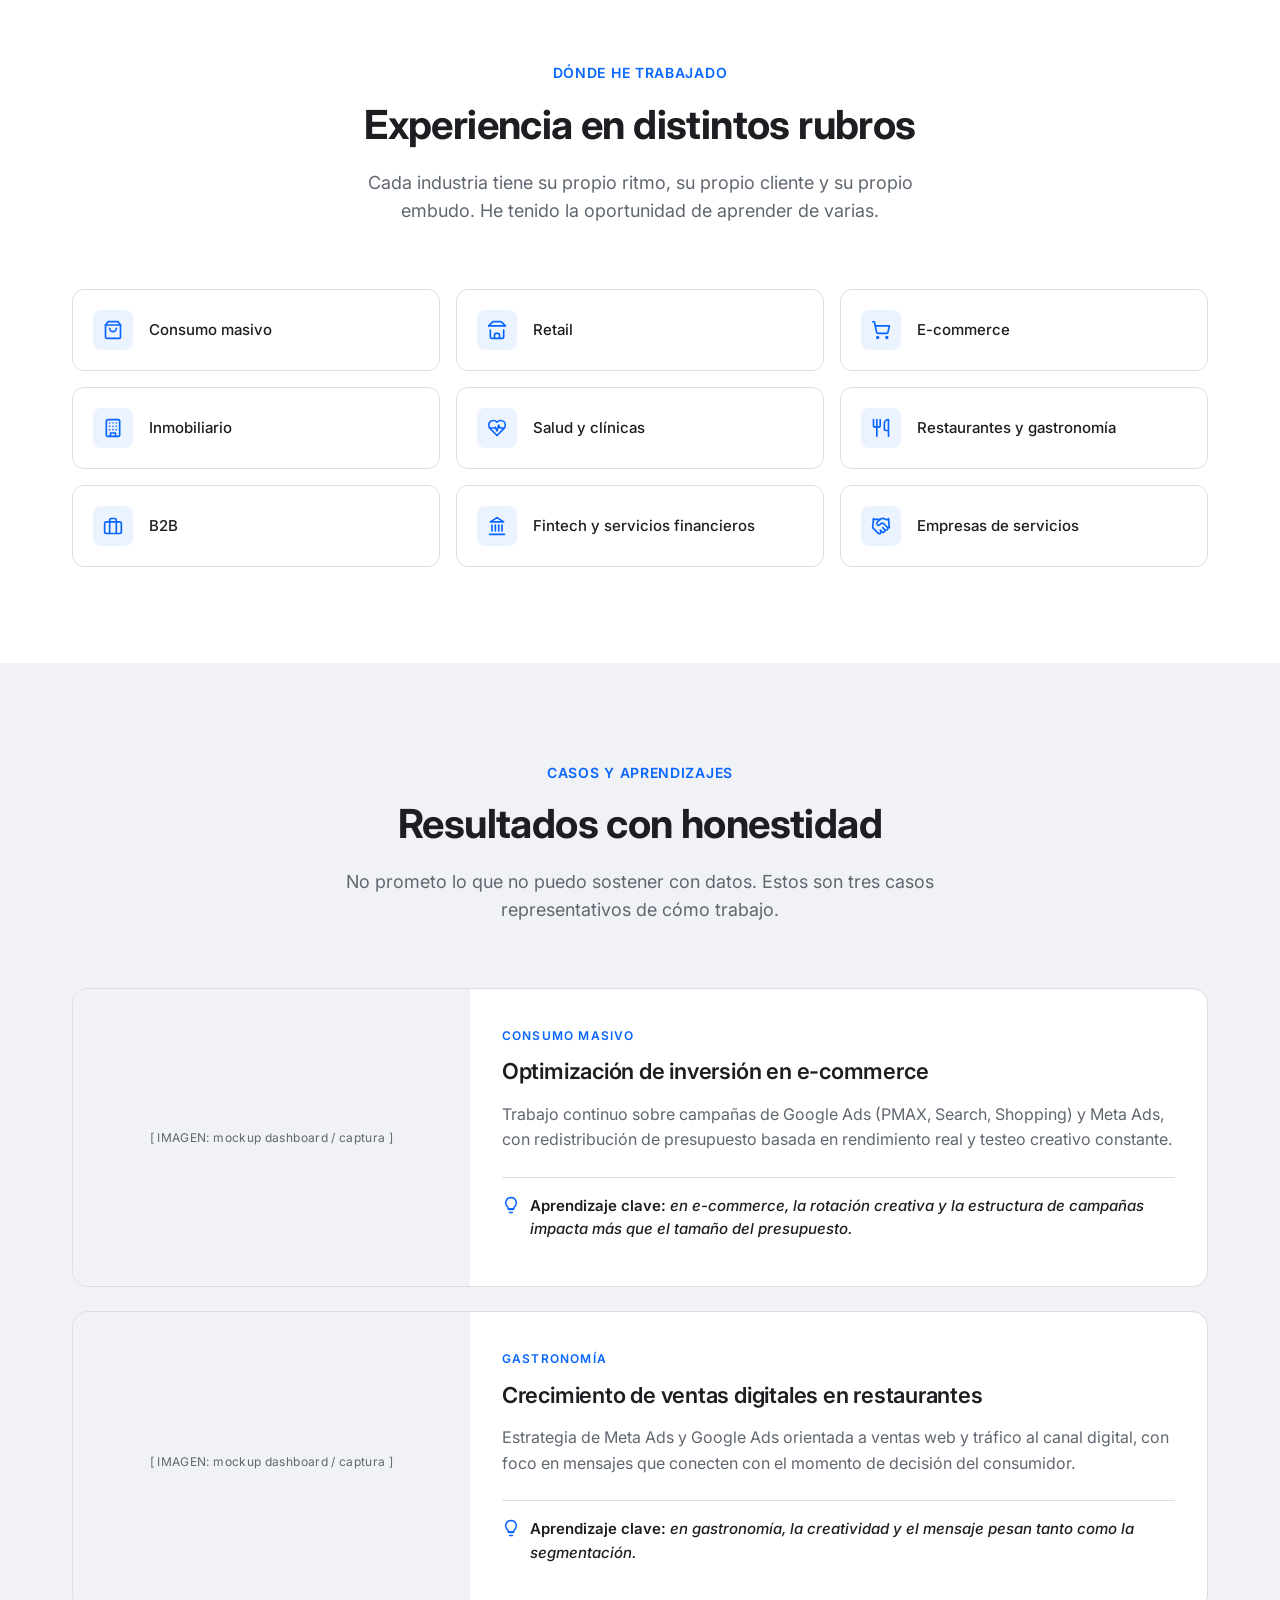
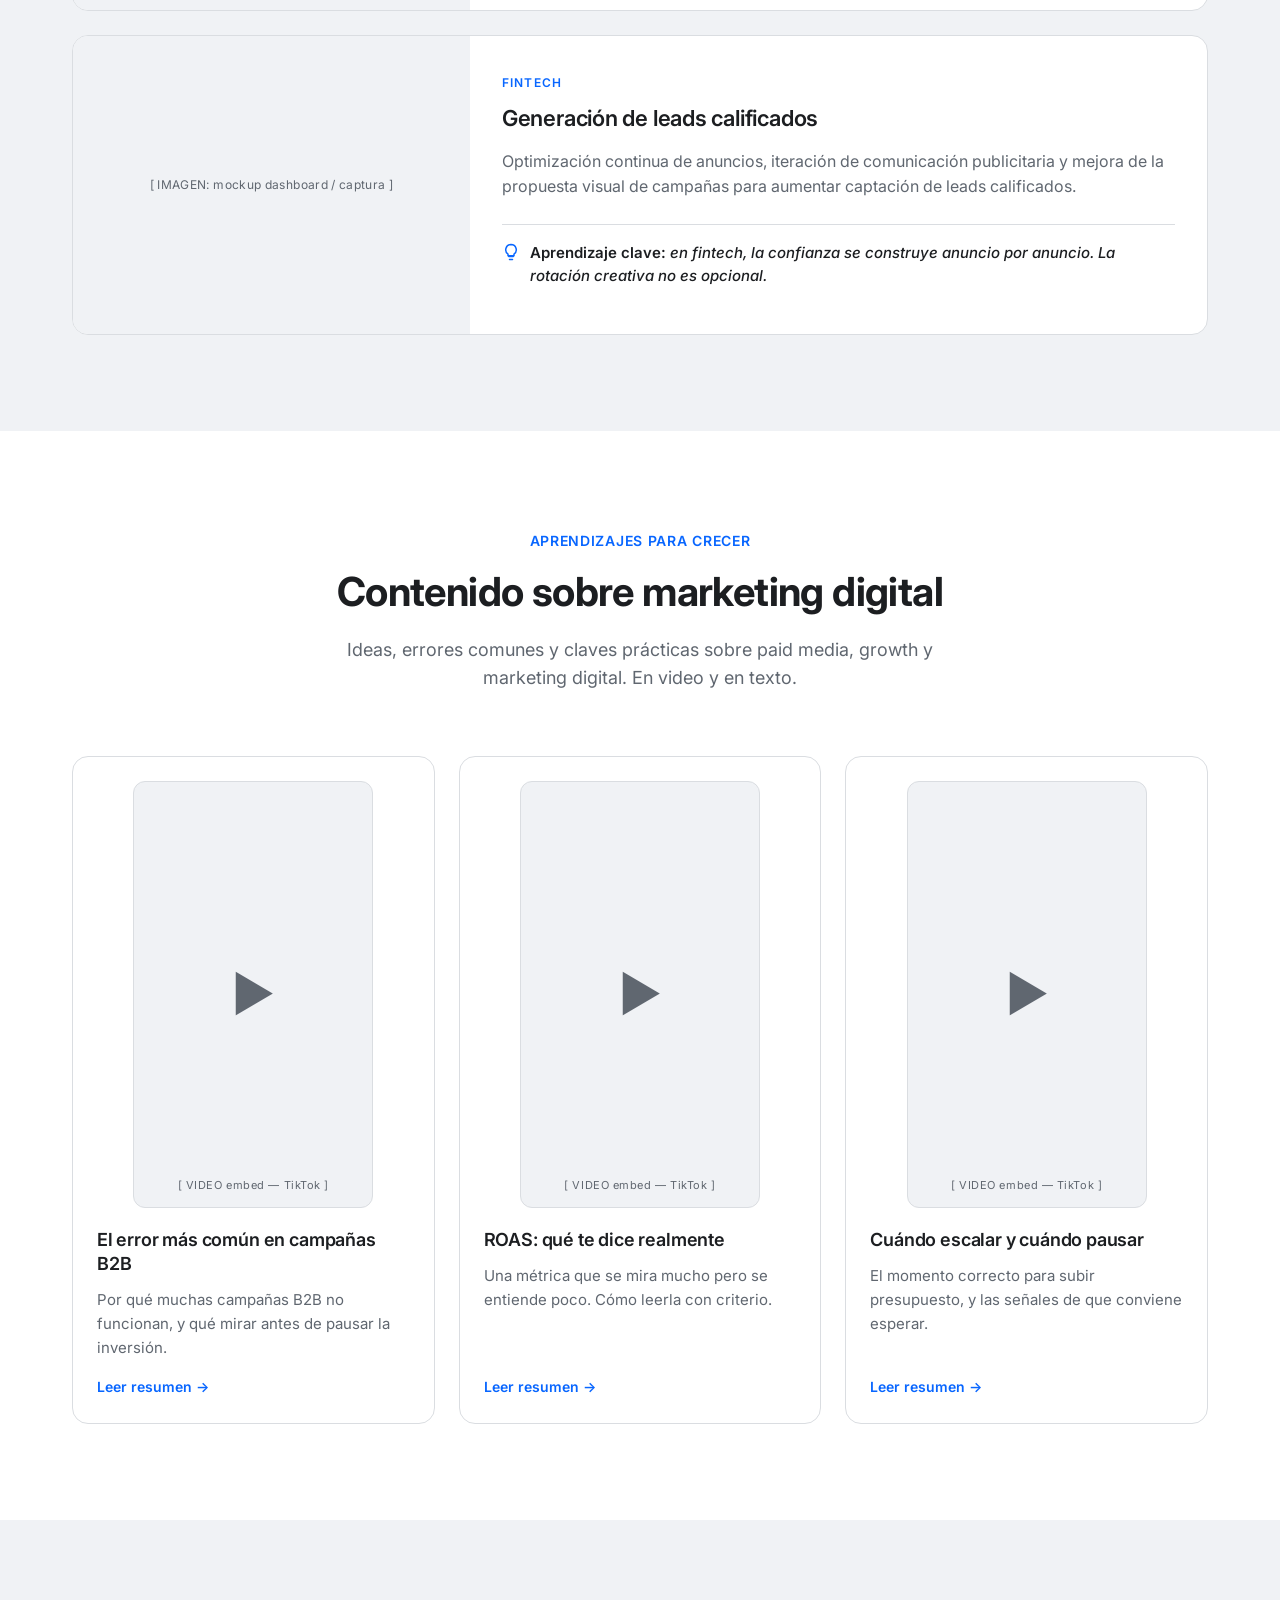
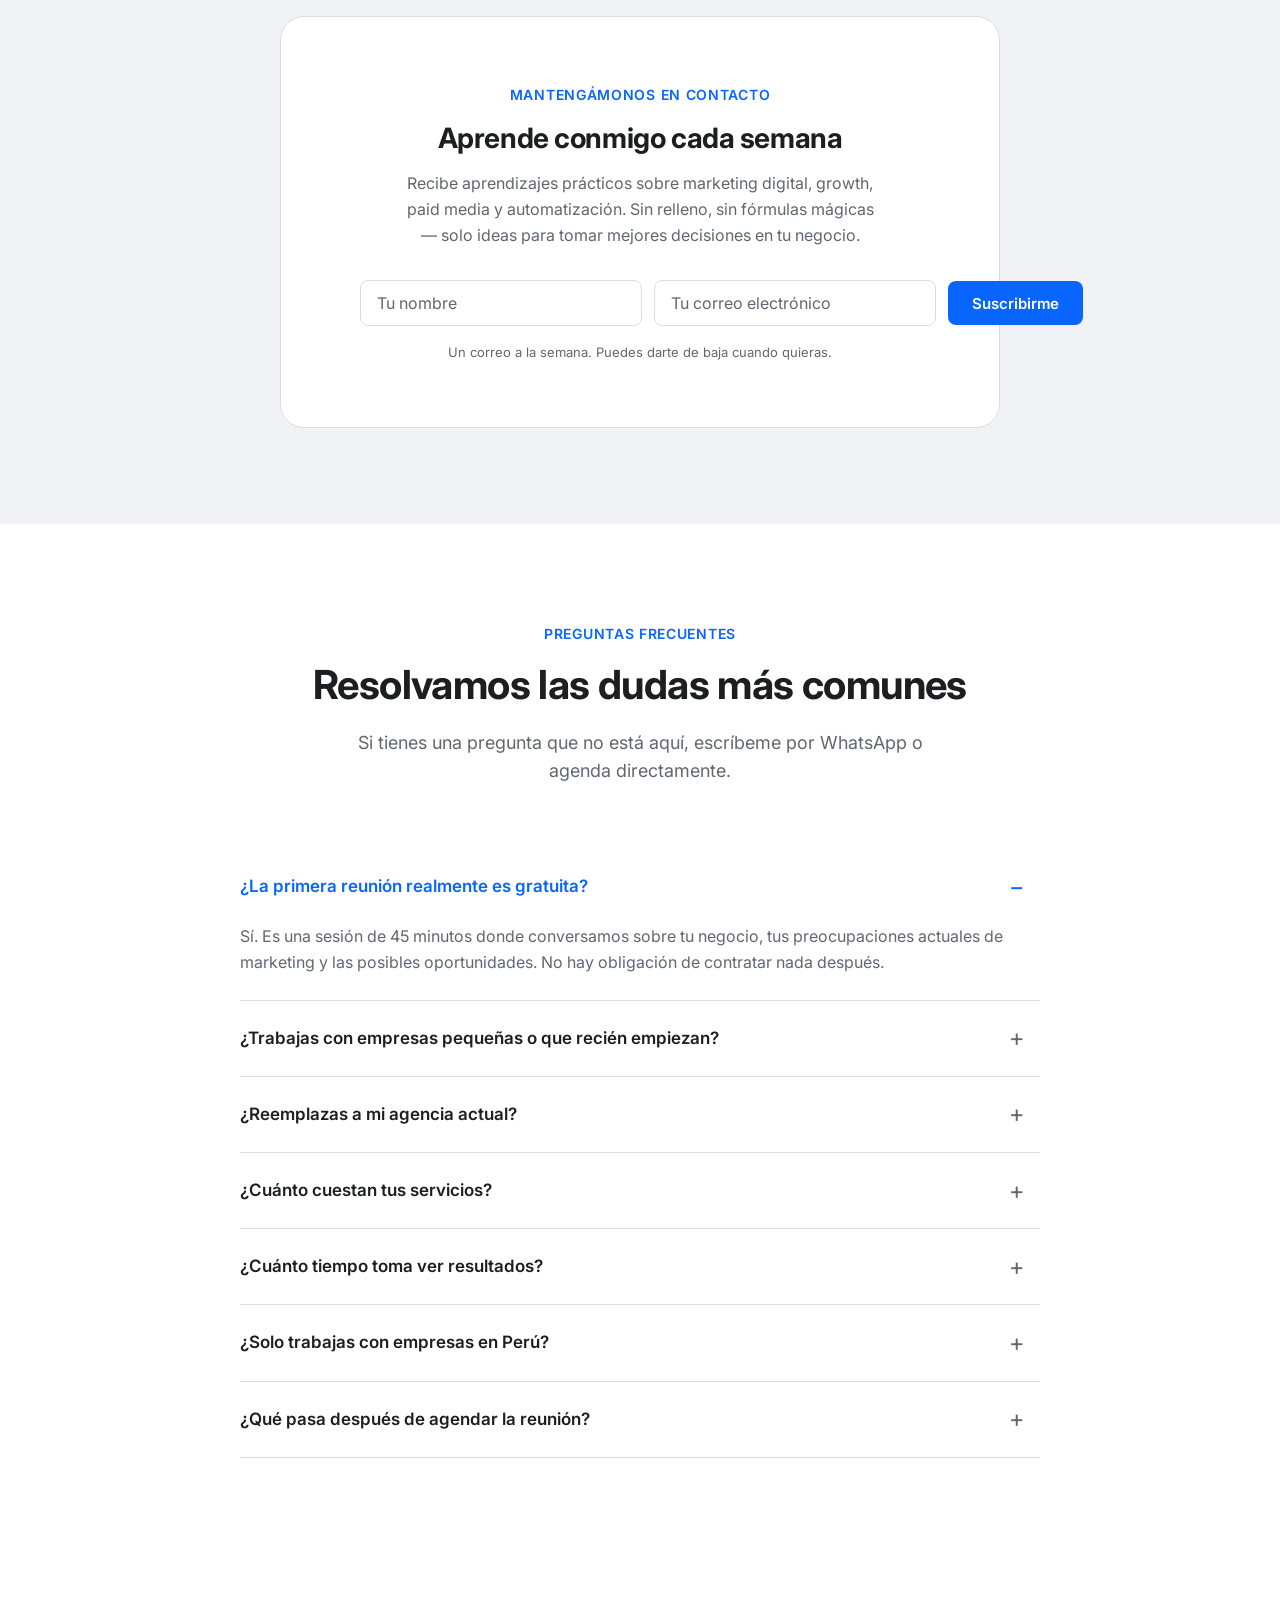
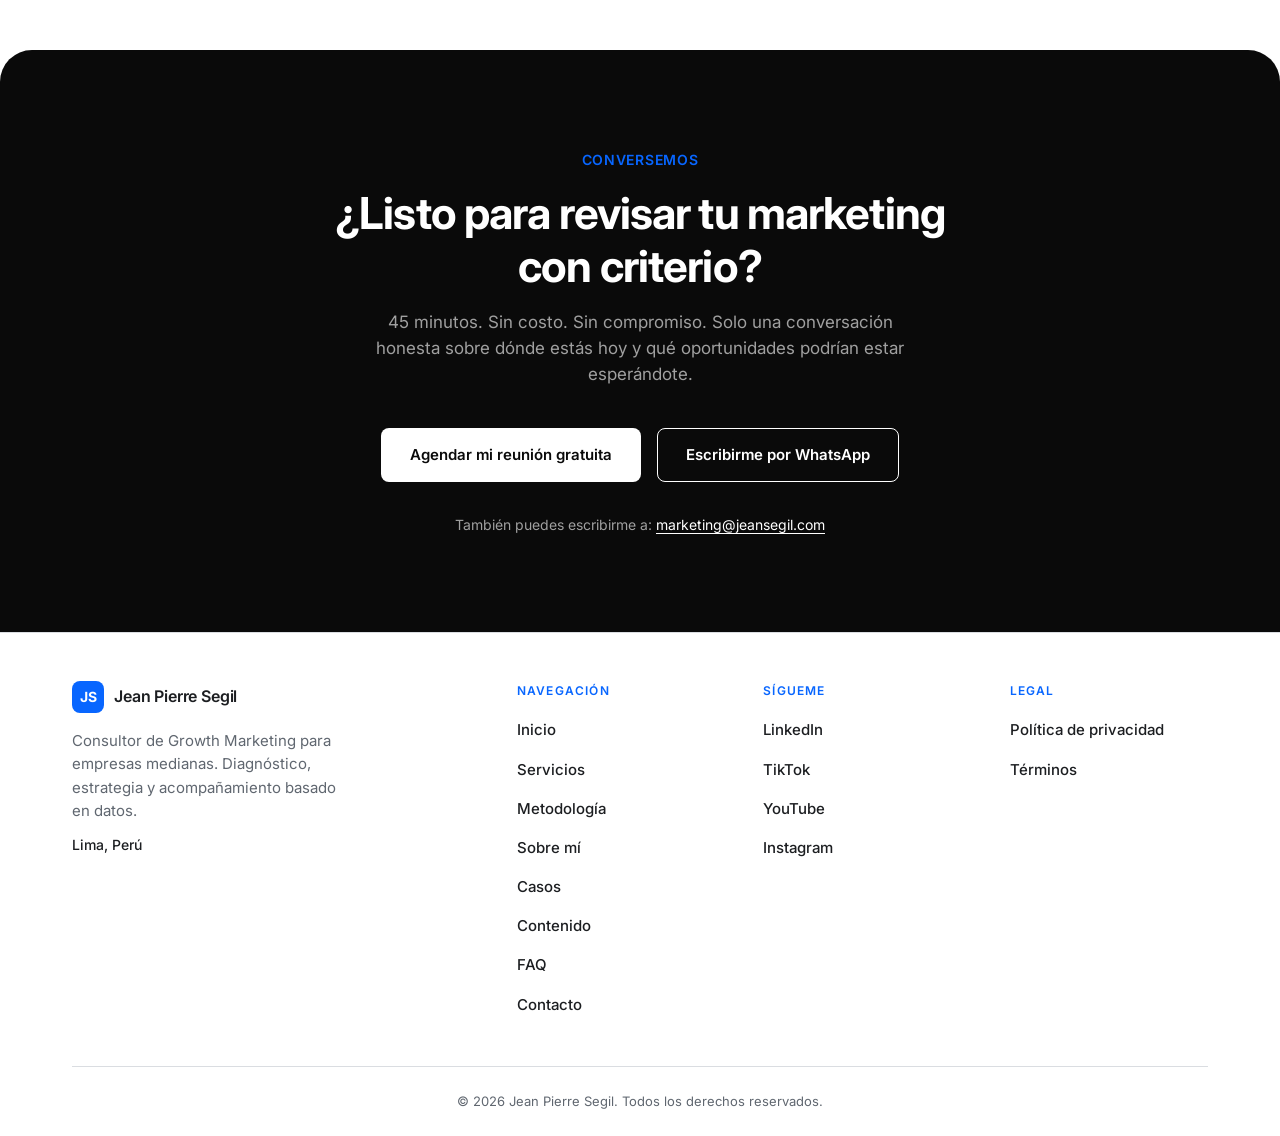
<file: wireframe.html>
<!DOCTYPE html>
<html lang="es">
<head>
  <meta charset="UTF-8">
  <meta name="viewport" content="width=device-width, initial-scale=1.0">
  <meta name="description" content="Wireframe — Jean Pierre Segil">
  <title>Wireframe — Jean Pierre Segil</title>
  <link rel="preconnect" href="https://fonts.googleapis.com">
  <link rel="preconnect" href="https://fonts.gstatic.com" crossorigin>
  <link href="https://fonts.googleapis.com/css2?family=Inter:wght@400;500;600;700&display=swap" rel="stylesheet">
  <style>
    /* =========================================================
       WIREFRAME — Dirección visual 5 (final)
       Tanda 1: secciones 1-5 con diseño aprobado.
       Secciones 6-15 mantienen estilos previos por ahora.
       ========================================================= */

    :root {
      /* Fondos claros */
      --bg-primary: #FFFFFF;
      --bg-secondary: #F0F2F5;
      --text-primary: #1C1E21;
      --text-secondary: #606770;
      --border-light: #DADDE1;

      /* Fondos oscuros */
      --bg-dark: #0A0A0A;
      --bg-dark-card: #1A1A1A;
      --border-dark: #2A2A2A;
      --text-light: #FFFFFF;
      --text-light-secondary: #A0A0A0;

      /* Acento */
      --accent: #0866FF;
      --accent-hover: #0052CC;
      --accent-bg-soft: rgba(8, 102, 255, 0.08);
      --accent-bg-soft-strong: rgba(8, 102, 255, 0.18);

      /* Tipografía */
      --font: 'Inter', system-ui, -apple-system, sans-serif;

      /* Espaciados */
      --section-padding-desktop: 96px;
      --section-padding-mobile: 64px;
    }

    *, *::before, *::after { box-sizing: border-box; }

    html { scroll-behavior: smooth; }

    body {
      margin: 0;
      font-family: var(--font);
      font-size: 17px;
      line-height: 1.6;
      color: var(--text-primary);
      background: var(--bg-primary);
      -webkit-font-smoothing: antialiased;
    }

    .container {
      max-width: 1200px;
      margin: 0 auto;
      padding: 0 32px;
    }

    section {
      padding: var(--section-padding-desktop) 0;
      scroll-margin-top: 80px;
    }

    /* Tipografía */
    h1 {
      font-family: var(--font);
      font-size: clamp(2rem, 5vw, 3.5rem);
      font-weight: 700;
      line-height: 1.1;
      letter-spacing: -0.02em;
      margin: 0 0 24px;
      color: var(--text-primary);
    }
    h2 {
      font-family: var(--font);
      font-size: clamp(1.75rem, 3.5vw, 2.5rem);
      font-weight: 700;
      line-height: 1.2;
      letter-spacing: -0.015em;
      margin: 0 0 20px;
      color: var(--text-primary);
    }
    h3 {
      font-family: var(--font);
      font-size: 1.25rem;
      font-weight: 600;
      line-height: 1.3;
      letter-spacing: -0.01em;
      margin: 0 0 8px;
      color: var(--text-primary);
    }
    p {
      font-size: 1.0625rem;
      line-height: 1.6;
      color: var(--text-secondary);
      margin: 0 0 16px;
    }
    .eyebrow {
      display: inline-block;
      font-size: 0.875rem;
      font-weight: 600;
      letter-spacing: 0.05em;
      text-transform: uppercase;
      color: var(--accent);
      margin-bottom: 20px;
    }
    .subtitle {
      font-size: 1.125rem;
      line-height: 1.55;
      color: var(--text-secondary);
      margin: 0 0 32px;
    }
    .micro {
      font-size: 0.875rem;
      color: var(--text-secondary);
      margin: 0;
    }

    /* Botones */
    .btn {
      display: inline-flex;
      align-items: center;
      gap: 8px;
      font-family: var(--font);
      font-size: 0.9375rem;
      font-weight: 600;
      padding: 12px 24px;
      text-decoration: none;
      border-radius: 8px;
      border: 1px solid transparent;
      transition: all 0.2s ease;
      cursor: pointer;
      background: transparent;
      color: var(--text-primary);
    }
    .btn-primary {
      background: var(--accent);
      color: #fff;
    }
    .btn-primary:hover {
      background: var(--accent-hover);
      box-shadow: 0 4px 12px rgba(8, 102, 255, 0.25);
    }
    .btn-secondary {
      background: transparent;
      color: var(--accent);
      border-color: var(--accent);
    }
    .btn-secondary:hover {
      background: var(--accent-bg-soft);
    }

    /* Wrapper de íconos Lucide en tarjetas */
    .card-icon-wrapper {
      width: 48px;
      height: 48px;
      background: var(--accent-bg-soft);
      border-radius: 8px;
      display: flex;
      align-items: center;
      justify-content: center;
      color: var(--accent);
      margin-bottom: 20px;
      flex-shrink: 0;
    }
    .card-icon-wrapper svg { display: block; }

    /* Placeholders genéricos (heredados, ahora más sobrios) */
    .placeholder {
      border: 1px dashed var(--border-light);
      border-radius: 12px;
      background: var(--bg-secondary);
      color: var(--text-secondary);
      display: flex;
      align-items: center;
      justify-content: center;
      text-align: center;
      font-size: 0.75rem;
      letter-spacing: 0.03em;
      padding: 16px;
      min-height: 80px;
    }
    .placeholder-img { aspect-ratio: 4/3; }
    .placeholder-video { aspect-ratio: 16/9; }
    .placeholder-logo { height: 60px; }
    .placeholder-icon {
      width: 48px;
      height: 48px;
      min-height: 48px;
      border-radius: 8px;
      background: var(--accent-bg-soft);
      border: 1px dashed var(--accent-bg-soft-strong);
      color: var(--accent);
      font-size: 0.625rem;
      font-weight: 600;
      flex-shrink: 0;
      padding: 4px;
    }

    /* ========== NAV ========== */
    .nav {
      position: sticky;
      top: 0;
      z-index: 100;
      background: var(--bg-primary);
      border-bottom: 1px solid var(--border-light);
    }
    .nav-inner {
      display: grid;
      grid-template-columns: auto 1fr auto;
      align-items: center;
      padding: 16px 32px;
      max-width: 1200px;
      margin: 0 auto;
      gap: 32px;
    }
    .brand {
      display: inline-flex;
      align-items: center;
      gap: 10px;
      text-decoration: none;
      color: var(--text-primary);
    }
    .brand-mark {
      width: 32px;
      height: 32px;
      border-radius: 8px;
      background: var(--accent);
      display: grid;
      place-items: center;
      color: #fff;
      font-weight: 700;
      font-size: 14px;
      flex-shrink: 0;
    }
    .brand-name {
      font-size: 16px;
      font-weight: 600;
      color: var(--text-primary);
      letter-spacing: -0.01em;
    }
    .nav-links {
      display: flex;
      align-items: center;
      justify-content: center;
    }
    .nav-menu {
      display: flex;
      gap: 28px;
      list-style: none;
      margin: 0;
      padding: 0;
    }
    .nav-menu a {
      font-family: var(--font);
      font-size: 15px;
      font-weight: 500;
      color: var(--text-primary);
      text-decoration: none;
      transition: color 0.2s ease;
    }
    .nav-menu a:hover { color: var(--accent); }
    .nav-cta {
      font-size: 15px;
      font-weight: 600;
      padding: 10px 20px;
      background: var(--accent);
      color: #fff;
      text-decoration: none;
      border-radius: 8px;
      transition: all 0.2s ease;
      white-space: nowrap;
      border: 1px solid transparent;
    }
    .nav-cta:hover {
      background: var(--accent-hover);
      box-shadow: 0 4px 12px rgba(8, 102, 255, 0.25);
    }
    .nav-toggle { display: none; }
    .nav-hamburger {
      display: none;
      width: 44px;
      height: 44px;
      cursor: pointer;
      flex-direction: column;
      align-items: center;
      justify-content: center;
      gap: 5px;
      position: relative;
      z-index: 95;
    }
    .nav-hamburger span {
      display: block;
      width: 22px;
      height: 2px;
      background: var(--text-primary);
      border-radius: 2px;
      transition: transform 0.2s, opacity 0.2s;
    }

    /* ========== HERO ========== */
    .hero {
      padding: var(--section-padding-desktop) 0;
    }
    .hero-grid {
      display: grid;
      grid-template-columns: 55% 45%;
      gap: 64px;
      align-items: center;
    }
    .hero-text .subtitle {
      max-width: 560px;
    }
    .hero-ctas {
      display: flex;
      gap: 12px;
      margin-bottom: 20px;
      flex-wrap: wrap;
    }
    .hero-visual {
      display: flex;
      align-items: center;
      justify-content: center;
    }
    .hero-illustration {
      width: 100%;
      max-width: 480px;
      height: auto;
      display: block;
      margin: 0 auto;
    }

    /* ========== MARCAS ========== */
    #marcas {
      padding: 48px 0;
      border-top: 1px solid var(--border-light);
      border-bottom: 1px solid var(--border-light);
    }
    .marcas-title {
      text-align: center;
      font-size: 0.875rem;
      font-weight: 600;
      letter-spacing: 0.05em;
      text-transform: uppercase;
      color: var(--accent);
      margin: 0 0 28px;
    }
    .marcas-row {
      display: grid;
      grid-template-columns: repeat(6, 1fr);
      gap: 16px;
    }
    .logo-item {
      background: var(--bg-primary);
      border: 1px solid var(--border-light);
      border-radius: 8px;
      padding: 16px 20px;
      display: flex;
      align-items: center;
      justify-content: center;
      min-height: 80px;
      transition: all 0.2s ease;
    }
    .logo-item img {
      max-width: 100%;
      max-height: 48px;
      object-fit: contain;
      opacity: 0.7;
      filter: grayscale(20%);
      transition: all 0.2s ease;
    }
    .logo-item:hover img {
      opacity: 1;
      filter: grayscale(0%);
    }

    /* ========== PROBLEMA — bloque oscuro (isla) ========== */
    .problema-wrap {
      padding-top: var(--section-padding-desktop);
      background: var(--bg-primary);
    }
    #problema {
      background: var(--bg-dark);
      color: var(--text-light);
      border-radius: 32px 32px 32px 32px;
      padding: var(--section-padding-desktop) 0;
      scroll-margin-top: 80px;
    }
    #problema .container {
      padding: 0 48px;
    }
    .problema-head {
      text-align: center;
      max-width: 760px;
      margin: 0 auto 56px;
    }
    .problema-head h2 {
      color: var(--text-light);
    }
    .problema-head .eyebrow {
      margin-bottom: 16px;
    }
    .problema-head p {
      color: var(--text-light-secondary);
      font-size: 1.125rem;
    }
    .problema-grid {
      display: grid;
      grid-template-columns: repeat(3, 1fr);
      gap: 20px;
      margin-bottom: 48px;
    }
    .problema-item {
      background: var(--bg-dark-card);
      border: 1px solid var(--border-dark);
      border-radius: 12px;
      padding: 28px;
      transition: all 0.2s ease;
    }
    .problema-item:hover {
      border-color: var(--accent);
    }
    .problema-item .card-icon-wrapper {
      background: var(--accent-bg-soft);
      color: var(--accent);
      margin: 0 0 18px;
    }
    .problema-item h3 {
      color: var(--text-light);
      margin: 0 0 8px;
    }
    .problema-item p {
      font-size: 0.9375rem;
      line-height: 1.55;
      color: var(--text-light-secondary);
      margin: 0;
    }
    .problema-cierre {
      max-width: 600px;
      margin: 0 auto;
      padding: 24px 32px;
      text-align: center;
      background: linear-gradient(135deg, rgba(8, 102, 255, 0.08) 0%, rgba(108, 92, 231, 0.08) 100%);
      border: 1px solid var(--border-dark);
      border-radius: 16px;
      font-size: 1.0625rem;
      line-height: 1.6;
      color: var(--text-light);
      font-weight: 400;
    }

    /* ========== PROPUESTA DE VALOR ========== */
    #propuesta-valor {
      padding-top: var(--section-padding-desktop);
    }
    .pv-head {
      max-width: 760px;
      margin-bottom: 32px;
    }
    .pullquote {
      border: 0;
      border-left: 3px solid var(--accent);
      padding: 8px 0 8px 24px;
      margin: 32px 0 0;
      max-width: 820px;
    }
    .pullquote p {
      margin: 0;
      font-size: 1.5rem;
      line-height: 1.4;
      color: var(--text-primary);
      font-style: italic;
      font-weight: 400;
    }

    /* ========== SERVICIOS ========== */
    .section-head-center {
      text-align: center;
      max-width: 720px;
      margin: 0 auto 64px;
    }
    .section-head-center .eyebrow { margin-bottom: 16px; }
    .section-head-center .subtitle {
      margin-bottom: 0;
      max-width: 600px;
      margin-left: auto;
      margin-right: auto;
    }
    .servicios-grid {
      display: grid;
      grid-template-columns: repeat(3, 1fr);
      gap: 24px;
    }
    .servicio-card {
      background: var(--bg-primary);
      border: 1px solid var(--border-light);
      border-radius: 12px;
      padding: 32px;
      display: flex;
      flex-direction: column;
      transition: all 0.2s ease;
    }
    .servicio-card:hover {
      border-color: var(--accent);
      transform: translateY(-2px);
      box-shadow: 0 8px 24px rgba(0,0,0,0.04);
    }
    .servicio-card .placeholder-icon {
      margin-bottom: 20px;
    }
    .servicio-card h3 {
      margin: 0 0 12px;
    }
    .servicio-card .servicio-desc {
      margin: 0;
      flex-grow: 1;
      font-size: 0.9375rem;
      line-height: 1.6;
      color: var(--text-secondary);
    }
    .servicio-divider {
      height: 1px;
      background: var(--border-light);
      border: 0;
      margin: 24px 0 0;
    }
    .servicio-ideal {
      font-size: 0.875rem;
      color: var(--text-secondary);
      font-style: italic;
      margin: 16px 0 0;
    }

    /* ========== METODOLOGÍA ========== */
    #metodologia {
      background: var(--bg-secondary);
    }
    .timeline {
      position: relative;
      max-width: 800px;
      margin: 0 auto;
      padding-left: 24px;
    }
    .timeline::before {
      content: "";
      position: absolute;
      left: 0;
      top: 12px;
      bottom: 12px;
      width: 2px;
      background: var(--border-light);
    }
    .timeline-step {
      position: relative;
      display: grid;
      grid-template-columns: 120px 1fr;
      gap: 32px;
      align-items: flex-start;
      padding: 0 0 48px 32px;
    }
    .timeline-step:last-child { padding-bottom: 0; }
    .timeline-step::before {
      content: "";
      position: absolute;
      left: -7px;
      top: 18px;
      width: 12px;
      height: 12px;
      border-radius: 50%;
      background: var(--accent);
      border: 3px solid var(--bg-secondary);
      box-shadow: 0 0 0 1px var(--accent);
    }
    .timeline-number {
      font-size: 56px;
      font-weight: 700;
      line-height: 1;
      color: var(--accent);
      letter-spacing: -0.02em;
    }
    .timeline-body h3 {
      margin: 0 0 8px;
    }
    .timeline-body p {
      margin: 0;
      font-size: 1rem;
      line-height: 1.6;
      color: var(--text-secondary);
    }

    /* ========== SOBRE MÍ ========== */
    #sobre-mi .section-head-center {
      margin-bottom: 48px;
    }
    .sobre-grid {
      display: grid;
      grid-template-columns: 40% 60%;
      gap: 64px;
      align-items: flex-start;
    }
    .sobre-img {
      aspect-ratio: 4/5;
      width: 100%;
      border-radius: 16px;
      overflow: hidden;
      display: block;
    }
    .sobre-img img {
      width: 100%;
      height: 100%;
      object-fit: cover;
      display: block;
      border-radius: 16px;
    }
    .sobre-text h2 {
      margin: 0 0 24px;
    }
    .sobre-text p {
      margin: 0 0 16px;
      font-size: 1.0625rem;
      line-height: 1.6;
      color: var(--text-primary);
    }
    .sobre-ficha {
      background: var(--bg-secondary);
      border: 1px solid var(--border-light);
      border-radius: 12px;
      padding: 24px;
      margin-top: 32px;
      display: flex;
      flex-direction: column;
      gap: 12px;
    }
    .sobre-ficha-item {
      font-size: 0.9375rem;
      color: var(--text-primary);
      font-weight: 500;
      margin: 0;
      display: flex;
      align-items: flex-start;
      gap: 12px;
    }
    .sobre-ficha-item > span {
      flex: 1;
      min-width: 0;
      word-wrap: break-word;
      overflow-wrap: break-word;
      line-height: 1.5;
    }
    .sobre-ficha-item strong {
      color: var(--text-secondary);
      font-weight: 600;
    }
    .ficha-icon {
      width: 18px;
      height: 18px;
      flex-shrink: 0;
      color: var(--accent);
      margin-top: 3px;
    }

    /* ========== EXPERIENCIA ========== */
    .exp-grid {
      display: grid;
      grid-template-columns: repeat(3, 1fr);
      gap: 16px;
    }
    .exp-item {
      display: flex;
      align-items: center;
      gap: 16px;
      border: 1px solid var(--border-light);
      border-radius: 12px;
      background: var(--bg-primary);
      padding: 20px;
      transition: border-color 0.2s ease;
    }
    .exp-item:hover {
      border-color: var(--accent);
    }
    .exp-item .card-icon-wrapper {
      width: 40px;
      height: 40px;
      margin-bottom: 0;
    }
    .problema-item .card-icon-wrapper {
      margin-bottom: 18px;
    }
    .servicio-card .card-icon-wrapper { margin-bottom: 20px; }
    .exp-item p {
      margin: 0;
      font-size: 0.9375rem;
      color: var(--text-primary);
      font-weight: 500;
    }

    /* ========== CASOS ========== */
    #casos {
      background: var(--bg-secondary);
    }
    .casos-lista {
      display: flex;
      flex-direction: column;
      gap: 24px;
    }
    .caso-card {
      display: grid;
      grid-template-columns: 35% 65%;
      gap: 0;
      border: 1px solid var(--border-light);
      border-radius: 16px;
      background: var(--bg-primary);
      overflow: hidden;
      transition: box-shadow 0.2s ease;
    }
    .caso-card:hover {
      box-shadow: 0 8px 24px rgba(0,0,0,0.06);
    }
    .caso-img {
      aspect-ratio: 4/3;
      width: 100%;
      border: 0;
      border-radius: 0;
      background: var(--bg-secondary);
      color: var(--text-secondary);
    }
    .caso-body {
      padding: 32px;
    }
    .caso-body .caso-tag {
      display: inline-block;
      font-size: 0.75rem;
      letter-spacing: 0.1em;
      text-transform: uppercase;
      color: var(--accent);
      margin-bottom: 12px;
      font-weight: 600;
    }
    .caso-body h3 {
      margin: 0 0 16px;
      font-size: 1.375rem;
    }
    .caso-body .caso-desc {
      margin: 0;
      font-size: 1rem;
      line-height: 1.6;
      color: var(--text-secondary);
    }
    .caso-divider {
      height: 1px;
      background: var(--border-light);
      border: 0;
      margin: 24px 0 16px;
    }
    .caso-learning {
      font-size: 0.9375rem;
      font-style: italic;
      font-weight: 500;
      color: var(--text-primary);
      margin: 0;
      display: flex;
      gap: 10px;
      align-items: flex-start;
      line-height: 1.55;
    }
    .caso-learning-icon {
      width: 18px;
      height: 18px;
      flex-shrink: 0;
      color: var(--accent);
      margin-top: 2px;
    }
    .caso-learning strong {
      font-style: normal;
      font-weight: 600;
      color: var(--text-primary);
    }

    /* ========== CONTENIDO ========== */
    .contenido-grid {
      display: grid;
      grid-template-columns: repeat(3, 1fr);
      gap: 24px;
    }
    .contenido-card {
      border: 1px solid var(--border-light);
      border-radius: 16px;
      background: var(--bg-primary);
      padding: 24px;
      display: flex;
      flex-direction: column;
      transition: all 0.2s ease;
    }
    .contenido-card:hover {
      border-color: var(--accent);
      transform: translateY(-2px);
      box-shadow: 0 8px 24px rgba(0,0,0,0.04);
    }
    .contenido-video {
      position: relative;
      width: 100%;
      max-width: 240px;
      aspect-ratio: 9/16;
      margin: 0 auto 20px;
      background: var(--bg-secondary);
      border: 1px solid var(--border-light);
      border-radius: 12px;
      overflow: hidden;
    }
    .contenido-video .play-icon {
      position: absolute;
      top: 50%;
      left: 50%;
      transform: translate(-50%, -50%);
      font-size: 48px;
      line-height: 1;
      color: var(--text-secondary);
    }
    .contenido-video .video-label {
      position: absolute;
      bottom: 12px;
      left: 0;
      right: 0;
      text-align: center;
      font-size: 0.6875rem;
      letter-spacing: 0.05em;
      color: var(--text-secondary);
    }
    .contenido-card h3 {
      margin: 0 0 12px;
      font-size: 1.125rem;
      font-weight: 600;
      line-height: 1.35;
    }
    .contenido-card .contenido-desc {
      margin: 0;
      flex-grow: 1;
      font-size: 0.9375rem;
      line-height: 1.6;
      color: var(--text-secondary);
    }
    .contenido-link {
      margin-top: auto;
      padding-top: 16px;
      font-size: 0.875rem;
      font-weight: 600;
      color: var(--accent);
      text-decoration: none;
      transition: color 0.2s ease;
    }
    .contenido-link:hover { color: var(--accent-hover); }

    /* ========== NEWSLETTER ========== */
    #newsletter {
      background: var(--bg-secondary);
    }
    .newsletter-box {
      background: var(--bg-primary);
      border: 1px solid var(--border-light);
      border-radius: 24px;
      padding: 64px 48px;
      text-align: center;
      max-width: 720px;
      margin: 0 auto;
    }
    .newsletter-box .eyebrow { margin-bottom: 16px; }
    .newsletter-box h2 {
      font-size: 1.75rem;
      font-weight: 700;
      margin: 0;
    }
    .newsletter-box p.newsletter-desc {
      max-width: 480px;
      margin: 16px auto 0;
      font-size: 1rem;
      color: var(--text-secondary);
    }
    .newsletter-form {
      display: flex;
      gap: 12px;
      max-width: 560px;
      margin: 32px auto 16px;
      align-items: center;
    }
    .newsletter-form input {
      flex: 1;
      border: 1px solid var(--border-light);
      border-radius: 8px;
      padding: 12px 16px;
      font-family: inherit;
      font-size: 1rem;
      color: var(--text-primary);
      background: var(--bg-primary);
      min-height: 44px;
      transition: border-color 0.2s ease;
    }
    .newsletter-form input:focus {
      border-color: var(--accent);
      outline: none;
    }
    .newsletter-form input::placeholder {
      color: var(--text-secondary);
    }
    .newsletter-form button {
      border: 0;
      background: var(--accent);
      color: #fff;
      border-radius: 8px;
      padding: 12px 24px;
      font-family: inherit;
      font-size: 0.9375rem;
      font-weight: 600;
      cursor: pointer;
      white-space: nowrap;
      min-height: 44px;
      transition: all 0.2s ease;
    }
    .newsletter-form button:hover {
      background: var(--accent-hover);
      box-shadow: 0 4px 12px rgba(8, 102, 255, 0.25);
    }
    .newsletter-micro {
      font-size: 0.8125rem;
      color: var(--text-secondary);
      margin: 0;
    }

    /* ========== FAQ ========== */
    .faq-wrap {
      max-width: 800px;
      margin: 0 auto;
    }
    .faq-wrap details {
      border-bottom: 1px solid var(--border-light);
    }
    .faq-wrap summary {
      list-style: none;
      cursor: pointer;
      padding: 24px 0;
      font-size: 1.0625rem;
      font-weight: 600;
      color: var(--text-primary);
      display: flex;
      justify-content: space-between;
      align-items: center;
      gap: 24px;
      padding-right: 16px;
      transition: color 0.2s ease;
    }
    .faq-wrap summary:hover { color: var(--accent); }
    .faq-wrap summary::-webkit-details-marker { display: none; }
    .faq-wrap summary::after {
      content: "+";
      font-size: 1.5rem;
      font-weight: 400;
      color: var(--text-secondary);
      line-height: 1;
      transition: color 0.2s ease;
    }
    .faq-wrap details[open] summary {
      color: var(--accent);
    }
    .faq-wrap details[open] summary::after {
      content: "−";
      color: var(--accent);
    }
    .faq-wrap .faq-answer {
      margin: 0;
      padding: 0 0 24px;
      color: var(--text-secondary);
      font-size: 1rem;
      line-height: 1.6;
    }

    /* ========== CONTACTO (bloque oscuro de cierre) ========== */
    .contacto-wrap {
      padding-top: var(--section-padding-desktop);
      background: var(--bg-primary);
    }
    .contacto-section {
      background: var(--bg-dark);
      color: var(--text-light);
      border-radius: 32px 32px 0 0;
      padding: var(--section-padding-desktop) 0;
      border-bottom: 0;
    }
    .contacto-inner {
      max-width: 720px;
      margin: 0 auto;
      text-align: center;
      padding: 0 32px;
    }
    .contacto-inner .eyebrow { margin-bottom: 16px; }
    .contacto-inner h2 {
      color: var(--text-light);
      font-size: clamp(2rem, 4vw, 2.75rem);
      font-weight: 700;
      letter-spacing: -0.02em;
      margin: 0;
    }
    .contacto-inner p.contacto-desc {
      color: var(--text-light-secondary);
      max-width: 560px;
      margin: 16px auto 0;
      font-size: 1.0625rem;
      line-height: 1.55;
    }
    .contacto-ctas {
      display: flex;
      justify-content: center;
      gap: 16px;
      margin: 40px 0 32px;
      flex-wrap: wrap;
    }
    .contacto-btn {
      display: inline-flex;
      align-items: center;
      gap: 8px;
      border-radius: 8px;
      padding: 14px 28px;
      font-size: 0.9375rem;
      font-weight: 600;
      text-decoration: none;
      transition: all 0.2s ease;
      border: 1px solid transparent;
    }
    .contacto-btn-primary {
      background: #fff;
      color: var(--bg-dark);
    }
    .contacto-btn-primary:hover {
      transform: translateY(-1px);
      box-shadow: 0 4px 12px rgba(255,255,255,0.15);
    }
    .contacto-btn-secondary {
      background: transparent;
      border-color: #fff;
      color: var(--text-light);
    }
    .contacto-btn-secondary:hover {
      background: rgba(255,255,255,0.1);
    }
    .contacto-micro {
      color: var(--text-light-secondary);
      font-size: 0.875rem;
      margin: 0;
    }
    .contacto-micro a {
      color: var(--text-light);
      text-decoration: underline;
      text-underline-offset: 3px;
    }

    /* ========== FOOTER ========== */
    .footer {
      background: var(--bg-primary);
      border-top: 1px solid var(--border-light);
      padding: 48px 0 24px;
    }
    .footer-grid {
      display: grid;
      grid-template-columns: 2fr 1fr 1fr 1fr;
      gap: 48px;
    }
    .footer-col h4 {
      font-size: 0.75rem;
      font-weight: 600;
      letter-spacing: 0.1em;
      text-transform: uppercase;
      color: var(--accent);
      margin: 0 0 16px;
    }
    .footer-col ul {
      list-style: none;
      padding: 0;
      margin: 0;
      display: flex;
      flex-direction: column;
      gap: 12px;
    }
    .footer-col a {
      color: var(--text-primary);
      text-decoration: none;
      font-size: 0.9375rem;
      font-weight: 500;
      transition: color 0.2s ease;
    }
    .footer-col a:hover { color: var(--accent); }
    .footer-brand { margin-bottom: 16px; }
    .footer-brand-desc {
      font-size: 0.9375rem;
      color: var(--text-secondary);
      margin: 0 0 12px;
      max-width: 280px;
      line-height: 1.55;
    }
    .footer-brand-loc {
      font-size: 0.875rem;
      font-weight: 500;
      color: var(--text-primary);
      margin: 0;
    }
    .footer-bottom {
      margin-top: 48px;
      padding-top: 24px;
      border-top: 1px solid var(--border-light);
      text-align: center;
      font-size: 0.8125rem;
      color: var(--text-secondary);
    }

    /* ========== RESPONSIVE ========== */
    @media (max-width: 1024px) {
      .marcas-row {
        grid-template-columns: repeat(4, 1fr);
      }
    }

    @media (max-width: 900px) {
      .hero { padding: var(--section-padding-mobile) 0; }
      .hero-grid {
        grid-template-columns: 1fr;
        gap: 40px;
      }
      .hero-visual { max-width: 480px; }

      .nav-menu { gap: 20px; }
      .nav-menu a { font-size: 14px; }

      .problema-wrap {
        padding-top: var(--section-padding-mobile);
      }
      #problema {
        padding: var(--section-padding-mobile) 0;
        border-radius: 24px;
      }
      #problema .container {
        padding: 0 24px;
      }
      .problema-grid {
        grid-template-columns: repeat(2, 1fr);
        gap: 16px;
      }

      #propuesta-valor {
        padding-top: var(--section-padding-mobile);
      }
      .pullquote p { font-size: 1.25rem; }

      .servicios-grid { grid-template-columns: repeat(2, 1fr); }

      .timeline-step {
        grid-template-columns: 80px 1fr;
        gap: 20px;
        padding: 0 0 32px 24px;
      }
      .timeline-number { font-size: 40px; }

      .sobre-grid {
        grid-template-columns: 1fr;
        gap: 32px;
      }
      .sobre-img { max-width: 360px; }

      .exp-grid { grid-template-columns: repeat(2, 1fr); }

      .caso-card {
        grid-template-columns: 1fr;
      }
      .caso-body { padding: 24px; }

      .contenido-grid { grid-template-columns: repeat(2, 1fr); }

      .newsletter-box { padding: 48px 32px; }
      .newsletter-form {
        flex-direction: column;
        align-items: stretch;
      }
      .newsletter-form input,
      .newsletter-form button { width: 100%; }

      .contacto-wrap { padding-top: var(--section-padding-mobile); }
      .contacto-section {
        padding: var(--section-padding-mobile) 0;
        border-radius: 24px 24px 0 0;
      }

      .footer-grid {
        grid-template-columns: 1fr 1fr;
        gap: 32px;
      }
    }

    @media (max-width: 768px) {
      /* --- Espaciado vertical general --- */
      section {
        scroll-margin-top: 70px;
      }
      .hero {
        padding: var(--section-padding-mobile) 0;
      }

      /* --- Hero: H1 más compacto --- */
      h1 {
        font-size: clamp(1.75rem, 8vw, 2.5rem);
        line-height: 1.15;
      }

      /* --- Nav: hamburger menu --- */
      .nav-inner {
        display: flex;
        grid-template-columns: none;
        justify-content: flex-start;
        align-items: center;
        gap: 12px;
        padding: 14px 24px;
      }
      .brand { flex-shrink: 1; min-width: 0; }
      .brand-name { font-size: 15px; }
      .nav-hamburger { display: flex; }
      .nav-links {
        position: fixed;
        top: 0;
        left: 0;
        right: 0;
        bottom: 0;
        background: var(--bg-primary);
        flex-direction: column;
        justify-content: center;
        align-items: center;
        gap: 24px;
        padding: 96px 24px 32px;
        z-index: 90;
        transform: translateY(-100%);
        transition: transform 0.25s ease;
        pointer-events: none;
      }
      .nav-toggle:checked ~ .nav-inner .nav-links {
        transform: translateY(0);
        pointer-events: auto;
      }
      .nav-menu {
        flex-direction: column;
        gap: 24px;
        text-align: center;
      }
      .nav-menu a {
        font-size: 20px;
        color: var(--text-primary);
        padding: 8px 16px;
        display: inline-block;
      }
      .nav-cta {
        margin-left: auto;
        font-size: 14px;
        padding: 10px 18px;
        min-height: 44px;
        display: inline-flex;
        align-items: center;
        flex-shrink: 0;
      }
      /* Hamburger → X cuando está abierto */
      .nav-toggle:checked ~ .nav-inner .nav-hamburger span:nth-child(1) {
        transform: translateY(7px) rotate(45deg);
      }
      .nav-toggle:checked ~ .nav-inner .nav-hamburger span:nth-child(2) {
        opacity: 0;
      }
      .nav-toggle:checked ~ .nav-inner .nav-hamburger span:nth-child(3) {
        transform: translateY(-7px) rotate(-45deg);
      }

      /* --- Marcas: scroll horizontal deslizable --- */
      .marcas-row {
        display: flex;
        grid-template-columns: none;
        overflow-x: auto;
        gap: 16px;
        padding: 0 20px;
        margin: 0 -24px;
        -webkit-overflow-scrolling: touch;
        scrollbar-width: none;
      }
      .marcas-row::-webkit-scrollbar { display: none; }
      .marcas-row .logo-item {
        min-width: 160px;
        flex-shrink: 0;
      }

      /* --- Sobre mí: imagen cuadrada, altura capada --- */
      .sobre-img {
        aspect-ratio: 1/1;
        max-height: 400px;
        object-fit: cover;
      }

      /* --- Casos: imagen 16:9 para reducir alto --- */
      .caso-img {
        aspect-ratio: 16/9;
      }

      /* --- Inputs y botones: min 44px táctil --- */
      .btn,
      .contacto-btn,
      .newsletter-form input,
      .newsletter-form button {
        min-height: 44px;
      }
      .newsletter-form input {
        padding: 12px 14px;
      }
      .newsletter-form button {
        padding: 12px 24px;
      }

      /* --- FAQ: padding-right del ícono --- */
      .faq-wrap summary {
        padding-right: 16px;
      }
    }

    @media (max-width: 480px) {
      .container { padding: 0 20px; }
      .nav-inner { padding: 14px 20px; gap: 10px; }
      .brand-name { display: none; }
      .hero-ctas { flex-direction: column; align-items: stretch; }
      .btn { justify-content: center; }
      #problema .container { padding: 0 20px; }
      .problema-cierre { padding: 20px 24px; font-size: 1rem; }

      .servicios-grid { grid-template-columns: 1fr; }
      .exp-grid { grid-template-columns: 1fr; }
      .contenido-grid { grid-template-columns: 1fr; }
      .problema-grid { grid-template-columns: 1fr; }

      .timeline { padding-left: 20px; }
      .timeline-step {
        grid-template-columns: 1fr;
        gap: 8px;
        padding: 20px 0 20px 16px;
      }
      .timeline-step::before { top: 32px; }
      .timeline-number { font-size: 36px; }

      .newsletter-box {
        padding: 40px 24px;
        border-radius: 16px;
      }

      .contacto-inner { padding: 0 20px; }
      .contacto-ctas { flex-direction: column; align-items: stretch; }
      .contacto-btn { justify-content: center; }

      .footer-grid { grid-template-columns: 1fr; }
    }
  </style>
</head>
<body>

  <!-- Sección: Nav Sticky -->
  <header class="nav">
    <input type="checkbox" id="nav-toggle" class="nav-toggle" aria-hidden="true">
    <div class="nav-inner">
      <a href="#hero" class="brand">
        <span class="brand-mark">JS</span>
        <span class="brand-name">Jean Pierre Segil</span>
      </a>
      <nav class="nav-links">
        <ul class="nav-menu">
          <li><a href="#problema">Problema</a></li>
          <li><a href="#servicios">Servicios</a></li>
          <li><a href="#metodologia">Metodología</a></li>
          <li><a href="#sobre-mi">Sobre mí</a></li>
          <li><a href="#casos">Casos</a></li>
          <li><a href="#contenido">Contenido</a></li>
          <li><a href="#faq">FAQ</a></li>
        </ul>
      </nav>
      <a href="/agendar.html" class="nav-cta">Agendar</a>
      <label for="nav-toggle" class="nav-hamburger" aria-label="Abrir menú">
        <span></span>
        <span></span>
        <span></span>
      </label>
    </div>
  </header>

  <!-- Sección: Hero -->
  <section id="hero" class="hero">
    <div class="container">
      <div class="hero-grid">
        <div class="hero-text">
          <span class="eyebrow">Consultor de Growth Marketing</span>
          <h1>Marketing digital con criterio, no con fórmulas mágicas.</h1>
          <p class="subtitle">Ayudo a empresas medianas a entender qué está frenando su crecimiento digital y a construir estrategias basadas en datos, paid media y mejora continua.</p>
          <div class="hero-ctas">
            <a href="/agendar.html" class="btn btn-primary">Agendar reunión gratuita</a>
            <a href="#metodologia" class="btn btn-secondary">Conocer cómo trabajo</a>
          </div>
          <p class="micro">45 minutos · Sin costo · Sin compromiso</p>
        </div>
        <div class="hero-visual">
          <svg class="hero-illustration" viewBox="0 0 600 600" xmlns="http://www.w3.org/2000/svg" role="img" aria-label="Ilustración decorativa">
            <defs>
              <linearGradient id="grad-main" x1="0%" y1="0%" x2="100%" y2="100%">
                <stop offset="0%" stop-color="#0866FF"/>
                <stop offset="100%" stop-color="#6C5CE7"/>
              </linearGradient>
              <linearGradient id="grad-light" x1="0%" y1="0%" x2="100%" y2="100%">
                <stop offset="0%" stop-color="#A3C5FF"/>
                <stop offset="100%" stop-color="#0866FF"/>
              </linearGradient>
              <radialGradient id="grad-circle-bg" cx="50%" cy="50%" r="50%">
                <stop offset="0%" stop-color="rgba(8,102,255,0.18)"/>
                <stop offset="100%" stop-color="rgba(8,102,255,0)"/>
              </radialGradient>
            </defs>
            <circle cx="300" cy="300" r="260" fill="url(#grad-circle-bg)"/>
            <rect x="180" y="200" width="240" height="240" rx="36" fill="url(#grad-main)" transform="rotate(-12 300 320)"/>
            <rect x="220" y="240" width="160" height="160" rx="28" fill="rgba(255,255,255,0.18)" transform="rotate(-12 300 320)"/>
            <circle cx="450" cy="180" r="36" fill="#A3C5FF" opacity="0.85"/>
            <circle cx="150" cy="430" r="22" fill="url(#grad-light)" opacity="0.6"/>
          </svg>
        </div>
      </div>
    </div>
  </section>

  <!-- Sección: Marcas -->
  <section id="marcas">
    <div class="container">
      <p class="marcas-title">Marcas para las que he trabajado</p>
      <div class="marcas-row">
        <div class="logo-item"><img src="assets/logos/karcher.png" alt="Kärcher" loading="lazy"></div>
        <div class="logo-item"><img src="assets/logos/oechsle.png" alt="Oechsle" loading="lazy"></div>
        <div class="logo-item"><img src="assets/logos/tugo.png" alt="TUGÓ" loading="lazy"></div>
        <div class="logo-item"><img src="assets/logos/financieraoh.png" alt="Financiera Oh!" loading="lazy"></div>
        <div class="logo-item"><img src="assets/logos/ecoplaza.png" alt="Ecoplaza" loading="lazy"></div>
        <div class="logo-item"><img src="assets/logos/sip.png" alt="SIP" loading="lazy"></div>
        <div class="logo-item"><img src="assets/logos/tinajas.webp" alt="Tinajas" loading="lazy"></div>
        <div class="logo-item"><img src="assets/logos/lena-y-carbon.png" alt="Leña y Carbón" loading="lazy"></div>
        <div class="logo-item"><img src="assets/logos/moncler.png" alt="Moncler" loading="lazy"></div>
        <div class="logo-item"><img src="assets/logos/caricia.png" alt="Caricia" loading="lazy"></div>
        <div class="logo-item"><img src="assets/logos/tortas-de-la-casa.png" alt="Tortas de la Casa" loading="lazy"></div>
        <div class="logo-item"><img src="assets/logos/refugio.jpeg" alt="El Refugio" loading="lazy"></div>
      </div>
    </div>
  </section>

  <!-- Sección: Problema (bloque oscuro / isla) -->
  <div class="problema-wrap">
    <section id="problema">
      <div class="container">
        <div class="problema-head">
          <span class="eyebrow">El diagnóstico</span>
          <h2>Inviertes en marketing, pero algo no cuadra.</h2>
          <p>Probablemente llevas meses o años destinando presupuesto a Meta Ads, Google Ads o TikTok. Tienes reportes, tienes métricas, tienes una agencia o un freelancer. Pero cuando te sientas a revisar los resultados, aparecen las mismas preguntas.</p>
        </div>
        <div class="problema-grid">
          <article class="problema-item">
            <div class="card-icon-wrapper">
              <svg xmlns="http://www.w3.org/2000/svg" width="24" height="24" viewBox="0 0 24 24" fill="none" stroke="currentColor" stroke-width="2" stroke-linecap="round" stroke-linejoin="round" aria-hidden="true"><polyline points="22 17 13.5 8.5 8.5 13.5 2 7"/><polyline points="16 17 22 17 22 11"/></svg>
            </div>
            <h3>Inversión sin retorno claro</h3>
            <p>¿Por qué no estoy vendiendo más si estoy invirtiendo más cada mes en marketing?</p>
          </article>
          <article class="problema-item">
            <div class="card-icon-wrapper">
              <svg xmlns="http://www.w3.org/2000/svg" width="24" height="24" viewBox="0 0 24 24" fill="none" stroke="currentColor" stroke-width="2" stroke-linecap="round" stroke-linejoin="round" aria-hidden="true"><polygon points="22 3 2 3 10 12.46 10 19 14 21 14 12.46 22 3"/></svg>
            </div>
            <h3>Embudo desconocido</h3>
            <p>¿Qué parte del embudo está fallando realmente — el anuncio, el mensaje, el seguimiento?</p>
          </article>
          <article class="problema-item">
            <div class="card-icon-wrapper">
              <svg xmlns="http://www.w3.org/2000/svg" width="24" height="24" viewBox="0 0 24 24" fill="none" stroke="currentColor" stroke-width="2" stroke-linecap="round" stroke-linejoin="round" aria-hidden="true"><path d="M18.36 6.64a9 9 0 1 1-12.73 0"/><line x1="12" x2="12" y1="2" y2="12"/></svg>
            </div>
            <h3>Dependencia de plataforma</h3>
            <p>¿Por qué mi negocio depende tanto de una sola plataforma como Meta o Google Ads?</p>
          </article>
          <article class="problema-item">
            <div class="card-icon-wrapper">
              <svg xmlns="http://www.w3.org/2000/svg" width="24" height="24" viewBox="0 0 24 24" fill="none" stroke="currentColor" stroke-width="2" stroke-linecap="round" stroke-linejoin="round" aria-hidden="true"><path d="M16 21v-2a4 4 0 0 0-4-4H6a4 4 0 0 0-4 4v2"/><circle cx="9" cy="7" r="4"/><line x1="17" x2="22" y1="8" y2="13"/><line x1="22" x2="17" y1="8" y2="13"/></svg>
            </div>
            <h3>Leads que no cierran</h3>
            <p>Los leads llegan pero no terminan en clientes. ¿Es la campaña, el equipo comercial o el mensaje?</p>
          </article>
          <article class="problema-item">
            <div class="card-icon-wrapper">
              <svg xmlns="http://www.w3.org/2000/svg" width="24" height="24" viewBox="0 0 24 24" fill="none" stroke="currentColor" stroke-width="2" stroke-linecap="round" stroke-linejoin="round" aria-hidden="true"><path d="M16 3h5v5"/><path d="M8 3H3v5"/><path d="M12 22v-8.3a4 4 0 0 0-1.172-2.872L3 3"/><path d="m15 9 6-6"/></svg>
            </div>
            <h3>Tráfico vs. clientes</h3>
            <p>¿Estoy pagando por tráfico que no convierte o por clientes reales que mueven el negocio?</p>
          </article>
          <article class="problema-item">
            <div class="card-icon-wrapper">
              <svg xmlns="http://www.w3.org/2000/svg" width="24" height="24" viewBox="0 0 24 24" fill="none" stroke="currentColor" stroke-width="2" stroke-linecap="round" stroke-linejoin="round" aria-hidden="true"><path d="m21.73 18-8-14a2 2 0 0 0-3.48 0l-8 14A2 2 0 0 0 4 21h16a2 2 0 0 0 1.73-3Z"/><line x1="12" x2="12" y1="9" y2="13"/><line x1="12" x2="12.01" y1="17" y2="17"/></svg>
            </div>
            <h3>Optimización dudosa</h3>
            <p>¿Mi agencia o freelancer realmente está optimizando, o solo está manteniendo las campañas activas?</p>
          </article>
        </div>
        <p class="problema-cierre">Si alguna de estas preguntas te resuena, probablemente no necesitas invertir más. Necesitas entender mejor qué está pasando.</p>
      </div>
    </section>
  </div>

  <!-- Sección: Propuesta de Valor -->
  <section id="propuesta-valor">
    <div class="container">
      <div class="pv-head">
        <span class="eyebrow">Mi enfoque</span>
        <h2>No miro solo la campaña. Miro el camino completo.</h2>
        <p>La mayoría de problemas de crecimiento digital no se resuelven dentro del administrador de anuncios. Se resuelven entendiendo el negocio, el embudo, los mensajes, la medición y el proceso comercial completo. Mi trabajo empieza con un diagnóstico honesto: revisar qué está funcionando, qué no, y dónde están las oportunidades reales de mejora.</p>
      </div>
      <blockquote class="pullquote">
        <p>Antes de invertir más, necesitas saber qué está funcionando y qué no.</p>
      </blockquote>
    </div>
  </section>

  <!-- Sección: Servicios -->
  <section id="servicios">
    <div class="container">
      <div class="section-head-center">
        <span class="eyebrow">Qué ofrezco</span>
        <h2>Cómo puedo ayudarte</h2>
        <p class="subtitle">Cinco formas de trabajar juntos, según el momento y las necesidades de tu negocio.</p>
      </div>
      <div class="servicios-grid">
        <article class="servicio-card">
          <div class="card-icon-wrapper">
            <svg xmlns="http://www.w3.org/2000/svg" width="24" height="24" viewBox="0 0 24 24" fill="none" stroke="currentColor" stroke-width="2" stroke-linecap="round" stroke-linejoin="round" aria-hidden="true"><circle cx="12" cy="12" r="10"/><polygon points="16.24 7.76 14.12 14.12 7.76 16.24 9.88 9.88 16.24 7.76"/></svg>
          </div>
          <h3>Consultoría de Growth Marketing</h3>
          <p class="servicio-desc">Acompañamiento continuo para entender qué está frenando tu crecimiento digital y qué acciones priorizar. Trabajamos sobre estrategia, decisiones de inversión y mejora del embudo.</p>
          <hr class="servicio-divider">
          <p class="servicio-ideal">Ideal si: ya tienes un equipo o agencia ejecutando, pero necesitas una mirada externa y estratégica.</p>
        </article>
        <article class="servicio-card">
          <div class="card-icon-wrapper">
            <svg xmlns="http://www.w3.org/2000/svg" width="24" height="24" viewBox="0 0 24 24" fill="none" stroke="currentColor" stroke-width="2" stroke-linecap="round" stroke-linejoin="round" aria-hidden="true"><rect x="8" y="2" width="8" height="4" rx="1"/><path d="M16 4h2a2 2 0 0 1 2 2v14a2 2 0 0 1-2 2H6a2 2 0 0 1-2-2V6a2 2 0 0 1 2-2h2"/><path d="m9 14 2 2 4-4"/></svg>
          </div>
          <h3>Auditoría de Marketing Digital</h3>
          <p class="servicio-desc">Revisión detallada de campañas, canales, anuncios, embudo, medición y procesos de seguimiento. Entrego un informe con hallazgos y un plan de acción priorizado.</p>
          <hr class="servicio-divider">
          <p class="servicio-ideal">Ideal si: sientes que inviertes mucho y no tienes claridad sobre qué está funcionando.</p>
        </article>
        <article class="servicio-card">
          <div class="card-icon-wrapper">
            <svg xmlns="http://www.w3.org/2000/svg" width="24" height="24" viewBox="0 0 24 24" fill="none" stroke="currentColor" stroke-width="2" stroke-linecap="round" stroke-linejoin="round" aria-hidden="true"><circle cx="12" cy="12" r="10"/><circle cx="12" cy="12" r="6"/><circle cx="12" cy="12" r="2"/></svg>
          </div>
          <h3>Estrategia de Paid Media</h3>
          <p class="servicio-desc">Definición de objetivos, estructura de campañas, distribución de presupuesto, mensajes, segmentación y testeo para Google Ads, Meta Ads, TikTok Ads y LinkedIn Ads.</p>
          <hr class="servicio-divider">
          <p class="servicio-ideal">Ideal si: vas a lanzar una nueva campaña o necesitas replantear tu estrategia de medios.</p>
        </article>
        <article class="servicio-card">
          <div class="card-icon-wrapper">
            <svg xmlns="http://www.w3.org/2000/svg" width="24" height="24" viewBox="0 0 24 24" fill="none" stroke="currentColor" stroke-width="2" stroke-linecap="round" stroke-linejoin="round" aria-hidden="true"><rect width="8" height="8" x="3" y="3" rx="2"/><path d="M7 11v4a2 2 0 0 0 2 2h4"/><rect width="8" height="8" x="13" y="13" rx="2"/></svg>
          </div>
          <h3>Automatización y Reporting</h3>
          <p class="servicio-desc">Implementación de dashboards en Looker Studio, automatización de reportes, flujos de trabajo con Make y n8n, y mejora de procesos de seguimiento comercial.</p>
          <hr class="servicio-divider">
          <p class="servicio-ideal">Ideal si: pierdes horas armando reportes o tu información vive dispersa en múltiples plataformas.</p>
        </article>
        <article class="servicio-card">
          <div class="card-icon-wrapper">
            <svg xmlns="http://www.w3.org/2000/svg" width="24" height="24" viewBox="0 0 24 24" fill="none" stroke="currentColor" stroke-width="2" stroke-linecap="round" stroke-linejoin="round" aria-hidden="true"><path d="M4.5 16.5c-1.5 1.26-2 5-2 5s3.74-.5 5-2c.71-.84.7-2.13-.09-2.91a2.18 2.18 0 0 0-2.91-.09z"/><path d="m12 15-3-3a22 22 0 0 1 2-3.95A12.88 12.88 0 0 1 22 2c0 2.72-.78 7.5-6 11a22.35 22.35 0 0 1-4 2z"/><path d="M9 12H4s.55-3.03 2-4c1.62-1.08 5 0 5 0"/><path d="M12 15v5s3.03-.55 4-2c1.08-1.62 0-5 0-5"/></svg>
          </div>
          <h3>Ejecución de Campañas</h3>
          <p class="servicio-desc">Gestión operativa de campañas digitales en casos puntuales donde se requiere apoyo en la implementación directa. Disponible según alcance.</p>
          <hr class="servicio-divider">
          <p class="servicio-ideal">Ideal si: necesitas a alguien que no solo piense la estrategia, sino que también ayude a ejecutarla.</p>
        </article>
      </div>
    </div>
  </section>

  <!-- Sección: Metodología -->
  <section id="metodologia">
    <div class="container">
      <div class="section-head-center">
        <span class="eyebrow">Cómo trabajo</span>
        <h2>Un proceso claro para crecer con datos</h2>
        <p class="subtitle">Cinco pasos para convertir inversión en aprendizaje y aprendizaje en crecimiento.</p>
      </div>
      <div class="timeline">
        <div class="timeline-step">
          <div class="timeline-number">01</div>
          <div class="timeline-body">
            <h3>Diagnóstico</h3>
            <p>Escuchar el negocio antes de proponer soluciones. Entender tu contexto comercial, tus resultados actuales, lo que ya intentaste y lo que necesitas lograr.</p>
          </div>
        </div>
        <div class="timeline-step">
          <div class="timeline-number">02</div>
          <div class="timeline-body">
            <h3>Análisis</h3>
            <p>Revisar campañas, canales, anuncios, embudo, medición y seguimiento. Detectar cuellos de botella, oportunidades y decisiones que pueden mejorar rápidamente.</p>
          </div>
        </div>
        <div class="timeline-step">
          <div class="timeline-number">03</div>
          <div class="timeline-body">
            <h3>Estrategia</h3>
            <p>Definir prioridades, objetivos claros y acciones concretas. No una lista infinita de tareas: un plan realista, con foco en lo que mueve la aguja.</p>
          </div>
        </div>
        <div class="timeline-step">
          <div class="timeline-number">04</div>
          <div class="timeline-body">
            <h3>Implementación o acompañamiento</h3>
            <p>Ejecutar directamente o guiar al equipo interno o a la agencia. El rol se ajusta según lo que tu negocio necesita.</p>
          </div>
        </div>
        <div class="timeline-step">
          <div class="timeline-number">05</div>
          <div class="timeline-body">
            <h3>Medición y aprendizaje</h3>
            <p>Leer resultados, identificar patrones, ajustar y volver a probar. El marketing digital no es un proyecto que se termina: es un proceso que se optimiza.</p>
          </div>
        </div>
      </div>
    </div>
  </section>

  <!-- Sección: Sobre Mí -->
  <section id="sobre-mi">
    <div class="container">
      <div class="section-head-center">
        <span class="eyebrow">Quién está detrás</span>
        <h2>Sobre mí</h2>
        <p class="subtitle">Un consultor que cree en el método más que en las fórmulas mágicas.</p>
      </div>
      <div class="sobre-grid">
        <picture class="sobre-img">
          <source media="(max-width: 768px)" srcset="assets/foto-perfil-mobile.jpg">
          <img src="assets/foto-perfil.jpg" alt="Jean Pierre Segil, consultor de Growth Marketing" loading="lazy">
        </picture>
        <div class="sobre-text">
          <h2>Hola, soy Jean Pierre.</h2>
          <p>Llevo varios años trabajando en growth marketing y paid media para empresas de distintos rubros: consumo masivo, retail, e-commerce, inmobiliario, salud, gastronomía, B2B y fintech. He gestionado cuentas como Kärcher, TUGÓ, Tinajas, Leña y Carbón, Moncler, Caricia y El Refugio, entre otras.</p>
          <p>Creo que el marketing es, antes que nada, un laboratorio. No existe una fórmula que funcione para todos los negocios. Lo que sí existe es método: diagnosticar, probar, medir, aprender y volver a probar. Esa es la forma en que he visto crecer cuentas de manera sostenible — no con promesas exageradas, sino con criterio y disciplina.</p>
          <p>Me interesa trabajar con empresas medianas porque creo que ahí es donde el trabajo estratégico puede generar más impacto. Son empresas que ya tienen trayectoria, que ya invierten en digital, pero que muchas veces no encuentran el nivel de acompañamiento que necesitan dentro de una agencia tradicional.</p>
          <p>Si algo me representa, es la curiosidad. Si hay algo que no sé, lo investigo, lo aprendo y lo aplico. El marketing cambia todo el tiempo, y esa es la única forma de seguir siendo útil.</p>
          <div class="sobre-ficha">
            <p class="sobre-ficha-item">
              <svg class="ficha-icon" viewBox="0 0 24 24" fill="none" stroke="currentColor" stroke-width="2" stroke-linecap="round" stroke-linejoin="round" aria-hidden="true"><path d="M21 10c0 7-9 13-9 13s-9-6-9-13a9 9 0 0 1 18 0z"/><circle cx="12" cy="10" r="3"/></svg>
              <span><strong>Ubicación:</strong> Lima, Perú</span>
            </p>
            <p class="sobre-ficha-item">
              <svg class="ficha-icon" viewBox="0 0 24 24" fill="none" stroke="currentColor" stroke-width="2" stroke-linecap="round" stroke-linejoin="round" aria-hidden="true"><circle cx="12" cy="12" r="10"/><circle cx="12" cy="12" r="6"/><circle cx="12" cy="12" r="2"/></svg>
              <span><strong>Enfoque:</strong> Growth Marketing · Paid Media · Analítica</span>
            </p>
            <p class="sobre-ficha-item">
              <svg class="ficha-icon" viewBox="0 0 24 24" fill="none" stroke="currentColor" stroke-width="2" stroke-linecap="round" stroke-linejoin="round" aria-hidden="true"><circle cx="12" cy="12" r="3"/><path d="M19.4 15a1.65 1.65 0 0 0 .33 1.82l.06.06a2 2 0 1 1-2.83 2.83l-.06-.06a1.65 1.65 0 0 0-1.82-.33 1.65 1.65 0 0 0-1 1.51V21a2 2 0 1 1-4 0v-.09a1.65 1.65 0 0 0-1-1.51 1.65 1.65 0 0 0-1.82.33l-.06.06a2 2 0 1 1-2.83-2.83l.06-.06a1.65 1.65 0 0 0 .33-1.82 1.65 1.65 0 0 0-1.51-1H3a2 2 0 1 1 0-4h.09a1.65 1.65 0 0 0 1.51-1 1.65 1.65 0 0 0-.33-1.82l-.06-.06a2 2 0 1 1 2.83-2.83l.06.06a1.65 1.65 0 0 0 1.82.33h.01a1.65 1.65 0 0 0 1-1.51V3a2 2 0 1 1 4 0v.09a1.65 1.65 0 0 0 1 1.51h.01a1.65 1.65 0 0 0 1.82-.33l.06-.06a2 2 0 1 1 2.83 2.83l-.06.06a1.65 1.65 0 0 0-.33 1.82v.01a1.65 1.65 0 0 0 1.51 1H21a2 2 0 1 1 0 4h-.09a1.65 1.65 0 0 0-1.51 1z"/></svg>
              <span><strong>Herramientas:</strong> Google Ads · Meta Ads · Looker Studio · Make · n8n</span>
            </p>
          </div>
        </div>
      </div>
    </div>
  </section>

  <!-- Sección: Experiencia -->
  <section id="experiencia">
    <div class="container">
      <div class="section-head-center">
        <span class="eyebrow">Dónde he trabajado</span>
        <h2>Experiencia en distintos rubros</h2>
        <p class="subtitle">Cada industria tiene su propio ritmo, su propio cliente y su propio embudo. He tenido la oportunidad de aprender de varias.</p>
      </div>
      <div class="exp-grid">
        <div class="exp-item">
          <div class="card-icon-wrapper">
            <svg xmlns="http://www.w3.org/2000/svg" width="20" height="20" viewBox="0 0 24 24" fill="none" stroke="currentColor" stroke-width="2" stroke-linecap="round" stroke-linejoin="round" aria-hidden="true"><path d="M6 2 3 6v14a2 2 0 0 0 2 2h14a2 2 0 0 0 2-2V6l-3-4Z"/><path d="M3 6h18"/><path d="M16 10a4 4 0 0 1-8 0"/></svg>
          </div>
          <p>Consumo masivo</p>
        </div>
        <div class="exp-item">
          <div class="card-icon-wrapper">
            <svg xmlns="http://www.w3.org/2000/svg" width="20" height="20" viewBox="0 0 24 24" fill="none" stroke="currentColor" stroke-width="2" stroke-linecap="round" stroke-linejoin="round" aria-hidden="true"><path d="m2 7 4.41-4.41A2 2 0 0 1 7.83 2h8.34a2 2 0 0 1 1.42.59L22 7"/><path d="M4 12v8a2 2 0 0 0 2 2h12a2 2 0 0 0 2-2v-8"/><path d="M15 22v-4a2 2 0 0 0-2-2h-2a2 2 0 0 0-2 2v4"/><path d="M2 7h20"/></svg>
          </div>
          <p>Retail</p>
        </div>
        <div class="exp-item">
          <div class="card-icon-wrapper">
            <svg xmlns="http://www.w3.org/2000/svg" width="20" height="20" viewBox="0 0 24 24" fill="none" stroke="currentColor" stroke-width="2" stroke-linecap="round" stroke-linejoin="round" aria-hidden="true"><circle cx="8" cy="21" r="1"/><circle cx="19" cy="21" r="1"/><path d="M2.05 2.05h2l2.66 12.42a2 2 0 0 0 2 1.58h9.78a2 2 0 0 0 1.95-1.57l1.65-7.43H5.12"/></svg>
          </div>
          <p>E-commerce</p>
        </div>
        <div class="exp-item">
          <div class="card-icon-wrapper">
            <svg xmlns="http://www.w3.org/2000/svg" width="20" height="20" viewBox="0 0 24 24" fill="none" stroke="currentColor" stroke-width="2" stroke-linecap="round" stroke-linejoin="round" aria-hidden="true"><rect width="16" height="20" x="4" y="2" rx="2" ry="2"/><path d="M9 22v-4h6v4"/><path d="M8 6h.01"/><path d="M16 6h.01"/><path d="M12 6h.01"/><path d="M12 10h.01"/><path d="M12 14h.01"/><path d="M16 10h.01"/><path d="M16 14h.01"/><path d="M8 10h.01"/><path d="M8 14h.01"/></svg>
          </div>
          <p>Inmobiliario</p>
        </div>
        <div class="exp-item">
          <div class="card-icon-wrapper">
            <svg xmlns="http://www.w3.org/2000/svg" width="20" height="20" viewBox="0 0 24 24" fill="none" stroke="currentColor" stroke-width="2" stroke-linecap="round" stroke-linejoin="round" aria-hidden="true"><path d="M19 14c1.49-1.46 3-3.21 3-5.5A5.5 5.5 0 0 0 16.5 3c-1.76 0-3 .5-4.5 2-1.5-1.5-2.74-2-4.5-2A5.5 5.5 0 0 0 2 8.5c0 2.3 1.5 4.05 3 5.5l7 7Z"/><path d="M3.22 12H9.5l.5-1 2 4.5 2-7 1.5 3.5h5.27"/></svg>
          </div>
          <p>Salud y clínicas</p>
        </div>
        <div class="exp-item">
          <div class="card-icon-wrapper">
            <svg xmlns="http://www.w3.org/2000/svg" width="20" height="20" viewBox="0 0 24 24" fill="none" stroke="currentColor" stroke-width="2" stroke-linecap="round" stroke-linejoin="round" aria-hidden="true"><path d="M3 2v7c0 1.1.9 2 2 2h4a2 2 0 0 0 2-2V2"/><path d="M7 2v20"/><path d="M21 15V2v0a5 5 0 0 0-5 5v6c0 1.1.9 2 2 2h3Zm0 0v7"/></svg>
          </div>
          <p>Restaurantes y gastronomía</p>
        </div>
        <div class="exp-item">
          <div class="card-icon-wrapper">
            <svg xmlns="http://www.w3.org/2000/svg" width="20" height="20" viewBox="0 0 24 24" fill="none" stroke="currentColor" stroke-width="2" stroke-linecap="round" stroke-linejoin="round" aria-hidden="true"><rect width="20" height="14" x="2" y="7" rx="2" ry="2"/><path d="M16 21V5a2 2 0 0 0-2-2h-4a2 2 0 0 0-2 2v16"/></svg>
          </div>
          <p>B2B</p>
        </div>
        <div class="exp-item">
          <div class="card-icon-wrapper">
            <svg xmlns="http://www.w3.org/2000/svg" width="20" height="20" viewBox="0 0 24 24" fill="none" stroke="currentColor" stroke-width="2" stroke-linecap="round" stroke-linejoin="round" aria-hidden="true"><line x1="3" x2="21" y1="22" y2="22"/><line x1="6" x2="6" y1="18" y2="11"/><line x1="10" x2="10" y1="18" y2="11"/><line x1="14" x2="14" y1="18" y2="11"/><line x1="18" x2="18" y1="18" y2="11"/><polygon points="12 2 20 7 4 7"/></svg>
          </div>
          <p>Fintech y servicios financieros</p>
        </div>
        <div class="exp-item">
          <div class="card-icon-wrapper">
            <svg xmlns="http://www.w3.org/2000/svg" width="20" height="20" viewBox="0 0 24 24" fill="none" stroke="currentColor" stroke-width="2" stroke-linecap="round" stroke-linejoin="round" aria-hidden="true"><path d="m11 17 2 2a1 1 0 1 0 3-3"/><path d="m14 14 2.5 2.5a1 1 0 1 0 3-3l-3.88-3.88a3 3 0 0 0-4.24 0l-.88.88a1 1 0 1 1-3-3l2.81-2.81a5.79 5.79 0 0 1 7.06-.87l.47.28a2 2 0 0 0 1.42.25L21 4"/><path d="m21 3 1 11h-2"/><path d="M3 3 2 14l6.5 6.5a1 1 0 1 0 3-3"/><path d="M3 4h8"/></svg>
          </div>
          <p>Empresas de servicios</p>
        </div>
      </div>
    </div>
  </section>

  <!-- Sección: Casos -->
  <section id="casos">
    <div class="container">
      <div class="section-head-center">
        <span class="eyebrow">Casos y aprendizajes</span>
        <h2>Resultados con honestidad</h2>
        <p class="subtitle">No prometo lo que no puedo sostener con datos. Estos son tres casos representativos de cómo trabajo.</p>
      </div>
      <div class="casos-lista">
        <article class="caso-card">
          <div class="placeholder placeholder-img caso-img">
            [ IMAGEN: mockup dashboard / captura ]
          </div>
          <div class="caso-body">
            <span class="caso-tag">Consumo masivo</span>
            <h3>Optimización de inversión en e-commerce</h3>
            <p class="caso-desc">Trabajo continuo sobre campañas de Google Ads (PMAX, Search, Shopping) y Meta Ads, con redistribución de presupuesto basada en rendimiento real y testeo creativo constante.</p>
            <hr class="caso-divider">
            <p class="caso-learning">
              <svg class="caso-learning-icon" viewBox="0 0 24 24" fill="none" stroke="currentColor" stroke-width="2" stroke-linecap="round" stroke-linejoin="round" aria-hidden="true"><path d="M9 18h6"/><path d="M10 22h4"/><path d="M12 2a7 7 0 0 0-4 12.74V17h8v-2.26A7 7 0 0 0 12 2z"/></svg>
              <span><strong>Aprendizaje clave:</strong> en e-commerce, la rotación creativa y la estructura de campañas impacta más que el tamaño del presupuesto.</span>
            </p>
          </div>
        </article>
        <article class="caso-card">
          <div class="placeholder placeholder-img caso-img">
            [ IMAGEN: mockup dashboard / captura ]
          </div>
          <div class="caso-body">
            <span class="caso-tag">Gastronomía</span>
            <h3>Crecimiento de ventas digitales en restaurantes</h3>
            <p class="caso-desc">Estrategia de Meta Ads y Google Ads orientada a ventas web y tráfico al canal digital, con foco en mensajes que conecten con el momento de decisión del consumidor.</p>
            <hr class="caso-divider">
            <p class="caso-learning">
              <svg class="caso-learning-icon" viewBox="0 0 24 24" fill="none" stroke="currentColor" stroke-width="2" stroke-linecap="round" stroke-linejoin="round" aria-hidden="true"><path d="M9 18h6"/><path d="M10 22h4"/><path d="M12 2a7 7 0 0 0-4 12.74V17h8v-2.26A7 7 0 0 0 12 2z"/></svg>
              <span><strong>Aprendizaje clave:</strong> en gastronomía, la creatividad y el mensaje pesan tanto como la segmentación.</span>
            </p>
          </div>
        </article>
        <article class="caso-card">
          <div class="placeholder placeholder-img caso-img">
            [ IMAGEN: mockup dashboard / captura ]
          </div>
          <div class="caso-body">
            <span class="caso-tag">Fintech</span>
            <h3>Generación de leads calificados</h3>
            <p class="caso-desc">Optimización continua de anuncios, iteración de comunicación publicitaria y mejora de la propuesta visual de campañas para aumentar captación de leads calificados.</p>
            <hr class="caso-divider">
            <p class="caso-learning">
              <svg class="caso-learning-icon" viewBox="0 0 24 24" fill="none" stroke="currentColor" stroke-width="2" stroke-linecap="round" stroke-linejoin="round" aria-hidden="true"><path d="M9 18h6"/><path d="M10 22h4"/><path d="M12 2a7 7 0 0 0-4 12.74V17h8v-2.26A7 7 0 0 0 12 2z"/></svg>
              <span><strong>Aprendizaje clave:</strong> en fintech, la confianza se construye anuncio por anuncio. La rotación creativa no es opcional.</span>
            </p>
          </div>
        </article>
      </div>
    </div>
  </section>

  <!-- Sección: Contenido -->
  <section id="contenido">
    <div class="container">
      <div class="section-head-center">
        <span class="eyebrow">Aprendizajes para crecer</span>
        <h2>Contenido sobre marketing digital</h2>
        <p class="subtitle">Ideas, errores comunes y claves prácticas sobre paid media, growth y marketing digital. En video y en texto.</p>
      </div>
      <div class="contenido-grid">
        <article class="contenido-card">
          <div class="contenido-video">
            <span class="play-icon">▶</span>
            <span class="video-label">[ VIDEO embed — TikTok ]</span>
          </div>
          <h3>El error más común en campañas B2B</h3>
          <p class="contenido-desc">Por qué muchas campañas B2B no funcionan, y qué mirar antes de pausar la inversión.</p>
          <a href="/articulo-template.html" class="contenido-link">Leer resumen →</a>
        </article>
        <article class="contenido-card">
          <div class="contenido-video">
            <span class="play-icon">▶</span>
            <span class="video-label">[ VIDEO embed — TikTok ]</span>
          </div>
          <h3>ROAS: qué te dice realmente</h3>
          <p class="contenido-desc">Una métrica que se mira mucho pero se entiende poco. Cómo leerla con criterio.</p>
          <a href="/articulo-template.html" class="contenido-link">Leer resumen →</a>
        </article>
        <article class="contenido-card">
          <div class="contenido-video">
            <span class="play-icon">▶</span>
            <span class="video-label">[ VIDEO embed — TikTok ]</span>
          </div>
          <h3>Cuándo escalar y cuándo pausar</h3>
          <p class="contenido-desc">El momento correcto para subir presupuesto, y las señales de que conviene esperar.</p>
          <a href="/articulo-template.html" class="contenido-link">Leer resumen →</a>
        </article>
      </div>
    </div>
  </section>

  <!-- Sección: Newsletter -->
  <section id="newsletter">
    <div class="container">
      <div class="newsletter-box">
        <span class="eyebrow">Mantengámonos en contacto</span>
        <h2>Aprende conmigo cada semana</h2>
        <p class="newsletter-desc">Recibe aprendizajes prácticos sobre marketing digital, growth, paid media y automatización. Sin relleno, sin fórmulas mágicas — solo ideas para tomar mejores decisiones en tu negocio.</p>
        <form class="newsletter-form" onsubmit="return false;">
          <input type="text" placeholder="Tu nombre" aria-label="Nombre">
          <input type="email" placeholder="Tu correo electrónico" aria-label="Correo electrónico">
          <button type="submit">Suscribirme</button>
        </form>
        <p class="newsletter-micro">Un correo a la semana. Puedes darte de baja cuando quieras.</p>
      </div>
    </div>
  </section>

  <!-- Sección: FAQ -->
  <section id="faq">
    <div class="container">
      <div class="section-head-center">
        <span class="eyebrow">Preguntas frecuentes</span>
        <h2>Resolvamos las dudas más comunes</h2>
        <p class="subtitle">Si tienes una pregunta que no está aquí, escríbeme por WhatsApp o agenda directamente.</p>
      </div>
      <div class="faq-wrap">
        <details open>
          <summary>¿La primera reunión realmente es gratuita?</summary>
          <p class="faq-answer">Sí. Es una sesión de 45 minutos donde conversamos sobre tu negocio, tus preocupaciones actuales de marketing y las posibles oportunidades. No hay obligación de contratar nada después.</p>
        </details>
        <details>
          <summary>¿Trabajas con empresas pequeñas o que recién empiezan?</summary>
          <p class="faq-answer">Mi trabajo está pensado principalmente para empresas medianas que ya invierten en marketing digital y que quieren optimizar o escalar sus resultados. Si tu empresa recién empieza, puedo orientarte en la primera reunión, pero probablemente necesites un enfoque distinto al que ofrezco.</p>
        </details>
        <details>
          <summary>¿Reemplazas a mi agencia actual?</summary>
          <p class="faq-answer">No necesariamente. Muchas veces trabajo junto a agencias o equipos internos, aportando una mirada estratégica externa. En otros casos, sí asumo la ejecución. Depende del contexto.</p>
        </details>
        <details>
          <summary>¿Cuánto cuestan tus servicios?</summary>
          <p class="faq-answer">La primera reunión es gratuita. A partir de ahí, las sesiones de consultoría tienen un costo aproximado desde 40 USD por sesión, y los servicios de auditoría, estrategia o acompañamiento continuo se cotizan según el alcance del proyecto.</p>
        </details>
        <details>
          <summary>¿Cuánto tiempo toma ver resultados?</summary>
          <p class="faq-answer">Depende del punto de partida y del tipo de negocio. En auditorías, los primeros hallazgos útiles aparecen desde la primera semana. En estrategias de paid media, los ciclos de aprendizaje suelen tomar entre 2 y 8 semanas. Te lo digo claro desde el inicio: no prometo resultados de la noche a la mañana.</p>
        </details>
        <details>
          <summary>¿Solo trabajas con empresas en Perú?</summary>
          <p class="faq-answer">Estoy basado en Lima, pero trabajo de manera remota. He colaborado con empresas y equipos distribuidos, así que la ubicación no es un límite.</p>
        </details>
        <details>
          <summary>¿Qué pasa después de agendar la reunión?</summary>
          <p class="faq-answer">Recibirás un correo de confirmación con el link de la reunión. Antes de la sesión revisaré brevemente la información que hayas compartido en el formulario para llegar con contexto y aprovechar mejor los 45 minutos.</p>
        </details>
      </div>
    </div>
  </section>

  <!-- Sección: Contacto (bloque oscuro de cierre) -->
  <div class="contacto-wrap">
    <section id="contacto" class="contacto-section">
      <div class="contacto-inner">
        <span class="eyebrow">Conversemos</span>
        <h2>¿Listo para revisar tu marketing con criterio?</h2>
        <p class="contacto-desc">45 minutos. Sin costo. Sin compromiso. Solo una conversación honesta sobre dónde estás hoy y qué oportunidades podrían estar esperándote.</p>
        <div class="contacto-ctas">
          <a href="/agendar.html" class="contacto-btn contacto-btn-primary">Agendar mi reunión gratuita</a>
          <a href="https://wa.me/51978304597" class="contacto-btn contacto-btn-secondary">Escribirme por WhatsApp</a>
        </div>
        <p class="contacto-micro">También puedes escribirme a: <a href="mailto:marketing@jeansegil.com">marketing@jeansegil.com</a></p>
      </div>
    </section>
  </div>

  <!-- Sección: Footer -->
  <footer class="footer">
    <div class="container">
      <div class="footer-grid">
        <div class="footer-col">
          <a href="#hero" class="brand footer-brand">
            <span class="brand-mark">JS</span>
            <span class="brand-name">Jean Pierre Segil</span>
          </a>
          <p class="footer-brand-desc">Consultor de Growth Marketing para empresas medianas. Diagnóstico, estrategia y acompañamiento basado en datos.</p>
          <p class="footer-brand-loc">Lima, Perú</p>
        </div>
        <div class="footer-col">
          <h4>Navegación</h4>
          <ul>
            <li><a href="#hero">Inicio</a></li>
            <li><a href="#servicios">Servicios</a></li>
            <li><a href="#metodologia">Metodología</a></li>
            <li><a href="#sobre-mi">Sobre mí</a></li>
            <li><a href="#casos">Casos</a></li>
            <li><a href="#contenido">Contenido</a></li>
            <li><a href="#faq">FAQ</a></li>
            <li><a href="#contacto">Contacto</a></li>
          </ul>
        </div>
        <div class="footer-col">
          <h4>Sígueme</h4>
          <ul>
            <li><a href="https://www.linkedin.com/in/jeansegil/">LinkedIn</a></li>
            <li><a href="https://www.tiktok.com/@jeansegil">TikTok</a></li>
            <li><a href="#">YouTube</a></li>
            <li><a href="#">Instagram</a></li>
          </ul>
        </div>
        <div class="footer-col">
          <h4>Legal</h4>
          <ul>
            <li><a href="#">Política de privacidad</a></li>
            <li><a href="#">Términos</a></li>
          </ul>
        </div>
      </div>
      <div class="footer-bottom">
        © 2026 Jean Pierre Segil. Todos los derechos reservados.
      </div>
    </div>
  </footer>

  <!--
  NOTAS DEL WIREFRAME — PARA FASE 2 (DISEÑO FINAL)

  Decisiones tomadas en esta fase:
  - Estructura one-page con nav sticky y navegación por anclas; se priorizó
    claridad estructural sobre estética (paleta 100% gris, tipografía system).
  - Hero con grid 55/45 (texto/imagen) en desktop y stack vertical en mobile;
    H1 escalable con clamp() para evitar saltos de línea excesivos.
  - Placeholders visuales unificados (border dashed, border-radius 12px) con
    etiquetas textuales que indican el tipo de contenido esperado.
  - Servicios en grid 3 columnas (5 tarjetas — la última queda sola en la
    última fila a propósito, para validarlo con el cliente).
  - Metodología en timeline vertical con línea conectora y números grandes;
    alineación a la izquierda para mantener consistencia con bloques de texto.
  - Sobre-mí en layout 40/60 con mini-ficha destacada en bloque #F5F5F5.
  - Experiencia en grid 3x3 rectangular, íconos a la izquierda del rubro.
  - Casos en tarjetas horizontales apiladas (30/70) con aprendizaje clave
    destacado al pie de cada tarjeta.
  - Contenido en grid de 3 cards con placeholder de video 16:9 y CTA de
    lectura de resumen.
  - Newsletter como bloque autocontenido (#F5F5F5, border-radius 24px) con
    formulario inline que colapsa a vertical en mobile.
  - FAQ con <details>/<summary> nativos — sin JavaScript — y la primera
    pregunta abierta por defecto.
  - Contacto full-width con fondo #333 para máximo contraste visual como
    cierre de la página antes del footer.
  - Footer de 4 columnas (2fr/1fr/1fr/1fr) con línea divisora y copyright.

  Preguntas pendientes para validar antes del diseño final:
  - ¿La última tarjeta de servicios quedando sola en su fila funciona o
    conviene reorganizar el grid (2+3, 2+2+1 centradas, o reducir a 4/6)?
  - ¿El timeline de metodología se entiende mejor vertical u horizontal?
    (horizontal tendría más impacto visual pero obliga a descripciones más
    cortas y a tener que apilar en mobile de todas formas).
  - ¿Las tarjetas de casos deben mostrar métricas/números destacados
    (ej. "+42% CAC", "3x ROAS") o mantenerse solo texto descriptivo?
  - ¿La sección de contenido educativo necesita categorías/filtros
    (por tema, formato, plataforma) o se queda simple con 3 destacados?
  - ¿La paleta final será la del brief (blanco, negro, azul profundo,
    verde opaco) o se explorará otra dirección (ej. monocromo + acento)?
  - ¿Las fotografías de los casos serán mockups de dashboards, capturas
    reales anonimizadas o ilustraciones abstractas?
  - ¿Se necesita una versión EN del sitio o solo ES por ahora?
  - ¿El CTA principal es "Agendar reunión" con embed de Calendly/Cal.com
    in-page o redirige a una página externa?

  Siguientes pasos sugeridos:
  - Validar el wireframe con el cliente en desktop y mobile.
  - Definir dirección visual completa (colores, tipografía, tratamiento de
    fotos, patrones, íconos).
  - Reemplazar copy placeholder con el copy final aprobado.
  - Implementar integraciones: Google Calendar, WhatsApp, newsletter
    (email marketing), Google Analytics.
  - Revisar performance, accesibilidad (contraste, foco, semántica ARIA),
    SEO on-page y Open Graph tags antes de publicar.
  -->

  <script>
    document.querySelectorAll('.nav-menu a').forEach(link => {
      link.addEventListener('click', () => {
        const toggle = document.getElementById('nav-toggle');
        if (toggle) toggle.checked = false;
      });
    });
  </script>

</body>
</html>
</file>
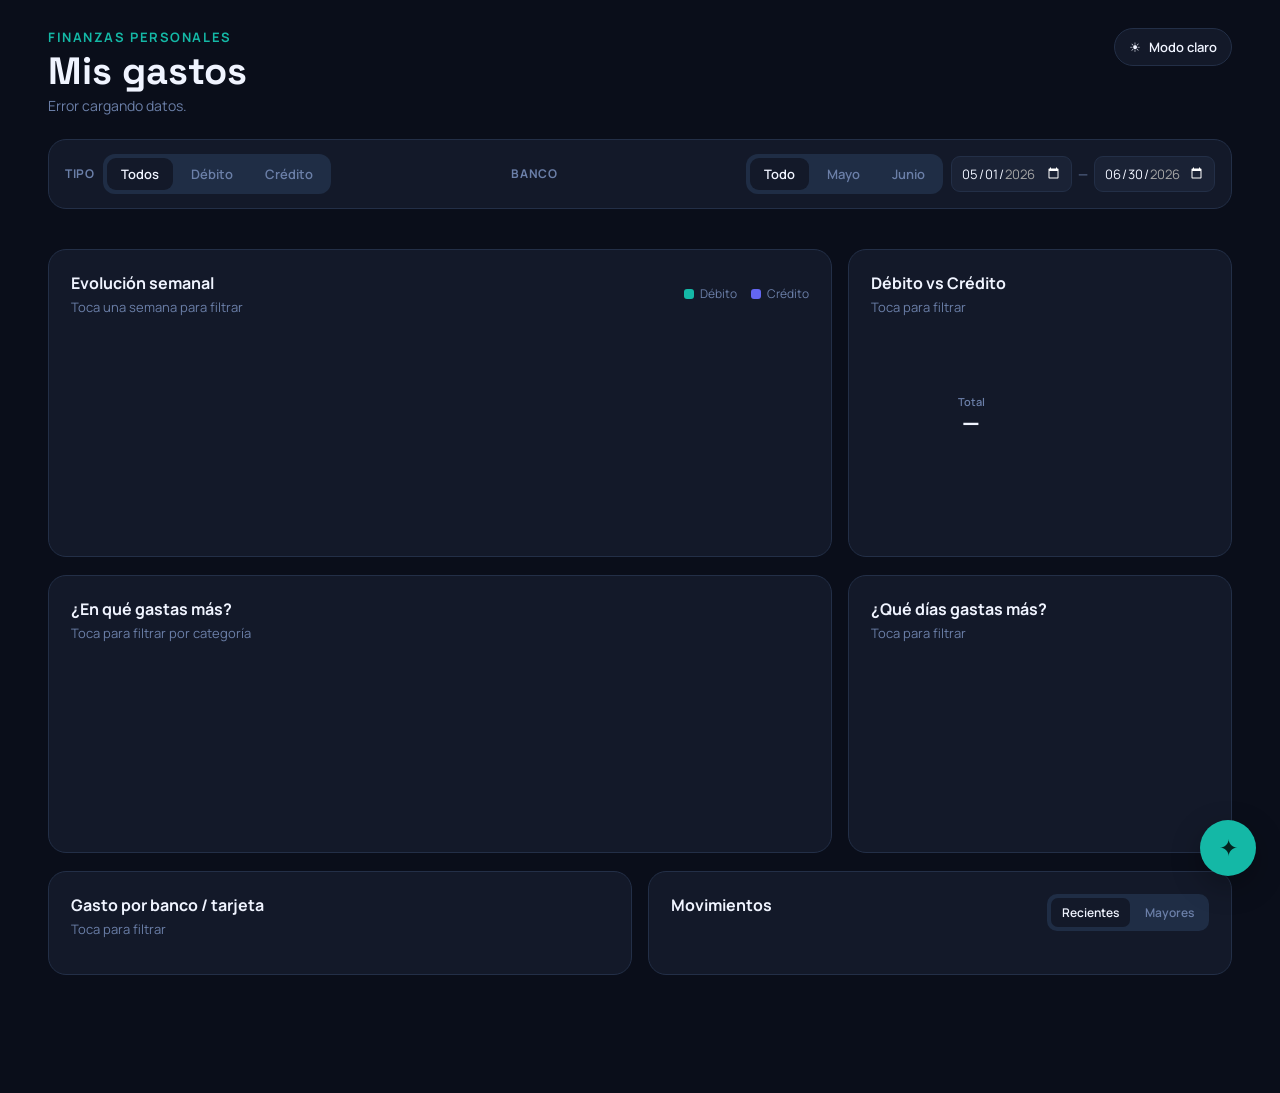
<file: dashboard/Dashboard de Gastos.dc.html>
<!DOCTYPE html>
<html lang="es">
<head>
<meta charset="utf-8">
<meta name="viewport" content="width=device-width, initial-scale=1">
<title>Mis gastos — Jean Pierre</title>
<link rel="preconnect" href="https://fonts.googleapis.com">
<link href="https://fonts.googleapis.com/css2?family=Manrope:wght@400;500;600;700;800&family=Space+Grotesk:wght@500;600;700&display=swap" rel="stylesheet">
<style>
*, *::before, *::after { box-sizing: border-box; margin: 0; padding: 0; }
:root {
  --bg: #0A0E1A; --surface: #131929; --surface-alt: #1a2235; --track: #1f2d45;
  --border: #232f47; --text: #f0f4ff; --muted: #6b7fa8; --deb: #14B8A6; --cred: #6366F1;
  color-scheme: dark;
}
body { font-family: 'Manrope', system-ui, sans-serif; background: var(--bg); color: var(--text); min-height: 100vh; }
.wrap { padding: 28px clamp(16px,4vw,48px) 100px; max-width: 1400px; margin: 0 auto; }

/* HEADER */
.eyebrow { font-size: 13px; font-weight: 700; letter-spacing: .12em; text-transform: uppercase; color: var(--deb); }
h1 { font-family: 'Space Grotesk', sans-serif; font-size: clamp(26px,4vw,38px); font-weight: 700; line-height: 1.05; margin: 6px 0 4px; }
.subtitle { color: var(--muted); font-size: 14px; }

/* CONTROLS */
.controls { display: flex; flex-wrap: wrap; gap: 14px; align-items: center; justify-content: space-between; background: var(--surface); border: 1px solid var(--border); border-radius: 18px; padding: 14px 16px; margin: 22px 0; }
.ctrl-group { display: flex; flex-wrap: wrap; gap: 8px; align-items: center; }
.ctrl-label { font-size: 12px; font-weight: 700; color: var(--muted); text-transform: uppercase; letter-spacing: .06em; }
.pill-group { display: flex; gap: 4px; background: var(--track); padding: 4px; border-radius: 12px; }
.pill { border: none; cursor: pointer; font-family: inherit; font-size: 13px; font-weight: 600; padding: 7px 14px; border-radius: 9px; background: transparent; color: var(--muted); transition: .15s; }
.pill.active { background: var(--surface); color: var(--text); }
.pill-outline { border: 1px solid var(--border); cursor: pointer; font-family: inherit; font-size: 13px; font-weight: 600; padding: 7px 13px; border-radius: 99px; background: transparent; color: var(--muted); transition: .15s; }
.pill-outline.active { border-color: var(--deb); color: var(--deb); background: rgba(20,184,166,.08); }
input[type=date] { border: 1px solid var(--border); background: var(--surface-alt); color: var(--text); border-radius: 9px; padding: 7px 9px; font-size: 13px; font-family: inherit; }

/* CHIPS */
.chips-bar { display: flex; align-items: center; flex-wrap: wrap; gap: 8px; background: var(--surface); border: 1px solid var(--border); border-radius: 14px; padding: 10px 14px; margin-bottom: 18px; }
.chip { display: flex; align-items: center; gap: 7px; border: 1px solid var(--border); background: var(--surface-alt); color: var(--text); cursor: pointer; font-family: inherit; font-size: 12px; font-weight: 600; padding: 6px 11px; border-radius: 99px; }
.chip-dot { width: 8px; height: 8px; border-radius: 99px; }
.chip-x { opacity: .55; font-weight: 700; margin-left: 1px; }
.chips-info { font-size: 12px; color: var(--muted); }
.clear-all { margin-left: auto; border: none; background: var(--text); color: var(--bg); cursor: pointer; font-family: inherit; font-size: 12px; font-weight: 700; padding: 7px 14px; border-radius: 99px; }

/* KPIs */
.kpis { display: grid; grid-template-columns: repeat(auto-fit, minmax(min(100%,230px),1fr)); gap: 16px; margin-bottom: 18px; }
.kpi { background: var(--surface); border: 1px solid var(--border); border-radius: 18px; padding: 20px; }
.kpi-label { font-size: 13px; color: var(--muted); font-weight: 600; }
.kpi-val { font-family: 'Space Grotesk', sans-serif; font-size: 34px; font-weight: 700; margin: 8px 0 6px; letter-spacing: -.01em; }
.kpi-sub { font-size: 13px; color: var(--muted); display: flex; align-items: center; gap: 6px; }
.delta-pos { color: #22c55e; font-weight: 700; }
.delta-neg { color: #f87171; font-weight: 700; }

/* CHART ROWS */
.row2 { display: grid; grid-template-columns: repeat(auto-fit, minmax(min(100%,340px),1fr)); gap: 16px; margin-bottom: 18px; }
.card { background: var(--surface); border: 1px solid var(--border); border-radius: 18px; padding: 22px; }
.card-title { font-size: 16px; font-weight: 700; margin-bottom: 4px; }
.card-sub { font-size: 13px; color: var(--muted); margin-bottom: 14px; }
.span2 { grid-column: span 2; min-width: 0; }

/* WEEKLY CHART */
.week-chart { display: flex; align-items: flex-end; gap: clamp(8px,2vw,22px); height: 200px; }
.week-col { flex: 1; min-width: 0; display: flex; flex-direction: column; align-items: center; gap: 10px; height: 100%; justify-content: flex-end; cursor: pointer; opacity: 1; transition: opacity .15s; }
.week-col.dimmed { opacity: .35; }
.week-col-label-top { font-size: 11px; font-weight: 700; color: var(--muted); font-variant-numeric: tabular-nums; }
.week-bar-wrap { width: 100%; max-width: 54px; flex: 1; display: flex; flex-direction: column; justify-content: flex-end; border-radius: 8px; overflow: hidden; background: var(--track); }
.week-bar-cred { background: var(--cred); }
.week-bar-deb { background: var(--deb); }
.week-col-label { font-size: 12px; font-weight: 600; color: var(--text); }
.week-legend { display: flex; gap: 14px; font-size: 12px; }
.week-legend span { display: flex; align-items: center; gap: 6px; color: var(--muted); }
.legend-dot { width: 10px; height: 10px; border-radius: 3px; display: inline-block; }

/* DONUT */
.donut-wrap { display: flex; align-items: center; gap: 18px; flex-wrap: wrap; justify-content: center; }
.donut-svg-wrap { position: relative; width: 170px; height: 170px; flex-shrink: 0; }
.donut-center { position: absolute; inset: 0; display: flex; flex-direction: column; align-items: center; justify-content: center; pointer-events: none; }
.donut-center-label { font-size: 11px; color: var(--muted); font-weight: 600; }
.donut-center-val { font-family: 'Space Grotesk', sans-serif; font-size: 20px; font-weight: 700; }
.donut-legend { display: flex; flex-direction: column; gap: 14px; min-width: 120px; }
.donut-item-label { display: flex; align-items: center; gap: 8px; font-size: 13px; color: var(--muted); }
.donut-item-val { font-family: 'Space Grotesk', sans-serif; font-size: 19px; font-weight: 700; }
.donut-item-sub { font-size: 12px; color: var(--muted); }

/* CATEGORIES */
.cat-list { display: flex; flex-direction: column; gap: 6px; }
.cat-row { display: flex; flex-direction: column; gap: 7px; cursor: pointer; padding: 8px 9px; margin: 0 -9px; border-radius: 11px; transition: background .15s, opacity .15s; }
.cat-row:hover { background: var(--surface-alt); }
.cat-row.dimmed { opacity: .35; }
.cat-row-top { display: flex; justify-content: space-between; align-items: center; }
.cat-row-left { display: flex; align-items: center; gap: 9px; min-width: 0; }
.cat-dot { width: 11px; height: 11px; border-radius: 4px; flex-shrink: 0; }
.cat-name { font-weight: 600; font-size: 14px; }
.cat-count { color: var(--muted); font-size: 12px; }
.cat-row-right { display: flex; align-items: baseline; gap: 8px; }
.cat-amt { font-weight: 700; font-size: 14px; font-variant-numeric: tabular-nums; }
.cat-pct { color: var(--muted); font-size: 12px; width: 38px; text-align: right; }
.cat-bar-bg { height: 9px; background: var(--track); border-radius: 99px; overflow: hidden; }
.cat-bar-fill { height: 100%; border-radius: 99px; }

/* DOW */
.dow-chart { display: flex; align-items: flex-end; gap: 6px; height: 170px; }
.dow-col { flex: 1; display: flex; flex-direction: column; align-items: center; gap: 8px; height: 100%; justify-content: flex-end; cursor: pointer; border-radius: 9px; padding: 6px 2px 4px; transition: background .15s; }
.dow-col:hover { background: var(--surface-alt); }
.dow-col.active { background: var(--track); }
.dow-col-top { font-size: 10px; font-weight: 700; color: var(--muted); font-variant-numeric: tabular-nums; }
.dow-bar { width: 100%; min-height: 4px; border-radius: 6px 6px 0 0; }
.dow-label { font-size: 11px; font-weight: 600; }

/* BANKS */
.banks-grid { display: grid; grid-template-columns: repeat(auto-fit, minmax(150px,1fr)); gap: 12px; }
.bank-card { background: var(--surface-alt); border: 1px solid var(--border); border-radius: 14px; padding: 14px; cursor: pointer; transition: opacity .15s, border-color .15s; }
.bank-card.dimmed { opacity: .35; }
.bank-card-top { display: flex; align-items: center; justify-content: space-between; }
.bank-name-row { display: flex; align-items: center; gap: 8px; min-width: 0; }
.bank-dot { width: 10px; height: 10px; border-radius: 99px; flex-shrink: 0; }
.bank-name { font-weight: 700; font-size: 14px; }
.bank-pct { font-size: 12px; color: var(--muted); }
.bank-val { font-family: 'Space Grotesk', sans-serif; font-size: 21px; font-weight: 700; margin-top: 10px; font-variant-numeric: tabular-nums; }
.bank-bar { display: flex; height: 7px; border-radius: 99px; overflow: hidden; margin-top: 10px; background: var(--track); }
.bank-sub { display: flex; justify-content: space-between; font-size: 11px; color: var(--muted); margin-top: 7px; }

/* TRANSACTIONS */
.tx-tabs { display: flex; gap: 4px; background: var(--track); padding: 4px; border-radius: 10px; }
.tx-tab { border: none; cursor: pointer; font-family: inherit; font-size: 12px; font-weight: 600; padding: 6px 11px; border-radius: 7px; background: transparent; color: var(--muted); transition: .15s; }
.tx-tab.active { background: var(--surface); color: var(--text); }
.tx-list { display: flex; flex-direction: column; }
.tx-row { display: flex; align-items: center; gap: 12px; padding: 10px 0; border-bottom: 1px solid var(--border); }
.tx-row:last-child { border-bottom: none; }
.tx-icon { width: 38px; height: 38px; border-radius: 11px; display: flex; align-items: center; justify-content: center; font-weight: 800; font-size: 14px; flex-shrink: 0; }
.tx-info { flex: 1; min-width: 0; }
.tx-merchant { font-weight: 600; font-size: 14px; white-space: nowrap; overflow: hidden; text-overflow: ellipsis; }
.tx-sub { font-size: 12px; color: var(--muted); }
.tx-right { text-align: right; flex-shrink: 0; }
.tx-amt { font-weight: 700; font-size: 14px; font-variant-numeric: tabular-nums; }
.tx-type { font-size: 11px; font-weight: 600; }
.auto-tag { font-size: 10px; color: var(--deb); font-weight: 700; }

/* CHAT FAB */
.chat-fab { position: fixed; right: 24px; bottom: 24px; width: 56px; height: 56px; padding: 0; display: flex; align-items: center; justify-content: center; background: var(--deb); color: #04231f; border: none; border-radius: 99px; box-shadow: 0 10px 30px rgba(0,0,0,.28); cursor: pointer; font-size: 23px; z-index: 61; }
.chat-panel { position: fixed; right: 24px; bottom: 92px; width: min(380px, calc(100vw - 48px)); height: min(540px, calc(100vh - 130px)); background: var(--surface); border: 1px solid var(--border); border-radius: 20px; box-shadow: 0 24px 60px rgba(0,0,0,.28); display: flex; flex-direction: column; overflow: hidden; z-index: 60; }
.chat-hidden { display: none !important; }
.chat-head { display: flex; align-items: center; gap: 11px; padding: 15px 17px; border-bottom: 1px solid var(--border); }
.chat-icon { width: 34px; height: 34px; border-radius: 11px; background: var(--deb); display: flex; align-items: center; justify-content: center; font-size: 17px; flex-shrink: 0; color: #04231f; }
.chat-head-title { font-weight: 700; font-size: 15px; }
.chat-head-sub { font-size: 12px; color: var(--muted); }
.chat-close { border: none; background: var(--track); color: var(--text); width: 30px; height: 30px; border-radius: 9px; cursor: pointer; font-size: 15px; margin-left: auto; flex-shrink: 0; }
.chat-messages { flex: 1; overflow-y: auto; padding: 16px; display: flex; flex-direction: column; gap: 12px; }
.chat-bubble { max-width: 85%; border-radius: 14px; padding: 10px 13px; font-size: 14px; line-height: 1.5; white-space: pre-wrap; word-break: break-word; border: 1px solid var(--border); }
.chat-bubble.ai { align-self: flex-start; background: var(--surface-alt); color: var(--text); }
.chat-bubble.user { align-self: flex-end; background: rgba(99,102,241,.15); border-color: rgba(99,102,241,.3); color: var(--text); }
.chat-loading { align-self: flex-start; background: var(--surface-alt); border: 1px solid var(--border); color: var(--muted); border-radius: 14px; padding: 10px 13px; font-size: 14px; }
.suggestions { display: flex; flex-direction: column; gap: 9px; margin-top: 4px; }
.sug-label { font-size: 12px; color: var(--muted); font-weight: 600; }
.sug-btn { text-align: left; border: 1px solid var(--border); background: var(--surface-alt); color: var(--text); cursor: pointer; font-family: inherit; font-size: 13px; font-weight: 500; padding: 10px 13px; border-radius: 12px; line-height: 1.4; transition: border-color .15s; }
.sug-btn:hover { border-color: var(--deb); }
.chat-input-row { display: flex; gap: 9px; padding: 13px 14px; border-top: 1px solid var(--border); }
.chat-input { flex: 1; min-width: 0; border: 1px solid var(--border); background: var(--surface-alt); color: var(--text); border-radius: 12px; padding: 11px 13px; font-size: 14px; font-family: inherit; outline: none; transition: border-color .15s; }
.chat-input:focus { border-color: var(--deb); }
.chat-send { border: none; background: var(--deb); color: #04231f; cursor: pointer; font-weight: 700; font-size: 15px; width: 44px; border-radius: 12px; flex-shrink: 0; }
.chat-send:disabled { opacity: .4; cursor: not-allowed; }

.theme-btn { display: flex; align-items: center; gap: 8px; border: 1px solid var(--border); background: var(--surface); color: var(--text); padding: 9px 14px; border-radius: 99px; cursor: pointer; font-size: 13px; font-weight: 600; font-family: inherit; }

/* LIGHT THEME */
body.light {
  --bg: #f4f6fb; --surface: #ffffff; --surface-alt: #f0f2f8; --track: #e8ecf4;
  --border: #dde2ee; --text: #111827; --muted: #6b7fa8;
  color-scheme: light;
}

@media (max-width: 640px) {
  .span2 { grid-column: span 1; }
}
</style>
</head>
<body>
<div class="wrap">

  <!-- HEADER -->
  <div style="display:flex;flex-wrap:wrap;gap:20px;align-items:flex-start;justify-content:space-between;margin-bottom:24px;">
    <div>
      <div class="eyebrow">Finanzas personales</div>
      <h1>Mis gastos</h1>
      <div class="subtitle" id="subtitle">Cargando datos…</div>
    </div>
    <button class="theme-btn" onclick="toggleTheme()"><span id="themeIcon">☀️</span><span id="themeLabel">Modo claro</span></button>
  </div>

  <!-- CONTROLS -->
  <div class="controls">
    <div class="ctrl-group">
      <span class="ctrl-label">Tipo</span>
      <div class="pill-group">
        <button class="pill active" data-type="all" onclick="setType(this)">Todos</button>
        <button class="pill" data-type="Débito" onclick="setType(this)">Débito</button>
        <button class="pill" data-type="Crédito" onclick="setType(this)">Crédito</button>
      </div>
    </div>
    <div class="ctrl-group">
      <span class="ctrl-label">Banco</span>
      <div id="bankBtns" style="display:flex;gap:4px;flex-wrap:wrap;"></div>
    </div>
    <div class="ctrl-group">
      <div class="pill-group">
        <button class="pill active" data-preset="all" onclick="setPreset(this)">Todo</button>
        <button class="pill" data-preset="mayo" onclick="setPreset(this)">Mayo</button>
        <button class="pill" data-preset="junio" onclick="setPreset(this)">Junio</button>
      </div>
      <div style="display:flex;align-items:center;gap:6px;font-size:13px;color:var(--muted);">
        <input type="date" id="startDate" value="2026-05-01" min="2026-05-01" max="2026-06-30" onchange="applyFilters()">
        <span>—</span>
        <input type="date" id="endDate" value="2026-06-30" min="2026-05-01" max="2026-06-30" onchange="applyFilters()">
      </div>
    </div>
  </div>

  <!-- ACTIVE CHIPS -->
  <div class="chips-bar" id="chipsBar" style="display:none;"></div>

  <!-- KPIs -->
  <div class="kpis" id="kpis"></div>

  <!-- WEEK + DONUT -->
  <div class="row2">
    <div class="card span2">
      <div style="display:flex;justify-content:space-between;align-items:center;margin-bottom:18px;">
        <div>
          <div class="card-title">Evolución semanal</div>
          <div class="card-sub" style="margin-bottom:0;">Toca una semana para filtrar</div>
        </div>
        <div class="week-legend">
          <span><i class="legend-dot" style="background:var(--deb);"></i>Débito</span>
          <span><i class="legend-dot" style="background:var(--cred);"></i>Crédito</span>
        </div>
      </div>
      <div class="week-chart" id="weekChart"></div>
    </div>
    <div class="card">
      <div class="card-title">Débito vs Crédito</div>
      <div class="card-sub">Toca para filtrar</div>
      <div class="donut-wrap">
        <div class="donut-svg-wrap">
          <svg id="donutSvg" width="170" height="170" viewBox="0 0 170 170"></svg>
          <div class="donut-center">
            <div class="donut-center-label">Total</div>
            <div class="donut-center-val" id="donutTotal">—</div>
          </div>
        </div>
        <div class="donut-legend" id="donutLegend"></div>
      </div>
    </div>
  </div>

  <!-- CATS + DOW -->
  <div class="row2">
    <div class="card span2">
      <div style="display:flex;justify-content:space-between;align-items:flex-start;margin-bottom:18px;">
        <div>
          <div class="card-title">¿En qué gastas más?</div>
          <div class="card-sub" id="catSubtitle" style="margin-bottom:0;">Toca para filtrar por categoría</div>
        </div>
        <button id="clearCatBtn" onclick="clearCat()" style="display:none;border:1px solid var(--border);background:var(--surface-alt);color:var(--text);cursor:pointer;font-family:inherit;font-size:12px;font-weight:600;padding:6px 11px;border-radius:99px;">✕ quitar</button>
      </div>
      <div class="cat-list" id="catList"></div>
    </div>
    <div class="card">
      <div style="display:flex;justify-content:space-between;align-items:flex-start;margin-bottom:18px;">
        <div>
          <div class="card-title">¿Qué días gastas más?</div>
          <div class="card-sub" style="margin-bottom:0;">Toca para filtrar</div>
        </div>
        <button id="clearDowBtn" onclick="clearDow()" style="display:none;border:1px solid var(--border);background:var(--surface-alt);color:var(--text);cursor:pointer;font-family:inherit;font-size:12px;font-weight:600;padding:6px 11px;border-radius:99px;">✕ quitar</button>
      </div>
      <div class="dow-chart" id="dowChart"></div>
    </div>
  </div>

  <!-- BANKS + TX -->
  <div class="row2">
    <div class="card">
      <div class="card-title">Gasto por banco / tarjeta</div>
      <div class="card-sub">Toca para filtrar</div>
      <div class="banks-grid" id="banksGrid"></div>
    </div>
    <div class="card">
      <div style="display:flex;justify-content:space-between;align-items:flex-start;margin-bottom:14px;">
        <div class="card-title">Movimientos</div>
        <div class="tx-tabs">
          <button class="tx-tab active" data-tab="recent" onclick="setTxTab(this)">Recientes</button>
          <button class="tx-tab" data-tab="top" onclick="setTxTab(this)">Mayores</button>
        </div>
      </div>
      <div class="tx-list" id="txList"></div>
    </div>
  </div>

</div>

<!-- CHAT -->
<div class="chat-panel chat-hidden" id="chatPanel">
  <div class="chat-head">
    <div class="chat-icon">✦</div>
    <div>
      <div class="chat-head-title">Asistente de gastos</div>
      <div class="chat-head-sub">Pregúntame sobre tus movimientos</div>
    </div>
    <button class="chat-close" onclick="toggleChat()">✕</button>
  </div>
  <div class="chat-messages" id="chatMessages">
    <div class="suggestions">
      <div class="sug-label">Prueba preguntar:</div>
      <button class="sug-btn" onclick="askSug(this)">¿En qué categoría gasté más?</button>
      <button class="sug-btn" onclick="askSug(this)">Compara mis gastos de mayo vs junio</button>
      <button class="sug-btn" onclick="askSug(this)">¿Cuáles son mis suscripciones activas?</button>
      <button class="sug-btn" onclick="askSug(this)">¿Qué día de la semana gasto más?</button>
    </div>
  </div>
  <div class="chat-input-row">
    <input class="chat-input" id="chatInput" placeholder="Escribe tu pregunta…" onkeydown="if(event.key==='Enter')sendChat()">
    <button class="chat-send" id="chatSend" onclick="sendChat()">↑</button>
  </div>
</div>
<button class="chat-fab" onclick="toggleChat()"><span id="fabIcon">✦</span></button>

<script>
const SHEET_ID = '1wuG1ufBPFv4N63NK-gTSgGi47j6k8qOVFhQkaWXPmrE';
const SHEET_NAME = 'Gastos Mayo-Junio 2026';
const USD_TO_SOL = 3.78;
const CAT_COLORS = ['#14B8A6','#6366F1','#f59e0b','#ec4899','#22c55e','#f97316','#06b6d4','#a78bfa','#84cc16','#e879f9'];
const BANK_COLORS = { BCP:'#1973C2', BBVA:'#8B5CF6', Interbank:'#13B355', SIP:'#FF7A00' };
const DOW_LABELS = ['Dom','Lun','Mar','Mié','Jue','Vie','Sáb'];

let raw = [];
let filters = { type:'all', bank:'all', cat:'', dow:-1, weekKey:'', start:'2026-05-01', end:'2026-06-30' };
let txTab = 'recent';
let chatOpen = false;
let chatHistory = [];
let darkMode = true;

function fmt(n) { return 'S/ ' + n.toFixed(0).replace(/\B(?=(\d{3})+(?!\d))/g,','); }
function fmtDec(n) { return 'S/ ' + n.toFixed(2).replace(/\B(?=(\d{3})+(?!\d))/g,','); }
function parseDate(s) {
  if (!s) return null;
  const p = s.split('/');
  if (p.length === 3) return new Date(+p[2], +p[1]-1, +p[0]);
  return null;
}

async function loadData() {
  const url = `https://docs.google.com/spreadsheets/d/${SHEET_ID}/gviz/tq?tqx=out:json&sheet=${encodeURIComponent(SHEET_NAME)}`;
  try {
    const res = await fetch(url);
    const text = await res.text();
    const json = JSON.parse(text.match(/google\.visualization\.Query\.setResponse\(([\s\S]*)\)/)[1]);
    raw = json.table.rows.map(r => {
      const moneda = r.c[2]?.v || 'Soles';
      const monto = parseFloat(r.c[3]?.v) || 0;
      return {
        fecha: r.c[0]?.v || '',
        hora: r.c[1]?.v || '',
        moneda,
        monto: moneda === 'Dólares' ? monto * USD_TO_SOL : monto,
        montoOrig: monto,
        banco: r.c[4]?.v || '',
        tipo: r.c[5]?.v || '',
        codigo: r.c[6]?.v || '',
        dest: r.c[7]?.v || '',
        cat: r.c[8]?.v || 'Otro',
        fuente: r.c[9]?.v || ''
      };
    }).filter(r => r.fecha && r.monto > 0);

    buildBankBtns();
    applyFilters();
  } catch(e) {
    document.getElementById('subtitle').textContent = 'Error cargando datos.';
  }
}

function getFiltered() {
  const s = filters.start ? new Date(filters.start) : null;
  const e = filters.end ? new Date(filters.end + 'T23:59:59') : null;
  return raw.filter(r => {
    if (filters.type !== 'all' && r.tipo !== filters.type) return false;
    if (filters.bank !== 'all' && r.banco !== filters.bank) return false;
    if (filters.cat && r.cat !== filters.cat) return false;
    const d = parseDate(r.fecha);
    if (d) {
      if (s && d < s) return false;
      if (e && d > e) return false;
    }
    if (filters.dow >= 0) {
      const d2 = parseDate(r.fecha);
      if (!d2 || d2.getDay() !== filters.dow) return false;
    }
    if (filters.weekKey) {
      const [yr, wkStr] = filters.weekKey.split('-W');
      const wk = +wkStr;
      const d3 = parseDate(r.fecha);
      if (!d3) return false;
      const itemWk = Math.ceil(d3.getDate()/7);
      const itemYr = d3.getFullYear();
      const itemMo = d3.getMonth() + 1;
      const keyMo = +yr.split('-')[1];
      if (!(itemYr+'-'+String(itemMo).padStart(2,'0') === yr && itemWk === wk)) return false;
    }
    return true;
  });
}

function applyFilters() {
  const data = getFiltered();
  renderSubtitle(data);
  renderChips();
  renderKPIs(data);
  renderWeekChart();
  renderDonut(data);
  renderCats(data);
  renderDow();
  renderBanks(data);
  renderTx(data);
}

function renderSubtitle(data) {
  const total = data.reduce((s,r) => s+r.monto, 0);
  document.getElementById('subtitle').textContent =
    `${document.getElementById('startDate').value} — ${document.getElementById('endDate').value} · ${data.length} movimientos · montos en S/ (US$ × ${USD_TO_SOL})`;
}

function renderChips() {
  const bar = document.getElementById('chipsBar');
  const chips = [];
  if (filters.type !== 'all') chips.push({ label: filters.type, key: 'type' });
  if (filters.bank !== 'all') chips.push({ label: filters.bank, key: 'bank' });
  if (filters.cat) chips.push({ label: filters.cat, key: 'cat' });
  if (filters.dow >= 0) chips.push({ label: DOW_LABELS[filters.dow], key: 'dow' });
  if (chips.length === 0) { bar.style.display = 'none'; return; }
  bar.style.display = 'flex';
  const data = getFiltered();
  const total = data.reduce((s,r) => s+r.monto, 0);
  bar.innerHTML = `<span class="ctrl-label">Filtros activos</span>` +
    chips.map(c => `<button class="chip" onclick="clearFilter('${c.key}')"><span class="chip-dot" style="background:var(--deb);"></span>${c.label}<span class="chip-x">✕</span></button>`).join('') +
    `<span class="chips-info">→ ${data.length} mov · ${fmt(total)}</span>` +
    `<button class="clear-all" onclick="clearAllFilters()">Limpiar todo</button>`;
}

function clearFilter(key) {
  if (key === 'type') { filters.type = 'all'; document.querySelectorAll('[data-type]').forEach(b => b.classList.toggle('active', b.dataset.type==='all')); }
  if (key === 'bank') { filters.bank = 'all'; document.querySelectorAll('[data-bank]').forEach(b => b.classList.toggle('active', b.dataset.bank==='all')); }
  if (key === 'cat') { filters.cat = ''; }
  if (key === 'dow') { filters.dow = -1; }
  applyFilters();
}
function clearAllFilters() {
  filters.type = 'all'; filters.bank = 'all'; filters.cat = ''; filters.dow = -1; filters.weekKey = '';
  document.querySelectorAll('[data-type]').forEach(b => b.classList.toggle('active', b.dataset.type==='all'));
  document.querySelectorAll('[data-bank]').forEach(b => b.classList.toggle('active', b.dataset.bank==='all'));
  applyFilters();
}

function renderKPIs(data) {
  const total = data.reduce((s,r) => s+r.monto, 0);
  const deb = data.filter(r => r.tipo==='Débito');
  const cred = data.filter(r => r.tipo==='Crédito');
  const debAmt = deb.reduce((s,r) => s+r.monto, 0);
  const credAmt = cred.reduce((s,r) => s+r.monto, 0);
  const days = Math.max(1, (new Date(filters.end) - new Date(filters.start)) / 86400000 + 1);
  const avg = total / days;

  // Compare with previous equal period
  const pStart = new Date(filters.start);
  const pEnd = new Date(filters.end);
  const diff = pEnd - pStart;
  const prevEnd = new Date(pStart.getTime() - 86400000);
  const prevStart = new Date(prevEnd.getTime() - diff);
  const prev = raw.filter(r => {
    const d = parseDate(r.fecha);
    return d && d >= prevStart && d <= prevEnd;
  }).reduce((s,r) => s+r.monto, 0);
  const deltaLabel = prev > 0 ? (((total-prev)/prev)*100).toFixed(0)+'%' : '—';
  const deltaPos = total <= prev;

  document.getElementById('kpis').innerHTML = `
    <div class="kpi">
      <div class="kpi-label">Total gastado</div>
      <div class="kpi-val">${fmt(total)}</div>
      <div class="kpi-sub">
        <span class="${deltaPos?'delta-pos':'delta-neg'}">${deltaPos?'▼':'▲'} ${deltaLabel}</span>
        <span>vs periodo anterior</span>
      </div>
    </div>
    <div class="kpi">
      <div class="kpi-label" style="display:flex;align-items:center;gap:8px;"><span style="width:9px;height:9px;border-radius:99px;background:var(--deb);display:inline-block;"></span>Débito</div>
      <div class="kpi-val">${fmt(debAmt)}</div>
      <div class="kpi-sub">${total>0?(debAmt/total*100).toFixed(0):0}% del total · ${deb.length} mov</div>
    </div>
    <div class="kpi">
      <div class="kpi-label" style="display:flex;align-items:center;gap:8px;"><span style="width:9px;height:9px;border-radius:99px;background:var(--cred);display:inline-block;"></span>Crédito</div>
      <div class="kpi-val">${fmt(credAmt)}</div>
      <div class="kpi-sub">${total>0?(credAmt/total*100).toFixed(0):0}% del total · ${cred.length} mov</div>
    </div>
    <div class="kpi">
      <div class="kpi-label">Promedio diario</div>
      <div class="kpi-val">${fmt(avg)}</div>
      <div class="kpi-sub">${data.length} movimientos · ${Math.round(days)} días</div>
    </div>`;
}

function renderWeekChart() {
  // Group ALL filtered data (without weekKey) by week
  const saved = filters.weekKey;
  filters.weekKey = '';
  const data = getFiltered();
  filters.weekKey = saved;

  const weeks = {};
  data.forEach(r => {
    const d = parseDate(r.fecha);
    if (!d) return;
    const yr = d.getFullYear();
    const mo = String(d.getMonth()+1).padStart(2,'0');
    const wk = Math.ceil(d.getDate()/7);
    const key = `${yr}-${mo}-W${wk}`;
    if (!weeks[key]) weeks[key] = { deb:0, cred:0, label:'' };
    if (r.tipo==='Débito') weeks[key].deb += r.monto;
    else weeks[key].cred += r.monto;
    const moNames = ['','Ene','Feb','Mar','Abr','May','Jun','Jul','Ago','Sep','Oct','Nov','Dic'];
    weeks[key].label = `${moNames[+mo]} S${wk}`;
  });

  const keys = Object.keys(weeks).sort();
  const maxVal = Math.max(...keys.map(k => weeks[k].deb + weeks[k].cred), 1);

  const chart = document.getElementById('weekChart');
  chart.innerHTML = keys.map(k => {
    const w = weeks[k];
    const tot = w.deb + w.cred;
    const debPct = (w.deb/maxVal*100).toFixed(1);
    const credPct = (w.cred/maxVal*100).toFixed(1);
    const isActive = filters.weekKey === k;
    const isDimmed = filters.weekKey && !isActive;
    return `<div class="week-col${isDimmed?' dimmed':''}" onclick="toggleWeek('${k}')" style="${isActive?'outline:2px solid var(--deb);outline-offset:3px;border-radius:8px;':''}">
      <div class="week-col-label-top">${fmt(tot)}</div>
      <div class="week-bar-wrap">
        <div class="week-bar-cred" style="height:${credPct}%;"></div>
        <div class="week-bar-deb" style="height:${debPct}%;"></div>
      </div>
      <div class="week-col-label">${w.label}</div>
    </div>`;
  }).join('');
}

function toggleWeek(k) {
  filters.weekKey = filters.weekKey === k ? '' : k;
  applyFilters();
}

function renderDonut(data) {
  const deb = data.filter(r=>r.tipo==='Débito').reduce((s,r)=>s+r.monto,0);
  const cred = data.filter(r=>r.tipo==='Crédito').reduce((s,r)=>s+r.monto,0);
  const total = deb + cred;

  document.getElementById('donutTotal').textContent = fmt(total);

  const svg = document.getElementById('donutSvg');
  const r = 70, cx = 85, cy = 85, stroke = 28;
  const circ = 2*Math.PI*r;
  const debFrac = total > 0 ? deb/total : 0.5;
  const credFrac = 1 - debFrac;

  svg.innerHTML = `
    <circle cx="${cx}" cy="${cy}" r="${r}" fill="none" stroke="var(--track)" stroke-width="${stroke}"/>
    <circle cx="${cx}" cy="${cy}" r="${r}" fill="none" stroke="var(--deb)" stroke-width="${stroke}"
      stroke-dasharray="${(debFrac*circ).toFixed(2)} ${((1-debFrac)*circ).toFixed(2)}"
      stroke-dashoffset="${(circ*0.25).toFixed(2)}" stroke-linecap="butt"
      style="cursor:pointer;transition:.3s;" onclick="toggleType('Débito')"/>
    <circle cx="${cx}" cy="${cy}" r="${r}" fill="none" stroke="var(--cred)" stroke-width="${stroke}"
      stroke-dasharray="${(credFrac*circ).toFixed(2)} ${((1-credFrac)*circ).toFixed(2)}"
      stroke-dashoffset="${(circ*(0.25-debFrac)).toFixed(2)}" stroke-linecap="butt"
      style="cursor:pointer;transition:.3s;" onclick="toggleType('Crédito')"/>`;

  document.getElementById('donutLegend').innerHTML = `
    <div>
      <div class="donut-item-label"><span class="legend-dot" style="background:var(--deb);"></span>Débito</div>
      <div class="donut-item-val">${fmt(deb)}</div>
      <div class="donut-item-sub">${total>0?(deb/total*100).toFixed(0):0}%</div>
    </div>
    <div>
      <div class="donut-item-label"><span class="legend-dot" style="background:var(--cred);"></span>Crédito</div>
      <div class="donut-item-val">${fmt(cred)}</div>
      <div class="donut-item-sub">${total>0?(cred/total*100).toFixed(0):0}%</div>
    </div>`;
}

function toggleType(t) {
  filters.type = filters.type === t ? 'all' : t;
  document.querySelectorAll('[data-type]').forEach(b => b.classList.toggle('active', b.dataset.type === filters.type || (filters.type==='all' && b.dataset.type==='all')));
  applyFilters();
}

function renderCats(data) {
  const cats = {};
  data.forEach(r => { cats[r.cat] = (cats[r.cat]||{amt:0,count:0}); cats[r.cat].amt += r.monto; cats[r.cat].count++; });
  const sorted = Object.entries(cats).sort((a,b)=>b[1].amt-a[1].amt);
  const maxAmt = sorted[0]?.[1].amt || 1;
  const total = sorted.reduce((s,[,v])=>s+v.amt,0);

  document.getElementById('clearCatBtn').style.display = filters.cat ? '' : 'none';
  document.getElementById('catSubtitle').textContent = filters.cat ? `Filtrado: ${filters.cat}` : 'Toca para filtrar por categoría';

  document.getElementById('catList').innerHTML = sorted.map(([name, v], i) => {
    const color = CAT_COLORS[i % CAT_COLORS.length];
    const isDimmed = filters.cat && filters.cat !== name;
    return `<div class="cat-row${isDimmed?' dimmed':''}" onclick="setCat('${name.replace(/'/g,"\\'")}')">
      <div class="cat-row-top">
        <div class="cat-row-left">
          <span class="cat-dot" style="background:${color};"></span>
          <span class="cat-name">${name}</span>
          <span class="cat-count">${v.count} mov</span>
        </div>
        <div class="cat-row-right">
          <span class="cat-amt">${fmt(v.amt)}</span>
          <span class="cat-pct">${total>0?(v.amt/total*100).toFixed(0):0}%</span>
        </div>
      </div>
      <div class="cat-bar-bg"><div class="cat-bar-fill" style="width:${(v.amt/maxAmt*100).toFixed(1)}%;background:${color};"></div></div>
    </div>`;
  }).join('');
}
function setCat(c) { filters.cat = filters.cat===c ? '' : c; applyFilters(); }
function clearCat() { filters.cat = ''; applyFilters(); }

function renderDow() {
  const saved = filters.dow;
  filters.dow = -1;
  const data = getFiltered();
  filters.dow = saved;

  const dows = Array(7).fill(0);
  data.forEach(r => { const d = parseDate(r.fecha); if (d) dows[d.getDay()] += r.monto; });
  const maxDow = Math.max(...dows, 1);

  document.getElementById('clearDowBtn').style.display = filters.dow >= 0 ? '' : 'none';

  document.getElementById('dowChart').innerHTML = dows.map((amt, i) => {
    const pct = (amt/maxDow*100).toFixed(1);
    const isActive = filters.dow === i;
    const color = isActive ? 'var(--deb)' : 'var(--cred)';
    return `<div class="dow-col${isActive?' active':''}" onclick="setDow(${i})">
      <div class="dow-col-top">${fmt(amt)}</div>
      <div class="dow-bar" style="height:${pct}%;background:${color};"></div>
      <div class="dow-label" style="color:${isActive?'var(--deb)':'var(--muted)'};">${DOW_LABELS[i]}</div>
    </div>`;
  }).join('');
}
function setDow(i) { filters.dow = filters.dow===i ? -1 : i; applyFilters(); }
function clearDow() { filters.dow = -1; applyFilters(); }

function buildBankBtns() {
  const banks = [...new Set(raw.map(r=>r.banco))].sort();
  const wrap = document.getElementById('bankBtns');
  wrap.innerHTML = `<button class="pill-outline active" data-bank="all" onclick="setBank(this)">Todos</button>` +
    banks.map(b => `<button class="pill-outline" data-bank="${b}" onclick="setBank(this)" style="--bank-color:${BANK_COLORS[b]||'var(--deb)'}">${b}</button>`).join('');
}

function setBank(el) {
  filters.bank = el.dataset.bank;
  document.querySelectorAll('[data-bank]').forEach(b => b.classList.toggle('active', b.dataset.bank===filters.bank));
  applyFilters();
}

function renderBanks(data) {
  const banks = {};
  data.forEach(r => {
    if (!banks[r.banco]) banks[r.banco] = {amt:0,deb:0,cred:0};
    banks[r.banco].amt += r.monto;
    if (r.tipo==='Débito') banks[r.banco].deb += r.monto;
    else banks[r.banco].cred += r.monto;
  });
  const total = Object.values(banks).reduce((s,v)=>s+v.amt,0);
  const sorted = Object.entries(banks).sort((a,b)=>b[1].amt-a[1].amt);

  document.getElementById('banksGrid').innerHTML = sorted.map(([name, v]) => {
    const color = BANK_COLORS[name] || 'var(--deb)';
    const isDimmed = filters.bank !== 'all' && filters.bank !== name;
    const debPct = v.amt>0?(v.deb/v.amt*100).toFixed(1):0;
    const credPct = v.amt>0?(v.cred/v.amt*100).toFixed(1):0;
    return `<div class="bank-card${isDimmed?' dimmed':''}" onclick="selectBank('${name}')" style="${filters.bank===name?'border-color:'+color+';':''}">
      <div class="bank-card-top">
        <div class="bank-name-row"><span class="bank-dot" style="background:${color};"></span><span class="bank-name">${name}</span></div>
        <span class="bank-pct">${total>0?(v.amt/total*100).toFixed(0):0}%</span>
      </div>
      <div class="bank-val">${fmt(v.amt)}</div>
      <div class="bank-bar"><div style="width:${debPct}%;background:var(--deb);"></div><div style="width:${credPct}%;background:var(--cred);"></div></div>
      <div class="bank-sub"><span>Déb ${fmt(v.deb)}</span><span>Créd ${fmt(v.cred)}</span></div>
    </div>`;
  }).join('');
}
function selectBank(b) {
  filters.bank = filters.bank===b ? 'all' : b;
  document.querySelectorAll('[data-bank]').forEach(el => el.classList.toggle('active', el.dataset.bank===filters.bank));
  applyFilters();
}

function renderTx(data) {
  let list = [...data];
  if (txTab==='top') list.sort((a,b)=>b.monto-a.monto);
  else list.sort((a,b) => { const da=parseDate(a.fecha),db=parseDate(b.fecha); return (db||0)-(da||0); });
  list = list.slice(0,12);

  document.getElementById('txList').innerHTML = list.map(r => {
    const color = r.tipo==='Débito' ? 'var(--deb)' : 'var(--cred)';
    const tint = r.tipo==='Débito' ? 'rgba(20,184,166,.15)' : 'rgba(99,102,241,.15)';
    const initial = (r.dest[0]||'?').toUpperCase();
    const isAuto = r.fuente?.includes('Claude');
    return `<div class="tx-row">
      <span class="tx-icon" style="background:${tint};color:${color};">${initial}</span>
      <div class="tx-info">
        <div class="tx-merchant">${r.dest} ${isAuto?'<span class="auto-tag">⚡auto</span>':''}</div>
        <div class="tx-sub">${r.fecha}${r.hora?' · '+r.hora:''} · ${r.cat}</div>
      </div>
      <div class="tx-right">
        <div class="tx-amt" style="color:${color};">${fmtDec(r.monto)}</div>
        <div class="tx-type" style="color:${color};">${r.tipo}</div>
      </div>
    </div>`;
  }).join('');
}

function setTxTab(el) {
  txTab = el.dataset.tab;
  document.querySelectorAll('.tx-tab').forEach(b=>b.classList.toggle('active',b===el));
  renderTx(getFiltered());
}

function setType(el) {
  filters.type = el.dataset.type;
  document.querySelectorAll('[data-type]').forEach(b=>b.classList.toggle('active',b===el));
  applyFilters();
}

function setPreset(el) {
  document.querySelectorAll('[data-preset]').forEach(b=>b.classList.toggle('active',b===el));
  const p = el.dataset.preset;
  if (p==='mayo') { filters.start='2026-05-01'; filters.end='2026-05-31'; }
  else if (p==='junio') { filters.start='2026-06-01'; filters.end='2026-06-30'; }
  else { filters.start='2026-05-01'; filters.end='2026-06-30'; }
  document.getElementById('startDate').value = filters.start;
  document.getElementById('endDate').value = filters.end;
  applyFilters();
}

function toggleTheme() {
  darkMode = !darkMode;
  document.body.classList.toggle('light', !darkMode);
  document.getElementById('themeIcon').textContent = darkMode ? '☀️' : '🌙';
  document.getElementById('themeLabel').textContent = darkMode ? 'Modo claro' : 'Modo oscuro';
}

// ─── CHAT ───
function toggleChat() {
  chatOpen = !chatOpen;
  document.getElementById('chatPanel').classList.toggle('chat-hidden', !chatOpen);
  document.getElementById('fabIcon').textContent = chatOpen ? '✕' : '✦';
}
function askSug(el) {
  document.getElementById('chatInput').value = el.textContent;
  sendChat();
}
async function sendChat() {
  const input = document.getElementById('chatInput');
  const btn = document.getElementById('chatSend');
  const text = input.value.trim();
  if (!text || btn.disabled) return;
  input.value = ''; btn.disabled = true;

  const msgs = document.getElementById('chatMessages');
  // Remove suggestions on first message
  const sugs = msgs.querySelector('.suggestions');
  if (sugs) sugs.remove();

  appendBubble('user', text);
  const loadEl = document.createElement('div');
  loadEl.className = 'chat-loading'; loadEl.textContent = 'Analizando tus gastos…';
  msgs.appendChild(loadEl); msgs.scrollTop = msgs.scrollHeight;

  chatHistory.push({ role:'user', content: text });

  const data = getFiltered();
  const context = buildContext(data);

  try {
    const res = await fetch('https://api.anthropic.com/v1/messages', {
      method: 'POST',
      headers: { 'Content-Type': 'application/json' },
      body: JSON.stringify({
        model: 'claude-sonnet-4-6',
        max_tokens: 1000,
        system: `Eres un asistente financiero personal para Jean Pierre Segil, analista de marketing en Lima, Perú. Analizas sus gastos y das insights útiles y concisos. Responde en español, de forma directa y amigable. Usa S/ para soles y $ para dólares. Da números específicos. Puedes detectar patrones y dar recomendaciones prácticas.\n\nDATOS DEL PERÍODO SELECCIONADO:\n${context}`,
        messages: chatHistory
      })
    });
    const d = await res.json();
    const reply = d.content?.[0]?.text || 'No pude procesar tu pregunta.';
    chatHistory.push({ role:'assistant', content: reply });
    loadEl.remove();
    appendBubble('ai', reply);
  } catch(e) {
    loadEl.remove();
    appendBubble('ai', 'Error conectando con la IA. Intenta de nuevo.');
  }
  btn.disabled = false;
}
function appendBubble(role, text) {
  const msgs = document.getElementById('chatMessages');
  const el = document.createElement('div');
  el.className = `chat-bubble ${role}`;
  el.textContent = text;
  msgs.appendChild(el);
  msgs.scrollTop = msgs.scrollHeight;
}
function buildContext(data) {
  const total = data.reduce((s,r)=>s+r.monto,0);
  const deb = data.filter(r=>r.tipo==='Débito').reduce((s,r)=>s+r.monto,0);
  const cred = data.filter(r=>r.tipo==='Crédito').reduce((s,r)=>s+r.monto,0);
  const cats = {};
  data.forEach(r => { cats[r.cat]=(cats[r.cat]||0)+r.monto; });
  const banks = {};
  data.forEach(r => { banks[r.banco]=(banks[r.banco]||0)+r.monto; });
  const mayo = raw.filter(r=>r.fecha.includes('/05/')).reduce((s,r)=>s+r.monto,0);
  const junio = raw.filter(r=>r.fecha.includes('/06/')).reduce((s,r)=>s+r.monto,0);
  return [
    `Total: S/ ${total.toFixed(2)} (${data.length} movimientos)`,
    `Débito: S/ ${deb.toFixed(2)} | Crédito: S/ ${cred.toFixed(2)}`,
    `Mayo 2026: S/ ${mayo.toFixed(2)} | Junio 2026: S/ ${junio.toFixed(2)}`,
    `\nPor categoría:\n${Object.entries(cats).sort((a,b)=>b[1]-a[1]).map(([k,v])=>`  ${k}: S/ ${v.toFixed(2)}`).join('\n')}`,
    `\nPor banco:\n${Object.entries(banks).sort((a,b)=>b[1]-a[1]).map(([k,v])=>`  ${k}: S/ ${v.toFixed(2)}`).join('\n')}`,
    `\nÚltimos 5 movimientos:\n${data.slice(-5).reverse().map(r=>`  ${r.fecha} | ${r.dest} | S/ ${r.monto.toFixed(2)} | ${r.cat}`).join('\n')}`
  ].join('\n');
}

loadData();
</script>
</body>
</html>
</file>
